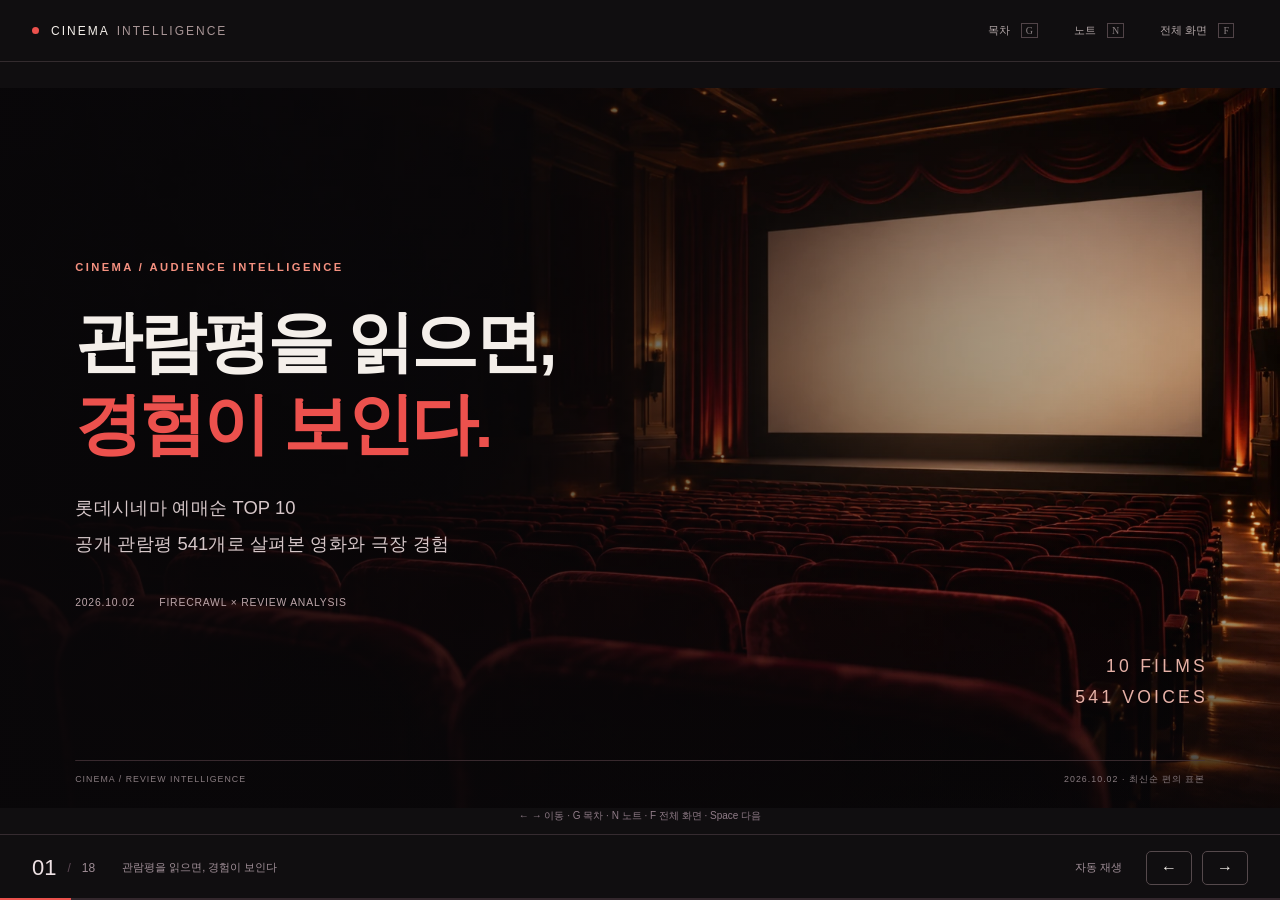
<file: index.html>
<!doctype html><html lang="ko"><head><meta charset="utf-8"><meta name="viewport" content="width=device-width,initial-scale=1"><meta name="theme-color" content="#100e10"><meta name="description" content="롯데시네마 예매순 상위 10편, 공개 관람평 541개 분석. 애니메이션과 인터랙티브 차트로 보는 영화와 극장 경험."><title>관람평을 읽으면, 경험이 보인다 | Cinema Intelligence</title><link rel="stylesheet" href="style.css"></head><body><a class="skip" href="#stage">본문으로 이동</a><header class="app-header"><a class="wordmark" href="#1"><span class="red-dot"></span>CINEMA <b>INTELLIGENCE</b></a><div class="header-actions"><button id="overviewBtn" aria-label="슬라이드 목차">목차 <kbd>G</kbd></button><button id="notesBtn" aria-label="발표자 노트">노트 <kbd>N</kbd></button><button id="fullBtn" aria-label="전체 화면">전체 화면 <kbd>F</kbd></button></div></header><main id="viewport"><div id="stage" tabindex="-1"><section class="slide cover" id="slide-1" aria-label="1. 관람평을 읽으면, 경험이 보인다" data-title="관람평을 읽으면, 경험이 보인다" data-notes="인기 기준은 현재 상영작 목록의 예매순입니다. 541개는 관객 수가 아니라 수집 리뷰 수입니다. 생성 이미지는 분석 결과를 보조하는 콘셉트 이미지입니다."><div class="slide-inner"><div class="cover-copy"><div class="eyebrow reveal">CINEMA / AUDIENCE INTELLIGENCE</div><h1 class="reveal">관람평을 읽으면,<br><em>경험이 보인다.</em></h1><p class="cover-sub reveal">롯데시네마 예매순 TOP 10<br>공개 관람평 541개로 살펴본 영화와 극장 경험</p><div class="cover-meta reveal"><span>2026.10.02</span><span>FIRECRAWL × REVIEW ANALYSIS</span></div></div><div class="cover-stamp reveal">10 FILMS<br>541 VOICES</div></div><footer class="slide-footer"><span>CINEMA / REVIEW INTELLIGENCE</span><span>2026.10.02 · 최신순 편의 표본</span></footer></section><section class="slide " id="slide-2" aria-label="2. 평가의 중심에는 서로 다른 기대가 있다" data-title="평가의 중심에는 서로 다른 기대가 있다" data-notes="전체 표시 리뷰 합계 15,345개 중 541개를 수집했습니다. 감성 결과는 단어 표현의 단서이며 만족도 조사 결과가 아닙니다."><div class="slide-inner"><div class="eyebrow reveal">01 / THE BIG PICTURE</div><h2 class="reveal">평가의 중심에는<br><em>서로 다른 기대</em>가 있다.</h2><p class="lead reveal">배우의 연기, 이야기의 완성도, 그리고 극장에서의 경험.</p><div class="metric-grid"><div class="metric reveal"><span>분석 대상 영화</span><strong data-count="10">0</strong><p>예매순 상위 10편</p></div><div class="metric reveal"><span>수집된 공개 관람평</span><strong data-count="541">0</strong><p>최신순 편의 표본</p></div><div class="metric reveal"><span>전체 관람평 표시 합계</span><strong data-count="15345">0</strong><p>각 상세 페이지의 표시 수 합계</p></div></div><div class="thesis reveal"><span>분석의 관점</span><p>영화의 강점과 관람 경험의 불만을<br>함께 읽어야 개선 지점이 보인다.</p></div></div><footer class="slide-footer"><span>CINEMA / REVIEW INTELLIGENCE</span><span>2026.10.02 · 최신순 편의 표본</span></footer></section><section class="slide " id="slide-3" aria-label="3. 인기는 예매순, 리뷰 규모는 또 다른 축" data-title="인기는 예매순, 리뷰 규모는 또 다른 축" data-notes="오디세이의 전체 리뷰 표시 수가 가장 많지만 예매순은 5위입니다. 예매순과 누적 리뷰 규모는 서로 다른 정보입니다."><div class="slide-inner"><div class="eyebrow reveal">02 / THE COHORT</div><h2 class="reveal">인기는 예매순.<br><em>리뷰 규모는 또 다른 축.</em></h2><p class="lead reveal">예매순 상위 10편 · 막대는 전체 관람평 표시 수</p><div id="cohort" class="chart reveal " aria-live="polite"></div><p class="chart-note">순서는 롯데시네마 목록의 예매순입니다. 막대 길이는 예매율이나 수집 리뷰 수가 아닙니다.</p></div><footer class="slide-footer"><span>CINEMA / REVIEW INTELLIGENCE</span><span>2026.10.02 · 최신순 편의 표본</span></footer></section><section class="slide " id="slide-4" aria-label="4. 동일한 60개도 대표하는 범위가 다르다" data-title="동일한 60개도 대표하는 범위가 다르다" data-notes="541개는 15,345개의 3.53%입니다. VR 콘서트는 표시된 16개를 모두 확보했지만 작은 표본입니다. 영화별 리뷰 작성 기간도 다릅니다."><div class="slide-inner"><div class="eyebrow reveal">03 / SAMPLE COVERAGE</div><h2 class="reveal">같은 60개라도,<br><em>관찰한 범위는 다르다.</em></h2><p class="lead reveal">수집 비중 = 수집 리뷰 / 해당 영화의 전체 관람평 표시 수</p><div id="coverage" class="chart reveal " aria-live="polite"></div><p class="chart-note">100% 수집된 VR 콘서트도 n=16입니다. 표본 비중이 크다고 관객 전체를 대표하는 것은 아닙니다.</p></div><footer class="slide-footer"><span>CINEMA / REVIEW INTELLIGENCE</span><span>2026.10.02 · 최신순 편의 표본</span></footer></section><section class="slide " id="slide-5" aria-label="5. 감성 표현의 분포" data-title="감성 표현의 분포" data-notes="긍정 단서 46.2%를 만족률이라고 말하면 안 됩니다. 반어, 문맥, 장르 기대를 완전히 포착하는 모델이 아닙니다. 혼합은 긍정과 부정 표현이 함께 등장하는 리뷰입니다."><div class="slide-inner"><div class="eyebrow reveal">04 / LANGUAGE SIGNALS</div><h2 class="reveal">칭찬과 불만을 세되,<br><em>만족도로 읽지는 않는다.</em></h2><p class="lead reveal">공개된 표현 사전으로 분류한 541개 리뷰의 언어 단서</p><div class="split"><div><div id="sentiment" class="chart reveal " aria-live="polite"></div></div><div class="signal-copy reveal"><div class="bigline"><b>250</b><span>긍정 단서만 매칭</span></div><div class="bigline"><b>226</b><span>사전 표현 미매칭</span></div><p>‘단서 없음’은 중립이라는 뜻이 아닙니다.<br>짧은 리뷰, 은유, 맞춤법 변형을 놓칠 수 있습니다.</p><div class="pill">규칙 기반 분류 · 정확도 검증 없음</div></div></div><p class="chart-note">긍정 250 · 부정 42 · 혼합 23 · 단서 없음 226. 일부 부정 표현과 굿즈의 오매칭을 보정했습니다.</p></div><footer class="slide-footer"><span>CINEMA / REVIEW INTELLIGENCE</span><span>2026.10.02 · 최신순 편의 표본</span></footer></section><section class="slide " id="slide-6" aria-label="6. 영화마다 표현의 조합이 다르다" data-title="영화마다 표현의 조합이 다르다" data-notes="특히 VR 콘서트는 16개, 암살자(들)는 45개, 나머지 8편은 60개입니다. 분모 차이와 작성 시점 차이를 고려해야 합니다."><div class="slide-inner"><div class="eyebrow reveal">05 / SIGNAL MIX</div><h2 class="reveal">영화마다<br><em>표현의 조합이 다르다.</em></h2><p class="lead reveal">100% 누적 막대 · 영화별 수집 표본 내 비중</p><div id="sentimentMovies" class="chart reveal " aria-live="polite"></div><p class="chart-note">긍정·부정 표현의 매칭 비중입니다. 평점·만족도·영화의 우열을 비교하는 그래프가 아닙니다.</p></div><footer class="slide-footer"><span>CINEMA / REVIEW INTELLIGENCE</span><span>2026.10.02 · 최신순 편의 표본</span></footer></section><section class="slide " id="slide-7" aria-label="7. 서사와 배우가 가장 자주 포착됐다" data-title="서사와 배우가 가장 자주 포착됐다" data-notes="정량 주제는 지정된 키워드의 매칭 수입니다. 굿즈와 포스터 품절 등 표현 사전에 없는 의견도 정성 읽기에서 발견했습니다."><div class="slide-inner"><div class="eyebrow reveal">06 / RECURRING TOPICS</div><h2 class="reveal">리뷰의 반복 주제는<br><em>서사와 배우.</em></h2><p class="lead reveal">주제별 키워드가 매칭된 리뷰 수 · 한 리뷰는 여러 주제에 포함 가능</p><div id="topics" class="chart reveal " aria-live="polite"></div><p class="chart-note">541개 표본 내 키워드 매칭입니다. 주제 합계는 중복을 포함하며 실제 모든 언급을 포착하지 못합니다.</p></div><footer class="slide-footer"><span>CINEMA / REVIEW INTELLIGENCE</span><span>2026.10.02 · 최신순 편의 표본</span></footer></section><section class="slide " id="slide-8" aria-label="8. 각 영화가 만드는 대화는 다르다" data-title="각 영화가 만드는 대화는 다르다" data-notes="비중 모드는 표본 규모 차이를 보정해 보기 위한 기술적 비율입니다. 만족도와는 무관합니다. 리뷰 수 모드도 함께 제공됩니다."><div class="slide-inner"><div class="eyebrow reveal">07 / TOPIC MAP</div><h2 class="reveal">각 영화가 만드는<br><em>대화는 다르다.</em></h2><p class="lead reveal">셀에 마우스를 올리면 주제별 리뷰 수와 표본 내 비중을 확인할 수 있습니다.</p><div class="chart-controls reveal"><button class="mode active" data-heat="rate">표본 내 비중</button><button class="mode" data-heat="count">리뷰 수</button><span>색이 진할수록 매칭 비중이 큽니다</span></div><div id="heatmap" class="chart reveal " aria-live="polite"></div><p class="chart-note">작품별 주제 키워드 빈도이며, 감정의 방향을 보여주는 표가 아닙니다. 복수 주제 매칭을 허용합니다.</p></div><footer class="slide-footer"><span>CINEMA / REVIEW INTELLIGENCE</span><span>2026.10.02 · 최신순 편의 표본</span></footer></section><section class="slide " id="slide-9" aria-label="9. 연기와 서사, 두 개의 평가 축" data-title="연기와 서사, 두 개의 평가 축" data-notes="표현 매칭을 두 축으로 나눈 탐색 그래프입니다. 가능한 사랑은 연기·배우 19개, 서사·연출 12개입니다. 부활남은 각각 17개와 11개입니다."><div class="slide-inner"><div class="eyebrow reveal">08 / TWO AXES</div><h2 class="reveal">연기와 서사.<br><em>두 축을 함께 읽는다.</em></h2><p class="lead reveal">X: 연기·배우 매칭 비중 / Y: 서사·연출 매칭 비중</p><div class="split wide"><div><div id="scatter" class="chart reveal " aria-live="polite"></div></div><div class="side-insight reveal"><span class="rule-number">01</span><h3>가능한 사랑</h3><p>배우의 연기와 난해함·여운이 함께 논의된다.</p><span class="rule-number">02</span><h3>부활남: 더 레드</h3><p>배우의 코믹 연기와 개연성·CG에 대한 의견이 공존한다.</p><span class="rule-number">03</span><h3>인턴</h3><p>배우의 호흡, 원작과 달라진 캐릭터가 주요 해석 지점.</p></div></div><p class="chart-note">좌표는 주제 매칭 비중입니다. 연기력 점수·서사 완성도 점수·인과관계를 의미하지 않습니다.</p></div><footer class="slide-footer"><span>CINEMA / REVIEW INTELLIGENCE</span><span>2026.10.02 · 최신순 편의 표본</span></footer></section><section class="slide " id="slide-10" aria-label="10. 무섭다는 말은 불만과 다르다" data-title="무섭다는 말은 불만과 다르다" data-notes="치이카와는 전체관람가라는 기대와 분위기의 간극이 중요합니다. 공식 등급을 바꾸어 해석하지 않습니다. 옵세션은 공포 장르 기대가 만족과 불편을 함께 만듭니다."><div class="slide-inner"><div class="eyebrow reveal">09 / EXPECTATIONS</div><h2 class="reveal">‘무섭다’는 말은<br><em>장르 기대에 따라 달라진다.</em></h2><p class="lead reveal">공포·강도 주제가 포착된 리뷰를 비교했습니다.</p><div class="dual-cards"><div class="story-card reveal"><span>01 / CUTE MEETS DARK</span><h3>극장판 치이카와</h3><div class="ratio"><b>15</b><small>/ 60개</small></div><p>귀여운 그림체와 어두운 이야기의 간극.<br>분위기에 대한 사전 기대가 반응을 가른다.</p><div class="mini-progress" style="--fill:25%"></div></div><div class="story-card reveal"><span>02 / HORROR AS A REWARD</span><h3>옵세션</h3><div class="ratio"><b>22</b><small>/ 60개</small></div><p>공포의 강도와 잔상이 장르적 재미로 언급.<br>자극·소음에 불편함을 느끼는 반응도 존재한다.</p><div class="mini-progress" style="--fill:36.667%"></div></div></div><p class="chart-note">공포·강도 키워드 매칭 수입니다. 무섭다는 표현을 부정 단어로 일괄 분류하지 않았습니다.</p></div><footer class="slide-footer"><span>CINEMA / REVIEW INTELLIGENCE</span><span>2026.10.02 · 최신순 편의 표본</span></footer></section><section class="slide " id="slide-11" aria-label="11. 작품의 강점과 불만은 공존한다" data-title="작품의 강점과 불만은 공존한다" data-notes="제시한 문장은 원문 직접 인용이 아니라 정성 해석을 압축한 문장입니다. 혼합 표현 7개가 있지만 혼합 표현 비율도 만족도는 아닙니다."><div class="slide-inner"><div class="eyebrow reveal">10 / MIXED EXPERIENCE</div><h2 class="reveal">작품의 강점과 불만은<br><em>같은 리뷰에 공존한다.</em></h2><p class="lead reveal">부활남: 더 레드 · n=60</p><div class="split"><div><div id="revival" class="chart reveal " aria-live="polite"></div></div><div class="quote-panel reveal"><div class="eyebrow">정성 해석 / 원문을 요약</div><h3>“배우와 속도감은 좋지만,<br>CG와 설정은 아쉽다.”</h3><p>코믹 연기와 빠른 흐름은 강점.<br>CG의 어색함과 개연성은 별도의 평가 축.</p><div class="pill">칭찬 한 줄로 불만을 덮지 않기</div></div></div><p class="chart-note">그래프는 주제별 매칭 수입니다. ‘영상·음향·기기’ 11개를 모두 CG 불만으로 해석할 수는 없습니다. 인용부는 여러 리뷰의 요약 문장입니다.</p></div><footer class="slide-footer"><span>CINEMA / REVIEW INTELLIGENCE</span><span>2026.10.02 · 최신순 편의 표본</span></footer></section><section class="slide " id="slide-12" aria-label="12. VR에서는 운영이 콘텐츠가 된다" data-title="VR에서는 운영이 콘텐츠가 된다" data-notes="영상·음향·기기 매칭 5개, 서비스·매너 3개입니다. 이는 각각 31.3%, 18.8%이며 복수 주제 포함 가능입니다. 특정 지점 전체를 부정적으로 규정하지 않습니다."><div class="slide-inner"><div class="eyebrow reveal">11 / EXPERIENCE DESIGN</div><h2 class="reveal">VR에서는<br><em>운영이 콘텐츠가 된다.</em></h2><p class="lead reveal">엔하이픈 브이알콘서트 : 데스티니 · 수집 n=16</p><div class="vr-layout"><div><div id="vr" class="chart reveal " aria-live="polite"></div><div class="vr-text reveal"><p><b>경험의 강점</b> 멤버를 가까이 보는 1인칭 경험</p><p><b>점검할 지점</b> 음량 · 초점 · 무게 · 착용 안내 · 응대</p></div></div><div class="asset-frame reveal"><img src="assets/vr.webp" alt="AI로 생성한 영화관 좌석 위 VR 기기 콘셉트 이미지"><span>AI CONCEPT VISUAL</span></div></div><p class="chart-note">지점 경험은 상반되며 별도 사실 확인이 필요합니다. 작은 표본으로 지점별 서비스의 우열을 판단할 수 없습니다.</p></div><footer class="slide-footer"><span>CINEMA / REVIEW INTELLIGENCE</span><span>2026.10.02 · 최신순 편의 표본</span></footer></section><section class="slide " id="slide-13" aria-label="13. 큰 화면과 음향은 극장의 가치다" data-title="큰 화면과 음향은 극장의 가치다" data-notes="오디세이는 두 주제가 각각 10개와 10개, 인피니티비전 어벤져스는 8개와 4개입니다. 포스터 품절 관련 의견도 정성 읽기에 반영합니다."><div class="slide-inner"><div class="eyebrow reveal">12 / THE BIG-SCREEN VALUE</div><h2 class="reveal">큰 화면과 음향.<br><em>다시 극장을 찾는 이유.</em></h2><p class="lead reveal">극장 경험과 재관람에 관련된 주제 매칭 · 두 영화 모두 n=60</p><div id="rewatch" class="chart reveal " aria-live="polite"></div><div class="takeaway reveal"><span>정성 해석</span><p>오디세이와 어벤져스 앙코르에서는<br>스케일·음향·향수·재관람 경험이 함께 언급됐다.</p></div><p class="chart-note">영상·음향·기기와 재관람·추천 의향의 매칭 수입니다. 실제 재관람률을 추정하지 않습니다.</p></div><footer class="slide-footer"><span>CINEMA / REVIEW INTELLIGENCE</span><span>2026.10.02 · 최신순 편의 표본</span></footer></section><section class="slide " id="slide-14" aria-label="14. 10편의 관람 포인트" data-title="10편의 관람 포인트" data-notes="모든 10편을 한 장에 요약했습니다. 이 표는 추천 순위가 아니며 예매순을 유지합니다. 각 내용은 표본의 정성 해석입니다."><div class="slide-inner"><div class="eyebrow reveal">13 / FILM-BY-FILM</div><h2 class="reveal">10편, <em>10개의 관람 포인트.</em></h2><p class="lead reveal">정량 주제와 리뷰 본문의 정성 해석을 함께 읽었습니다.</p><div class="film-grid"><div class="film-item reveal" style="--i:0"><span class="film-rank">01</span><div><h3>극장판 치이카와: 인어 섬의 비밀</h3><b>귀여움 × 분위기</b><p>캐릭터의 매력과 어두운 이야기의 간극</p></div></div><div class="film-item reveal" style="--i:1"><span class="film-rank">02</span><div><h3>암살자(들)</h3><b>몰입 × 해석 논쟁</b><p>긴장감·연기와 역사 해석에 대한 상반된 반응</p></div></div><div class="film-item reveal" style="--i:2"><span class="film-rank">03</span><div><h3>부활남: 더 레드</h3><b>배우 × CG</b><p>코믹 연기·속도감과 설정·CG의 아쉬움</p></div></div><div class="film-item reveal" style="--i:3"><span class="film-rank">04</span><div><h3>타짜: 벨제붑의 노래</h3><b>오락성 × 원작 기대</b><p>배우·재미와 첫 작품 비교·포커 이해</p></div></div><div class="film-item reveal" style="--i:4"><span class="film-rank">05</span><div><h3>오디세이</h3><b>스케일 × 재관람</b><p>큰 화면·음향과 긴 러닝타임</p></div></div><div class="film-item reveal" style="--i:5"><span class="film-rank">06</span><div><h3>인턴</h3><b>호흡 × 리메이크</b><p>배우들의 합과 캐릭터 변경에 대한 평가</p></div></div><div class="film-item reveal" style="--i:6"><span class="film-rank">07</span><div><h3>가능한 사랑</h3><b>연기 × 난해함</b><p>여운·몰입과 이해의 어려움</p></div></div><div class="film-item reveal" style="--i:7"><span class="film-rank">08</span><div><h3>엔하이픈 브이알콘서트 : 데스티니</h3><b>근접 경험 × 운영</b><p>VR의 몰입과 기기·음향·응대</p></div></div><div class="film-item reveal" style="--i:8"><span class="film-rank">09</span><div><h3>옵세션</h3><b>공포 × 자극</b><p>장르적 재미와 소음·불편</p></div></div><div class="film-item reveal" style="--i:9"><span class="film-rank">10</span><div><h3>(인피니티비전)어벤져스: 엔드게임 앙코르</h3><b>향수 × 특별관</b><p>재관람 감동과 좌석·특전 경험</p></div></div></div></div><footer class="slide-footer"><span>CINEMA / REVIEW INTELLIGENCE</span><span>2026.10.02 · 최신순 편의 표본</span></footer></section><section class="slide " id="slide-15" aria-label="15. 먼저 바꿀 것은 경험의 작은 마찰" data-title="먼저 바꿀 것은 경험의 작은 마찰" data-notes="운영의 우선순위는 정량 점수 순위가 아닌 리뷰에서 발견한 점검 과제입니다. 모든 서비스 관련 주장은 현장 확인 후 조치해야 합니다."><div class="slide-inner"><div class="eyebrow reveal">14 / ACTIONABLE INSIGHTS</div><h2 class="reveal">먼저 바꿀 것은,<br><em>경험의 작은 마찰.</em></h2><p class="lead reveal">리뷰에서 발견한 문제를 운영 점검과 관객 안내로 연결합니다.</p><div class="action-layout"><div class="action-stack"><div class="action reveal"><b>01</b><div><h3>특전 안내를 구체적으로</h3><p>지점별 수량·소진 상태를 안내하고 기대와 현실의 간극을 줄이기</p></div></div><div class="action reveal"><b>02</b><div><h3>VR의 기본 경험을 안정적으로</h3><p>음량·초점·착용 지원·직원 응대를 현장에서 확인하기</p></div></div><div class="action reveal"><b>03</b><div><h3>관람 전 기대를 정확하게</h3><p>공포의 강도·러닝타임·특별관·원작과의 차이를 설명하기</p></div></div></div><div class="asset-frame reveal"><img src="assets/tickets.webp" alt="AI로 생성한 빈 티켓과 수집 카드의 콘셉트 이미지"><span>AI CONCEPT VISUAL</span></div></div><p class="chart-note">제안은 표본에서 도출한 점검 방향입니다. 효과 크기나 매출 증가를 검증한 결과는 아닙니다.</p></div><footer class="slide-footer"><span>CINEMA / REVIEW INTELLIGENCE</span><span>2026.10.02 · 최신순 편의 표본</span></footer></section><section class="slide " id="slide-16" aria-label="16. 데이터가 말하는 범위를 지킨다" data-title="데이터가 말하는 범위를 지킨다" data-notes="의도한 모집단에 대한 무작위 표본이 아니므로 신뢰구간이나 유의성 검정을 제시하지 않습니다. 원문에 들어 있는 역사 주장과 일정은 사실 검증 자료가 아닙니다."><div class="slide-inner"><div class="eyebrow reveal">15 / METHODOLOGY</div><h2 class="reveal">데이터가 말하는<br><em>범위를 지킨다.</em></h2><p class="lead reveal">결과를 신뢰하려면 수집과 분석의 경계를 함께 보여줘야 합니다.</p><div class="method-grid"><div class="method reveal"><span>COLLECTION</span><h3>Firecrawl · 공개 페이지</h3><p>2026.10.02 KST 수집<br>예매순 TOP 10 · 최신순 리뷰<br>영화별 16~60개 확보</p></div><div class="method reveal"><span>CLASSIFICATION</span><h3>사전 매칭 · 복수 주제</h3><p>긍정 / 부정 / 혼합 / 단서 없음<br>원문과 매칭 표현으로 확인 가능<br>평점은 확보되지 않아 미제공</p></div><div class="method reveal"><span>LIMITATIONS</span><h3>편의 표본 · 시점 차이</h3><p>영화별 작성 기간이 다름<br>짧은 리뷰·다른 영화 중심 리뷰 포함<br>관람평은 전체 관객을 대표하지 않음</p></div><div class="method reveal"><span>NEXT STUDY</span><h3>기간과 표본을 맞추기</h3><p>동일 기간·최신순 + 공감순<br>실제 평점은 별도 수집<br>사전·분류 정확도 검증 필요</p></div></div><p class="chart-note">목록 최초 응답은 Firecrawl 캐시를 허용했습니다. 이미지 에셋은 생성형 AI 콘셉트이며 실제 영화 장면·시설 사진이 아닙니다.</p></div><footer class="slide-footer"><span>CINEMA / REVIEW INTELLIGENCE</span><span>2026.10.02 · 최신순 편의 표본</span></footer></section><section class="slide cover closing" id="slide-17" aria-label="17. 좋은 영화 경험은 화면 밖에서도 완성된다" data-title="좋은 영화 경험은 화면 밖에서도 완성된다" data-notes="덱의 결론은 표본의 정성 해석입니다. 작품의 강점을 전달하면서 운영에서 생기는 불편을 점검하자는 제안입니다."><div class="slide-inner"><div class="cover-copy"><div class="eyebrow reveal">THE TAKEAWAY</div><h1 class="reveal">좋은 영화 경험은<br><em>화면 밖에서도<br>완성된다.</em></h1><p class="cover-sub reveal">영화의 강점을 알리고,<br>관람 경험의 마찰을 줄이는 것.</p><div class="cover-meta reveal"><a href="data/movies.csv" download>영화 데이터 CSV ↗</a><a href="data/summary.json" download>분석 집계 JSON ↗</a></div></div></div><footer class="slide-footer"><span>CINEMA / REVIEW INTELLIGENCE</span><span>2026.10.02 · 최신순 편의 표본</span></footer></section><section class="slide " id="slide-18" aria-label="18. 출처와 분석 자료" data-title="출처와 분석 자료" data-notes="덱의 그래프는 집계 데이터를 사용합니다. 저장소에는 원본 수집·분석 자료도 보관했습니다. API 키와 .env는 포함하지 않습니다."><div class="slide-inner"><div class="eyebrow reveal">APPENDIX / SOURCES</div><h2 class="reveal">출처와 <em>분석 자료.</em></h2><p class="lead reveal">각 제목을 클릭하면 롯데시네마 상세 페이지로 이동합니다.</p><div class="source-grid"><a class="source-link reveal" href="https://www.lottecinema.co.kr/NLCHS/Movie/MovieDetailView?movie=24708" target="_blank" rel="noopener"><span>01</span><b>극장판 치이카와: 인어 섬의 비밀</b><small>n=60 · 전체 표시 386 ↗</small></a><a class="source-link reveal" href="https://www.lottecinema.co.kr/NLCHS/Movie/MovieDetailView?movie=24623" target="_blank" rel="noopener"><span>02</span><b>암살자(들)</b><small>n=45 · 전체 표시 2,964 ↗</small></a><a class="source-link reveal" href="https://www.lottecinema.co.kr/NLCHS/Movie/MovieDetailView?movie=24724" target="_blank" rel="noopener"><span>03</span><b>부활남: 더 레드</b><small>n=60 · 전체 표시 448 ↗</small></a><a class="source-link reveal" href="https://www.lottecinema.co.kr/NLCHS/Movie/MovieDetailView?movie=24654" target="_blank" rel="noopener"><span>04</span><b>타짜: 벨제붑의 노래</b><small>n=60 · 전체 표시 1,848 ↗</small></a><a class="source-link reveal" href="https://www.lottecinema.co.kr/NLCHS/Movie/MovieDetailView?movie=24128" target="_blank" rel="noopener"><span>05</span><b>오디세이</b><small>n=60 · 전체 표시 5,624 ↗</small></a><a class="source-link reveal" href="https://www.lottecinema.co.kr/NLCHS/Movie/MovieDetailView?movie=24751" target="_blank" rel="noopener"><span>06</span><b>인턴</b><small>n=60 · 전체 표시 2,201 ↗</small></a><a class="source-link reveal" href="https://www.lottecinema.co.kr/NLCHS/Movie/MovieDetailView?movie=24725" target="_blank" rel="noopener"><span>07</span><b>가능한 사랑</b><small>n=60 · 전체 표시 420 ↗</small></a><a class="source-link reveal" href="https://www.lottecinema.co.kr/NLCHS/Movie/MovieDetailView?movie=24971" target="_blank" rel="noopener"><span>08</span><b>엔하이픈 브이알콘서트 : 데스티니</b><small>n=16 · 전체 표시 16 ↗</small></a><a class="source-link reveal" href="https://www.lottecinema.co.kr/NLCHS/Movie/MovieDetailView?movie=24868" target="_blank" rel="noopener"><span>09</span><b>옵세션</b><small>n=60 · 전체 표시 1,211 ↗</small></a><a class="source-link reveal" href="https://www.lottecinema.co.kr/NLCHS/Movie/MovieDetailView?movie=24982" target="_blank" rel="noopener"><span>10</span><b>(인피니티비전)어벤져스: 엔드게임 앙코르</b><small>n=60 · 전체 표시 227 ↗</small></a></div><div class="source-footer reveal"><a href="https://www.lottecinema.co.kr/NLCHS/Movie/List?flag=1" target="_blank" rel="noopener">현재 상영작 · 예매순 ↗</a><a href="data/summary.json" download>집계와 표현 사전 JSON ↗</a><a href="assets/prompts.md">이미지 생성 프롬프트 ↗</a><p>Firecrawl 수집 · 2026.10.02 KST / 공개 리뷰의 규칙 기반 분석 및 정성 해석</p></div></div><footer class="slide-footer"><span>CINEMA / REVIEW INTELLIGENCE</span><span>2026.10.02 · 최신순 편의 표본</span></footer></section></div></main><nav class="deck-nav" aria-label="슬라이드 이동"><div class="slide-status"><span id="position">01</span><span class="divider">/</span><span>18</span><span id="currentTitle"></span></div><div class="nav-actions"><button id="autoBtn" aria-label="자동 재생">자동 재생</button><button id="prev" aria-label="이전 슬라이드">←</button><button id="next" aria-label="다음 슬라이드">→</button></div><div class="progress"><span id="progress"></span></div></nav><div id="overview" class="overlay" hidden><div class="overlay-top"><h2>슬라이드 목차</h2><button id="closeOverview">닫기 ×</button></div><div id="overviewGrid"></div></div><aside id="notes" hidden><h3>발표자 노트</h3><p id="noteText"></p><button id="closeNotes">닫기</button></aside><div id="tooltip" role="tooltip" hidden></div><div class="keyboard-help">← → 이동 · G 목차 · N 노트 · F 전체 화면 · Space 다음</div><script id="analysis" type="application/json">{"movies": [{"rank": 1, "movie_id": "24708", "movie": "극장판 치이카와: 인어 섬의 비밀", "release": "2026.09.30", "runtime": 99, "total_reviews": 386, "sample_reviews": 60, "coverage_pct": 15.54, "duplicates_removed": 0, "oldest_review": "2026-10-01 14:35", "latest_review": "2026-10-02 09:19", "source_url": "https://www.lottecinema.co.kr/NLCHS/Movie/MovieDetailView?movie=24708", "collected_at": "2026-10-02T11:14:37.706669+09:00", "raw_file": "24708_expanded.json", "sentiment_counts": {"긍정 단서": 30, "단서 없음": 22, "부정 단서": 3, "혼합 단서": 5}, "theme_counts": {"연기·배우": 0, "서사·연출": 17, "몰입·속도": 5, "영상·음향·기기": 0, "원작·시리즈 비교": 0, "역사·사회 해석": 0, "공포·강도": 15, "굿즈·특전": 5, "극장 서비스·매너": 0, "재관람·추천 의향": 3}}, {"rank": 2, "movie_id": "24623", "movie": "암살자(들)", "release": "2026.09.23", "runtime": 131, "total_reviews": 2964, "sample_reviews": 45, "coverage_pct": 1.52, "duplicates_removed": 0, "oldest_review": "2026-10-02 01:08", "latest_review": "2026-10-02 11:11", "source_url": "https://www.lottecinema.co.kr/NLCHS/Movie/MovieDetailView?movie=24623", "collected_at": "2026-10-02T11:14:37.975497+09:00", "raw_file": "24623_expanded.json", "sentiment_counts": {"혼합 단서": 1, "긍정 단서": 23, "단서 없음": 16, "부정 단서": 5}, "theme_counts": {"연기·배우": 10, "서사·연출": 5, "몰입·속도": 11, "영상·음향·기기": 0, "원작·시리즈 비교": 0, "역사·사회 해석": 18, "공포·강도": 0, "굿즈·특전": 0, "극장 서비스·매너": 0, "재관람·추천 의향": 4}}, {"rank": 3, "movie_id": "24724", "movie": "부활남: 더 레드", "release": "2026.09.30", "runtime": 101, "total_reviews": 448, "sample_reviews": 60, "coverage_pct": 13.39, "duplicates_removed": 0, "oldest_review": "2026-10-01 21:39", "latest_review": "2026-10-02 11:08", "source_url": "https://www.lottecinema.co.kr/NLCHS/Movie/MovieDetailView?movie=24724", "collected_at": "2026-10-02T11:14:57.520067+09:00", "raw_file": "24724_expanded.json", "sentiment_counts": {"긍정 단서": 29, "부정 단서": 8, "단서 없음": 16, "혼합 단서": 7}, "theme_counts": {"연기·배우": 17, "서사·연출": 11, "몰입·속도": 8, "영상·음향·기기": 11, "원작·시리즈 비교": 6, "역사·사회 해석": 1, "공포·강도": 0, "굿즈·특전": 0, "극장 서비스·매너": 1, "재관람·추천 의향": 5}}, {"rank": 4, "movie_id": "24654", "movie": "타짜: 벨제붑의 노래", "release": "2026.09.23", "runtime": 129, "total_reviews": 1848, "sample_reviews": 60, "coverage_pct": 3.25, "duplicates_removed": 0, "oldest_review": "2026-10-01 20:03", "latest_review": "2026-10-02 11:00", "source_url": "https://www.lottecinema.co.kr/NLCHS/Movie/MovieDetailView?movie=24654", "collected_at": "2026-10-02T11:14:59.089730+09:00", "raw_file": "24654_expanded.json", "sentiment_counts": {"혼합 단서": 2, "부정 단서": 3, "단서 없음": 23, "긍정 단서": 32}, "theme_counts": {"연기·배우": 10, "서사·연출": 4, "몰입·속도": 2, "영상·음향·기기": 0, "원작·시리즈 비교": 8, "역사·사회 해석": 0, "공포·강도": 2, "굿즈·특전": 0, "극장 서비스·매너": 1, "재관람·추천 의향": 4}}, {"rank": 5, "movie_id": "24128", "movie": "오디세이", "release": "2026.08.05", "runtime": 172, "total_reviews": 5624, "sample_reviews": 60, "coverage_pct": 1.07, "duplicates_removed": 0, "oldest_review": "2026-09-29 00:26", "latest_review": "2026-10-02 10:12", "source_url": "https://www.lottecinema.co.kr/NLCHS/Movie/MovieDetailView?movie=24128", "collected_at": "2026-10-02T11:15:18.466695+09:00", "raw_file": "24128_expanded.json", "sentiment_counts": {"긍정 단서": 31, "단서 없음": 28, "혼합 단서": 1}, "theme_counts": {"연기·배우": 4, "서사·연출": 10, "몰입·속도": 5, "영상·음향·기기": 10, "원작·시리즈 비교": 1, "역사·사회 해석": 2, "공포·강도": 0, "굿즈·특전": 0, "극장 서비스·매너": 1, "재관람·추천 의향": 10}}, {"rank": 6, "movie_id": "24751", "movie": "인턴", "release": "2026.09.16", "runtime": 132, "total_reviews": 2201, "sample_reviews": 60, "coverage_pct": 2.73, "duplicates_removed": 0, "oldest_review": "2026-09-30 22:45", "latest_review": "2026-10-02 10:35", "source_url": "https://www.lottecinema.co.kr/NLCHS/Movie/MovieDetailView?movie=24751", "collected_at": "2026-10-02T11:15:20.642996+09:00", "raw_file": "24751_expanded.json", "sentiment_counts": {"긍정 단서": 28, "단서 없음": 26, "부정 단서": 4, "혼합 단서": 2}, "theme_counts": {"연기·배우": 12, "서사·연출": 9, "몰입·속도": 0, "영상·음향·기기": 1, "원작·시리즈 비교": 11, "역사·사회 해석": 0, "공포·강도": 0, "굿즈·특전": 0, "극장 서비스·매너": 1, "재관람·추천 의향": 3}}, {"rank": 7, "movie_id": "24725", "movie": "가능한 사랑", "release": "2026.09.23", "runtime": 164, "total_reviews": 420, "sample_reviews": 60, "coverage_pct": 14.29, "duplicates_removed": 0, "oldest_review": "2026-09-30 12:17", "latest_review": "2026-10-02 10:31", "source_url": "https://www.lottecinema.co.kr/NLCHS/Movie/MovieDetailView?movie=24725", "collected_at": "2026-10-02T11:15:39.760047+09:00", "raw_file": "24725_expanded.json", "sentiment_counts": {"단서 없음": 35, "긍정 단서": 20, "부정 단서": 4, "혼합 단서": 1}, "theme_counts": {"연기·배우": 19, "서사·연출": 12, "몰입·속도": 6, "영상·음향·기기": 2, "원작·시리즈 비교": 0, "역사·사회 해석": 3, "공포·강도": 0, "굿즈·특전": 0, "극장 서비스·매너": 1, "재관람·추천 의향": 2}}, {"rank": 8, "movie_id": "24971", "movie": "엔하이픈 브이알콘서트 : 데스티니", "release": "2026.09.18", "runtime": 52, "total_reviews": 16, "sample_reviews": 16, "coverage_pct": 100.0, "duplicates_removed": 0, "oldest_review": "2026-09-18 15:05", "latest_review": "2026-10-01 17:45", "source_url": "https://www.lottecinema.co.kr/NLCHS/Movie/MovieDetailView?movie=24971", "collected_at": "2026-10-02T11:15:38.612135+09:00", "raw_file": "24971_expanded.json", "sentiment_counts": {"혼합 단서": 2, "단서 없음": 6, "부정 단서": 5, "긍정 단서": 3}, "theme_counts": {"연기·배우": 0, "서사·연출": 1, "몰입·속도": 0, "영상·음향·기기": 5, "원작·시리즈 비교": 3, "역사·사회 해석": 0, "공포·강도": 0, "굿즈·특전": 0, "극장 서비스·매너": 3, "재관람·추천 의향": 1}}, {"rank": 9, "movie_id": "24868", "movie": "옵세션", "release": "2026.09.02", "runtime": 109, "total_reviews": 1211, "sample_reviews": 60, "coverage_pct": 4.95, "duplicates_removed": 0, "oldest_review": "2026-09-29 09:25", "latest_review": "2026-10-02 09:35", "source_url": "https://www.lottecinema.co.kr/NLCHS/Movie/MovieDetailView?movie=24868", "collected_at": "2026-10-02T11:15:59.019382+09:00", "raw_file": "24868_expanded.json", "sentiment_counts": {"단서 없음": 29, "긍정 단서": 23, "혼합 단서": 2, "부정 단서": 6}, "theme_counts": {"연기·배우": 4, "서사·연출": 6, "몰입·속도": 2, "영상·음향·기기": 4, "원작·시리즈 비교": 0, "역사·사회 해석": 0, "공포·강도": 22, "굿즈·특전": 0, "극장 서비스·매너": 0, "재관람·추천 의향": 6}}, {"rank": 10, "movie_id": "24982", "movie": "(인피니티비전)어벤져스: 엔드게임 앙코르", "release": "2026.09.23", "runtime": 186, "total_reviews": 227, "sample_reviews": 60, "coverage_pct": 26.43, "duplicates_removed": 0, "oldest_review": "2026-09-27 19:58", "latest_review": "2026-10-02 05:07", "source_url": "https://www.lottecinema.co.kr/NLCHS/Movie/MovieDetailView?movie=24982", "collected_at": "2026-10-02T11:16:00.294388+09:00", "raw_file": "24982_expanded.json", "sentiment_counts": {"단서 없음": 25, "긍정 단서": 31, "부정 단서": 4}, "theme_counts": {"연기·배우": 0, "서사·연출": 1, "몰입·속도": 2, "영상·음향·기기": 8, "원작·시리즈 비교": 1, "역사·사회 해석": 3, "공포·강도": 0, "굿즈·특전": 0, "극장 서비스·매너": 1, "재관람·추천 의향": 4}}], "sentiment": {"긍정 단서": 250, "부정 단서": 42, "혼합 단서": 23, "단서 없음": 226}, "sample_total": 541, "display_total": 15345, "method": {"positive_terms": ["재밌", "재미있", "재미있었", "재미있게", "재밋", "재미씀", "재미지", "잼있", "잼나", "잼씀", "꿀잼", "즐겁", "즐거", "즐감", "잘 봤", "잘봤", "잘 보았", "잘보았", "좋았", "좋아", "좋다", "좋네", "좋은", "좋고", "좋음", "좋게", "좋아요", "최고", "명작", "추천", "감동", "귀엽", "귀여", "귀요", "기여", "웅장", "흥미", "볼만", "굿", "만족", "훌륭", "사랑스", "케미", "캐미", "통쾌", "짜릿", "명연기", "몰입감", "몰입도 높", "노련"], "negative_terms": ["지루", "노잼", "재미없", "재미가 없", "잼없", "별로", "아쉽", "아쉬", "최악", "아까", "불친절", "불쾌", "실패", "납득이 안", "이해가 안", "이해가 안된", "이해가 안되", "난해", "조잡", "구리", "구려", "구린", "엉성", "어색", "부족", "밍밍", "시끄럽", "졸려", "안맞", "안 맞", "후회", "왜곡", "날조", "선동물", "안볼", "실망", "더러", "심드렁", "안좋", "안 좋", "안맞", "힘들", "집중이 깨", "떨어져서", "한숨쉬", "뭘까", "모르겠다", "답답", "올드"], "theme_terms": {"연기·배우": ["연기", "배우", "구교환", "신승호", "강기영", "최민식", "한소희", "설경구", "전도연", "변요한", "노재원", "캐미", "케미"], "서사·연출": ["스토리", "서사", "연출", "개연성", "결말", "엔딩", "전개", "캐릭터", "캐릭", "감독", "여운", "내용"], "몰입·속도": ["몰입", "긴장", "박진감", "속도", "순삭", "지루", "졸려", "후딱"], "영상·음향·기기": ["cg", "그래픽", "음향", "음량", "소리", "시끄럽", "웅장", "스케일", "화질", "초점", "기기", "광음", "인피니티", "스크린"], "원작·시리즈 비교": ["원작", "웹툰", "리메이크", "1편", "1탄", "타짜1", "시리즈", "마녀", "첫 브이알", "작년 브이알", "처음했던"], "역사·사회 해석": ["역사", "왜곡", "언론", "진실", "고증", "시대", "논란", "자유", "평등", "계층"], "공포·강도": ["공포", "무섭", "무서", "기괴", "섬뜩", "소름", "충격", "다크", "심연", "전체관람가", "미드소마"], "굿즈·특전": ["굿즈", "경품", "특전"], "극장 서비스·매너": ["직원", "불친절", "관람매너", "잡담", "시끄러웠", "핸드폰", "리클라이너", "응대"], "재관람·추천 의향": ["다시 보", "다시보", "또 보", "또보", "한번더", "한 번 더", "n차", "3번째", "두번", "2번", "추천", "꼭 보", "꼭보", "보러가", "보세요"]}, "classification": "substring matching; mixed if both positive and negative cues; no cues is unclassified"}}</script><script src="deck.js"></script></body></html>
</file>
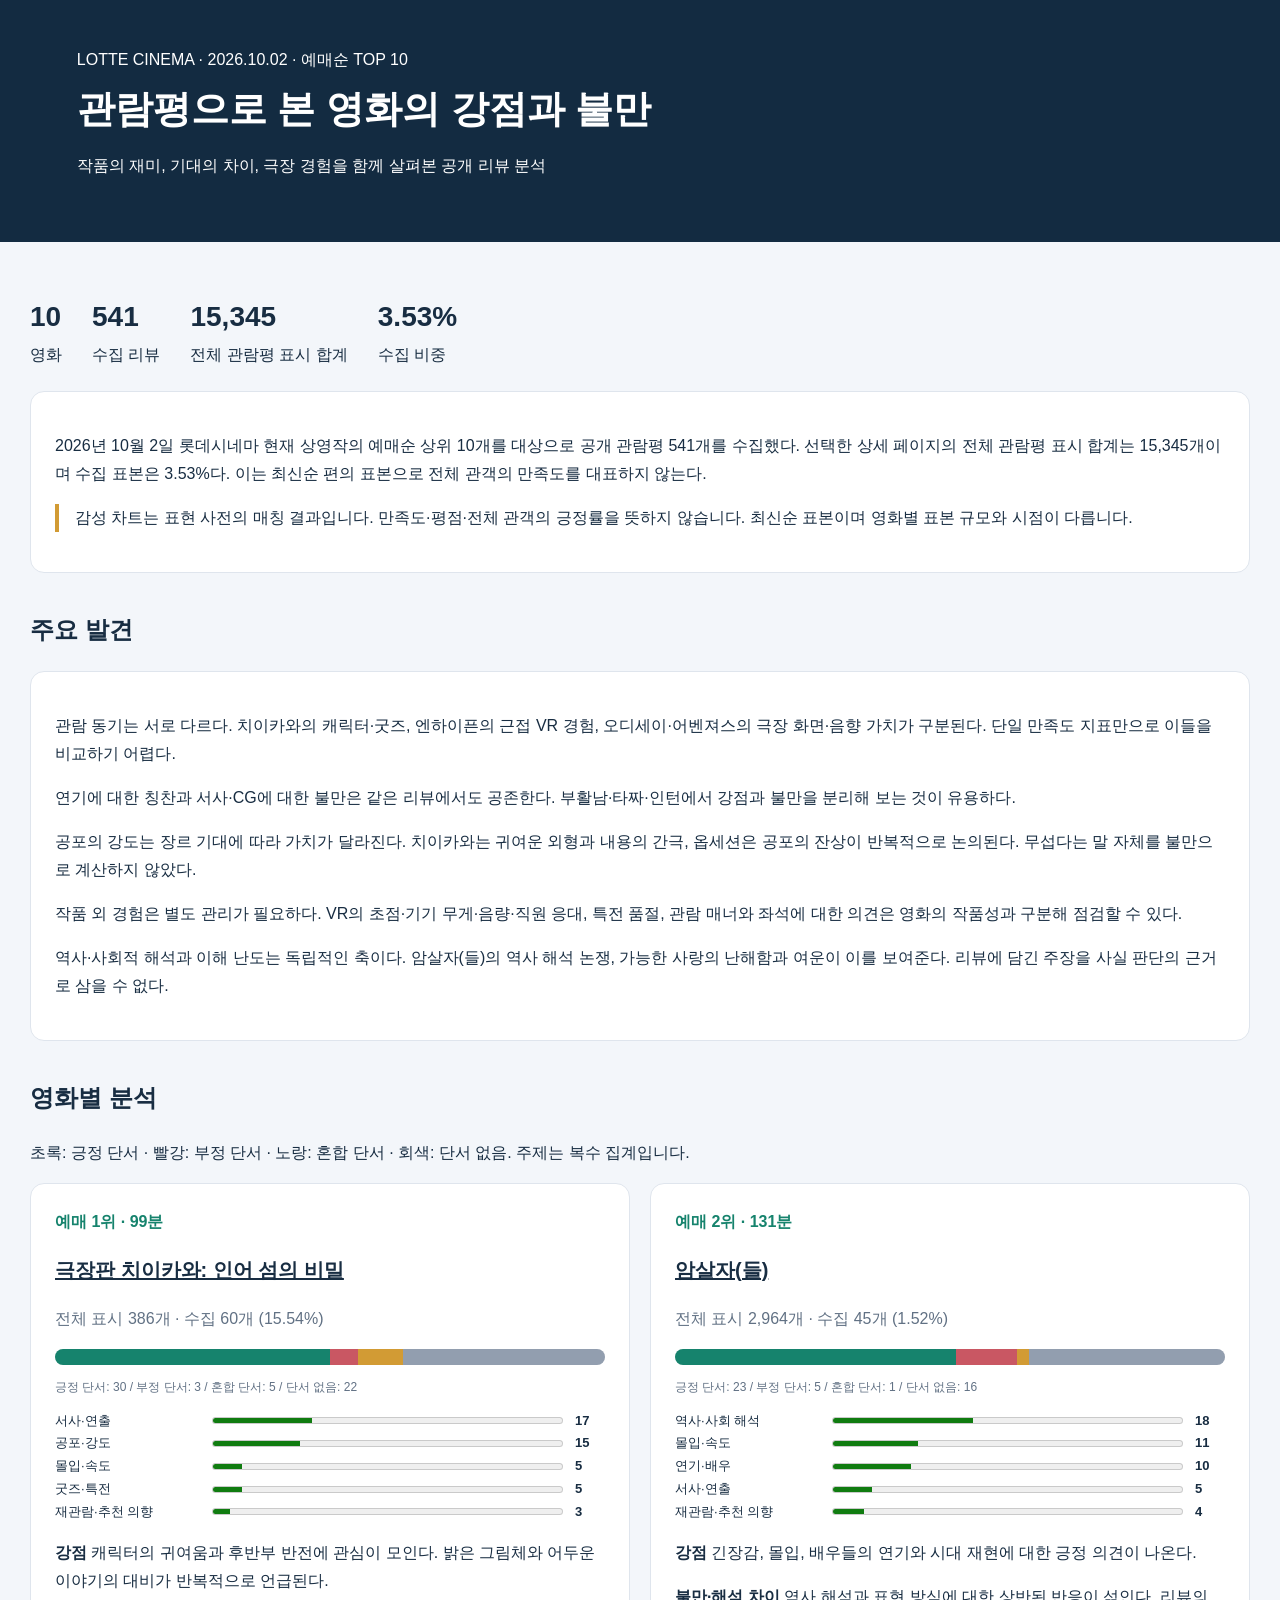
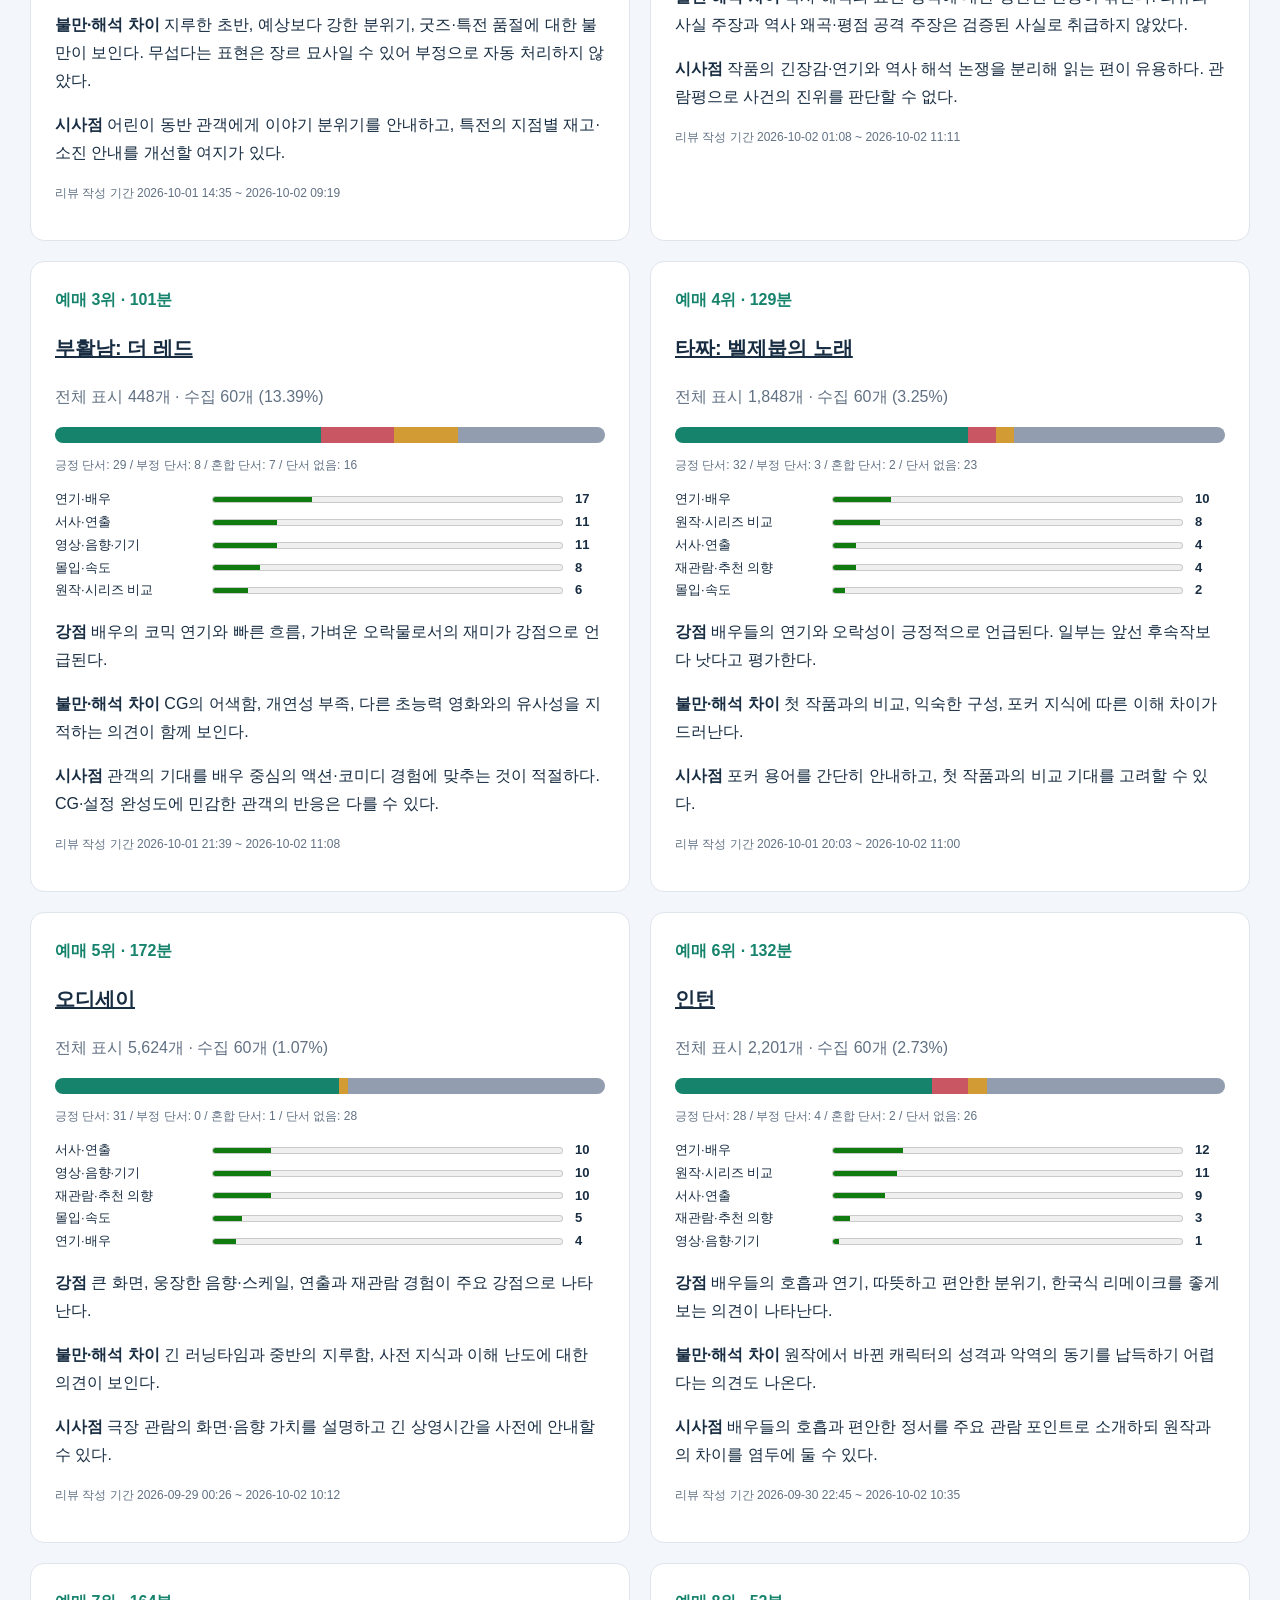
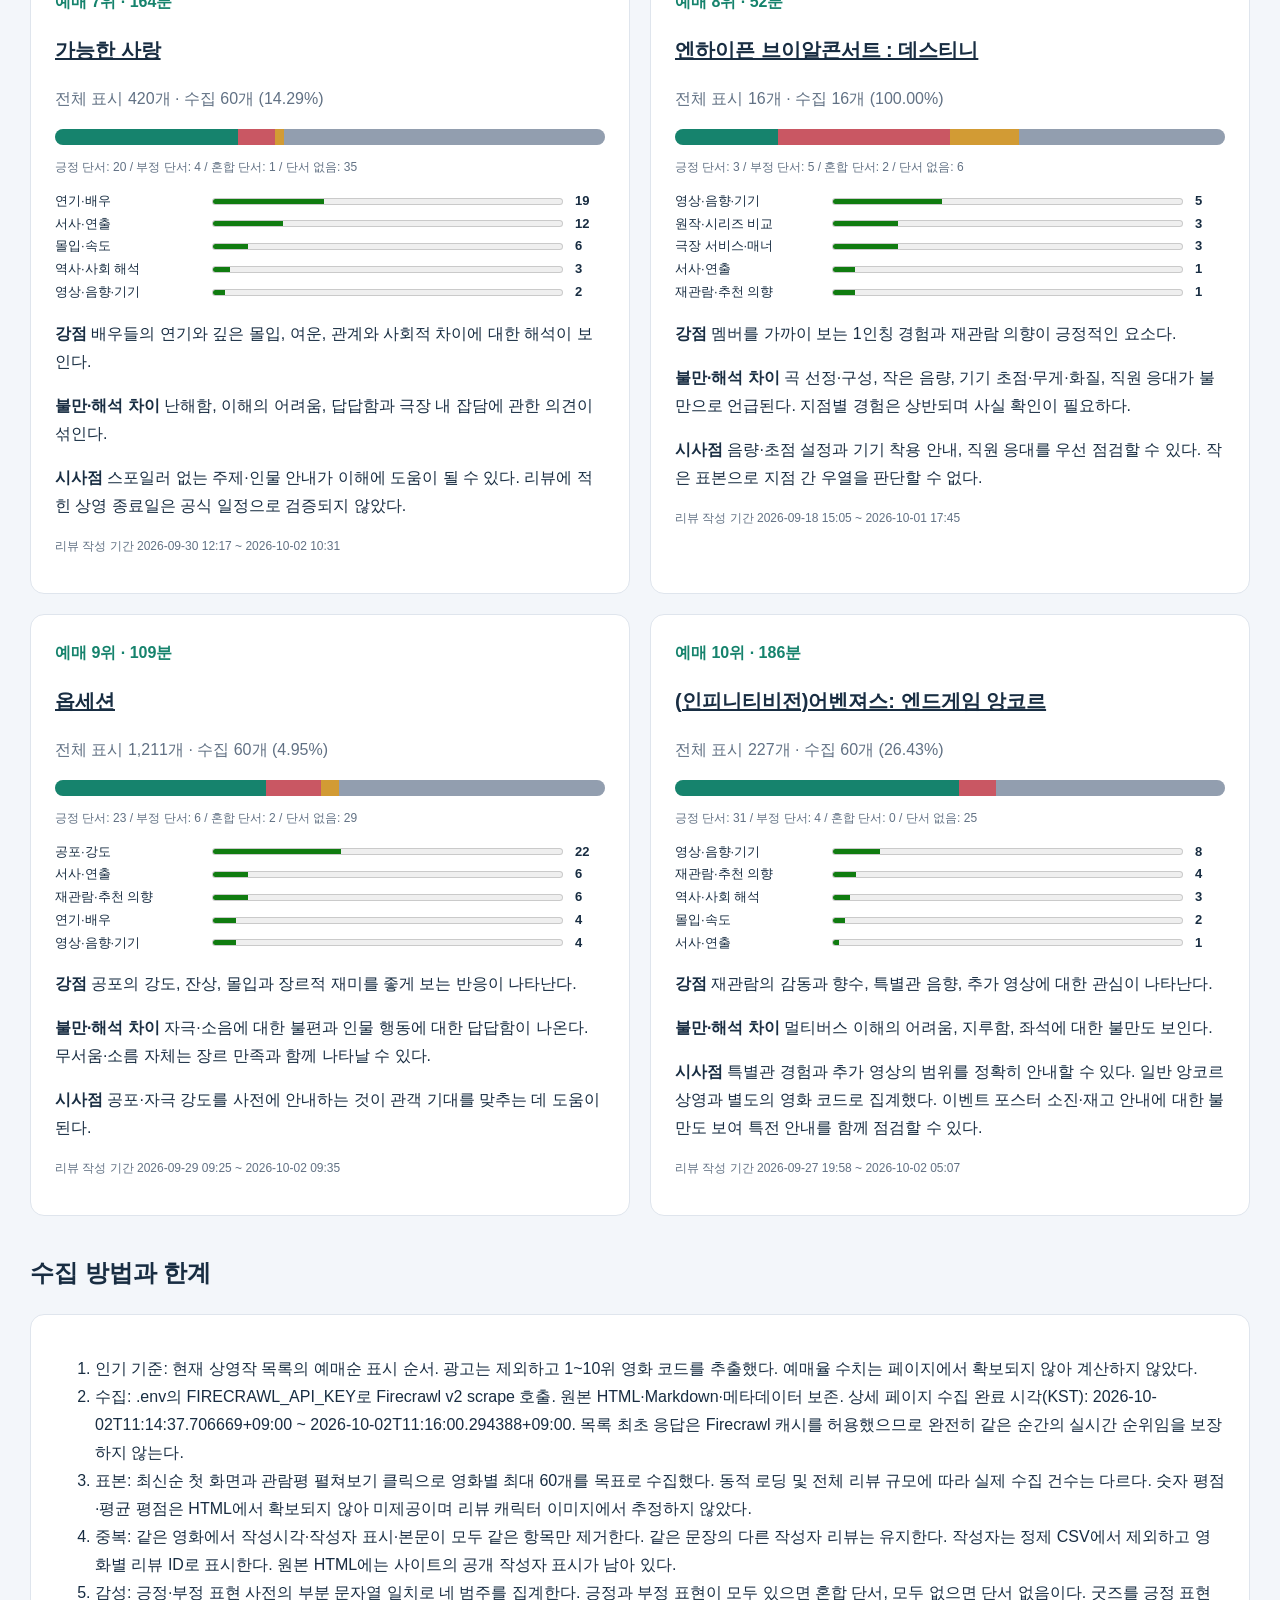
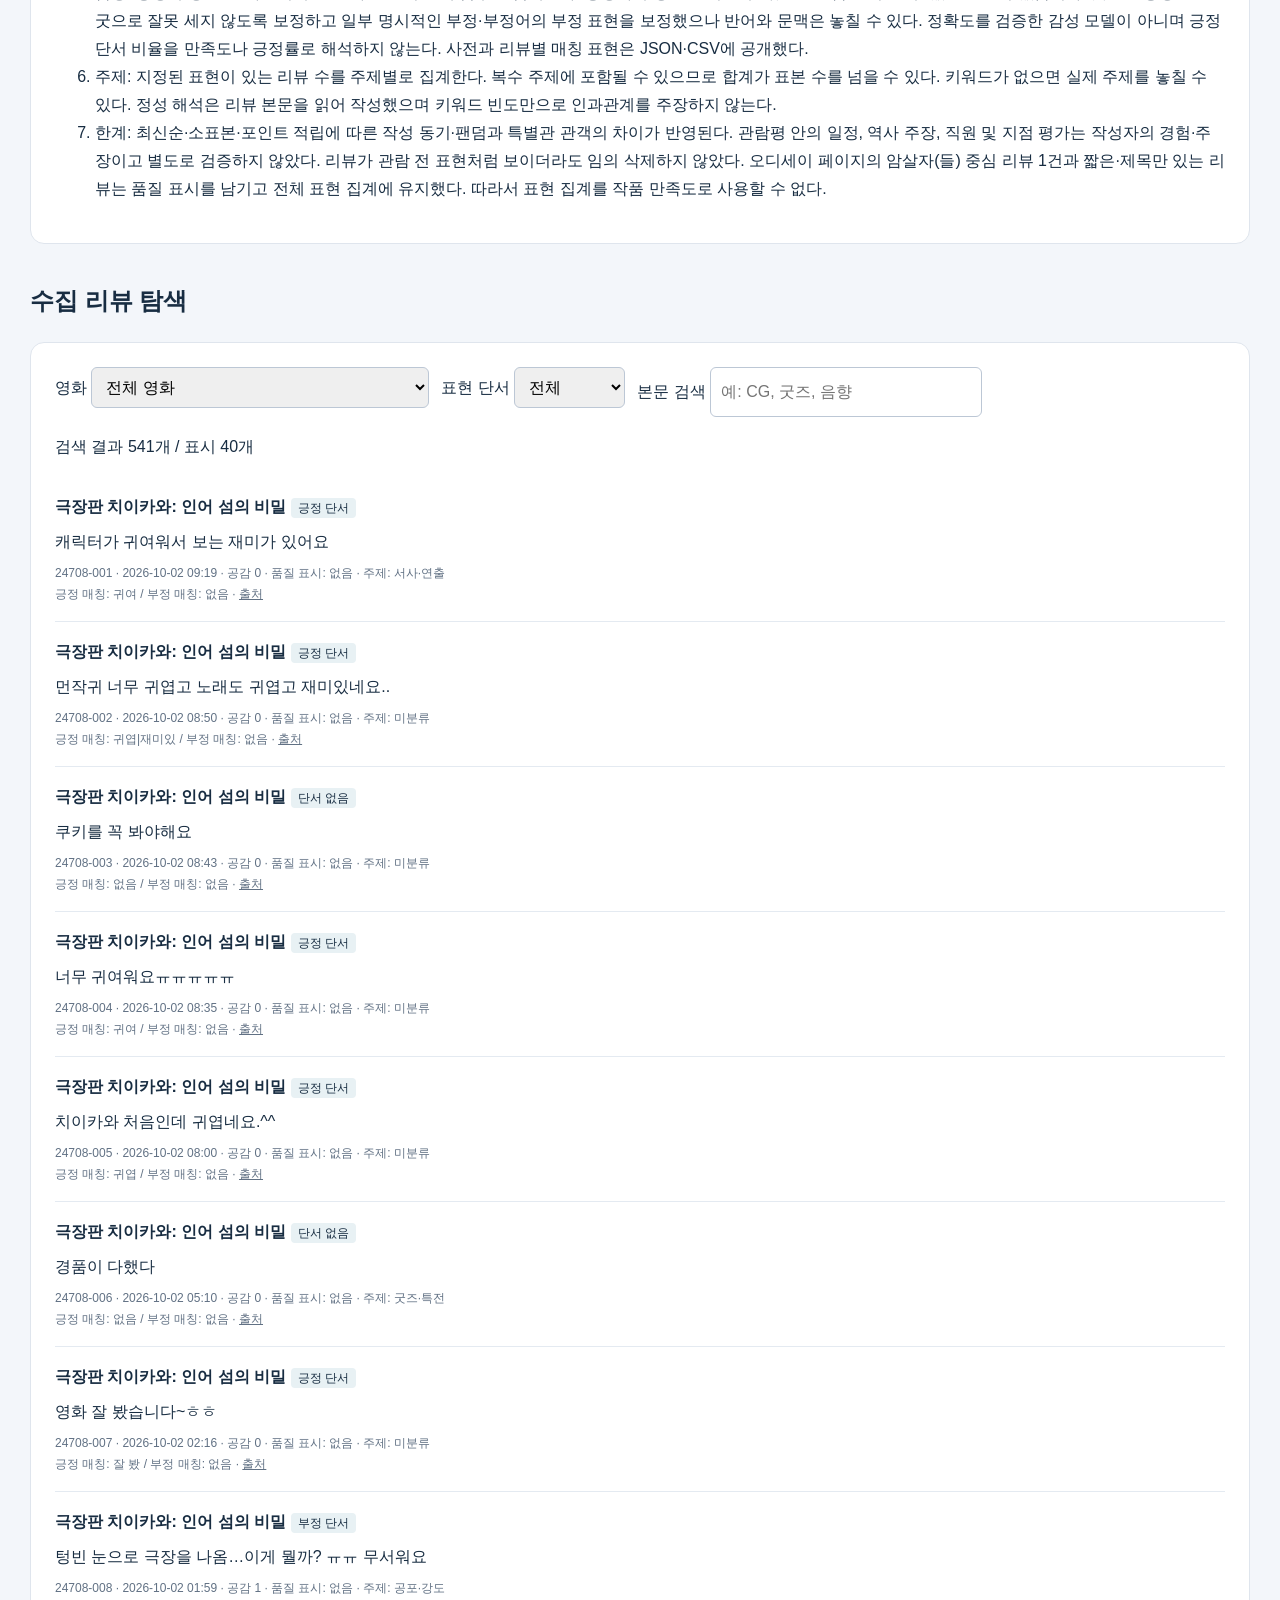
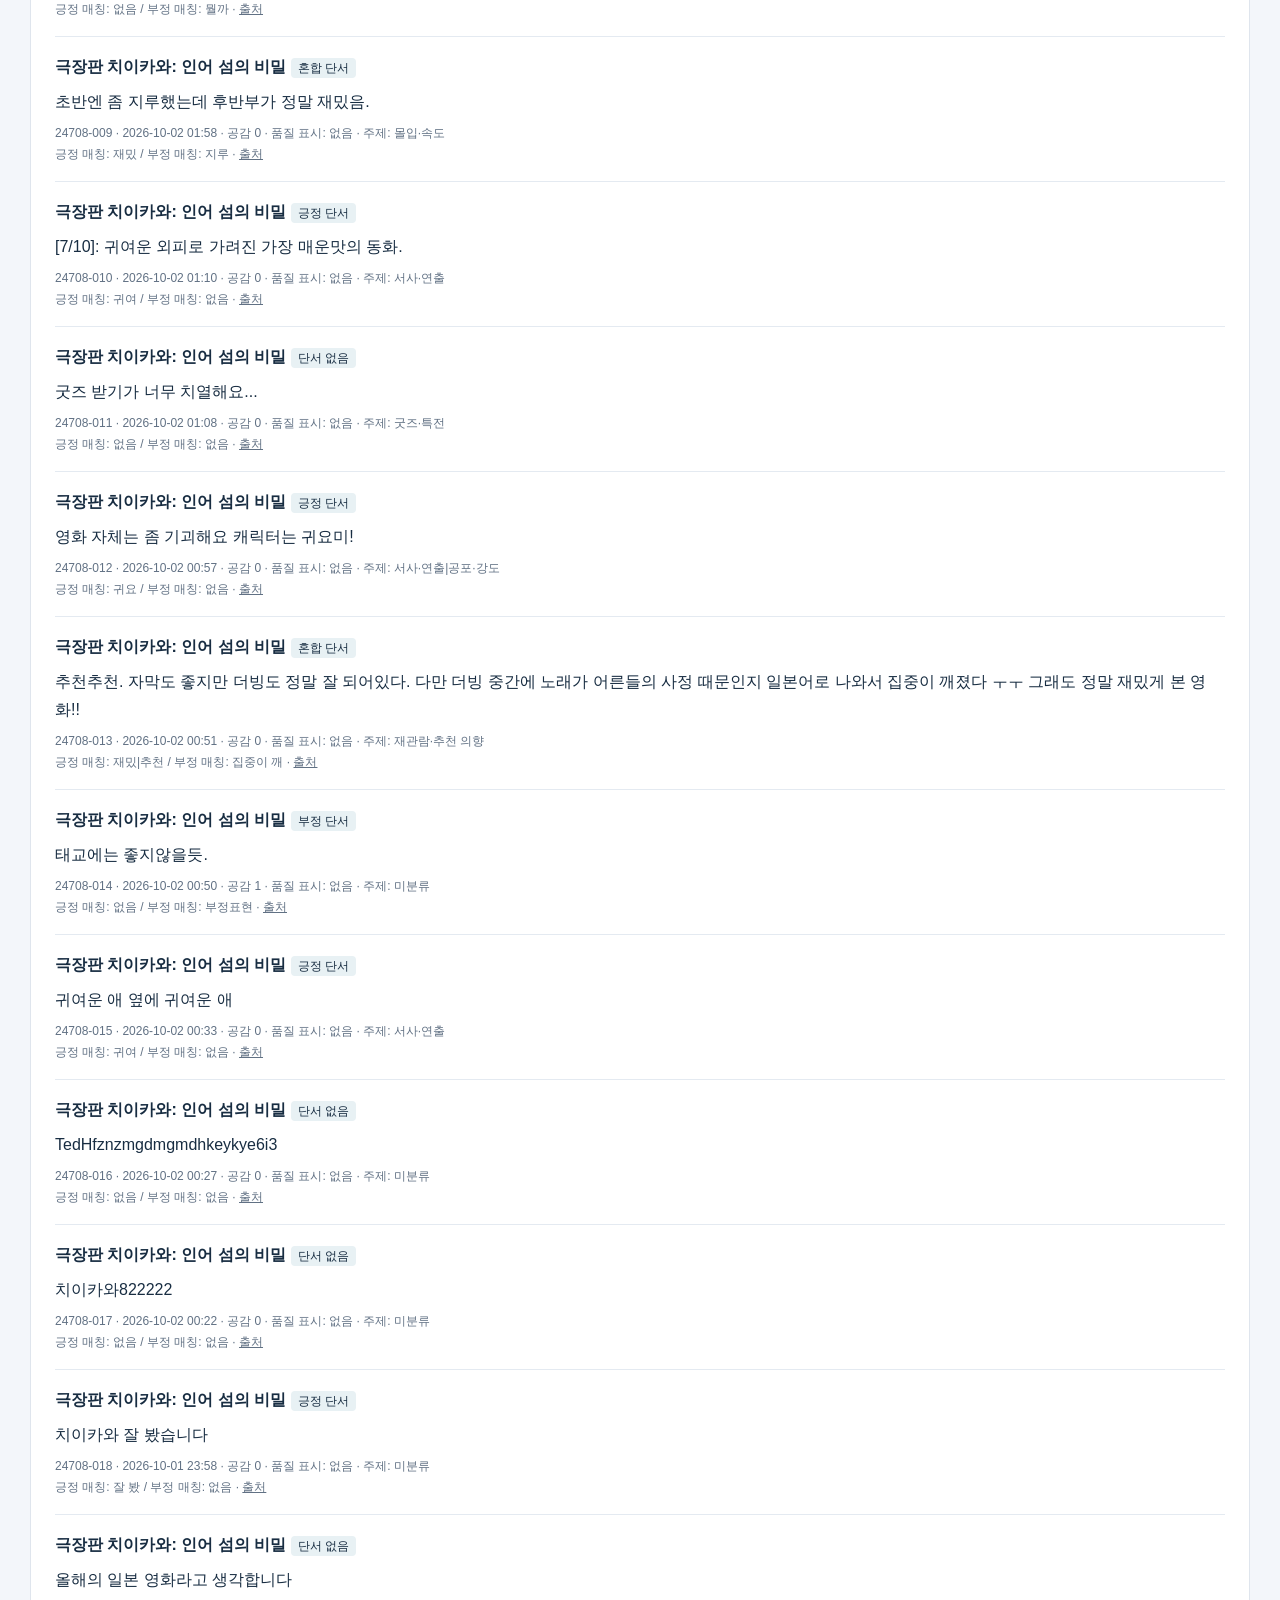
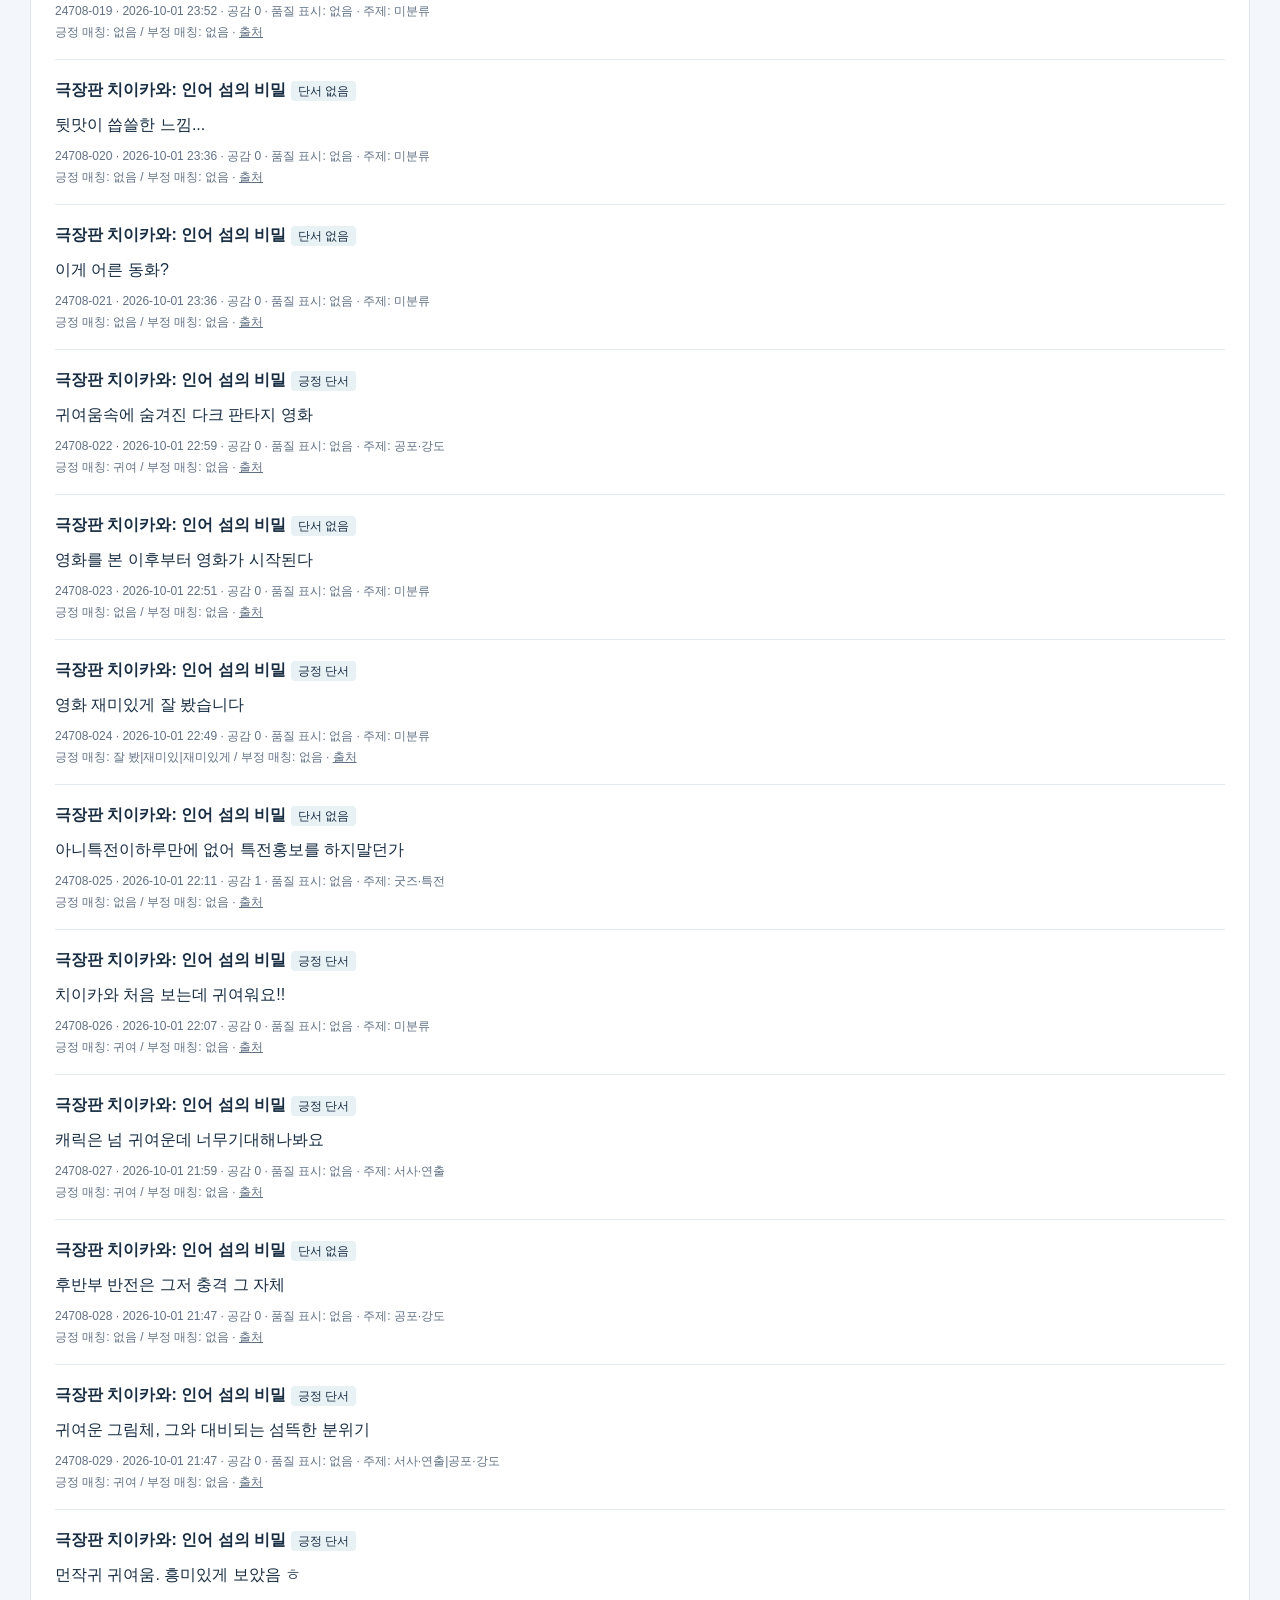
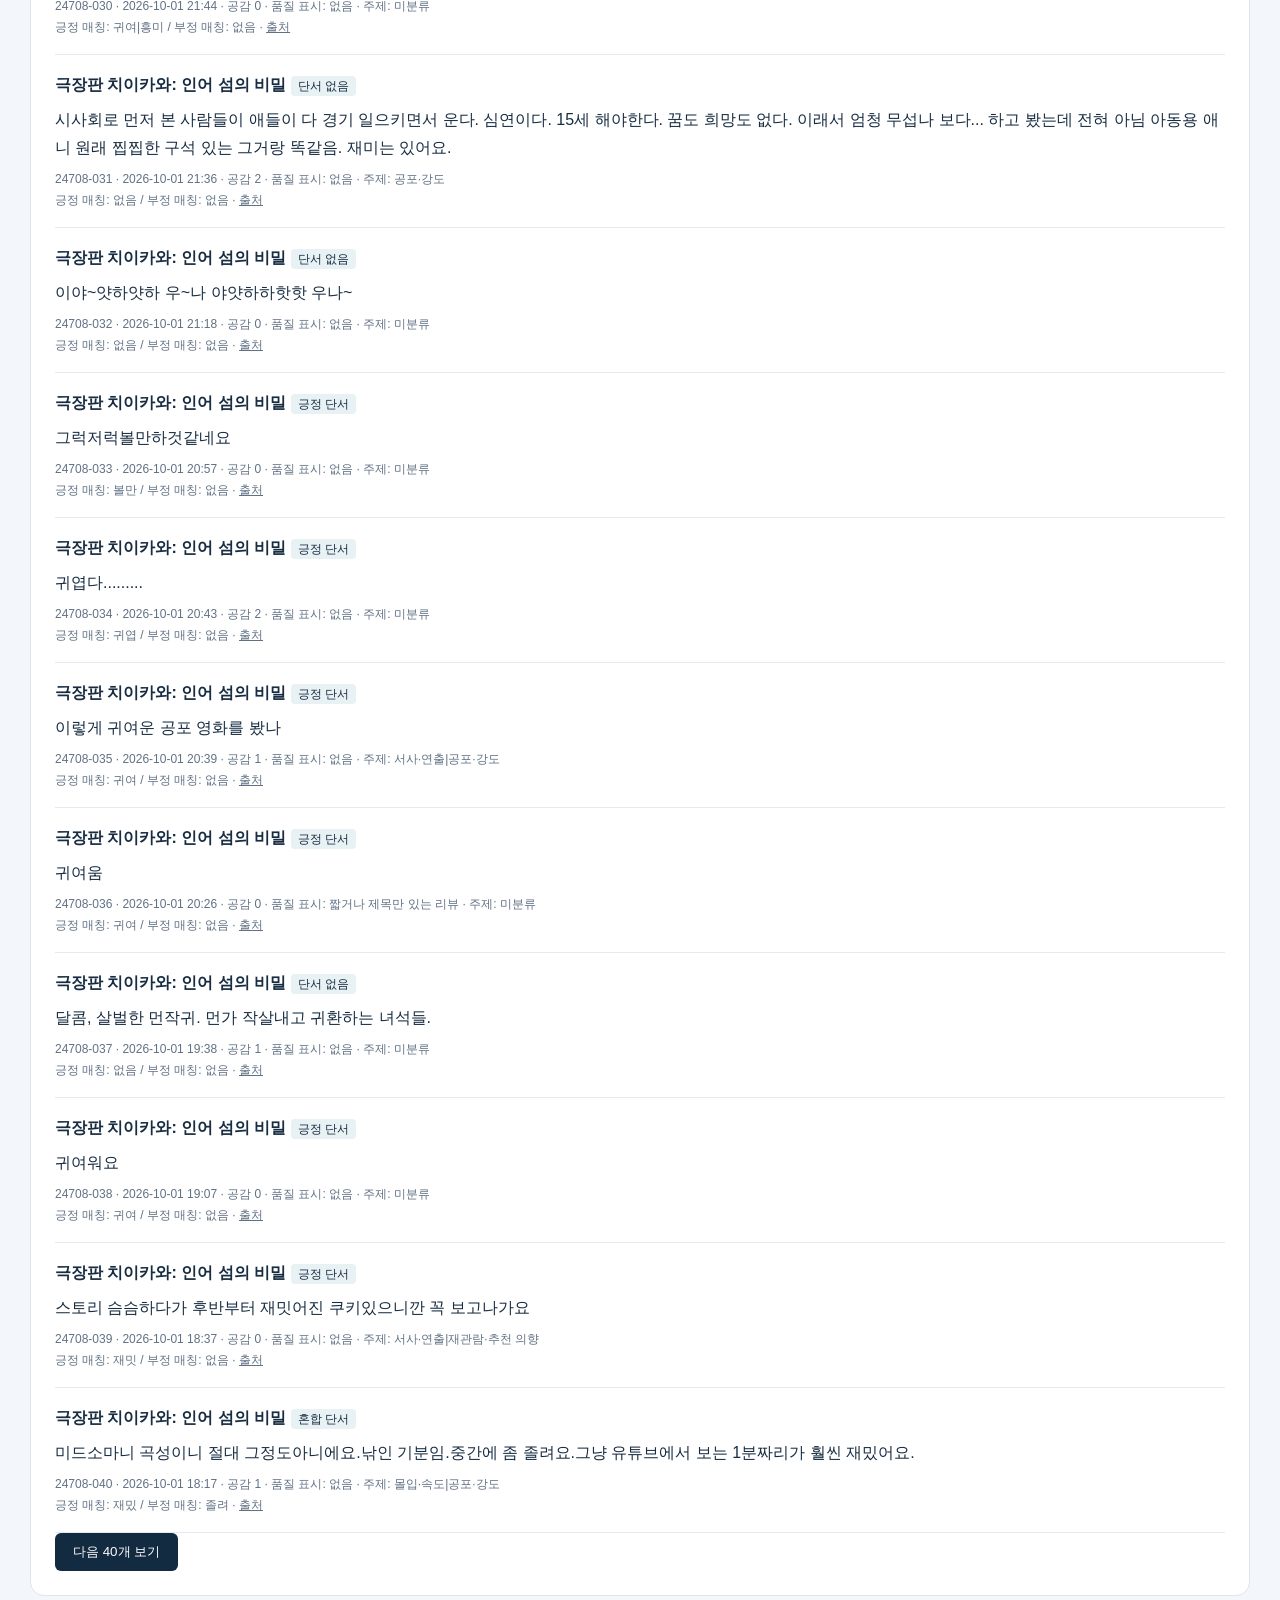
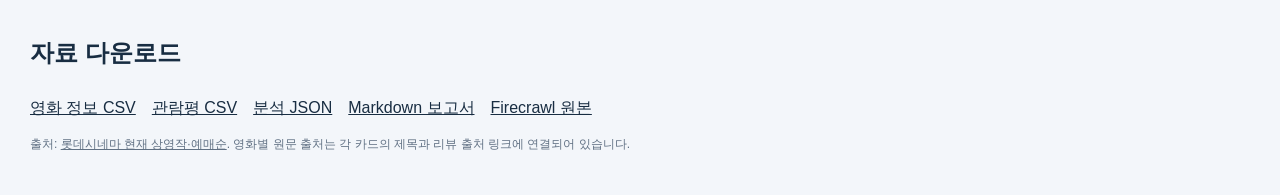
<file: lotte_report/report.html>
<!doctype html><html lang="ko"><meta charset="utf-8"><meta name="viewport" content="width=device-width,initial-scale=1"><title>롯데시네마 관람평 분석</title><style>
:root{font-family:Malgun Gothic,Arial,sans-serif;color:#182d42;background:#f3f6fa;line-height:1.75}body{margin:0}header{background:#132b41;color:white;padding:46px max(6vw,22px)}main{max-width:1220px;margin:auto;padding:28px 22px}h1{font-size:clamp(26px,3vw,40px);line-height:1.4;margin:8px 0}h2{margin-top:36px}h3{line-height:1.45;font-size:20px}a{color:inherit}article,.panel{background:white;border:1px solid #dfe5ed;border-radius:14px;padding:24px}.grid{display:grid;grid-template-columns:repeat(2,minmax(0,1fr));gap:20px}.rank{color:#16836d;font-weight:bold}.muted,.small{color:#617184}.small{font-size:12px}.bar{display:flex;height:16px;overflow:hidden;border-radius:8px;background:#eee}.theme{display:grid;grid-template-columns:145px 1fr 30px;gap:12px;align-items:center;font-size:13px}meter{width:100%;height:14px}select,input{padding:10px;border:1px solid #bcc7d5;border-radius:6px;max-width:100%;font:inherit}input{width:250px}.filters{display:flex;flex-wrap:wrap;gap:12px}.review{padding:16px 0;border-bottom:1px solid #e4eaf1}.review p{margin:7px 0;white-space:pre-wrap;overflow-wrap:anywhere}button{padding:10px 18px;background:#132b41;color:white;border:0;border-radius:6px;cursor:pointer}.tag{font-size:12px;background:#e8f1f4;padding:3px 7px;border-radius:4px}.stats{display:flex;gap:30px;flex-wrap:wrap;margin:22px 0}.stats b{font-size:28px;display:block}.notice{border-left:4px solid #d29b34;padding-left:16px}.files{display:flex;gap:16px;flex-wrap:wrap}@media(max-width:760px){.grid{grid-template-columns:1fr}.theme{grid-template-columns:130px 1fr 25px}}@media print{header{background:white;color:black}.filters,button,.reviewpanel{display:none}.grid{display:block}article{break-inside:avoid;margin-bottom:20px}main{padding:0}}
</style><header><div>LOTTE CINEMA · 2026.10.02 · 예매순 TOP 10</div><h1>관람평으로 본 영화의 강점과 불만</h1><p>작품의 재미, 기대의 차이, 극장 경험을 함께 살펴본 공개 리뷰 분석</p></header><main><div class="stats"><div><b>10</b>영화</div><div><b>541</b>수집 리뷰</div><div><b>15,345</b>전체 관람평 표시 합계</div><div><b>3.53%</b>수집 비중</div></div><div class="panel"><p>2026년 10월 2일 롯데시네마 현재 상영작의 예매순 상위 10개를 대상으로 공개 관람평 541개를 수집했다. 선택한 상세 페이지의 전체 관람평 표시 합계는 15,345개이며 수집 표본은 3.53%다. 이는 최신순 편의 표본으로 전체 관객의 만족도를 대표하지 않는다.</p><p class="notice">감성 차트는 표현 사전의 매칭 결과입니다. 만족도·평점·전체 관객의 긍정률을 뜻하지 않습니다. 최신순 표본이며 영화별 표본 규모와 시점이 다릅니다.</p></div><h2>주요 발견</h2><div class="panel"><p>관람 동기는 서로 다르다. 치이카와의 캐릭터·굿즈, 엔하이픈의 근접 VR 경험, 오디세이·어벤져스의 극장 화면·음향 가치가 구분된다. 단일 만족도 지표만으로 이들을 비교하기 어렵다.</p><p>연기에 대한 칭찬과 서사·CG에 대한 불만은 같은 리뷰에서도 공존한다. 부활남·타짜·인턴에서 강점과 불만을 분리해 보는 것이 유용하다.</p><p>공포의 강도는 장르 기대에 따라 가치가 달라진다. 치이카와는 귀여운 외형과 내용의 간극, 옵세션은 공포의 잔상이 반복적으로 논의된다. 무섭다는 말 자체를 불만으로 계산하지 않았다.</p><p>작품 외 경험은 별도 관리가 필요하다. VR의 초점·기기 무게·음량·직원 응대, 특전 품절, 관람 매너와 좌석에 대한 의견은 영화의 작품성과 구분해 점검할 수 있다.</p><p>역사·사회적 해석과 이해 난도는 독립적인 축이다. 암살자(들)의 역사 해석 논쟁, 가능한 사랑의 난해함과 여운이 이를 보여준다. 리뷰에 담긴 주장을 사실 판단의 근거로 삼을 수 없다.</p></div><h2>영화별 분석</h2><p>초록: 긍정 단서 · 빨강: 부정 단서 · 노랑: 혼합 단서 · 회색: 단서 없음. 주제는 복수 집계입니다.</p><div class="grid"><article><div class="rank">예매 1위 · 99분</div><h3><a href="https://www.lottecinema.co.kr/NLCHS/Movie/MovieDetailView?movie=24708" target="_blank" rel="noopener">극장판 치이카와: 인어 섬의 비밀</a></h3><p class="muted">전체 표시 386개 · 수집 60개 (15.54%)</p><div class="bar"><span style="background:#16836d;width:50.000%" title="긍정 단서: 30"></span><span style="background:#c95763;width:5.000%" title="부정 단서: 3"></span><span style="background:#d29b34;width:8.333%" title="혼합 단서: 5"></span><span style="background:#929eaf;width:36.667%" title="단서 없음: 22"></span></div><p class="small">긍정 단서: 30 / 부정 단서: 3 / 혼합 단서: 5 / 단서 없음: 22</p><div class="theme"><span>서사·연출</span><meter value="17" max="60"></meter><b>17</b></div><div class="theme"><span>공포·강도</span><meter value="15" max="60"></meter><b>15</b></div><div class="theme"><span>몰입·속도</span><meter value="5" max="60"></meter><b>5</b></div><div class="theme"><span>굿즈·특전</span><meter value="5" max="60"></meter><b>5</b></div><div class="theme"><span>재관람·추천 의향</span><meter value="3" max="60"></meter><b>3</b></div><p><strong>강점</strong> 캐릭터의 귀여움과 후반부 반전에 관심이 모인다. 밝은 그림체와 어두운 이야기의 대비가 반복적으로 언급된다.</p><p><strong>불만·해석 차이</strong> 지루한 초반, 예상보다 강한 분위기, 굿즈·특전 품절에 대한 불만이 보인다. 무섭다는 표현은 장르 묘사일 수 있어 부정으로 자동 처리하지 않았다.</p><p><strong>시사점</strong> 어린이 동반 관객에게 이야기 분위기를 안내하고, 특전의 지점별 재고·소진 안내를 개선할 여지가 있다.</p><p class="small">리뷰 작성 기간 2026-10-01 14:35 ~ 2026-10-02 09:19</p></article><article><div class="rank">예매 2위 · 131분</div><h3><a href="https://www.lottecinema.co.kr/NLCHS/Movie/MovieDetailView?movie=24623" target="_blank" rel="noopener">암살자(들)</a></h3><p class="muted">전체 표시 2,964개 · 수집 45개 (1.52%)</p><div class="bar"><span style="background:#16836d;width:51.111%" title="긍정 단서: 23"></span><span style="background:#c95763;width:11.111%" title="부정 단서: 5"></span><span style="background:#d29b34;width:2.222%" title="혼합 단서: 1"></span><span style="background:#929eaf;width:35.556%" title="단서 없음: 16"></span></div><p class="small">긍정 단서: 23 / 부정 단서: 5 / 혼합 단서: 1 / 단서 없음: 16</p><div class="theme"><span>역사·사회 해석</span><meter value="18" max="45"></meter><b>18</b></div><div class="theme"><span>몰입·속도</span><meter value="11" max="45"></meter><b>11</b></div><div class="theme"><span>연기·배우</span><meter value="10" max="45"></meter><b>10</b></div><div class="theme"><span>서사·연출</span><meter value="5" max="45"></meter><b>5</b></div><div class="theme"><span>재관람·추천 의향</span><meter value="4" max="45"></meter><b>4</b></div><p><strong>강점</strong> 긴장감, 몰입, 배우들의 연기와 시대 재현에 대한 긍정 의견이 나온다.</p><p><strong>불만·해석 차이</strong> 역사 해석과 표현 방식에 대한 상반된 반응이 섞인다. 리뷰의 사실 주장과 역사 왜곡·평점 공격 주장은 검증된 사실로 취급하지 않았다.</p><p><strong>시사점</strong> 작품의 긴장감·연기와 역사 해석 논쟁을 분리해 읽는 편이 유용하다. 관람평으로 사건의 진위를 판단할 수 없다.</p><p class="small">리뷰 작성 기간 2026-10-02 01:08 ~ 2026-10-02 11:11</p></article><article><div class="rank">예매 3위 · 101분</div><h3><a href="https://www.lottecinema.co.kr/NLCHS/Movie/MovieDetailView?movie=24724" target="_blank" rel="noopener">부활남: 더 레드</a></h3><p class="muted">전체 표시 448개 · 수집 60개 (13.39%)</p><div class="bar"><span style="background:#16836d;width:48.333%" title="긍정 단서: 29"></span><span style="background:#c95763;width:13.333%" title="부정 단서: 8"></span><span style="background:#d29b34;width:11.667%" title="혼합 단서: 7"></span><span style="background:#929eaf;width:26.667%" title="단서 없음: 16"></span></div><p class="small">긍정 단서: 29 / 부정 단서: 8 / 혼합 단서: 7 / 단서 없음: 16</p><div class="theme"><span>연기·배우</span><meter value="17" max="60"></meter><b>17</b></div><div class="theme"><span>서사·연출</span><meter value="11" max="60"></meter><b>11</b></div><div class="theme"><span>영상·음향·기기</span><meter value="11" max="60"></meter><b>11</b></div><div class="theme"><span>몰입·속도</span><meter value="8" max="60"></meter><b>8</b></div><div class="theme"><span>원작·시리즈 비교</span><meter value="6" max="60"></meter><b>6</b></div><p><strong>강점</strong> 배우의 코믹 연기와 빠른 흐름, 가벼운 오락물로서의 재미가 강점으로 언급된다.</p><p><strong>불만·해석 차이</strong> CG의 어색함, 개연성 부족, 다른 초능력 영화와의 유사성을 지적하는 의견이 함께 보인다.</p><p><strong>시사점</strong> 관객의 기대를 배우 중심의 액션·코미디 경험에 맞추는 것이 적절하다. CG·설정 완성도에 민감한 관객의 반응은 다를 수 있다.</p><p class="small">리뷰 작성 기간 2026-10-01 21:39 ~ 2026-10-02 11:08</p></article><article><div class="rank">예매 4위 · 129분</div><h3><a href="https://www.lottecinema.co.kr/NLCHS/Movie/MovieDetailView?movie=24654" target="_blank" rel="noopener">타짜: 벨제붑의 노래</a></h3><p class="muted">전체 표시 1,848개 · 수집 60개 (3.25%)</p><div class="bar"><span style="background:#16836d;width:53.333%" title="긍정 단서: 32"></span><span style="background:#c95763;width:5.000%" title="부정 단서: 3"></span><span style="background:#d29b34;width:3.333%" title="혼합 단서: 2"></span><span style="background:#929eaf;width:38.333%" title="단서 없음: 23"></span></div><p class="small">긍정 단서: 32 / 부정 단서: 3 / 혼합 단서: 2 / 단서 없음: 23</p><div class="theme"><span>연기·배우</span><meter value="10" max="60"></meter><b>10</b></div><div class="theme"><span>원작·시리즈 비교</span><meter value="8" max="60"></meter><b>8</b></div><div class="theme"><span>서사·연출</span><meter value="4" max="60"></meter><b>4</b></div><div class="theme"><span>재관람·추천 의향</span><meter value="4" max="60"></meter><b>4</b></div><div class="theme"><span>몰입·속도</span><meter value="2" max="60"></meter><b>2</b></div><p><strong>강점</strong> 배우들의 연기와 오락성이 긍정적으로 언급된다. 일부는 앞선 후속작보다 낫다고 평가한다.</p><p><strong>불만·해석 차이</strong> 첫 작품과의 비교, 익숙한 구성, 포커 지식에 따른 이해 차이가 드러난다.</p><p><strong>시사점</strong> 포커 용어를 간단히 안내하고, 첫 작품과의 비교 기대를 고려할 수 있다.</p><p class="small">리뷰 작성 기간 2026-10-01 20:03 ~ 2026-10-02 11:00</p></article><article><div class="rank">예매 5위 · 172분</div><h3><a href="https://www.lottecinema.co.kr/NLCHS/Movie/MovieDetailView?movie=24128" target="_blank" rel="noopener">오디세이</a></h3><p class="muted">전체 표시 5,624개 · 수집 60개 (1.07%)</p><div class="bar"><span style="background:#16836d;width:51.667%" title="긍정 단서: 31"></span><span style="background:#c95763;width:0.000%" title="부정 단서: 0"></span><span style="background:#d29b34;width:1.667%" title="혼합 단서: 1"></span><span style="background:#929eaf;width:46.667%" title="단서 없음: 28"></span></div><p class="small">긍정 단서: 31 / 부정 단서: 0 / 혼합 단서: 1 / 단서 없음: 28</p><div class="theme"><span>서사·연출</span><meter value="10" max="60"></meter><b>10</b></div><div class="theme"><span>영상·음향·기기</span><meter value="10" max="60"></meter><b>10</b></div><div class="theme"><span>재관람·추천 의향</span><meter value="10" max="60"></meter><b>10</b></div><div class="theme"><span>몰입·속도</span><meter value="5" max="60"></meter><b>5</b></div><div class="theme"><span>연기·배우</span><meter value="4" max="60"></meter><b>4</b></div><p><strong>강점</strong> 큰 화면, 웅장한 음향·스케일, 연출과 재관람 경험이 주요 강점으로 나타난다.</p><p><strong>불만·해석 차이</strong> 긴 러닝타임과 중반의 지루함, 사전 지식과 이해 난도에 대한 의견이 보인다.</p><p><strong>시사점</strong> 극장 관람의 화면·음향 가치를 설명하고 긴 상영시간을 사전에 안내할 수 있다.</p><p class="small">리뷰 작성 기간 2026-09-29 00:26 ~ 2026-10-02 10:12</p></article><article><div class="rank">예매 6위 · 132분</div><h3><a href="https://www.lottecinema.co.kr/NLCHS/Movie/MovieDetailView?movie=24751" target="_blank" rel="noopener">인턴</a></h3><p class="muted">전체 표시 2,201개 · 수집 60개 (2.73%)</p><div class="bar"><span style="background:#16836d;width:46.667%" title="긍정 단서: 28"></span><span style="background:#c95763;width:6.667%" title="부정 단서: 4"></span><span style="background:#d29b34;width:3.333%" title="혼합 단서: 2"></span><span style="background:#929eaf;width:43.333%" title="단서 없음: 26"></span></div><p class="small">긍정 단서: 28 / 부정 단서: 4 / 혼합 단서: 2 / 단서 없음: 26</p><div class="theme"><span>연기·배우</span><meter value="12" max="60"></meter><b>12</b></div><div class="theme"><span>원작·시리즈 비교</span><meter value="11" max="60"></meter><b>11</b></div><div class="theme"><span>서사·연출</span><meter value="9" max="60"></meter><b>9</b></div><div class="theme"><span>재관람·추천 의향</span><meter value="3" max="60"></meter><b>3</b></div><div class="theme"><span>영상·음향·기기</span><meter value="1" max="60"></meter><b>1</b></div><p><strong>강점</strong> 배우들의 호흡과 연기, 따뜻하고 편안한 분위기, 한국식 리메이크를 좋게 보는 의견이 나타난다.</p><p><strong>불만·해석 차이</strong> 원작에서 바뀐 캐릭터의 성격과 악역의 동기를 납득하기 어렵다는 의견도 나온다.</p><p><strong>시사점</strong> 배우들의 호흡과 편안한 정서를 주요 관람 포인트로 소개하되 원작과의 차이를 염두에 둘 수 있다.</p><p class="small">리뷰 작성 기간 2026-09-30 22:45 ~ 2026-10-02 10:35</p></article><article><div class="rank">예매 7위 · 164분</div><h3><a href="https://www.lottecinema.co.kr/NLCHS/Movie/MovieDetailView?movie=24725" target="_blank" rel="noopener">가능한 사랑</a></h3><p class="muted">전체 표시 420개 · 수집 60개 (14.29%)</p><div class="bar"><span style="background:#16836d;width:33.333%" title="긍정 단서: 20"></span><span style="background:#c95763;width:6.667%" title="부정 단서: 4"></span><span style="background:#d29b34;width:1.667%" title="혼합 단서: 1"></span><span style="background:#929eaf;width:58.333%" title="단서 없음: 35"></span></div><p class="small">긍정 단서: 20 / 부정 단서: 4 / 혼합 단서: 1 / 단서 없음: 35</p><div class="theme"><span>연기·배우</span><meter value="19" max="60"></meter><b>19</b></div><div class="theme"><span>서사·연출</span><meter value="12" max="60"></meter><b>12</b></div><div class="theme"><span>몰입·속도</span><meter value="6" max="60"></meter><b>6</b></div><div class="theme"><span>역사·사회 해석</span><meter value="3" max="60"></meter><b>3</b></div><div class="theme"><span>영상·음향·기기</span><meter value="2" max="60"></meter><b>2</b></div><p><strong>강점</strong> 배우들의 연기와 깊은 몰입, 여운, 관계와 사회적 차이에 대한 해석이 보인다.</p><p><strong>불만·해석 차이</strong> 난해함, 이해의 어려움, 답답함과 극장 내 잡담에 관한 의견이 섞인다.</p><p><strong>시사점</strong> 스포일러 없는 주제·인물 안내가 이해에 도움이 될 수 있다. 리뷰에 적힌 상영 종료일은 공식 일정으로 검증되지 않았다.</p><p class="small">리뷰 작성 기간 2026-09-30 12:17 ~ 2026-10-02 10:31</p></article><article><div class="rank">예매 8위 · 52분</div><h3><a href="https://www.lottecinema.co.kr/NLCHS/Movie/MovieDetailView?movie=24971" target="_blank" rel="noopener">엔하이픈 브이알콘서트 : 데스티니</a></h3><p class="muted">전체 표시 16개 · 수집 16개 (100.00%)</p><div class="bar"><span style="background:#16836d;width:18.750%" title="긍정 단서: 3"></span><span style="background:#c95763;width:31.250%" title="부정 단서: 5"></span><span style="background:#d29b34;width:12.500%" title="혼합 단서: 2"></span><span style="background:#929eaf;width:37.500%" title="단서 없음: 6"></span></div><p class="small">긍정 단서: 3 / 부정 단서: 5 / 혼합 단서: 2 / 단서 없음: 6</p><div class="theme"><span>영상·음향·기기</span><meter value="5" max="16"></meter><b>5</b></div><div class="theme"><span>원작·시리즈 비교</span><meter value="3" max="16"></meter><b>3</b></div><div class="theme"><span>극장 서비스·매너</span><meter value="3" max="16"></meter><b>3</b></div><div class="theme"><span>서사·연출</span><meter value="1" max="16"></meter><b>1</b></div><div class="theme"><span>재관람·추천 의향</span><meter value="1" max="16"></meter><b>1</b></div><p><strong>강점</strong> 멤버를 가까이 보는 1인칭 경험과 재관람 의향이 긍정적인 요소다.</p><p><strong>불만·해석 차이</strong> 곡 선정·구성, 작은 음량, 기기 초점·무게·화질, 직원 응대가 불만으로 언급된다. 지점별 경험은 상반되며 사실 확인이 필요하다.</p><p><strong>시사점</strong> 음량·초점 설정과 기기 착용 안내, 직원 응대를 우선 점검할 수 있다. 작은 표본으로 지점 간 우열을 판단할 수 없다.</p><p class="small">리뷰 작성 기간 2026-09-18 15:05 ~ 2026-10-01 17:45</p></article><article><div class="rank">예매 9위 · 109분</div><h3><a href="https://www.lottecinema.co.kr/NLCHS/Movie/MovieDetailView?movie=24868" target="_blank" rel="noopener">옵세션</a></h3><p class="muted">전체 표시 1,211개 · 수집 60개 (4.95%)</p><div class="bar"><span style="background:#16836d;width:38.333%" title="긍정 단서: 23"></span><span style="background:#c95763;width:10.000%" title="부정 단서: 6"></span><span style="background:#d29b34;width:3.333%" title="혼합 단서: 2"></span><span style="background:#929eaf;width:48.333%" title="단서 없음: 29"></span></div><p class="small">긍정 단서: 23 / 부정 단서: 6 / 혼합 단서: 2 / 단서 없음: 29</p><div class="theme"><span>공포·강도</span><meter value="22" max="60"></meter><b>22</b></div><div class="theme"><span>서사·연출</span><meter value="6" max="60"></meter><b>6</b></div><div class="theme"><span>재관람·추천 의향</span><meter value="6" max="60"></meter><b>6</b></div><div class="theme"><span>연기·배우</span><meter value="4" max="60"></meter><b>4</b></div><div class="theme"><span>영상·음향·기기</span><meter value="4" max="60"></meter><b>4</b></div><p><strong>강점</strong> 공포의 강도, 잔상, 몰입과 장르적 재미를 좋게 보는 반응이 나타난다.</p><p><strong>불만·해석 차이</strong> 자극·소음에 대한 불편과 인물 행동에 대한 답답함이 나온다. 무서움·소름 자체는 장르 만족과 함께 나타날 수 있다.</p><p><strong>시사점</strong> 공포·자극 강도를 사전에 안내하는 것이 관객 기대를 맞추는 데 도움이 된다.</p><p class="small">리뷰 작성 기간 2026-09-29 09:25 ~ 2026-10-02 09:35</p></article><article><div class="rank">예매 10위 · 186분</div><h3><a href="https://www.lottecinema.co.kr/NLCHS/Movie/MovieDetailView?movie=24982" target="_blank" rel="noopener">(인피니티비전)어벤져스: 엔드게임 앙코르</a></h3><p class="muted">전체 표시 227개 · 수집 60개 (26.43%)</p><div class="bar"><span style="background:#16836d;width:51.667%" title="긍정 단서: 31"></span><span style="background:#c95763;width:6.667%" title="부정 단서: 4"></span><span style="background:#d29b34;width:0.000%" title="혼합 단서: 0"></span><span style="background:#929eaf;width:41.667%" title="단서 없음: 25"></span></div><p class="small">긍정 단서: 31 / 부정 단서: 4 / 혼합 단서: 0 / 단서 없음: 25</p><div class="theme"><span>영상·음향·기기</span><meter value="8" max="60"></meter><b>8</b></div><div class="theme"><span>재관람·추천 의향</span><meter value="4" max="60"></meter><b>4</b></div><div class="theme"><span>역사·사회 해석</span><meter value="3" max="60"></meter><b>3</b></div><div class="theme"><span>몰입·속도</span><meter value="2" max="60"></meter><b>2</b></div><div class="theme"><span>서사·연출</span><meter value="1" max="60"></meter><b>1</b></div><p><strong>강점</strong> 재관람의 감동과 향수, 특별관 음향, 추가 영상에 대한 관심이 나타난다.</p><p><strong>불만·해석 차이</strong> 멀티버스 이해의 어려움, 지루함, 좌석에 대한 불만도 보인다.</p><p><strong>시사점</strong> 특별관 경험과 추가 영상의 범위를 정확히 안내할 수 있다. 일반 앙코르 상영과 별도의 영화 코드로 집계했다. 이벤트 포스터 소진·재고 안내에 대한 불만도 보여 특전 안내를 함께 점검할 수 있다.</p><p class="small">리뷰 작성 기간 2026-09-27 19:58 ~ 2026-10-02 05:07</p></article></div><h2>수집 방법과 한계</h2><div class="panel"><ol><li>인기 기준: 현재 상영작 목록의 예매순 표시 순서. 광고는 제외하고 1~10위 영화 코드를 추출했다. 예매율 수치는 페이지에서 확보되지 않아 계산하지 않았다.</li><li>수집: .env의 FIRECRAWL_API_KEY로 Firecrawl v2 scrape 호출. 원본 HTML·Markdown·메타데이터 보존. 상세 페이지 수집 완료 시각(KST): 2026-10-02T11:14:37.706669+09:00 ~ 2026-10-02T11:16:00.294388+09:00. 목록 최초 응답은 Firecrawl 캐시를 허용했으므로 완전히 같은 순간의 실시간 순위임을 보장하지 않는다.</li><li>표본: 최신순 첫 화면과 관람평 펼쳐보기 클릭으로 영화별 최대 60개를 목표로 수집했다. 동적 로딩 및 전체 리뷰 규모에 따라 실제 수집 건수는 다르다. 숫자 평점·평균 평점은 HTML에서 확보되지 않아 미제공이며 리뷰 캐릭터 이미지에서 추정하지 않았다.</li><li>중복: 같은 영화에서 작성시각·작성자 표시·본문이 모두 같은 항목만 제거한다. 같은 문장의 다른 작성자 리뷰는 유지한다. 작성자는 정제 CSV에서 제외하고 영화별 리뷰 ID로 표시한다. 원본 HTML에는 사이트의 공개 작성자 표시가 남아 있다.</li><li>감성: 긍정·부정 표현 사전의 부분 문자열 일치로 네 범주를 집계한다. 긍정과 부정 표현이 모두 있으면 혼합 단서, 모두 없으면 단서 없음이다. 굿즈를 긍정 표현 굿으로 잘못 세지 않도록 보정하고 일부 명시적인 부정·부정어의 부정 표현을 보정했으나 반어와 문맥은 놓칠 수 있다. 정확도를 검증한 감성 모델이 아니며 긍정 단서 비율을 만족도나 긍정률로 해석하지 않는다. 사전과 리뷰별 매칭 표현은 JSON·CSV에 공개했다.</li><li>주제: 지정된 표현이 있는 리뷰 수를 주제별로 집계한다. 복수 주제에 포함될 수 있으므로 합계가 표본 수를 넘을 수 있다. 키워드가 없으면 실제 주제를 놓칠 수 있다. 정성 해석은 리뷰 본문을 읽어 작성했으며 키워드 빈도만으로 인과관계를 주장하지 않는다.</li><li>한계: 최신순·소표본·포인트 적립에 따른 작성 동기·팬덤과 특별관 관객의 차이가 반영된다. 관람평 안의 일정, 역사 주장, 직원 및 지점 평가는 작성자의 경험·주장이고 별도로 검증하지 않았다. 리뷰가 관람 전 표현처럼 보이더라도 임의 삭제하지 않았다. 오디세이 페이지의 암살자(들) 중심 리뷰 1건과 짧은·제목만 있는 리뷰는 품질 표시를 남기고 전체 표현 집계에 유지했다. 따라서 표현 집계를 작품 만족도로 사용할 수 없다.</li></ol></div><h2>수집 리뷰 탐색</h2><div class="panel reviewpanel"><div class="filters"><label>영화 <select id="movie"><option value="">전체 영화</option><option value="24708">극장판 치이카와: 인어 섬의 비밀</option><option value="24623">암살자(들)</option><option value="24724">부활남: 더 레드</option><option value="24654">타짜: 벨제붑의 노래</option><option value="24128">오디세이</option><option value="24751">인턴</option><option value="24725">가능한 사랑</option><option value="24971">엔하이픈 브이알콘서트 : 데스티니</option><option value="24868">옵세션</option><option value="24982">(인피니티비전)어벤져스: 엔드게임 앙코르</option></select></label><label>표현 단서 <select id="sent"><option value="">전체</option><option>긍정 단서</option><option>부정 단서</option><option>혼합 단서</option><option>단서 없음</option></select></label><label>본문 검색 <input id="query" placeholder="예: CG, 굿즈, 음향"></label></div><p id="count"></p><div id="list"></div><button id="more">다음 40개 보기</button></div><h2>자료 다운로드</h2><div class="files"><a href="movies.csv">영화 정보 CSV</a><a href="reviews.csv">관람평 CSV</a><a href="analysis_data.json">분석 JSON</a><a href="report.md">Markdown 보고서</a><a href="../lotte_raw/">Firecrawl 원본</a></div><p class="small">출처: <a href="https://www.lottecinema.co.kr/NLCHS/Movie/List?flag=1">롯데시네마 현재 상영작·예매순</a>. 영화별 원문 출처는 각 카드의 제목과 리뷰 출처 링크에 연결되어 있습니다.</p></main><script id="data" type="application/json">[{"review_id": "24708-001", "rank": 1, "movie_id": "24708", "movie": "극장판 치이카와: 인어 섬의 비밀", "date": "2026-10-02 09:19", "text": "캐릭터가 귀여워서 보는 재미가 있어요", "quality_flag": "", "likes": 0, "sentiment": "긍정 단서", "positive_terms": "귀여", "negative_terms": "", "themes": "서사·연출", "source_url": "https://www.lottecinema.co.kr/NLCHS/Movie/MovieDetailView?movie=24708", "collected_at": "2026-10-02T11:14:37.706669+09:00", "raw_file": "24708_expanded.json"}, {"review_id": "24708-002", "rank": 1, "movie_id": "24708", "movie": "극장판 치이카와: 인어 섬의 비밀", "date": "2026-10-02 08:50", "text": "먼작귀 너무 귀엽고 노래도 귀엽고 재미있네요..", "quality_flag": "", "likes": 0, "sentiment": "긍정 단서", "positive_terms": "귀엽|재미있", "negative_terms": "", "themes": "", "source_url": "https://www.lottecinema.co.kr/NLCHS/Movie/MovieDetailView?movie=24708", "collected_at": "2026-10-02T11:14:37.706669+09:00", "raw_file": "24708_expanded.json"}, {"review_id": "24708-003", "rank": 1, "movie_id": "24708", "movie": "극장판 치이카와: 인어 섬의 비밀", "date": "2026-10-02 08:43", "text": "쿠키를 꼭 봐야해요", "quality_flag": "", "likes": 0, "sentiment": "단서 없음", "positive_terms": "", "negative_terms": "", "themes": "", "source_url": "https://www.lottecinema.co.kr/NLCHS/Movie/MovieDetailView?movie=24708", "collected_at": "2026-10-02T11:14:37.706669+09:00", "raw_file": "24708_expanded.json"}, {"review_id": "24708-004", "rank": 1, "movie_id": "24708", "movie": "극장판 치이카와: 인어 섬의 비밀", "date": "2026-10-02 08:35", "text": "너무 귀여워요ㅠㅠㅠㅠㅠ", "quality_flag": "", "likes": 0, "sentiment": "긍정 단서", "positive_terms": "귀여", "negative_terms": "", "themes": "", "source_url": "https://www.lottecinema.co.kr/NLCHS/Movie/MovieDetailView?movie=24708", "collected_at": "2026-10-02T11:14:37.706669+09:00", "raw_file": "24708_expanded.json"}, {"review_id": "24708-005", "rank": 1, "movie_id": "24708", "movie": "극장판 치이카와: 인어 섬의 비밀", "date": "2026-10-02 08:00", "text": "치이카와 처음인데 귀엽네요.^^", "quality_flag": "", "likes": 0, "sentiment": "긍정 단서", "positive_terms": "귀엽", "negative_terms": "", "themes": "", "source_url": "https://www.lottecinema.co.kr/NLCHS/Movie/MovieDetailView?movie=24708", "collected_at": "2026-10-02T11:14:37.706669+09:00", "raw_file": "24708_expanded.json"}, {"review_id": "24708-006", "rank": 1, "movie_id": "24708", "movie": "극장판 치이카와: 인어 섬의 비밀", "date": "2026-10-02 05:10", "text": "경품이 다했다", "quality_flag": "", "likes": 0, "sentiment": "단서 없음", "positive_terms": "", "negative_terms": "", "themes": "굿즈·특전", "source_url": "https://www.lottecinema.co.kr/NLCHS/Movie/MovieDetailView?movie=24708", "collected_at": "2026-10-02T11:14:37.706669+09:00", "raw_file": "24708_expanded.json"}, {"review_id": "24708-007", "rank": 1, "movie_id": "24708", "movie": "극장판 치이카와: 인어 섬의 비밀", "date": "2026-10-02 02:16", "text": "영화 잘 봤습니다~ㅎㅎ", "quality_flag": "", "likes": 0, "sentiment": "긍정 단서", "positive_terms": "잘 봤", "negative_terms": "", "themes": "", "source_url": "https://www.lottecinema.co.kr/NLCHS/Movie/MovieDetailView?movie=24708", "collected_at": "2026-10-02T11:14:37.706669+09:00", "raw_file": "24708_expanded.json"}, {"review_id": "24708-008", "rank": 1, "movie_id": "24708", "movie": "극장판 치이카와: 인어 섬의 비밀", "date": "2026-10-02 01:59", "text": "텅빈 눈으로 극장을 나옴…이게 뭘까? ㅠㅠ 무서워요", "quality_flag": "", "likes": 1, "sentiment": "부정 단서", "positive_terms": "", "negative_terms": "뭘까", "themes": "공포·강도", "source_url": "https://www.lottecinema.co.kr/NLCHS/Movie/MovieDetailView?movie=24708", "collected_at": "2026-10-02T11:14:37.706669+09:00", "raw_file": "24708_expanded.json"}, {"review_id": "24708-009", "rank": 1, "movie_id": "24708", "movie": "극장판 치이카와: 인어 섬의 비밀", "date": "2026-10-02 01:58", "text": "초반엔 좀 지루했는데 후반부가 정말 재밌음.", "quality_flag": "", "likes": 0, "sentiment": "혼합 단서", "positive_terms": "재밌", "negative_terms": "지루", "themes": "몰입·속도", "source_url": "https://www.lottecinema.co.kr/NLCHS/Movie/MovieDetailView?movie=24708", "collected_at": "2026-10-02T11:14:37.706669+09:00", "raw_file": "24708_expanded.json"}, {"review_id": "24708-010", "rank": 1, "movie_id": "24708", "movie": "극장판 치이카와: 인어 섬의 비밀", "date": "2026-10-02 01:10", "text": "[7/10]: 귀여운 외피로 가려진 가장 매운맛의 동화.", "quality_flag": "", "likes": 0, "sentiment": "긍정 단서", "positive_terms": "귀여", "negative_terms": "", "themes": "서사·연출", "source_url": "https://www.lottecinema.co.kr/NLCHS/Movie/MovieDetailView?movie=24708", "collected_at": "2026-10-02T11:14:37.706669+09:00", "raw_file": "24708_expanded.json"}, {"review_id": "24708-011", "rank": 1, "movie_id": "24708", "movie": "극장판 치이카와: 인어 섬의 비밀", "date": "2026-10-02 01:08", "text": "굿즈 받기가 너무 치열해요...", "quality_flag": "", "likes": 0, "sentiment": "단서 없음", "positive_terms": "", "negative_terms": "", "themes": "굿즈·특전", "source_url": "https://www.lottecinema.co.kr/NLCHS/Movie/MovieDetailView?movie=24708", "collected_at": "2026-10-02T11:14:37.706669+09:00", "raw_file": "24708_expanded.json"}, {"review_id": "24708-012", "rank": 1, "movie_id": "24708", "movie": "극장판 치이카와: 인어 섬의 비밀", "date": "2026-10-02 00:57", "text": "영화 자체는 좀 기괴해요 캐릭터는 귀요미!", "quality_flag": "", "likes": 0, "sentiment": "긍정 단서", "positive_terms": "귀요", "negative_terms": "", "themes": "서사·연출|공포·강도", "source_url": "https://www.lottecinema.co.kr/NLCHS/Movie/MovieDetailView?movie=24708", "collected_at": "2026-10-02T11:14:37.706669+09:00", "raw_file": "24708_expanded.json"}, {"review_id": "24708-013", "rank": 1, "movie_id": "24708", "movie": "극장판 치이카와: 인어 섬의 비밀", "date": "2026-10-02 00:51", "text": "추천추천. 자막도 좋지만 더빙도 정말 잘 되어있다. 다만 더빙 중간에 노래가 어른들의 사정 때문인지 일본어로 나와서 집중이 깨졌다 ㅜㅜ 그래도 정말 재밌게 본 영화!!", "quality_flag": "", "likes": 0, "sentiment": "혼합 단서", "positive_terms": "재밌|추천", "negative_terms": "집중이 깨", "themes": "재관람·추천 의향", "source_url": "https://www.lottecinema.co.kr/NLCHS/Movie/MovieDetailView?movie=24708", "collected_at": "2026-10-02T11:14:37.706669+09:00", "raw_file": "24708_expanded.json"}, {"review_id": "24708-014", "rank": 1, "movie_id": "24708", "movie": "극장판 치이카와: 인어 섬의 비밀", "date": "2026-10-02 00:50", "text": "태교에는 좋지않을듯.", "quality_flag": "", "likes": 1, "sentiment": "부정 단서", "positive_terms": "", "negative_terms": "부정표현", "themes": "", "source_url": "https://www.lottecinema.co.kr/NLCHS/Movie/MovieDetailView?movie=24708", "collected_at": "2026-10-02T11:14:37.706669+09:00", "raw_file": "24708_expanded.json"}, {"review_id": "24708-015", "rank": 1, "movie_id": "24708", "movie": "극장판 치이카와: 인어 섬의 비밀", "date": "2026-10-02 00:33", "text": "귀여운 애 옆에 귀여운 애", "quality_flag": "", "likes": 0, "sentiment": "긍정 단서", "positive_terms": "귀여", "negative_terms": "", "themes": "서사·연출", "source_url": "https://www.lottecinema.co.kr/NLCHS/Movie/MovieDetailView?movie=24708", "collected_at": "2026-10-02T11:14:37.706669+09:00", "raw_file": "24708_expanded.json"}, {"review_id": "24708-016", "rank": 1, "movie_id": "24708", "movie": "극장판 치이카와: 인어 섬의 비밀", "date": "2026-10-02 00:27", "text": "TedHfznzmgdmgmdhkeykye6i3", "quality_flag": "", "likes": 0, "sentiment": "단서 없음", "positive_terms": "", "negative_terms": "", "themes": "", "source_url": "https://www.lottecinema.co.kr/NLCHS/Movie/MovieDetailView?movie=24708", "collected_at": "2026-10-02T11:14:37.706669+09:00", "raw_file": "24708_expanded.json"}, {"review_id": "24708-017", "rank": 1, "movie_id": "24708", "movie": "극장판 치이카와: 인어 섬의 비밀", "date": "2026-10-02 00:22", "text": "치이카와822222", "quality_flag": "", "likes": 0, "sentiment": "단서 없음", "positive_terms": "", "negative_terms": "", "themes": "", "source_url": "https://www.lottecinema.co.kr/NLCHS/Movie/MovieDetailView?movie=24708", "collected_at": "2026-10-02T11:14:37.706669+09:00", "raw_file": "24708_expanded.json"}, {"review_id": "24708-018", "rank": 1, "movie_id": "24708", "movie": "극장판 치이카와: 인어 섬의 비밀", "date": "2026-10-01 23:58", "text": "치이카와 잘 봤습니다", "quality_flag": "", "likes": 0, "sentiment": "긍정 단서", "positive_terms": "잘 봤", "negative_terms": "", "themes": "", "source_url": "https://www.lottecinema.co.kr/NLCHS/Movie/MovieDetailView?movie=24708", "collected_at": "2026-10-02T11:14:37.706669+09:00", "raw_file": "24708_expanded.json"}, {"review_id": "24708-019", "rank": 1, "movie_id": "24708", "movie": "극장판 치이카와: 인어 섬의 비밀", "date": "2026-10-01 23:52", "text": "올해의 일본 영화라고 생각합니다", "quality_flag": "", "likes": 0, "sentiment": "단서 없음", "positive_terms": "", "negative_terms": "", "themes": "", "source_url": "https://www.lottecinema.co.kr/NLCHS/Movie/MovieDetailView?movie=24708", "collected_at": "2026-10-02T11:14:37.706669+09:00", "raw_file": "24708_expanded.json"}, {"review_id": "24708-020", "rank": 1, "movie_id": "24708", "movie": "극장판 치이카와: 인어 섬의 비밀", "date": "2026-10-01 23:36", "text": "뒷맛이 씁쓸한 느낌...", "quality_flag": "", "likes": 0, "sentiment": "단서 없음", "positive_terms": "", "negative_terms": "", "themes": "", "source_url": "https://www.lottecinema.co.kr/NLCHS/Movie/MovieDetailView?movie=24708", "collected_at": "2026-10-02T11:14:37.706669+09:00", "raw_file": "24708_expanded.json"}, {"review_id": "24708-021", "rank": 1, "movie_id": "24708", "movie": "극장판 치이카와: 인어 섬의 비밀", "date": "2026-10-01 23:36", "text": "이게 어른 동화?", "quality_flag": "", "likes": 0, "sentiment": "단서 없음", "positive_terms": "", "negative_terms": "", "themes": "", "source_url": "https://www.lottecinema.co.kr/NLCHS/Movie/MovieDetailView?movie=24708", "collected_at": "2026-10-02T11:14:37.706669+09:00", "raw_file": "24708_expanded.json"}, {"review_id": "24708-022", "rank": 1, "movie_id": "24708", "movie": "극장판 치이카와: 인어 섬의 비밀", "date": "2026-10-01 22:59", "text": "귀여움속에 숨겨진 다크 판타지 영화", "quality_flag": "", "likes": 0, "sentiment": "긍정 단서", "positive_terms": "귀여", "negative_terms": "", "themes": "공포·강도", "source_url": "https://www.lottecinema.co.kr/NLCHS/Movie/MovieDetailView?movie=24708", "collected_at": "2026-10-02T11:14:37.706669+09:00", "raw_file": "24708_expanded.json"}, {"review_id": "24708-023", "rank": 1, "movie_id": "24708", "movie": "극장판 치이카와: 인어 섬의 비밀", "date": "2026-10-01 22:51", "text": "영화를 본 이후부터 영화가 시작된다", "quality_flag": "", "likes": 0, "sentiment": "단서 없음", "positive_terms": "", "negative_terms": "", "themes": "", "source_url": "https://www.lottecinema.co.kr/NLCHS/Movie/MovieDetailView?movie=24708", "collected_at": "2026-10-02T11:14:37.706669+09:00", "raw_file": "24708_expanded.json"}, {"review_id": "24708-024", "rank": 1, "movie_id": "24708", "movie": "극장판 치이카와: 인어 섬의 비밀", "date": "2026-10-01 22:49", "text": "영화 재미있게 잘 봤습니다", "quality_flag": "", "likes": 0, "sentiment": "긍정 단서", "positive_terms": "잘 봤|재미있|재미있게", "negative_terms": "", "themes": "", "source_url": "https://www.lottecinema.co.kr/NLCHS/Movie/MovieDetailView?movie=24708", "collected_at": "2026-10-02T11:14:37.706669+09:00", "raw_file": "24708_expanded.json"}, {"review_id": "24708-025", "rank": 1, "movie_id": "24708", "movie": "극장판 치이카와: 인어 섬의 비밀", "date": "2026-10-01 22:11", "text": "아니특전이하루만에 없어 특전홍보를 하지말던가", "quality_flag": "", "likes": 1, "sentiment": "단서 없음", "positive_terms": "", "negative_terms": "", "themes": "굿즈·특전", "source_url": "https://www.lottecinema.co.kr/NLCHS/Movie/MovieDetailView?movie=24708", "collected_at": "2026-10-02T11:14:37.706669+09:00", "raw_file": "24708_expanded.json"}, {"review_id": "24708-026", "rank": 1, "movie_id": "24708", "movie": "극장판 치이카와: 인어 섬의 비밀", "date": "2026-10-01 22:07", "text": "치이카와 처음 보는데 귀여워요!!", "quality_flag": "", "likes": 0, "sentiment": "긍정 단서", "positive_terms": "귀여", "negative_terms": "", "themes": "", "source_url": "https://www.lottecinema.co.kr/NLCHS/Movie/MovieDetailView?movie=24708", "collected_at": "2026-10-02T11:14:37.706669+09:00", "raw_file": "24708_expanded.json"}, {"review_id": "24708-027", "rank": 1, "movie_id": "24708", "movie": "극장판 치이카와: 인어 섬의 비밀", "date": "2026-10-01 21:59", "text": "캐릭은 넘 귀여운데 너무기대해나봐요", "quality_flag": "", "likes": 0, "sentiment": "긍정 단서", "positive_terms": "귀여", "negative_terms": "", "themes": "서사·연출", "source_url": "https://www.lottecinema.co.kr/NLCHS/Movie/MovieDetailView?movie=24708", "collected_at": "2026-10-02T11:14:37.706669+09:00", "raw_file": "24708_expanded.json"}, {"review_id": "24708-028", "rank": 1, "movie_id": "24708", "movie": "극장판 치이카와: 인어 섬의 비밀", "date": "2026-10-01 21:47", "text": "후반부 반전은 그저 충격 그 자체", "quality_flag": "", "likes": 0, "sentiment": "단서 없음", "positive_terms": "", "negative_terms": "", "themes": "공포·강도", "source_url": "https://www.lottecinema.co.kr/NLCHS/Movie/MovieDetailView?movie=24708", "collected_at": "2026-10-02T11:14:37.706669+09:00", "raw_file": "24708_expanded.json"}, {"review_id": "24708-029", "rank": 1, "movie_id": "24708", "movie": "극장판 치이카와: 인어 섬의 비밀", "date": "2026-10-01 21:47", "text": "귀여운 그림체, 그와 대비되는 섬뜩한 분위기", "quality_flag": "", "likes": 0, "sentiment": "긍정 단서", "positive_terms": "귀여", "negative_terms": "", "themes": "서사·연출|공포·강도", "source_url": "https://www.lottecinema.co.kr/NLCHS/Movie/MovieDetailView?movie=24708", "collected_at": "2026-10-02T11:14:37.706669+09:00", "raw_file": "24708_expanded.json"}, {"review_id": "24708-030", "rank": 1, "movie_id": "24708", "movie": "극장판 치이카와: 인어 섬의 비밀", "date": "2026-10-01 21:44", "text": "먼작귀 귀여움. 흥미있게 보았음 ㅎ", "quality_flag": "", "likes": 0, "sentiment": "긍정 단서", "positive_terms": "귀여|흥미", "negative_terms": "", "themes": "", "source_url": "https://www.lottecinema.co.kr/NLCHS/Movie/MovieDetailView?movie=24708", "collected_at": "2026-10-02T11:14:37.706669+09:00", "raw_file": "24708_expanded.json"}, {"review_id": "24708-031", "rank": 1, "movie_id": "24708", "movie": "극장판 치이카와: 인어 섬의 비밀", "date": "2026-10-01 21:36", "text": "시사회로 먼저 본 사람들이 애들이 다 경기 일으키면서 운다. 심연이다. 15세 해야한다. 꿈도 희망도 없다. 이래서 엄청 무섭나 보다... 하고 봤는데 전혀 아님 아동용 애니 원래 찝찝한 구석 있는 그거랑 똑같음. 재미는 있어요.", "quality_flag": "", "likes": 2, "sentiment": "단서 없음", "positive_terms": "", "negative_terms": "", "themes": "공포·강도", "source_url": "https://www.lottecinema.co.kr/NLCHS/Movie/MovieDetailView?movie=24708", "collected_at": "2026-10-02T11:14:37.706669+09:00", "raw_file": "24708_expanded.json"}, {"review_id": "24708-032", "rank": 1, "movie_id": "24708", "movie": "극장판 치이카와: 인어 섬의 비밀", "date": "2026-10-01 21:18", "text": "이야~얏하얏하 우~나 야얏하하핫핫 우나~", "quality_flag": "", "likes": 0, "sentiment": "단서 없음", "positive_terms": "", "negative_terms": "", "themes": "", "source_url": "https://www.lottecinema.co.kr/NLCHS/Movie/MovieDetailView?movie=24708", "collected_at": "2026-10-02T11:14:37.706669+09:00", "raw_file": "24708_expanded.json"}, {"review_id": "24708-033", "rank": 1, "movie_id": "24708", "movie": "극장판 치이카와: 인어 섬의 비밀", "date": "2026-10-01 20:57", "text": "그럭저럭볼만하것같네요", "quality_flag": "", "likes": 0, "sentiment": "긍정 단서", "positive_terms": "볼만", "negative_terms": "", "themes": "", "source_url": "https://www.lottecinema.co.kr/NLCHS/Movie/MovieDetailView?movie=24708", "collected_at": "2026-10-02T11:14:37.706669+09:00", "raw_file": "24708_expanded.json"}, {"review_id": "24708-034", "rank": 1, "movie_id": "24708", "movie": "극장판 치이카와: 인어 섬의 비밀", "date": "2026-10-01 20:43", "text": "귀엽다.........", "quality_flag": "", "likes": 2, "sentiment": "긍정 단서", "positive_terms": "귀엽", "negative_terms": "", "themes": "", "source_url": "https://www.lottecinema.co.kr/NLCHS/Movie/MovieDetailView?movie=24708", "collected_at": "2026-10-02T11:14:37.706669+09:00", "raw_file": "24708_expanded.json"}, {"review_id": "24708-035", "rank": 1, "movie_id": "24708", "movie": "극장판 치이카와: 인어 섬의 비밀", "date": "2026-10-01 20:39", "text": "이렇게 귀여운 공포 영화를 봤나", "quality_flag": "", "likes": 1, "sentiment": "긍정 단서", "positive_terms": "귀여", "negative_terms": "", "themes": "서사·연출|공포·강도", "source_url": "https://www.lottecinema.co.kr/NLCHS/Movie/MovieDetailView?movie=24708", "collected_at": "2026-10-02T11:14:37.706669+09:00", "raw_file": "24708_expanded.json"}, {"review_id": "24708-036", "rank": 1, "movie_id": "24708", "movie": "극장판 치이카와: 인어 섬의 비밀", "date": "2026-10-01 20:26", "text": "귀여움", "quality_flag": "짧거나 제목만 있는 리뷰", "likes": 0, "sentiment": "긍정 단서", "positive_terms": "귀여", "negative_terms": "", "themes": "", "source_url": "https://www.lottecinema.co.kr/NLCHS/Movie/MovieDetailView?movie=24708", "collected_at": "2026-10-02T11:14:37.706669+09:00", "raw_file": "24708_expanded.json"}, {"review_id": "24708-037", "rank": 1, "movie_id": "24708", "movie": "극장판 치이카와: 인어 섬의 비밀", "date": "2026-10-01 19:38", "text": "달콤, 살벌한 먼작귀. 먼가 작살내고 귀환하는 녀석들.", "quality_flag": "", "likes": 1, "sentiment": "단서 없음", "positive_terms": "", "negative_terms": "", "themes": "", "source_url": "https://www.lottecinema.co.kr/NLCHS/Movie/MovieDetailView?movie=24708", "collected_at": "2026-10-02T11:14:37.706669+09:00", "raw_file": "24708_expanded.json"}, {"review_id": "24708-038", "rank": 1, "movie_id": "24708", "movie": "극장판 치이카와: 인어 섬의 비밀", "date": "2026-10-01 19:07", "text": "귀여워요", "quality_flag": "", "likes": 0, "sentiment": "긍정 단서", "positive_terms": "귀여", "negative_terms": "", "themes": "", "source_url": "https://www.lottecinema.co.kr/NLCHS/Movie/MovieDetailView?movie=24708", "collected_at": "2026-10-02T11:14:37.706669+09:00", "raw_file": "24708_expanded.json"}, {"review_id": "24708-039", "rank": 1, "movie_id": "24708", "movie": "극장판 치이카와: 인어 섬의 비밀", "date": "2026-10-01 18:37", "text": "스토리 슴슴하다가 후반부터 재밋어진 쿠키있으니깐 꼭 보고나가요", "quality_flag": "", "likes": 0, "sentiment": "긍정 단서", "positive_terms": "재밋", "negative_terms": "", "themes": "서사·연출|재관람·추천 의향", "source_url": "https://www.lottecinema.co.kr/NLCHS/Movie/MovieDetailView?movie=24708", "collected_at": "2026-10-02T11:14:37.706669+09:00", "raw_file": "24708_expanded.json"}, {"review_id": "24708-040", "rank": 1, "movie_id": "24708", "movie": "극장판 치이카와: 인어 섬의 비밀", "date": "2026-10-01 18:17", "text": "미드소마니 곡성이니 절대 그정도아니에요.낚인 기분임.중간에 좀 졸려요.그냥 유튜브에서 보는 1분짜리가 훨씬 재밌어요.", "quality_flag": "", "likes": 1, "sentiment": "혼합 단서", "positive_terms": "재밌", "negative_terms": "졸려", "themes": "몰입·속도|공포·강도", "source_url": "https://www.lottecinema.co.kr/NLCHS/Movie/MovieDetailView?movie=24708", "collected_at": "2026-10-02T11:14:37.706669+09:00", "raw_file": "24708_expanded.json"}, {"review_id": "24708-041", "rank": 1, "movie_id": "24708", "movie": "극장판 치이카와: 인어 섬의 비밀", "date": "2026-10-01 18:12", "text": "세이렌에 대한 이야기가 참 좋았습니다.", "quality_flag": "", "likes": 0, "sentiment": "긍정 단서", "positive_terms": "좋았", "negative_terms": "", "themes": "", "source_url": "https://www.lottecinema.co.kr/NLCHS/Movie/MovieDetailView?movie=24708", "collected_at": "2026-10-02T11:14:37.706669+09:00", "raw_file": "24708_expanded.json"}, {"review_id": "24708-042", "rank": 1, "movie_id": "24708", "movie": "극장판 치이카와: 인어 섬의 비밀", "date": "2026-10-01 18:10", "text": "귀여운 그림체와 가벼운 일상이야기가 나오면서도 어두운 이야기가 나오는게 참 신기했습니다.", "quality_flag": "", "likes": 0, "sentiment": "긍정 단서", "positive_terms": "귀여", "negative_terms": "", "themes": "서사·연출", "source_url": "https://www.lottecinema.co.kr/NLCHS/Movie/MovieDetailView?movie=24708", "collected_at": "2026-10-02T11:14:37.706669+09:00", "raw_file": "24708_expanded.json"}, {"review_id": "24708-043", "rank": 1, "movie_id": "24708", "movie": "극장판 치이카와: 인어 섬의 비밀", "date": "2026-10-01 17:59", "text": "재미있게 잘 봤습니다 ~^^", "quality_flag": "", "likes": 1, "sentiment": "긍정 단서", "positive_terms": "잘 봤|재미있|재미있게", "negative_terms": "", "themes": "", "source_url": "https://www.lottecinema.co.kr/NLCHS/Movie/MovieDetailView?movie=24708", "collected_at": "2026-10-02T11:14:37.706669+09:00", "raw_file": "24708_expanded.json"}, {"review_id": "24708-044", "rank": 1, "movie_id": "24708", "movie": "극장판 치이카와: 인어 섬의 비밀", "date": "2026-10-01 17:36", "text": "전혀 사전지식 없이 걍 보러 갔는데 충격먹음 걍 캐릭터만 귀엽지 내용은 공포 스릴러임 포장지만 귀여운 미드소마", "quality_flag": "", "likes": 0, "sentiment": "긍정 단서", "positive_terms": "귀여|귀엽", "negative_terms": "", "themes": "서사·연출|공포·강도", "source_url": "https://www.lottecinema.co.kr/NLCHS/Movie/MovieDetailView?movie=24708", "collected_at": "2026-10-02T11:14:37.706669+09:00", "raw_file": "24708_expanded.json"}, {"review_id": "24708-045", "rank": 1, "movie_id": "24708", "movie": "극장판 치이카와: 인어 섬의 비밀", "date": "2026-10-01 17:10", "text": "오디세이 + 곡성 + 기생충 + 미드소마 = 인어섬의 비밀 너무 재밋엇습니다~", "quality_flag": "", "likes": 0, "sentiment": "긍정 단서", "positive_terms": "재밋", "negative_terms": "", "themes": "공포·강도", "source_url": "https://www.lottecinema.co.kr/NLCHS/Movie/MovieDetailView?movie=24708", "collected_at": "2026-10-02T11:14:37.706669+09:00", "raw_file": "24708_expanded.json"}, {"review_id": "24708-046", "rank": 1, "movie_id": "24708", "movie": "극장판 치이카와: 인어 섬의 비밀", "date": "2026-10-01 17:03", "text": "치이카와 전혀 잘 모르는데 이거 전체관람가 맞나요? 보면서도 이게 맞나 싶은데..", "quality_flag": "", "likes": 0, "sentiment": "단서 없음", "positive_terms": "", "negative_terms": "", "themes": "공포·강도", "source_url": "https://www.lottecinema.co.kr/NLCHS/Movie/MovieDetailView?movie=24708", "collected_at": "2026-10-02T11:14:37.706669+09:00", "raw_file": "24708_expanded.json"}, {"review_id": "24708-047", "rank": 1, "movie_id": "24708", "movie": "극장판 치이카와: 인어 섬의 비밀", "date": "2026-10-01 16:58", "text": "기여운 먼작귀 친구들 굿즈 많이 뽑아주세여", "quality_flag": "", "likes": 0, "sentiment": "긍정 단서", "positive_terms": "기여", "negative_terms": "", "themes": "서사·연출|굿즈·특전", "source_url": "https://www.lottecinema.co.kr/NLCHS/Movie/MovieDetailView?movie=24708", "collected_at": "2026-10-02T11:14:37.706669+09:00", "raw_file": "24708_expanded.json"}, {"review_id": "24708-048", "rank": 1, "movie_id": "24708", "movie": "극장판 치이카와: 인어 섬의 비밀", "date": "2026-10-01 16:58", "text": "결말이 충격적.... 아동영화인척 하는 어른 영화", "quality_flag": "", "likes": 0, "sentiment": "단서 없음", "positive_terms": "", "negative_terms": "", "themes": "서사·연출|공포·강도", "source_url": "https://www.lottecinema.co.kr/NLCHS/Movie/MovieDetailView?movie=24708", "collected_at": "2026-10-02T11:14:37.706669+09:00", "raw_file": "24708_expanded.json"}, {"review_id": "24708-049", "rank": 1, "movie_id": "24708", "movie": "극장판 치이카와: 인어 섬의 비밀", "date": "2026-10-01 16:39", "text": "치이카와 가르마 토끼 하늘다람쥐 밤만쥬 해달 시사 헌책방 먼작귀 귀여운 캐릭터들, 내용이 심오한데 어른이 애니. 쿠키는 있고... 모든 관람객에게 굿즈를 주세요~ 이게 뭡니까 #&\\$?¿", "quality_flag": "", "likes": 1, "sentiment": "긍정 단서", "positive_terms": "귀여", "negative_terms": "", "themes": "서사·연출|굿즈·특전", "source_url": "https://www.lottecinema.co.kr/NLCHS/Movie/MovieDetailView?movie=24708", "collected_at": "2026-10-02T11:14:37.706669+09:00", "raw_file": "24708_expanded.json"}, {"review_id": "24708-050", "rank": 1, "movie_id": "24708", "movie": "극장판 치이카와: 인어 섬의 비밀", "date": "2026-10-01 16:18", "text": "진짜 너무귀엽고 벅차오르고 눈물날뻔 ㅠㅠ 내용도 심오하고 재밌습니다잉", "quality_flag": "", "likes": 0, "sentiment": "긍정 단서", "positive_terms": "귀엽|재밌", "negative_terms": "", "themes": "서사·연출", "source_url": "https://www.lottecinema.co.kr/NLCHS/Movie/MovieDetailView?movie=24708", "collected_at": "2026-10-02T11:14:37.706669+09:00", "raw_file": "24708_expanded.json"}, {"review_id": "24708-051", "rank": 1, "movie_id": "24708", "movie": "극장판 치이카와: 인어 섬의 비밀", "date": "2026-10-01 16:01", "text": "치이카와는 원래 이런 맛", "quality_flag": "", "likes": 0, "sentiment": "단서 없음", "positive_terms": "", "negative_terms": "", "themes": "", "source_url": "https://www.lottecinema.co.kr/NLCHS/Movie/MovieDetailView?movie=24708", "collected_at": "2026-10-02T11:14:37.706669+09:00", "raw_file": "24708_expanded.json"}, {"review_id": "24708-052", "rank": 1, "movie_id": "24708", "movie": "극장판 치이카와: 인어 섬의 비밀", "date": "2026-10-01 15:48", "text": "솔직히 진짜 잘만들었고 치이카와 세계관 모른채로보면 조금 충격적일순있는데 원래 치이카와 잘알면 그냥 괜찮음. 무섭다기보단 조금 슬펐음. 그리고 우사기가 랩하는 부분은 인도영환줄 와중에 잘함 ㅋㅋㅋ", "quality_flag": "", "likes": 0, "sentiment": "단서 없음", "positive_terms": "", "negative_terms": "", "themes": "공포·강도", "source_url": "https://www.lottecinema.co.kr/NLCHS/Movie/MovieDetailView?movie=24708", "collected_at": "2026-10-02T11:14:37.706669+09:00", "raw_file": "24708_expanded.json"}, {"review_id": "24708-053", "rank": 1, "movie_id": "24708", "movie": "극장판 치이카와: 인어 섬의 비밀", "date": "2026-10-01 15:39", "text": "치이카와 전혀 모르는 입장에서 봤을 때 결말 자체는 신선했습니다 근데 얼렁뚱땅(?) 개연성 없이 흘러가는 부분들이 많아서 개인적으로는 좀 지루했어요..", "quality_flag": "", "likes": 0, "sentiment": "부정 단서", "positive_terms": "", "negative_terms": "지루", "themes": "서사·연출|몰입·속도", "source_url": "https://www.lottecinema.co.kr/NLCHS/Movie/MovieDetailView?movie=24708", "collected_at": "2026-10-02T11:14:37.706669+09:00", "raw_file": "24708_expanded.json"}, {"review_id": "24708-054", "rank": 1, "movie_id": "24708", "movie": "극장판 치이카와: 인어 섬의 비밀", "date": "2026-10-01 15:29", "text": "처음엔 졸려요. 귀요미 보러갔는데...ㅜㅜ 마지막엔 졸수도없는 일이 벌어져요. 음.음. 전체관람가가 맞나?싶음.!", "quality_flag": "", "likes": 0, "sentiment": "혼합 단서", "positive_terms": "귀요", "negative_terms": "졸려", "themes": "몰입·속도|공포·강도", "source_url": "https://www.lottecinema.co.kr/NLCHS/Movie/MovieDetailView?movie=24708", "collected_at": "2026-10-02T11:14:37.706669+09:00", "raw_file": "24708_expanded.json"}, {"review_id": "24708-055", "rank": 1, "movie_id": "24708", "movie": "극장판 치이카와: 인어 섬의 비밀", "date": "2026-10-01 15:19", "text": "애기들용인 줄 알고 봤는데 다 보고 나니 내용이 심오함", "quality_flag": "", "likes": 0, "sentiment": "단서 없음", "positive_terms": "", "negative_terms": "", "themes": "서사·연출", "source_url": "https://www.lottecinema.co.kr/NLCHS/Movie/MovieDetailView?movie=24708", "collected_at": "2026-10-02T11:14:37.706669+09:00", "raw_file": "24708_expanded.json"}, {"review_id": "24708-056", "rank": 1, "movie_id": "24708", "movie": "극장판 치이카와: 인어 섬의 비밀", "date": "2026-10-01 15:16", "text": "그냥 뭐 그래요......", "quality_flag": "", "likes": 1, "sentiment": "단서 없음", "positive_terms": "", "negative_terms": "", "themes": "", "source_url": "https://www.lottecinema.co.kr/NLCHS/Movie/MovieDetailView?movie=24708", "collected_at": "2026-10-02T11:14:37.706669+09:00", "raw_file": "24708_expanded.json"}, {"review_id": "24708-057", "rank": 1, "movie_id": "24708", "movie": "극장판 치이카와: 인어 섬의 비밀", "date": "2026-10-01 15:03", "text": "꿀잼 영화임 시간 나면 보러가세요", "quality_flag": "", "likes": 0, "sentiment": "긍정 단서", "positive_terms": "꿀잼", "negative_terms": "", "themes": "재관람·추천 의향", "source_url": "https://www.lottecinema.co.kr/NLCHS/Movie/MovieDetailView?movie=24708", "collected_at": "2026-10-02T11:14:37.706669+09:00", "raw_file": "24708_expanded.json"}, {"review_id": "24708-058", "rank": 1, "movie_id": "24708", "movie": "극장판 치이카와: 인어 섬의 비밀", "date": "2026-10-01 14:58", "text": "둥실둥실 흘러가요.", "quality_flag": "", "likes": 0, "sentiment": "단서 없음", "positive_terms": "", "negative_terms": "", "themes": "", "source_url": "https://www.lottecinema.co.kr/NLCHS/Movie/MovieDetailView?movie=24708", "collected_at": "2026-10-02T11:14:37.706669+09:00", "raw_file": "24708_expanded.json"}, {"review_id": "24708-059", "rank": 1, "movie_id": "24708", "movie": "극장판 치이카와: 인어 섬의 비밀", "date": "2026-10-01 14:55", "text": "캐릭터가 귀여운거 빼면 지루해요.", "quality_flag": "", "likes": 0, "sentiment": "혼합 단서", "positive_terms": "귀여", "negative_terms": "지루", "themes": "서사·연출|몰입·속도", "source_url": "https://www.lottecinema.co.kr/NLCHS/Movie/MovieDetailView?movie=24708", "collected_at": "2026-10-02T11:14:37.706669+09:00", "raw_file": "24708_expanded.json"}, {"review_id": "24708-060", "rank": 1, "movie_id": "24708", "movie": "극장판 치이카와: 인어 섬의 비밀", "date": "2026-10-01 14:35", "text": "느므무서워요 ㄷㄷㄷ", "quality_flag": "", "likes": 0, "sentiment": "단서 없음", "positive_terms": "", "negative_terms": "", "themes": "공포·강도", "source_url": "https://www.lottecinema.co.kr/NLCHS/Movie/MovieDetailView?movie=24708", "collected_at": "2026-10-02T11:14:37.706669+09:00", "raw_file": "24708_expanded.json"}, {"review_id": "24623-001", "rank": 2, "movie_id": "24623", "movie": "암살자(들)", "date": "2026-10-02 11:11", "text": "너무 재밌네요. 스토리 전개랑, 배우들 연기가 너무 좋아 정말 몰입하고 봤어요. 그리고 일부 역사왜곡이라는 주장은 받아들이기 힘드네요. 1974.8.15에 일어난 비극적인 사건에 미스터리를 풀어나가는 스토리가 너무 흥미진진하네요.", "quality_flag": "", "likes": 0, "sentiment": "혼합 단서", "positive_terms": "재밌|좋아|흥미", "negative_terms": "왜곡", "themes": "연기·배우|서사·연출|몰입·속도|역사·사회 해석", "source_url": "https://www.lottecinema.co.kr/NLCHS/Movie/MovieDetailView?movie=24623", "collected_at": "2026-10-02T11:14:37.975497+09:00", "raw_file": "24623_expanded.json"}, {"review_id": "24623-002", "rank": 2, "movie_id": "24623", "movie": "암살자(들)", "date": "2026-10-02 11:04", "text": "재미있게 잘봤습니다 ~~", "quality_flag": "", "likes": 0, "sentiment": "긍정 단서", "positive_terms": "잘봤|재미있|재미있게", "negative_terms": "", "themes": "", "source_url": "https://www.lottecinema.co.kr/NLCHS/Movie/MovieDetailView?movie=24623", "collected_at": "2026-10-02T11:14:37.975497+09:00", "raw_file": "24623_expanded.json"}, {"review_id": "24623-003", "rank": 2, "movie_id": "24623", "movie": "암살자(들)", "date": "2026-10-02 11:02", "text": "몰입해서 봤습니다. 진실이 궁금해지네요", "quality_flag": "", "likes": 0, "sentiment": "단서 없음", "positive_terms": "", "negative_terms": "", "themes": "몰입·속도|역사·사회 해석", "source_url": "https://www.lottecinema.co.kr/NLCHS/Movie/MovieDetailView?movie=24623", "collected_at": "2026-10-02T11:14:37.975497+09:00", "raw_file": "24623_expanded.json"}, {"review_id": "24623-004", "rank": 2, "movie_id": "24623", "movie": "암살자(들)", "date": "2026-10-02 10:56", "text": "잘 보았어요, 진실을 알고 싶네요", "quality_flag": "", "likes": 0, "sentiment": "긍정 단서", "positive_terms": "잘 보았", "negative_terms": "", "themes": "역사·사회 해석", "source_url": "https://www.lottecinema.co.kr/NLCHS/Movie/MovieDetailView?movie=24623", "collected_at": "2026-10-02T11:14:37.975497+09:00", "raw_file": "24623_expanded.json"}, {"review_id": "24623-005", "rank": 2, "movie_id": "24623", "movie": "암살자(들)", "date": "2026-10-02 10:50", "text": "영화 재미있게 잘 봤어요.", "quality_flag": "", "likes": 1, "sentiment": "긍정 단서", "positive_terms": "잘 봤|재미있|재미있게", "negative_terms": "", "themes": "", "source_url": "https://www.lottecinema.co.kr/NLCHS/Movie/MovieDetailView?movie=24623", "collected_at": "2026-10-02T11:14:37.975497+09:00", "raw_file": "24623_expanded.json"}, {"review_id": "24623-006", "rank": 2, "movie_id": "24623", "movie": "암살자(들)", "date": "2026-10-02 10:40", "text": "보는내내 긴장되고 몰입이 잘되 좋았습니다. 역사관 없이 자기 신념으로 긁혀 1점 테러 하는 사람들 보면 영화 보긴 봤는지 의문이지만 그 시대를 살아온 분들은 알고계시겠죠 얼마나 야만의 시대였는지", "quality_flag": "", "likes": 5, "sentiment": "긍정 단서", "positive_terms": "좋았", "negative_terms": "", "themes": "몰입·속도|역사·사회 해석", "source_url": "https://www.lottecinema.co.kr/NLCHS/Movie/MovieDetailView?movie=24623", "collected_at": "2026-10-02T11:14:37.975497+09:00", "raw_file": "24623_expanded.json"}, {"review_id": "24623-007", "rank": 2, "movie_id": "24623", "movie": "암살자(들)", "date": "2026-10-02 10:29", "text": "영화가 70년대 시대상 반영을 잘 하고 있습니다. 가정집, 타자기학원 등의 고증도 잘 된 것 같아 높은 점수를 줍니다. 굴하지 않고 계속 나아가길 바랍니다.", "quality_flag": "", "likes": 4, "sentiment": "단서 없음", "positive_terms": "", "negative_terms": "", "themes": "역사·사회 해석", "source_url": "https://www.lottecinema.co.kr/NLCHS/Movie/MovieDetailView?movie=24623", "collected_at": "2026-10-02T11:14:37.975497+09:00", "raw_file": "24623_expanded.json"}, {"review_id": "24623-008", "rank": 2, "movie_id": "24623", "movie": "암살자(들)", "date": "2026-10-02 10:23", "text": "영화가 끝난뒤 지금의 언론을 생각하면 한숨이 나왔지만 잘 만든 영화였어요. 재밌게 잘 봤습니다.", "quality_flag": "", "likes": 6, "sentiment": "긍정 단서", "positive_terms": "잘 봤|재밌", "negative_terms": "", "themes": "역사·사회 해석", "source_url": "https://www.lottecinema.co.kr/NLCHS/Movie/MovieDetailView?movie=24623", "collected_at": "2026-10-02T11:14:37.975497+09:00", "raw_file": "24623_expanded.json"}, {"review_id": "24623-009", "rank": 2, "movie_id": "24623", "movie": "암살자(들)", "date": "2026-10-02 10:19", "text": "긴장감 있고 몰입도 높게 잘 봤습니다", "quality_flag": "", "likes": 5, "sentiment": "긍정 단서", "positive_terms": "몰입도 높|잘 봤", "negative_terms": "", "themes": "몰입·속도", "source_url": "https://www.lottecinema.co.kr/NLCHS/Movie/MovieDetailView?movie=24623", "collected_at": "2026-10-02T11:14:37.975497+09:00", "raw_file": "24623_expanded.json"}, {"review_id": "24623-010", "rank": 2, "movie_id": "24623", "movie": "암살자(들)", "date": "2026-10-02 10:13", "text": "그날의 진실은 무엇이었을까. 그리고 지금, 여전히 닿지 못한 진실은 또 무엇일까.", "quality_flag": "", "likes": 4, "sentiment": "단서 없음", "positive_terms": "", "negative_terms": "", "themes": "역사·사회 해석", "source_url": "https://www.lottecinema.co.kr/NLCHS/Movie/MovieDetailView?movie=24623", "collected_at": "2026-10-02T11:14:37.975497+09:00", "raw_file": "24623_expanded.json"}, {"review_id": "24623-011", "rank": 2, "movie_id": "24623", "movie": "암살자(들)", "date": "2026-10-02 10:12", "text": "1970년대로 돌아간한 느낌을 잘 살려서, 그 시대를 잘 재현해주었다. 시작부터 끝까지 긴장감 넘치는 전개로 2시간이 넘는 영화가 너무도 짧게 느껴졌다. 서울의 봄 못지 않은 대작이라 생각한다.", "quality_flag": "", "likes": 6, "sentiment": "단서 없음", "positive_terms": "", "negative_terms": "", "themes": "서사·연출|몰입·속도|역사·사회 해석", "source_url": "https://www.lottecinema.co.kr/NLCHS/Movie/MovieDetailView?movie=24623", "collected_at": "2026-10-02T11:14:37.975497+09:00", "raw_file": "24623_expanded.json"}, {"review_id": "24623-012", "rank": 2, "movie_id": "24623", "movie": "암살자(들)", "date": "2026-10-02 10:05", "text": "긴장감 있는 전개. 유명 배우들이 많이 등장해 보는 재미도 있다. 절대적인 악인을 내세우거나 배후를 구체적으로 지목하지 않는다. 사건을 따라가다 보면, 사건 자체보다 이를 쫓는 사람들과 그들이 살아가는 시대를 바라보게 된다", "quality_flag": "", "likes": 4, "sentiment": "단서 없음", "positive_terms": "", "negative_terms": "", "themes": "연기·배우|서사·연출|몰입·속도|역사·사회 해석", "source_url": "https://www.lottecinema.co.kr/NLCHS/Movie/MovieDetailView?movie=24623", "collected_at": "2026-10-02T11:14:37.975497+09:00", "raw_file": "24623_expanded.json"}, {"review_id": "24623-013", "rank": 2, "movie_id": "24623", "movie": "암살자(들)", "date": "2026-10-02 09:54", "text": "실화를 바탕으로 여러 배우들이 출연해 보는 재미", "quality_flag": "", "likes": 2, "sentiment": "단서 없음", "positive_terms": "", "negative_terms": "", "themes": "연기·배우", "source_url": "https://www.lottecinema.co.kr/NLCHS/Movie/MovieDetailView?movie=24623", "collected_at": "2026-10-02T11:14:37.975497+09:00", "raw_file": "24623_expanded.json"}, {"review_id": "24623-014", "rank": 2, "movie_id": "24623", "movie": "암살자(들)", "date": "2026-10-02 09:50", "text": "주연급들이 대단해서 연기 조아요", "quality_flag": "", "likes": 2, "sentiment": "단서 없음", "positive_terms": "", "negative_terms": "", "themes": "연기·배우", "source_url": "https://www.lottecinema.co.kr/NLCHS/Movie/MovieDetailView?movie=24623", "collected_at": "2026-10-02T11:14:37.975497+09:00", "raw_file": "24623_expanded.json"}, {"review_id": "24623-015", "rank": 2, "movie_id": "24623", "movie": "암살자(들)", "date": "2026-10-02 09:44", "text": "추석연휴때 연기자들만 보고 갔다가 중간에 나올뻔 했던 영화.", "quality_flag": "", "likes": 1, "sentiment": "단서 없음", "positive_terms": "", "negative_terms": "", "themes": "연기·배우", "source_url": "https://www.lottecinema.co.kr/NLCHS/Movie/MovieDetailView?movie=24623", "collected_at": "2026-10-02T11:14:37.975497+09:00", "raw_file": "24623_expanded.json"}, {"review_id": "24623-016", "rank": 2, "movie_id": "24623", "movie": "암살자(들)", "date": "2026-10-02 09:37", "text": "꼬꼬무 Pd수첩을 먼저 접한후 보러갔어요 방송에서는 제기된 의혹이 크게 문제가 되지 않았는데 영화.배우들의 영향력이 커 난리를 치는거 같습니다 영화는 지루하지 않고 생각하면서 볼수 있게 만들었어요 잠잠해지면 다시 평가되겠징", "quality_flag": "", "likes": 4, "sentiment": "단서 없음", "positive_terms": "", "negative_terms": "", "themes": "연기·배우|몰입·속도", "source_url": "https://www.lottecinema.co.kr/NLCHS/Movie/MovieDetailView?movie=24623", "collected_at": "2026-10-02T11:14:37.975497+09:00", "raw_file": "24623_expanded.json"}, {"review_id": "24623-017", "rank": 2, "movie_id": "24623", "movie": "암살자(들)", "date": "2026-10-02 09:31", "text": "흥미진진하네요 볼만해요", "quality_flag": "", "likes": 2, "sentiment": "긍정 단서", "positive_terms": "볼만|흥미", "negative_terms": "", "themes": "", "source_url": "https://www.lottecinema.co.kr/NLCHS/Movie/MovieDetailView?movie=24623", "collected_at": "2026-10-02T11:14:37.975497+09:00", "raw_file": "24623_expanded.json"}, {"review_id": "24623-018", "rank": 2, "movie_id": "24623", "movie": "암살자(들)", "date": "2026-10-02 09:20", "text": "재미가 없는건 아닌데 논란이 있을만한 위험한 영화", "quality_flag": "", "likes": 1, "sentiment": "단서 없음", "positive_terms": "", "negative_terms": "", "themes": "역사·사회 해석", "source_url": "https://www.lottecinema.co.kr/NLCHS/Movie/MovieDetailView?movie=24623", "collected_at": "2026-10-02T11:14:37.975497+09:00", "raw_file": "24623_expanded.json"}, {"review_id": "24623-019", "rank": 2, "movie_id": "24623", "movie": "암살자(들)", "date": "2026-10-02 09:13", "text": "이건. 영화같지 않고 선동물 같다 어느 예능에서 홍보 하길라 봣더니 뭐 이런게 다 있나 싶었다 내가 스므살때 일이라 기억이 생생한데 어떤놈이 쓴 신나락 깡석는 소린지 나뭔참", "quality_flag": "", "likes": 12, "sentiment": "부정 단서", "positive_terms": "", "negative_terms": "선동물", "themes": "", "source_url": "https://www.lottecinema.co.kr/NLCHS/Movie/MovieDetailView?movie=24623", "collected_at": "2026-10-02T11:14:37.975497+09:00", "raw_file": "24623_expanded.json"}, {"review_id": "24623-020", "rank": 2, "movie_id": "24623", "movie": "암살자(들)", "date": "2026-10-02 08:58", "text": "연기 좋고 재미있게 봤어용 이민호 연기 오", "quality_flag": "", "likes": 1, "sentiment": "긍정 단서", "positive_terms": "재미있|재미있게|좋고", "negative_terms": "", "themes": "연기·배우", "source_url": "https://www.lottecinema.co.kr/NLCHS/Movie/MovieDetailView?movie=24623", "collected_at": "2026-10-02T11:14:37.975497+09:00", "raw_file": "24623_expanded.json"}, {"review_id": "24623-021", "rank": 2, "movie_id": "24623", "movie": "암살자(들)", "date": "2026-10-02 08:56", "text": "개봉날봤는대 논란될꺼같더니 역시나..", "quality_flag": "", "likes": 10, "sentiment": "단서 없음", "positive_terms": "", "negative_terms": "", "themes": "역사·사회 해석", "source_url": "https://www.lottecinema.co.kr/NLCHS/Movie/MovieDetailView?movie=24623", "collected_at": "2026-10-02T11:14:37.975497+09:00", "raw_file": "24623_expanded.json"}, {"review_id": "24623-022", "rank": 2, "movie_id": "24623", "movie": "암살자(들)", "date": "2026-10-02 08:52", "text": "정말 재밌게 잘 봤습니다. 잘 만든 작품입니다.", "quality_flag": "", "likes": 3, "sentiment": "긍정 단서", "positive_terms": "잘 봤|재밌", "negative_terms": "", "themes": "", "source_url": "https://www.lottecinema.co.kr/NLCHS/Movie/MovieDetailView?movie=24623", "collected_at": "2026-10-02T11:14:37.975497+09:00", "raw_file": "24623_expanded.json"}, {"review_id": "24623-023", "rank": 2, "movie_id": "24623", "movie": "암살자(들)", "date": "2026-10-02 08:38", "text": "논란있다길래 망설이다 봤는데 망설일필요 없는 잘만든영화였다~배우들 연기도 흠잡을데없었고 늘어지는 부분없이 마지막까지 흥미로웠음.추천!!", "quality_flag": "", "likes": 6, "sentiment": "긍정 단서", "positive_terms": "추천|흥미", "negative_terms": "", "themes": "연기·배우|역사·사회 해석|재관람·추천 의향", "source_url": "https://www.lottecinema.co.kr/NLCHS/Movie/MovieDetailView?movie=24623", "collected_at": "2026-10-02T11:14:37.975497+09:00", "raw_file": "24623_expanded.json"}, {"review_id": "24623-024", "rank": 2, "movie_id": "24623", "movie": "암살자(들)", "date": "2026-10-02 08:35", "text": "소문만 이상 하지 우리나라 국민으로써 꼭 보셔야 할거 같아요 저는 최고 였습니다", "quality_flag": "", "likes": 5, "sentiment": "긍정 단서", "positive_terms": "최고", "negative_terms": "", "themes": "재관람·추천 의향", "source_url": "https://www.lottecinema.co.kr/NLCHS/Movie/MovieDetailView?movie=24623", "collected_at": "2026-10-02T11:14:37.975497+09:00", "raw_file": "24623_expanded.json"}, {"review_id": "24623-025", "rank": 2, "movie_id": "24623", "movie": "암살자(들)", "date": "2026-10-02 08:23", "text": "재미있게 잘 봤습니다.", "quality_flag": "", "likes": 6, "sentiment": "긍정 단서", "positive_terms": "잘 봤|재미있|재미있게", "negative_terms": "", "themes": "", "source_url": "https://www.lottecinema.co.kr/NLCHS/Movie/MovieDetailView?movie=24623", "collected_at": "2026-10-02T11:14:37.975497+09:00", "raw_file": "24623_expanded.json"}, {"review_id": "24623-026", "rank": 2, "movie_id": "24623", "movie": "암살자(들)", "date": "2026-10-02 08:09", "text": "중간 중간 유명한 사람들이 까메오 같은 단역으로 나와 몰입이 좀 깨지긴 했지만, 시종일관 긴장감과 박진감 있게 만든 완성도 높은 괜찮은 영화 입니다.", "quality_flag": "", "likes": 3, "sentiment": "단서 없음", "positive_terms": "", "negative_terms": "", "themes": "몰입·속도", "source_url": "https://www.lottecinema.co.kr/NLCHS/Movie/MovieDetailView?movie=24623", "collected_at": "2026-10-02T11:14:37.975497+09:00", "raw_file": "24623_expanded.json"}, {"review_id": "24623-027", "rank": 2, "movie_id": "24623", "movie": "암살자(들)", "date": "2026-10-02 08:01", "text": "생각보다 볼만했어요.", "quality_flag": "", "likes": 2, "sentiment": "긍정 단서", "positive_terms": "볼만", "negative_terms": "", "themes": "", "source_url": "https://www.lottecinema.co.kr/NLCHS/Movie/MovieDetailView?movie=24623", "collected_at": "2026-10-02T11:14:37.975497+09:00", "raw_file": "24623_expanded.json"}, {"review_id": "24623-028", "rank": 2, "movie_id": "24623", "movie": "암살자(들)", "date": "2026-10-02 07:51", "text": "대체 이게 왜 논란거리지?", "quality_flag": "", "likes": 12, "sentiment": "단서 없음", "positive_terms": "", "negative_terms": "", "themes": "역사·사회 해석", "source_url": "https://www.lottecinema.co.kr/NLCHS/Movie/MovieDetailView?movie=24623", "collected_at": "2026-10-02T11:14:37.975497+09:00", "raw_file": "24623_expanded.json"}, {"review_id": "24623-029", "rank": 2, "movie_id": "24623", "movie": "암살자(들)", "date": "2026-10-02 07:49", "text": "펙트 굿 의심 투정", "quality_flag": "", "likes": 2, "sentiment": "긍정 단서", "positive_terms": "굿", "negative_terms": "", "themes": "", "source_url": "https://www.lottecinema.co.kr/NLCHS/Movie/MovieDetailView?movie=24623", "collected_at": "2026-10-02T11:14:37.975497+09:00", "raw_file": "24623_expanded.json"}, {"review_id": "24623-030", "rank": 2, "movie_id": "24623", "movie": "암살자(들)", "date": "2026-10-02 07:38", "text": "역사 공부없이 상상만 하면 이런 영화가 나오지..상상과 마지막 문구 몇 줄로 역사를 날조하는 진실 왜곡된 소설.영화만든 투자자가 중국 기업이라고. 곧 한국도 중국 후손이라는 영화도 나오겠네", "quality_flag": "", "likes": 19, "sentiment": "부정 단서", "positive_terms": "", "negative_terms": "날조|왜곡", "themes": "역사·사회 해석", "source_url": "https://www.lottecinema.co.kr/NLCHS/Movie/MovieDetailView?movie=24623", "collected_at": "2026-10-02T11:14:37.975497+09:00", "raw_file": "24623_expanded.json"}, {"review_id": "24623-031", "rank": 2, "movie_id": "24623", "movie": "암살자(들)", "date": "2026-10-02 07:33", "text": "이슈되어서 봤는디 안볼껄", "quality_flag": "", "likes": 11, "sentiment": "부정 단서", "positive_terms": "", "negative_terms": "안볼", "themes": "", "source_url": "https://www.lottecinema.co.kr/NLCHS/Movie/MovieDetailView?movie=24623", "collected_at": "2026-10-02T11:14:37.975497+09:00", "raw_file": "24623_expanded.json"}, {"review_id": "24623-032", "rank": 2, "movie_id": "24623", "movie": "암살자(들)", "date": "2026-10-02 07:19", "text": "70년대.. 저랬구나.. 사실에 기반한 그 사건은 그렇다치고.. 언론의자유와 국민들의 자유 .. 지금은 살기좋은 시대인걸 새삼 감사하며.. 영화 잘 봤습니다.", "quality_flag": "", "likes": 6, "sentiment": "긍정 단서", "positive_terms": "잘 봤|좋은", "negative_terms": "", "themes": "역사·사회 해석", "source_url": "https://www.lottecinema.co.kr/NLCHS/Movie/MovieDetailView?movie=24623", "collected_at": "2026-10-02T11:14:37.975497+09:00", "raw_file": "24623_expanded.json"}, {"review_id": "24623-033", "rank": 2, "movie_id": "24623", "movie": "암살자(들)", "date": "2026-10-02 07:18", "text": "마음이 먹먹해지네요.", "quality_flag": "", "likes": 3, "sentiment": "단서 없음", "positive_terms": "", "negative_terms": "", "themes": "", "source_url": "https://www.lottecinema.co.kr/NLCHS/Movie/MovieDetailView?movie=24623", "collected_at": "2026-10-02T11:14:37.975497+09:00", "raw_file": "24623_expanded.json"}, {"review_id": "24623-034", "rank": 2, "movie_id": "24623", "movie": "암살자(들)", "date": "2026-10-02 06:38", "text": "난 최고점 줘야지!!!", "quality_flag": "", "likes": 7, "sentiment": "긍정 단서", "positive_terms": "최고", "negative_terms": "", "themes": "", "source_url": "https://www.lottecinema.co.kr/NLCHS/Movie/MovieDetailView?movie=24623", "collected_at": "2026-10-02T11:14:37.975497+09:00", "raw_file": "24623_expanded.json"}, {"review_id": "24623-035", "rank": 2, "movie_id": "24623", "movie": "암살자(들)", "date": "2026-10-02 05:08", "text": "한국판 JFK", "quality_flag": "", "likes": 4, "sentiment": "단서 없음", "positive_terms": "", "negative_terms": "", "themes": "", "source_url": "https://www.lottecinema.co.kr/NLCHS/Movie/MovieDetailView?movie=24623", "collected_at": "2026-10-02T11:14:37.975497+09:00", "raw_file": "24623_expanded.json"}, {"review_id": "24623-036", "rank": 2, "movie_id": "24623", "movie": "암살자(들)", "date": "2026-10-02 05:00", "text": "암살자들 볼만하네요.", "quality_flag": "", "likes": 3, "sentiment": "긍정 단서", "positive_terms": "볼만", "negative_terms": "", "themes": "", "source_url": "https://www.lottecinema.co.kr/NLCHS/Movie/MovieDetailView?movie=24623", "collected_at": "2026-10-02T11:14:37.975497+09:00", "raw_file": "24623_expanded.json"}, {"review_id": "24623-037", "rank": 2, "movie_id": "24623", "movie": "암살자(들)", "date": "2026-10-02 04:00", "text": "긴박하게 흘러가는 영화라 긴장감 있게 잘 봤어용~^^ 박해일 어릴때나 지금이나 멋있네요 최고최고~^^", "quality_flag": "", "likes": 6, "sentiment": "긍정 단서", "positive_terms": "잘 봤|최고", "negative_terms": "", "themes": "몰입·속도", "source_url": "https://www.lottecinema.co.kr/NLCHS/Movie/MovieDetailView?movie=24623", "collected_at": "2026-10-02T11:14:37.975497+09:00", "raw_file": "24623_expanded.json"}, {"review_id": "24623-038", "rank": 2, "movie_id": "24623", "movie": "암살자(들)", "date": "2026-10-02 03:35", "text": "볼만했어여~~~!!!!", "quality_flag": "", "likes": 2, "sentiment": "긍정 단서", "positive_terms": "볼만", "negative_terms": "", "themes": "", "source_url": "https://www.lottecinema.co.kr/NLCHS/Movie/MovieDetailView?movie=24623", "collected_at": "2026-10-02T11:14:37.975497+09:00", "raw_file": "24623_expanded.json"}, {"review_id": "24623-039", "rank": 2, "movie_id": "24623", "movie": "암살자(들)", "date": "2026-10-02 02:36", "text": "표현의 자유라는 이유로 역사를 왜곡한 아주 봐서는 안되는 불쾌한 최악의 영화였다. 보는내내 화가 치밀고 돈이 아까웠다.", "quality_flag": "", "likes": 27, "sentiment": "부정 단서", "positive_terms": "", "negative_terms": "불쾌|아까|왜곡|최악", "themes": "역사·사회 해석", "source_url": "https://www.lottecinema.co.kr/NLCHS/Movie/MovieDetailView?movie=24623", "collected_at": "2026-10-02T11:14:37.975497+09:00", "raw_file": "24623_expanded.json"}, {"review_id": "24623-040", "rank": 2, "movie_id": "24623", "movie": "암살자(들)", "date": "2026-10-02 02:14", "text": "몰입감 있는 스토리와 배우들의 명연기에 130분이 금방 지나가네요. 추천합니다.", "quality_flag": "", "likes": 8, "sentiment": "긍정 단서", "positive_terms": "명연기|몰입감|추천", "negative_terms": "", "themes": "연기·배우|서사·연출|몰입·속도|재관람·추천 의향", "source_url": "https://www.lottecinema.co.kr/NLCHS/Movie/MovieDetailView?movie=24623", "collected_at": "2026-10-02T11:14:37.975497+09:00", "raw_file": "24623_expanded.json"}, {"review_id": "24623-041", "rank": 2, "movie_id": "24623", "movie": "암살자(들)", "date": "2026-10-02 01:53", "text": "사실에 기반한 정말 잘만든 영화입니다. 연출력 연기력 스토리가 영화끝날때까지 몰입감있게 보았습니다. 여자에 성도착증으로 추측되는 자가 부인과 불화가 심하니 정국타계를 위해 1석2조로 제거한거로 보이네요.", "quality_flag": "", "likes": 4, "sentiment": "긍정 단서", "positive_terms": "몰입감", "negative_terms": "", "themes": "연기·배우|서사·연출|몰입·속도", "source_url": "https://www.lottecinema.co.kr/NLCHS/Movie/MovieDetailView?movie=24623", "collected_at": "2026-10-02T11:14:37.975497+09:00", "raw_file": "24623_expanded.json"}, {"review_id": "24623-042", "rank": 2, "movie_id": "24623", "movie": "암살자(들)", "date": "2026-10-02 01:34", "text": "언론자유수호 기자란 무엇인가", "quality_flag": "", "likes": 5, "sentiment": "단서 없음", "positive_terms": "", "negative_terms": "", "themes": "역사·사회 해석", "source_url": "https://www.lottecinema.co.kr/NLCHS/Movie/MovieDetailView?movie=24623", "collected_at": "2026-10-02T11:14:37.975497+09:00", "raw_file": "24623_expanded.json"}, {"review_id": "24623-043", "rank": 2, "movie_id": "24623", "movie": "암살자(들)", "date": "2026-10-02 01:28", "text": "영화는 영화로 봅시다. 아주 흥미롭게 잘 봤습니다.", "quality_flag": "", "likes": 8, "sentiment": "긍정 단서", "positive_terms": "잘 봤|흥미", "negative_terms": "", "themes": "", "source_url": "https://www.lottecinema.co.kr/NLCHS/Movie/MovieDetailView?movie=24623", "collected_at": "2026-10-02T11:14:37.975497+09:00", "raw_file": "24623_expanded.json"}, {"review_id": "24623-044", "rank": 2, "movie_id": "24623", "movie": "암살자(들)", "date": "2026-10-02 01:26", "text": "꼭 꼭 관람하길 추천합니다 ~ 보고 또 봐도 재미있어요 ~~", "quality_flag": "", "likes": 7, "sentiment": "긍정 단서", "positive_terms": "재미있|추천", "negative_terms": "", "themes": "재관람·추천 의향", "source_url": "https://www.lottecinema.co.kr/NLCHS/Movie/MovieDetailView?movie=24623", "collected_at": "2026-10-02T11:14:37.975497+09:00", "raw_file": "24623_expanded.json"}, {"review_id": "24623-045", "rank": 2, "movie_id": "24623", "movie": "암살자(들)", "date": "2026-10-02 01:08", "text": "관람평 개박살이 났군요. 명확한 역사 왜곡 영화인데 사실과 거짓을 오묘하게 섞은 최악의 영화인듯 합니다.", "quality_flag": "", "likes": 26, "sentiment": "부정 단서", "positive_terms": "", "negative_terms": "왜곡|최악", "themes": "역사·사회 해석", "source_url": "https://www.lottecinema.co.kr/NLCHS/Movie/MovieDetailView?movie=24623", "collected_at": "2026-10-02T11:14:37.975497+09:00", "raw_file": "24623_expanded.json"}, {"review_id": "24724-001", "rank": 3, "movie_id": "24724", "movie": "부활남: 더 레드", "date": "2026-10-02 11:08", "text": "즐겁게 잘 보고왔어요", "quality_flag": "", "likes": 0, "sentiment": "긍정 단서", "positive_terms": "즐겁", "negative_terms": "", "themes": "", "source_url": "https://www.lottecinema.co.kr/NLCHS/Movie/MovieDetailView?movie=24724", "collected_at": "2026-10-02T11:14:57.520067+09:00", "raw_file": "24724_expanded.json"}, {"review_id": "24724-002", "rank": 3, "movie_id": "24724", "movie": "부활남: 더 레드", "date": "2026-10-02 10:58", "text": "웹툰으로는 어떤지 모르겠는데 영화로는 딱히…영화 마녀의 아류작같은 느낌.우리나라 설정엔 안맞음. 말그대로 킬링타임용", "quality_flag": "", "likes": 0, "sentiment": "부정 단서", "positive_terms": "", "negative_terms": "안맞", "themes": "원작·시리즈 비교", "source_url": "https://www.lottecinema.co.kr/NLCHS/Movie/MovieDetailView?movie=24724", "collected_at": "2026-10-02T11:14:57.520067+09:00", "raw_file": "24724_expanded.json"}, {"review_id": "24724-003", "rank": 3, "movie_id": "24724", "movie": "부활남: 더 레드", "date": "2026-10-02 10:55", "text": "즐거운 관람이었습니다.", "quality_flag": "", "likes": 0, "sentiment": "긍정 단서", "positive_terms": "즐거", "negative_terms": "", "themes": "", "source_url": "https://www.lottecinema.co.kr/NLCHS/Movie/MovieDetailView?movie=24724", "collected_at": "2026-10-02T11:14:57.520067+09:00", "raw_file": "24724_expanded.json"}, {"review_id": "24724-004", "rank": 3, "movie_id": "24724", "movie": "부활남: 더 레드", "date": "2026-10-02 10:55", "text": "즐거운 관람이었습니다.", "quality_flag": "", "likes": 0, "sentiment": "긍정 단서", "positive_terms": "즐거", "negative_terms": "", "themes": "", "source_url": "https://www.lottecinema.co.kr/NLCHS/Movie/MovieDetailView?movie=24724", "collected_at": "2026-10-02T11:14:57.520067+09:00", "raw_file": "24724_expanded.json"}, {"review_id": "24724-005", "rank": 3, "movie_id": "24724", "movie": "부활남: 더 레드", "date": "2026-10-02 10:12", "text": "만화 같은 팝콘 무비", "quality_flag": "", "likes": 0, "sentiment": "단서 없음", "positive_terms": "", "negative_terms": "", "themes": "", "source_url": "https://www.lottecinema.co.kr/NLCHS/Movie/MovieDetailView?movie=24724", "collected_at": "2026-10-02T11:14:57.520067+09:00", "raw_file": "24724_expanded.json"}, {"review_id": "24724-006", "rank": 3, "movie_id": "24724", "movie": "부활남: 더 레드", "date": "2026-10-02 10:06", "text": "영화 재미있게 잘 봤어요", "quality_flag": "", "likes": 0, "sentiment": "긍정 단서", "positive_terms": "잘 봤|재미있|재미있게", "negative_terms": "", "themes": "", "source_url": "https://www.lottecinema.co.kr/NLCHS/Movie/MovieDetailView?movie=24724", "collected_at": "2026-10-02T11:14:57.520067+09:00", "raw_file": "24724_expanded.json"}, {"review_id": "24724-007", "rank": 3, "movie_id": "24724", "movie": "부활남: 더 레드", "date": "2026-10-02 09:51", "text": "그냥 킬링 타임용.", "quality_flag": "", "likes": 0, "sentiment": "단서 없음", "positive_terms": "", "negative_terms": "", "themes": "", "source_url": "https://www.lottecinema.co.kr/NLCHS/Movie/MovieDetailView?movie=24724", "collected_at": "2026-10-02T11:14:57.520067+09:00", "raw_file": "24724_expanded.json"}, {"review_id": "24724-008", "rank": 3, "movie_id": "24724", "movie": "부활남: 더 레드", "date": "2026-10-02 09:24", "text": "걍 시간때우기 딱 좋은 영화 이제는 흔해진 설정 조잡한 CG는 정말 최악....", "quality_flag": "", "likes": 0, "sentiment": "혼합 단서", "positive_terms": "좋은", "negative_terms": "조잡|최악", "themes": "영상·음향·기기", "source_url": "https://www.lottecinema.co.kr/NLCHS/Movie/MovieDetailView?movie=24724", "collected_at": "2026-10-02T11:14:57.520067+09:00", "raw_file": "24724_expanded.json"}, {"review_id": "24724-009", "rank": 3, "movie_id": "24724", "movie": "부활남: 더 레드", "date": "2026-10-02 09:14", "text": "스토리흐름도 빠르고 지루하지 않게끔 중간에 코믹이 들어가서 너무 좋았어요! 구교환 배우의 코믹연기도 좋았고, 신승호 배우의 중압감이 느껴지는 연기도 너무 좋았습니다. 나중에 또 보고싶은 영화여서 연휴에 또 볼겁니다 :)", "quality_flag": "", "likes": 0, "sentiment": "긍정 단서", "positive_terms": "좋았", "negative_terms": "", "themes": "연기·배우|서사·연출|몰입·속도|재관람·추천 의향", "source_url": "https://www.lottecinema.co.kr/NLCHS/Movie/MovieDetailView?movie=24724", "collected_at": "2026-10-02T11:14:57.520067+09:00", "raw_file": "24724_expanded.json"}, {"review_id": "24724-010", "rank": 3, "movie_id": "24724", "movie": "부활남: 더 레드", "date": "2026-10-02 08:54", "text": "시간순삭 ! 속도감 장난아님. 남편과 한번 딸래미와 또한번 .. 두번 봐도 볼만했다. 중저음의 블랙캐릭터 신승호 멋있었고 블루 김유정이 나오는 시즌2도 살짝 기대 ??", "quality_flag": "", "likes": 2, "sentiment": "긍정 단서", "positive_terms": "볼만", "negative_terms": "", "themes": "연기·배우|서사·연출|몰입·속도|재관람·추천 의향", "source_url": "https://www.lottecinema.co.kr/NLCHS/Movie/MovieDetailView?movie=24724", "collected_at": "2026-10-02T11:14:57.520067+09:00", "raw_file": "24724_expanded.json"}, {"review_id": "24724-011", "rank": 3, "movie_id": "24724", "movie": "부활남: 더 레드", "date": "2026-10-02 08:45", "text": "부활남 :더레드 구교환 주변에 초능력 생긴다면좋겠다 조금만 기다려 영화입장한다", "quality_flag": "", "likes": 1, "sentiment": "단서 없음", "positive_terms": "", "negative_terms": "", "themes": "연기·배우", "source_url": "https://www.lottecinema.co.kr/NLCHS/Movie/MovieDetailView?movie=24724", "collected_at": "2026-10-02T11:14:57.520067+09:00", "raw_file": "24724_expanded.json"}, {"review_id": "24724-012", "rank": 3, "movie_id": "24724", "movie": "부활남: 더 레드", "date": "2026-10-02 08:05", "text": "CG랑 배우가 겹쳐 몇개 영화가 섞인 느낌이다만 그래도 신선하고 나름 재밌어요", "quality_flag": "", "likes": 0, "sentiment": "긍정 단서", "positive_terms": "재밌", "negative_terms": "", "themes": "연기·배우|영상·음향·기기", "source_url": "https://www.lottecinema.co.kr/NLCHS/Movie/MovieDetailView?movie=24724", "collected_at": "2026-10-02T11:14:57.520067+09:00", "raw_file": "24724_expanded.json"}, {"review_id": "24724-013", "rank": 3, "movie_id": "24724", "movie": "부활남: 더 레드", "date": "2026-10-02 07:56", "text": "개연성이 부족함 근데 복잡한거보다 킬링타임용으로 재미씀!!", "quality_flag": "", "likes": 0, "sentiment": "혼합 단서", "positive_terms": "재미씀", "negative_terms": "부족", "themes": "서사·연출", "source_url": "https://www.lottecinema.co.kr/NLCHS/Movie/MovieDetailView?movie=24724", "collected_at": "2026-10-02T11:14:57.520067+09:00", "raw_file": "24724_expanded.json"}, {"review_id": "24724-014", "rank": 3, "movie_id": "24724", "movie": "부활남: 더 레드", "date": "2026-10-02 07:43", "text": "영화 잘봤습니다...", "quality_flag": "", "likes": 0, "sentiment": "긍정 단서", "positive_terms": "잘봤", "negative_terms": "", "themes": "", "source_url": "https://www.lottecinema.co.kr/NLCHS/Movie/MovieDetailView?movie=24724", "collected_at": "2026-10-02T11:14:57.520067+09:00", "raw_file": "24724_expanded.json"}, {"review_id": "24724-015", "rank": 3, "movie_id": "24724", "movie": "부활남: 더 레드", "date": "2026-10-02 07:28", "text": "별로. 시간 아까웟다. 돈도 아까웟다. ㅠㅠ", "quality_flag": "", "likes": 0, "sentiment": "부정 단서", "positive_terms": "", "negative_terms": "별로|아까", "themes": "", "source_url": "https://www.lottecinema.co.kr/NLCHS/Movie/MovieDetailView?movie=24724", "collected_at": "2026-10-02T11:14:57.520067+09:00", "raw_file": "24724_expanded.json"}, {"review_id": "24724-016", "rank": 3, "movie_id": "24724", "movie": "부활남: 더 레드", "date": "2026-10-02 07:20", "text": "원작과 차이가 많네요 가볍게 볼 정도", "quality_flag": "", "likes": 0, "sentiment": "단서 없음", "positive_terms": "", "negative_terms": "", "themes": "원작·시리즈 비교", "source_url": "https://www.lottecinema.co.kr/NLCHS/Movie/MovieDetailView?movie=24724", "collected_at": "2026-10-02T11:14:57.520067+09:00", "raw_file": "24724_expanded.json"}, {"review_id": "24724-017", "rank": 3, "movie_id": "24724", "movie": "부활남: 더 레드", "date": "2026-10-02 05:09", "text": "유쾌 통쾌하지만 너무 진하게 뭍어나는 \u003c마녀>의 설정과 CG의 어색함", "quality_flag": "", "likes": 1, "sentiment": "혼합 단서", "positive_terms": "통쾌", "negative_terms": "어색", "themes": "영상·음향·기기|원작·시리즈 비교", "source_url": "https://www.lottecinema.co.kr/NLCHS/Movie/MovieDetailView?movie=24724", "collected_at": "2026-10-02T11:14:57.520067+09:00", "raw_file": "24724_expanded.json"}, {"review_id": "24724-018", "rank": 3, "movie_id": "24724", "movie": "부활남: 더 레드", "date": "2026-10-02 05:00", "text": "부활남 재미있어요.시간 후딱 지나가네요", "quality_flag": "", "likes": 0, "sentiment": "긍정 단서", "positive_terms": "재미있", "negative_terms": "", "themes": "몰입·속도", "source_url": "https://www.lottecinema.co.kr/NLCHS/Movie/MovieDetailView?movie=24724", "collected_at": "2026-10-02T11:14:57.520067+09:00", "raw_file": "24724_expanded.json"}, {"review_id": "24724-019", "rank": 3, "movie_id": "24724", "movie": "부활남: 더 레드", "date": "2026-10-02 04:29", "text": "주인공 캐릭터가 좋았다. 주위 캐릭터도 좋았다. 액션도 나쁘지 않았다.", "quality_flag": "", "likes": 0, "sentiment": "긍정 단서", "positive_terms": "좋았", "negative_terms": "", "themes": "서사·연출", "source_url": "https://www.lottecinema.co.kr/NLCHS/Movie/MovieDetailView?movie=24724", "collected_at": "2026-10-02T11:14:57.520067+09:00", "raw_file": "24724_expanded.json"}, {"review_id": "24724-020", "rank": 3, "movie_id": "24724", "movie": "부활남: 더 레드", "date": "2026-10-02 04:00", "text": "재미있게 잘 봤습니다", "quality_flag": "", "likes": 1, "sentiment": "긍정 단서", "positive_terms": "잘 봤|재미있|재미있게", "negative_terms": "", "themes": "", "source_url": "https://www.lottecinema.co.kr/NLCHS/Movie/MovieDetailView?movie=24724", "collected_at": "2026-10-02T11:14:57.520067+09:00", "raw_file": "24724_expanded.json"}, {"review_id": "24724-021", "rank": 3, "movie_id": "24724", "movie": "부활남: 더 레드", "date": "2026-10-02 03:02", "text": "배우들의 연기와 개인기, 만화 같은 액션이 재밌네요.", "quality_flag": "", "likes": 0, "sentiment": "긍정 단서", "positive_terms": "재밌", "negative_terms": "", "themes": "연기·배우", "source_url": "https://www.lottecinema.co.kr/NLCHS/Movie/MovieDetailView?movie=24724", "collected_at": "2026-10-02T11:14:57.520067+09:00", "raw_file": "24724_expanded.json"}, {"review_id": "24724-022", "rank": 3, "movie_id": "24724", "movie": "부활남: 더 레드", "date": "2026-10-02 02:45", "text": "초능력물은 전에 High Five 에서 본 적이 있어서 새롭지는 않은데다 시냅스를 활용하는 건 또 마치 좀비물 처럼도 느껴지고 무엇보다 신승호가 자신을 만든 보스를 죽일때 AI에 대한 경고를 하는 시대에 앞날을 보는듯 섬짓하다.", "quality_flag": "", "likes": 0, "sentiment": "단서 없음", "positive_terms": "", "negative_terms": "", "themes": "연기·배우|역사·사회 해석", "source_url": "https://www.lottecinema.co.kr/NLCHS/Movie/MovieDetailView?movie=24724", "collected_at": "2026-10-02T11:14:57.520067+09:00", "raw_file": "24724_expanded.json"}, {"review_id": "24724-023", "rank": 3, "movie_id": "24724", "movie": "부활남: 더 레드", "date": "2026-10-02 02:36", "text": "영화 \"마녀\"가 생각나는 연출..구교환의 캐릭터가 너무 잘맞아 떨어져서 재미있게 봤습니다. 신림 \"광음관\"에서 처음 봤는데 너무 잘 어울렸네요 ㅎㅎ CG부분이 좀 구린부분들만 빼면 속도감도 좋고 좋았어요", "quality_flag": "", "likes": 0, "sentiment": "혼합 단서", "positive_terms": "재미있|재미있게|좋고|좋았", "negative_terms": "구린|떨어져서", "themes": "연기·배우|서사·연출|몰입·속도|영상·음향·기기|원작·시리즈 비교", "source_url": "https://www.lottecinema.co.kr/NLCHS/Movie/MovieDetailView?movie=24724", "collected_at": "2026-10-02T11:14:57.520067+09:00", "raw_file": "24724_expanded.json"}, {"review_id": "24724-024", "rank": 3, "movie_id": "24724", "movie": "부활남: 더 레드", "date": "2026-10-02 02:16", "text": "영화 잘 봤습니다~ㅎㅎ", "quality_flag": "", "likes": 0, "sentiment": "긍정 단서", "positive_terms": "잘 봤", "negative_terms": "", "themes": "", "source_url": "https://www.lottecinema.co.kr/NLCHS/Movie/MovieDetailView?movie=24724", "collected_at": "2026-10-02T11:14:57.520067+09:00", "raw_file": "24724_expanded.json"}, {"review_id": "24724-025", "rank": 3, "movie_id": "24724", "movie": "부활남: 더 레드", "date": "2026-10-02 02:05", "text": "창고영화라 별 기대 안했는데 재미있네요", "quality_flag": "", "likes": 0, "sentiment": "긍정 단서", "positive_terms": "재미있", "negative_terms": "", "themes": "", "source_url": "https://www.lottecinema.co.kr/NLCHS/Movie/MovieDetailView?movie=24724", "collected_at": "2026-10-02T11:14:57.520067+09:00", "raw_file": "24724_expanded.json"}, {"review_id": "24724-026", "rank": 3, "movie_id": "24724", "movie": "부활남: 더 레드", "date": "2026-10-02 01:57", "text": "액션 굿, 구교환 굿", "quality_flag": "", "likes": 1, "sentiment": "긍정 단서", "positive_terms": "굿", "negative_terms": "", "themes": "연기·배우", "source_url": "https://www.lottecinema.co.kr/NLCHS/Movie/MovieDetailView?movie=24724", "collected_at": "2026-10-02T11:14:57.520067+09:00", "raw_file": "24724_expanded.json"}, {"review_id": "24724-027", "rank": 3, "movie_id": "24724", "movie": "부활남: 더 레드", "date": "2026-10-02 01:27", "text": "광음시네마 스릴있어요 ~ 강 추 ~", "quality_flag": "", "likes": 0, "sentiment": "단서 없음", "positive_terms": "", "negative_terms": "", "themes": "영상·음향·기기", "source_url": "https://www.lottecinema.co.kr/NLCHS/Movie/MovieDetailView?movie=24724", "collected_at": "2026-10-02T11:14:57.520067+09:00", "raw_file": "24724_expanded.json"}, {"review_id": "24724-028", "rank": 3, "movie_id": "24724", "movie": "부활남: 더 레드", "date": "2026-10-02 01:22", "text": "구교환 배우님 성격이랑 캐릭터랑 잘 맞아서 재밌게 봤습니다ㅎㅎ", "quality_flag": "", "likes": 1, "sentiment": "긍정 단서", "positive_terms": "재밌", "negative_terms": "", "themes": "연기·배우|서사·연출", "source_url": "https://www.lottecinema.co.kr/NLCHS/Movie/MovieDetailView?movie=24724", "collected_at": "2026-10-02T11:14:57.520067+09:00", "raw_file": "24724_expanded.json"}, {"review_id": "24724-029", "rank": 3, "movie_id": "24724", "movie": "부활남: 더 레드", "date": "2026-10-02 01:11", "text": "영화 재미있게 잘 봤어요", "quality_flag": "", "likes": 0, "sentiment": "긍정 단서", "positive_terms": "잘 봤|재미있|재미있게", "negative_terms": "", "themes": "", "source_url": "https://www.lottecinema.co.kr/NLCHS/Movie/MovieDetailView?movie=24724", "collected_at": "2026-10-02T11:14:57.520067+09:00", "raw_file": "24724_expanded.json"}, {"review_id": "24724-030", "rank": 3, "movie_id": "24724", "movie": "부활남: 더 레드", "date": "2026-10-02 01:10", "text": "[4/10]: 72시간마다 부활하는 건 석환의 몸뚱이뿐, 이 영화의 당위성엔 부활 기회조차 없다.", "quality_flag": "", "likes": 0, "sentiment": "단서 없음", "positive_terms": "", "negative_terms": "", "themes": "", "source_url": "https://www.lottecinema.co.kr/NLCHS/Movie/MovieDetailView?movie=24724", "collected_at": "2026-10-02T11:14:57.520067+09:00", "raw_file": "24724_expanded.json"}, {"review_id": "24724-031", "rank": 3, "movie_id": "24724", "movie": "부활남: 더 레드", "date": "2026-10-02 00:34", "text": "Cg가 아쉽긴했는데 전 재밌게 봤어요", "quality_flag": "", "likes": 0, "sentiment": "혼합 단서", "positive_terms": "재밌", "negative_terms": "아쉽", "themes": "영상·음향·기기", "source_url": "https://www.lottecinema.co.kr/NLCHS/Movie/MovieDetailView?movie=24724", "collected_at": "2026-10-02T11:14:57.520067+09:00", "raw_file": "24724_expanded.json"}, {"review_id": "24724-032", "rank": 3, "movie_id": "24724", "movie": "부활남: 더 레드", "date": "2026-10-02 00:26", "text": "구교환 이거 왜 했지", "quality_flag": "", "likes": 1, "sentiment": "단서 없음", "positive_terms": "", "negative_terms": "", "themes": "연기·배우", "source_url": "https://www.lottecinema.co.kr/NLCHS/Movie/MovieDetailView?movie=24724", "collected_at": "2026-10-02T11:14:57.520067+09:00", "raw_file": "24724_expanded.json"}, {"review_id": "24724-033", "rank": 3, "movie_id": "24724", "movie": "부활남: 더 레드", "date": "2026-10-02 00:13", "text": "부활남: 더 레드", "quality_flag": "짧거나 제목만 있는 리뷰", "likes": 0, "sentiment": "단서 없음", "positive_terms": "", "negative_terms": "", "themes": "", "source_url": "https://www.lottecinema.co.kr/NLCHS/Movie/MovieDetailView?movie=24724", "collected_at": "2026-10-02T11:14:57.520067+09:00", "raw_file": "24724_expanded.json"}, {"review_id": "24724-034", "rank": 3, "movie_id": "24724", "movie": "부활남: 더 레드", "date": "2026-10-02 00:08", "text": "역시 구교환~~~~^^^", "quality_flag": "", "likes": 0, "sentiment": "단서 없음", "positive_terms": "", "negative_terms": "", "themes": "연기·배우", "source_url": "https://www.lottecinema.co.kr/NLCHS/Movie/MovieDetailView?movie=24724", "collected_at": "2026-10-02T11:14:57.520067+09:00", "raw_file": "24724_expanded.json"}, {"review_id": "24724-035", "rank": 3, "movie_id": "24724", "movie": "부활남: 더 레드", "date": "2026-10-02 00:08", "text": "전체적인 연출과 스토리가 좋았고 추천하고 싶은 영화였습니다♡", "quality_flag": "", "likes": 0, "sentiment": "긍정 단서", "positive_terms": "좋았|추천", "negative_terms": "", "themes": "서사·연출|재관람·추천 의향", "source_url": "https://www.lottecinema.co.kr/NLCHS/Movie/MovieDetailView?movie=24724", "collected_at": "2026-10-02T11:14:57.520067+09:00", "raw_file": "24724_expanded.json"}, {"review_id": "24724-036", "rank": 3, "movie_id": "24724", "movie": "부활남: 더 레드", "date": "2026-10-02 00:04", "text": "CG도 스토리도 엉성한 편이지만 B급 감성으로 기세로 밀고 나가는 영화", "quality_flag": "", "likes": 0, "sentiment": "부정 단서", "positive_terms": "", "negative_terms": "엉성", "themes": "서사·연출|영상·음향·기기", "source_url": "https://www.lottecinema.co.kr/NLCHS/Movie/MovieDetailView?movie=24724", "collected_at": "2026-10-02T11:14:57.520067+09:00", "raw_file": "24724_expanded.json"}, {"review_id": "24724-037", "rank": 3, "movie_id": "24724", "movie": "부활남: 더 레드", "date": "2026-10-01 23:59", "text": "미안… 너무 재미가 없다 하지만 별점은 5점 줄께", "quality_flag": "", "likes": 1, "sentiment": "부정 단서", "positive_terms": "", "negative_terms": "재미가 없", "themes": "", "source_url": "https://www.lottecinema.co.kr/NLCHS/Movie/MovieDetailView?movie=24724", "collected_at": "2026-10-02T11:14:57.520067+09:00", "raw_file": "24724_expanded.json"}, {"review_id": "24724-038", "rank": 3, "movie_id": "24724", "movie": "부활남: 더 레드", "date": "2026-10-01 23:53", "text": "굿", "quality_flag": "짧거나 제목만 있는 리뷰", "likes": 0, "sentiment": "긍정 단서", "positive_terms": "굿", "negative_terms": "", "themes": "", "source_url": "https://www.lottecinema.co.kr/NLCHS/Movie/MovieDetailView?movie=24724", "collected_at": "2026-10-02T11:14:57.520067+09:00", "raw_file": "24724_expanded.json"}, {"review_id": "24724-039", "rank": 3, "movie_id": "24724", "movie": "부활남: 더 레드", "date": "2026-10-01 23:46", "text": "은근 재밌어서 무난하게 봤네요~", "quality_flag": "", "likes": 0, "sentiment": "긍정 단서", "positive_terms": "재밌", "negative_terms": "", "themes": "", "source_url": "https://www.lottecinema.co.kr/NLCHS/Movie/MovieDetailView?movie=24724", "collected_at": "2026-10-02T11:14:57.520067+09:00", "raw_file": "24724_expanded.json"}, {"review_id": "24724-040", "rank": 3, "movie_id": "24724", "movie": "부활남: 더 레드", "date": "2026-10-01 23:44", "text": "강기영이 다 살리고 구교환이 두번째로 살린 영화 기대를 많이 하지도 않았는데 내용이 탄탄하지가 않다ㅠ90%가 AI라 더 와장창,,휴,옆에서 계속 핸드폰 보는 여자애가 있었는데 그만큼 몰입하고 싶지도 않아서 걍 냅둠,,배우들은최고임", "quality_flag": "", "likes": 0, "sentiment": "긍정 단서", "positive_terms": "최고", "negative_terms": "", "themes": "연기·배우|서사·연출|몰입·속도|극장 서비스·매너|재관람·추천 의향", "source_url": "https://www.lottecinema.co.kr/NLCHS/Movie/MovieDetailView?movie=24724", "collected_at": "2026-10-02T11:14:57.520067+09:00", "raw_file": "24724_expanded.json"}, {"review_id": "24724-041", "rank": 3, "movie_id": "24724", "movie": "부활남: 더 레드", "date": "2026-10-01 23:35", "text": "그냥 시간 잘보냈습니다", "quality_flag": "", "likes": 0, "sentiment": "단서 없음", "positive_terms": "", "negative_terms": "", "themes": "", "source_url": "https://www.lottecinema.co.kr/NLCHS/Movie/MovieDetailView?movie=24724", "collected_at": "2026-10-02T11:14:57.520067+09:00", "raw_file": "24724_expanded.json"}, {"review_id": "24724-042", "rank": 3, "movie_id": "24724", "movie": "부활남: 더 레드", "date": "2026-10-01 23:34", "text": "아. 마녀보다 더 재미가 없다니..", "quality_flag": "", "likes": 2, "sentiment": "부정 단서", "positive_terms": "", "negative_terms": "재미가 없", "themes": "원작·시리즈 비교", "source_url": "https://www.lottecinema.co.kr/NLCHS/Movie/MovieDetailView?movie=24724", "collected_at": "2026-10-02T11:14:57.520067+09:00", "raw_file": "24724_expanded.json"}, {"review_id": "24724-043", "rank": 3, "movie_id": "24724", "movie": "부활남: 더 레드", "date": "2026-10-01 22:55", "text": "최악임 개연성은 하지만 액션은 개인 적 호프보다 좋아서 4,2", "quality_flag": "", "likes": 1, "sentiment": "혼합 단서", "positive_terms": "좋아", "negative_terms": "최악", "themes": "서사·연출", "source_url": "https://www.lottecinema.co.kr/NLCHS/Movie/MovieDetailView?movie=24724", "collected_at": "2026-10-02T11:14:57.520067+09:00", "raw_file": "24724_expanded.json"}, {"review_id": "24724-044", "rank": 3, "movie_id": "24724", "movie": "부활남: 더 레드", "date": "2026-10-01 22:45", "text": "다시 보고 싶은 영화네여~", "quality_flag": "", "likes": 0, "sentiment": "단서 없음", "positive_terms": "", "negative_terms": "", "themes": "재관람·추천 의향", "source_url": "https://www.lottecinema.co.kr/NLCHS/Movie/MovieDetailView?movie=24724", "collected_at": "2026-10-02T11:14:57.520067+09:00", "raw_file": "24724_expanded.json"}, {"review_id": "24724-045", "rank": 3, "movie_id": "24724", "movie": "부활남: 더 레드", "date": "2026-10-01 22:42", "text": "구교환 원맨쇼", "quality_flag": "", "likes": 0, "sentiment": "단서 없음", "positive_terms": "", "negative_terms": "", "themes": "연기·배우", "source_url": "https://www.lottecinema.co.kr/NLCHS/Movie/MovieDetailView?movie=24724", "collected_at": "2026-10-02T11:14:57.520067+09:00", "raw_file": "24724_expanded.json"}, {"review_id": "24724-046", "rank": 3, "movie_id": "24724", "movie": "부활남: 더 레드", "date": "2026-10-01 22:42", "text": "액션물 짜릿한 속도감과 애니메이션을 합쳐논 영화. 시간이 순삭으로 재미지다", "quality_flag": "", "likes": 0, "sentiment": "긍정 단서", "positive_terms": "재미지|짜릿", "negative_terms": "", "themes": "몰입·속도", "source_url": "https://www.lottecinema.co.kr/NLCHS/Movie/MovieDetailView?movie=24724", "collected_at": "2026-10-02T11:14:57.520067+09:00", "raw_file": "24724_expanded.json"}, {"review_id": "24724-047", "rank": 3, "movie_id": "24724", "movie": "부활남: 더 레드", "date": "2026-10-01 22:39", "text": "Ai 같은 후반부 타격감 없는 액션 퍼레이드가 오히려 심드렁하게 만든다", "quality_flag": "", "likes": 2, "sentiment": "부정 단서", "positive_terms": "", "negative_terms": "심드렁", "themes": "", "source_url": "https://www.lottecinema.co.kr/NLCHS/Movie/MovieDetailView?movie=24724", "collected_at": "2026-10-02T11:14:57.520067+09:00", "raw_file": "24724_expanded.json"}, {"review_id": "24724-048", "rank": 3, "movie_id": "24724", "movie": "부활남: 더 레드", "date": "2026-10-01 22:37", "text": "꿀잼이요~~!!구교환 연기 좋네요", "quality_flag": "", "likes": 0, "sentiment": "긍정 단서", "positive_terms": "꿀잼|좋네", "negative_terms": "", "themes": "연기·배우", "source_url": "https://www.lottecinema.co.kr/NLCHS/Movie/MovieDetailView?movie=24724", "collected_at": "2026-10-02T11:14:57.520067+09:00", "raw_file": "24724_expanded.json"}, {"review_id": "24724-049", "rank": 3, "movie_id": "24724", "movie": "부활남: 더 레드", "date": "2026-10-01 22:32", "text": "완전 잼있게 봤어요~~", "quality_flag": "", "likes": 1, "sentiment": "긍정 단서", "positive_terms": "잼있", "negative_terms": "", "themes": "", "source_url": "https://www.lottecinema.co.kr/NLCHS/Movie/MovieDetailView?movie=24724", "collected_at": "2026-10-02T11:14:57.520067+09:00", "raw_file": "24724_expanded.json"}, {"review_id": "24724-050", "rank": 3, "movie_id": "24724", "movie": "부활남: 더 레드", "date": "2026-10-01 22:25", "text": "부활남: 더 레드", "quality_flag": "짧거나 제목만 있는 리뷰", "likes": 0, "sentiment": "단서 없음", "positive_terms": "", "negative_terms": "", "themes": "", "source_url": "https://www.lottecinema.co.kr/NLCHS/Movie/MovieDetailView?movie=24724", "collected_at": "2026-10-02T11:14:57.520067+09:00", "raw_file": "24724_expanded.json"}, {"review_id": "24724-051", "rank": 3, "movie_id": "24724", "movie": "부활남: 더 레드", "date": "2026-10-01 22:21", "text": "스토리가 별로면 눈이라도 즐거워야 되는데 10년전 영환줄", "quality_flag": "", "likes": 1, "sentiment": "혼합 단서", "positive_terms": "즐거", "negative_terms": "별로", "themes": "서사·연출", "source_url": "https://www.lottecinema.co.kr/NLCHS/Movie/MovieDetailView?movie=24724", "collected_at": "2026-10-02T11:14:57.520067+09:00", "raw_file": "24724_expanded.json"}, {"review_id": "24724-052", "rank": 3, "movie_id": "24724", "movie": "부활남: 더 레드", "date": "2026-10-01 22:19", "text": "광음시네마에서 소리로 스트레스 해소를~ 오락영화로.. 굿!! 신승호 배우님 헐리우드에서 악역해도 좋을듯~~", "quality_flag": "", "likes": 0, "sentiment": "긍정 단서", "positive_terms": "굿", "negative_terms": "", "themes": "연기·배우|영상·음향·기기", "source_url": "https://www.lottecinema.co.kr/NLCHS/Movie/MovieDetailView?movie=24724", "collected_at": "2026-10-02T11:14:57.520067+09:00", "raw_file": "24724_expanded.json"}, {"review_id": "24724-053", "rank": 3, "movie_id": "24724", "movie": "부활남: 더 레드", "date": "2026-10-01 22:18", "text": "완전 짜릿 액션 최고", "quality_flag": "", "likes": 1, "sentiment": "긍정 단서", "positive_terms": "짜릿|최고", "negative_terms": "", "themes": "", "source_url": "https://www.lottecinema.co.kr/NLCHS/Movie/MovieDetailView?movie=24724", "collected_at": "2026-10-02T11:14:57.520067+09:00", "raw_file": "24724_expanded.json"}, {"review_id": "24724-054", "rank": 3, "movie_id": "24724", "movie": "부활남: 더 레드", "date": "2026-10-01 22:06", "text": "CG가 너무 아쉽다", "quality_flag": "", "likes": 0, "sentiment": "부정 단서", "positive_terms": "", "negative_terms": "아쉽", "themes": "영상·음향·기기", "source_url": "https://www.lottecinema.co.kr/NLCHS/Movie/MovieDetailView?movie=24724", "collected_at": "2026-10-02T11:14:57.520067+09:00", "raw_file": "24724_expanded.json"}, {"review_id": "24724-055", "rank": 3, "movie_id": "24724", "movie": "부활남: 더 레드", "date": "2026-10-01 22:04", "text": "CG가 너무 심함 몰입도도 그다지", "quality_flag": "", "likes": 0, "sentiment": "단서 없음", "positive_terms": "", "negative_terms": "", "themes": "몰입·속도|영상·음향·기기", "source_url": "https://www.lottecinema.co.kr/NLCHS/Movie/MovieDetailView?movie=24724", "collected_at": "2026-10-02T11:14:57.520067+09:00", "raw_file": "24724_expanded.json"}, {"review_id": "24724-056", "rank": 3, "movie_id": "24724", "movie": "부활남: 더 레드", "date": "2026-10-01 21:58", "text": "뭐...그냥 저냥 나쁘지도 그렇다고 좋지도 않아요", "quality_flag": "", "likes": 0, "sentiment": "단서 없음", "positive_terms": "", "negative_terms": "", "themes": "", "source_url": "https://www.lottecinema.co.kr/NLCHS/Movie/MovieDetailView?movie=24724", "collected_at": "2026-10-02T11:14:57.520067+09:00", "raw_file": "24724_expanded.json"}, {"review_id": "24724-057", "rank": 3, "movie_id": "24724", "movie": "부활남: 더 레드", "date": "2026-10-01 21:53", "text": "큰 기대없이 봐서인가, 이정도면 괜춘~ 원작은 웹툰을 안봐서 모르겠고, 더러 흐름이 갖다붙인것마냥 어색한 부분이 있기도 했지만, 전체적으로 웃고 즐기기 딱!!", "quality_flag": "", "likes": 0, "sentiment": "부정 단서", "positive_terms": "", "negative_terms": "더러|어색", "themes": "영상·음향·기기|원작·시리즈 비교", "source_url": "https://www.lottecinema.co.kr/NLCHS/Movie/MovieDetailView?movie=24724", "collected_at": "2026-10-02T11:14:57.520067+09:00", "raw_file": "24724_expanded.json"}, {"review_id": "24724-058", "rank": 3, "movie_id": "24724", "movie": "부활남: 더 레드", "date": "2026-10-01 21:49", "text": "아주 아주 아주 재미있어요", "quality_flag": "", "likes": 1, "sentiment": "긍정 단서", "positive_terms": "재미있", "negative_terms": "", "themes": "", "source_url": "https://www.lottecinema.co.kr/NLCHS/Movie/MovieDetailView?movie=24724", "collected_at": "2026-10-02T11:14:57.520067+09:00", "raw_file": "24724_expanded.json"}, {"review_id": "24724-059", "rank": 3, "movie_id": "24724", "movie": "부활남: 더 레드", "date": "2026-10-01 21:46", "text": "구교환식 유모코드 넘 잼나요~^^ 시간순삭이네요~", "quality_flag": "", "likes": 0, "sentiment": "긍정 단서", "positive_terms": "잼나", "negative_terms": "", "themes": "연기·배우|몰입·속도", "source_url": "https://www.lottecinema.co.kr/NLCHS/Movie/MovieDetailView?movie=24724", "collected_at": "2026-10-02T11:14:57.520067+09:00", "raw_file": "24724_expanded.json"}, {"review_id": "24724-060", "rank": 3, "movie_id": "24724", "movie": "부활남: 더 레드", "date": "2026-10-01 21:39", "text": "구교환의 짜릿한 액션 판타지", "quality_flag": "", "likes": 1, "sentiment": "긍정 단서", "positive_terms": "짜릿", "negative_terms": "", "themes": "연기·배우", "source_url": "https://www.lottecinema.co.kr/NLCHS/Movie/MovieDetailView?movie=24724", "collected_at": "2026-10-02T11:14:57.520067+09:00", "raw_file": "24724_expanded.json"}, {"review_id": "24654-001", "rank": 4, "movie_id": "24654", "movie": "타짜: 벨제붑의 노래", "date": "2026-10-02 11:00", "text": "배우들의 연기는 좋았구 재미있게봤지만 포카에 대한 상식이 없어서 다소 그부분이 지루하게 느껴질수도 있는..", "quality_flag": "", "likes": 0, "sentiment": "혼합 단서", "positive_terms": "재미있|재미있게|좋았", "negative_terms": "지루", "themes": "연기·배우|몰입·속도", "source_url": "https://www.lottecinema.co.kr/NLCHS/Movie/MovieDetailView?movie=24654", "collected_at": "2026-10-02T11:14:59.089730+09:00", "raw_file": "24654_expanded.json"}, {"review_id": "24654-002", "rank": 4, "movie_id": "24654", "movie": "타짜: 벨제붑의 노래", "date": "2026-10-02 10:52", "text": "노잼.. 연기 구멍은 없으나 올드한 감성", "quality_flag": "", "likes": 0, "sentiment": "부정 단서", "positive_terms": "", "negative_terms": "노잼|올드", "themes": "연기·배우", "source_url": "https://www.lottecinema.co.kr/NLCHS/Movie/MovieDetailView?movie=24654", "collected_at": "2026-10-02T11:14:59.089730+09:00", "raw_file": "24654_expanded.json"}, {"review_id": "24654-003", "rank": 4, "movie_id": "24654", "movie": "타짜: 벨제붑의 노래", "date": "2026-10-02 09:54", "text": "타짜 1편과 비슷한 느낌이었어요", "quality_flag": "", "likes": 0, "sentiment": "단서 없음", "positive_terms": "", "negative_terms": "", "themes": "원작·시리즈 비교", "source_url": "https://www.lottecinema.co.kr/NLCHS/Movie/MovieDetailView?movie=24654", "collected_at": "2026-10-02T11:14:59.089730+09:00", "raw_file": "24654_expanded.json"}, {"review_id": "24654-004", "rank": 4, "movie_id": "24654", "movie": "타짜: 벨제붑의 노래", "date": "2026-10-02 09:48", "text": "포커 알고가면 더 잼나겟네여", "quality_flag": "", "likes": 0, "sentiment": "긍정 단서", "positive_terms": "잼나", "negative_terms": "", "themes": "", "source_url": "https://www.lottecinema.co.kr/NLCHS/Movie/MovieDetailView?movie=24654", "collected_at": "2026-10-02T11:14:59.089730+09:00", "raw_file": "24654_expanded.json"}, {"review_id": "24654-005", "rank": 4, "movie_id": "24654", "movie": "타짜: 벨제붑의 노래", "date": "2026-10-02 09:31", "text": "재미있게 봤어요~", "quality_flag": "", "likes": 0, "sentiment": "긍정 단서", "positive_terms": "재미있|재미있게", "negative_terms": "", "themes": "", "source_url": "https://www.lottecinema.co.kr/NLCHS/Movie/MovieDetailView?movie=24654", "collected_at": "2026-10-02T11:14:59.089730+09:00", "raw_file": "24654_expanded.json"}, {"review_id": "24654-006", "rank": 4, "movie_id": "24654", "movie": "타짜: 벨제붑의 노래", "date": "2026-10-02 09:26", "text": "시리즈중에 젤 양호하네여", "quality_flag": "", "likes": 0, "sentiment": "단서 없음", "positive_terms": "", "negative_terms": "", "themes": "원작·시리즈 비교", "source_url": "https://www.lottecinema.co.kr/NLCHS/Movie/MovieDetailView?movie=24654", "collected_at": "2026-10-02T11:14:59.089730+09:00", "raw_file": "24654_expanded.json"}, {"review_id": "24654-007", "rank": 4, "movie_id": "24654", "movie": "타짜: 벨제붑의 노래", "date": "2026-10-02 09:25", "text": "정말 재미없다.. 근데 그걸 떠나서 요즘 관람매너가 정말 더러울 정도로 심하다. 현 국가방향처럼 중국이 되어가는듯... 인간이 아닌 것들은 집에서 나오지마라.", "quality_flag": "", "likes": 2, "sentiment": "부정 단서", "positive_terms": "", "negative_terms": "더러|재미없", "themes": "극장 서비스·매너", "source_url": "https://www.lottecinema.co.kr/NLCHS/Movie/MovieDetailView?movie=24654", "collected_at": "2026-10-02T11:14:59.089730+09:00", "raw_file": "24654_expanded.json"}, {"review_id": "24654-008", "rank": 4, "movie_id": "24654", "movie": "타짜: 벨제붑의 노래", "date": "2026-10-02 09:25", "text": "킬링타임용으로 재밌게 봄", "quality_flag": "", "likes": 0, "sentiment": "긍정 단서", "positive_terms": "재밌", "negative_terms": "", "themes": "", "source_url": "https://www.lottecinema.co.kr/NLCHS/Movie/MovieDetailView?movie=24654", "collected_at": "2026-10-02T11:14:59.089730+09:00", "raw_file": "24654_expanded.json"}, {"review_id": "24654-009", "rank": 4, "movie_id": "24654", "movie": "타짜: 벨제붑의 노래", "date": "2026-10-02 09:19", "text": "딱 기대했던 타짜느낌이예요", "quality_flag": "", "likes": 0, "sentiment": "단서 없음", "positive_terms": "", "negative_terms": "", "themes": "", "source_url": "https://www.lottecinema.co.kr/NLCHS/Movie/MovieDetailView?movie=24654", "collected_at": "2026-10-02T11:14:59.089730+09:00", "raw_file": "24654_expanded.json"}, {"review_id": "24654-010", "rank": 4, "movie_id": "24654", "movie": "타짜: 벨제붑의 노래", "date": "2026-10-02 08:59", "text": "기대보다 훨씬 재미있어요! 가네코 너무 예쁨!!!!", "quality_flag": "", "likes": 0, "sentiment": "긍정 단서", "positive_terms": "재미있", "negative_terms": "", "themes": "", "source_url": "https://www.lottecinema.co.kr/NLCHS/Movie/MovieDetailView?movie=24654", "collected_at": "2026-10-02T11:14:59.089730+09:00", "raw_file": "24654_expanded.json"}, {"review_id": "24654-011", "rank": 4, "movie_id": "24654", "movie": "타짜: 벨제붑의 노래", "date": "2026-10-02 08:40", "text": "타짜1도 넣고 싶고 오션스 느낌도 내고 싶고 밍밍한 영화.", "quality_flag": "", "likes": 1, "sentiment": "부정 단서", "positive_terms": "", "negative_terms": "밍밍", "themes": "원작·시리즈 비교", "source_url": "https://www.lottecinema.co.kr/NLCHS/Movie/MovieDetailView?movie=24654", "collected_at": "2026-10-02T11:14:59.089730+09:00", "raw_file": "24654_expanded.json"}, {"review_id": "24654-012", "rank": 4, "movie_id": "24654", "movie": "타짜: 벨제붑의 노래", "date": "2026-10-02 07:33", "text": "재미있음 연기 다 잘함", "quality_flag": "", "likes": 0, "sentiment": "긍정 단서", "positive_terms": "재미있", "negative_terms": "", "themes": "연기·배우", "source_url": "https://www.lottecinema.co.kr/NLCHS/Movie/MovieDetailView?movie=24654", "collected_at": "2026-10-02T11:14:59.089730+09:00", "raw_file": "24654_expanded.json"}, {"review_id": "24654-013", "rank": 4, "movie_id": "24654", "movie": "타짜: 벨제붑의 노래", "date": "2026-10-02 05:12", "text": "나름 볼만했음. 평타이상", "quality_flag": "", "likes": 0, "sentiment": "긍정 단서", "positive_terms": "볼만", "negative_terms": "", "themes": "", "source_url": "https://www.lottecinema.co.kr/NLCHS/Movie/MovieDetailView?movie=24654", "collected_at": "2026-10-02T11:14:59.089730+09:00", "raw_file": "24654_expanded.json"}, {"review_id": "24654-014", "rank": 4, "movie_id": "24654", "movie": "타짜: 벨제붑의 노래", "date": "2026-10-02 03:35", "text": "볼만했어여~~~!!!!", "quality_flag": "", "likes": 0, "sentiment": "긍정 단서", "positive_terms": "볼만", "negative_terms": "", "themes": "", "source_url": "https://www.lottecinema.co.kr/NLCHS/Movie/MovieDetailView?movie=24654", "collected_at": "2026-10-02T11:14:59.089730+09:00", "raw_file": "24654_expanded.json"}, {"review_id": "24654-015", "rank": 4, "movie_id": "24654", "movie": "타짜: 벨제붑의 노래", "date": "2026-10-02 02:36", "text": "영화 자체만 본다면 그렇게 나쁘진않지만 \"타짜\"란 타이틀, 어쩔수없이 1탄과 비교하게되선 기준치가 넘 높아져버린", "quality_flag": "", "likes": 1, "sentiment": "단서 없음", "positive_terms": "", "negative_terms": "", "themes": "원작·시리즈 비교", "source_url": "https://www.lottecinema.co.kr/NLCHS/Movie/MovieDetailView?movie=24654", "collected_at": "2026-10-02T11:14:59.089730+09:00", "raw_file": "24654_expanded.json"}, {"review_id": "24654-016", "rank": 4, "movie_id": "24654", "movie": "타짜: 벨제붑의 노래", "date": "2026-10-02 02:05", "text": "액션 통쾌하고 재미있어요", "quality_flag": "", "likes": 1, "sentiment": "긍정 단서", "positive_terms": "재미있|통쾌", "negative_terms": "", "themes": "", "source_url": "https://www.lottecinema.co.kr/NLCHS/Movie/MovieDetailView?movie=24654", "collected_at": "2026-10-02T11:14:59.089730+09:00", "raw_file": "24654_expanded.json"}, {"review_id": "24654-017", "rank": 4, "movie_id": "24654", "movie": "타짜: 벨제붑의 노래", "date": "2026-10-02 01:18", "text": "이걸 왜만든건지 그냥 타짜1이나 다시 보길...", "quality_flag": "", "likes": 0, "sentiment": "단서 없음", "positive_terms": "", "negative_terms": "", "themes": "원작·시리즈 비교|재관람·추천 의향", "source_url": "https://www.lottecinema.co.kr/NLCHS/Movie/MovieDetailView?movie=24654", "collected_at": "2026-10-02T11:14:59.089730+09:00", "raw_file": "24654_expanded.json"}, {"review_id": "24654-018", "rank": 4, "movie_id": "24654", "movie": "타짜: 벨제붑의 노래", "date": "2026-10-02 01:07", "text": "좀 애매한데 연기는 잘해요", "quality_flag": "", "likes": 0, "sentiment": "단서 없음", "positive_terms": "", "negative_terms": "", "themes": "연기·배우", "source_url": "https://www.lottecinema.co.kr/NLCHS/Movie/MovieDetailView?movie=24654", "collected_at": "2026-10-02T11:14:59.089730+09:00", "raw_file": "24654_expanded.json"}, {"review_id": "24654-019", "rank": 4, "movie_id": "24654", "movie": "타짜: 벨제붑의 노래", "date": "2026-10-02 01:03", "text": "연기를 너무 잘해요", "quality_flag": "", "likes": 0, "sentiment": "단서 없음", "positive_terms": "", "negative_terms": "", "themes": "연기·배우", "source_url": "https://www.lottecinema.co.kr/NLCHS/Movie/MovieDetailView?movie=24654", "collected_at": "2026-10-02T11:14:59.089730+09:00", "raw_file": "24654_expanded.json"}, {"review_id": "24654-020", "rank": 4, "movie_id": "24654", "movie": "타짜: 벨제붑의 노래", "date": "2026-10-02 01:03", "text": "루시퍼와 벨제붑이 빚어낸 무딘 절정을 넘어서는, 가네코와 아브라함의 존재감.", "quality_flag": "", "likes": 0, "sentiment": "단서 없음", "positive_terms": "", "negative_terms": "", "themes": "", "source_url": "https://www.lottecinema.co.kr/NLCHS/Movie/MovieDetailView?movie=24654", "collected_at": "2026-10-02T11:14:59.089730+09:00", "raw_file": "24654_expanded.json"}, {"review_id": "24654-021", "rank": 4, "movie_id": "24654", "movie": "타짜: 벨제붑의 노래", "date": "2026-10-02 01:01", "text": "포커를 알고보면 더 재미있을 듯 해요", "quality_flag": "", "likes": 0, "sentiment": "긍정 단서", "positive_terms": "재미있", "negative_terms": "", "themes": "", "source_url": "https://www.lottecinema.co.kr/NLCHS/Movie/MovieDetailView?movie=24654", "collected_at": "2026-10-02T11:14:59.089730+09:00", "raw_file": "24654_expanded.json"}, {"review_id": "24654-022", "rank": 4, "movie_id": "24654", "movie": "타짜: 벨제붑의 노래", "date": "2026-10-02 00:59", "text": "역시 1편이 좋아요", "quality_flag": "", "likes": 0, "sentiment": "긍정 단서", "positive_terms": "좋아|좋아요", "negative_terms": "", "themes": "원작·시리즈 비교", "source_url": "https://www.lottecinema.co.kr/NLCHS/Movie/MovieDetailView?movie=24654", "collected_at": "2026-10-02T11:14:59.089730+09:00", "raw_file": "24654_expanded.json"}, {"review_id": "24654-023", "rank": 4, "movie_id": "24654", "movie": "타짜: 벨제붑의 노래", "date": "2026-10-02 00:55", "text": "너무나 잼있게 잘봤어요", "quality_flag": "", "likes": 1, "sentiment": "긍정 단서", "positive_terms": "잘봤|잼있", "negative_terms": "", "themes": "", "source_url": "https://www.lottecinema.co.kr/NLCHS/Movie/MovieDetailView?movie=24654", "collected_at": "2026-10-02T11:14:59.089730+09:00", "raw_file": "24654_expanded.json"}, {"review_id": "24654-024", "rank": 4, "movie_id": "24654", "movie": "타짜: 벨제붑의 노래", "date": "2026-10-02 00:50", "text": "카드모르고 봐도 재미있음 연기구멍 없고 굿입니다", "quality_flag": "", "likes": 1, "sentiment": "긍정 단서", "positive_terms": "굿|재미있", "negative_terms": "", "themes": "연기·배우", "source_url": "https://www.lottecinema.co.kr/NLCHS/Movie/MovieDetailView?movie=24654", "collected_at": "2026-10-02T11:14:59.089730+09:00", "raw_file": "24654_expanded.json"}, {"review_id": "24654-025", "rank": 4, "movie_id": "24654", "movie": "타짜: 벨제붑의 노래", "date": "2026-10-02 00:44", "text": "스윙스도 의외의연기력무엇?", "quality_flag": "", "likes": 1, "sentiment": "단서 없음", "positive_terms": "", "negative_terms": "", "themes": "연기·배우", "source_url": "https://www.lottecinema.co.kr/NLCHS/Movie/MovieDetailView?movie=24654", "collected_at": "2026-10-02T11:14:59.089730+09:00", "raw_file": "24654_expanded.json"}, {"review_id": "24654-026", "rank": 4, "movie_id": "24654", "movie": "타짜: 벨제붑의 노래", "date": "2026-10-02 00:39", "text": "너무 재미씀 이번영화 다재밋냉", "quality_flag": "", "likes": 0, "sentiment": "긍정 단서", "positive_terms": "재미씀|재밋", "negative_terms": "", "themes": "", "source_url": "https://www.lottecinema.co.kr/NLCHS/Movie/MovieDetailView?movie=24654", "collected_at": "2026-10-02T11:14:59.089730+09:00", "raw_file": "24654_expanded.json"}, {"review_id": "24654-027", "rank": 4, "movie_id": "24654", "movie": "타짜: 벨제붑의 노래", "date": "2026-10-02 00:34", "text": "1편만 옛날에 보고 2,3편은 안봤는데 독립된 내용이라 보기 좋았어요", "quality_flag": "", "likes": 1, "sentiment": "긍정 단서", "positive_terms": "좋았", "negative_terms": "", "themes": "서사·연출|원작·시리즈 비교", "source_url": "https://www.lottecinema.co.kr/NLCHS/Movie/MovieDetailView?movie=24654", "collected_at": "2026-10-02T11:14:59.089730+09:00", "raw_file": "24654_expanded.json"}, {"review_id": "24654-028", "rank": 4, "movie_id": "24654", "movie": "타짜: 벨제붑의 노래", "date": "2026-10-02 00:30", "text": "와우.... 꼭 보셈 암살자보다잼씀", "quality_flag": "", "likes": 1, "sentiment": "긍정 단서", "positive_terms": "잼씀", "negative_terms": "", "themes": "재관람·추천 의향", "source_url": "https://www.lottecinema.co.kr/NLCHS/Movie/MovieDetailView?movie=24654", "collected_at": "2026-10-02T11:14:59.089730+09:00", "raw_file": "24654_expanded.json"}, {"review_id": "24654-029", "rank": 4, "movie_id": "24654", "movie": "타짜: 벨제붑의 노래", "date": "2026-10-02 00:11", "text": "타짜: 벨제붑의 노래", "quality_flag": "짧거나 제목만 있는 리뷰", "likes": 0, "sentiment": "단서 없음", "positive_terms": "", "negative_terms": "", "themes": "", "source_url": "https://www.lottecinema.co.kr/NLCHS/Movie/MovieDetailView?movie=24654", "collected_at": "2026-10-02T11:14:59.089730+09:00", "raw_file": "24654_expanded.json"}, {"review_id": "24654-030", "rank": 4, "movie_id": "24654", "movie": "타짜: 벨제붑의 노래", "date": "2026-10-02 00:08", "text": "전체적인 연출과 스토리가 좋았고 추천하고 싶은 영화였습니다♡", "quality_flag": "", "likes": 0, "sentiment": "긍정 단서", "positive_terms": "좋았|추천", "negative_terms": "", "themes": "서사·연출|재관람·추천 의향", "source_url": "https://www.lottecinema.co.kr/NLCHS/Movie/MovieDetailView?movie=24654", "collected_at": "2026-10-02T11:14:59.089730+09:00", "raw_file": "24654_expanded.json"}, {"review_id": "24654-031", "rank": 4, "movie_id": "24654", "movie": "타짜: 벨제붑의 노래", "date": "2026-10-02 00:04", "text": "팝콘 무비로 가볍게 보기 괜찮아요", "quality_flag": "", "likes": 0, "sentiment": "단서 없음", "positive_terms": "", "negative_terms": "", "themes": "", "source_url": "https://www.lottecinema.co.kr/NLCHS/Movie/MovieDetailView?movie=24654", "collected_at": "2026-10-02T11:14:59.089730+09:00", "raw_file": "24654_expanded.json"}, {"review_id": "24654-032", "rank": 4, "movie_id": "24654", "movie": "타짜: 벨제붑의 노래", "date": "2026-10-02 00:03", "text": "열등감이 무섭네...", "quality_flag": "", "likes": 1, "sentiment": "단서 없음", "positive_terms": "", "negative_terms": "", "themes": "공포·강도", "source_url": "https://www.lottecinema.co.kr/NLCHS/Movie/MovieDetailView?movie=24654", "collected_at": "2026-10-02T11:14:59.089730+09:00", "raw_file": "24654_expanded.json"}, {"review_id": "24654-033", "rank": 4, "movie_id": "24654", "movie": "타짜: 벨제붑의 노래", "date": "2026-10-01 23:56", "text": "타짜 잘봤습니다", "quality_flag": "", "likes": 0, "sentiment": "긍정 단서", "positive_terms": "잘봤", "negative_terms": "", "themes": "", "source_url": "https://www.lottecinema.co.kr/NLCHS/Movie/MovieDetailView?movie=24654", "collected_at": "2026-10-02T11:14:59.089730+09:00", "raw_file": "24654_expanded.json"}, {"review_id": "24654-034", "rank": 4, "movie_id": "24654", "movie": "타짜: 벨제붑의 노래", "date": "2026-10-01 23:21", "text": "고맙습니다~ 다음에 또 기회있으면 좋겠네요~", "quality_flag": "", "likes": 0, "sentiment": "단서 없음", "positive_terms": "", "negative_terms": "", "themes": "", "source_url": "https://www.lottecinema.co.kr/NLCHS/Movie/MovieDetailView?movie=24654", "collected_at": "2026-10-02T11:14:59.089730+09:00", "raw_file": "24654_expanded.json"}, {"review_id": "24654-035", "rank": 4, "movie_id": "24654", "movie": "타짜: 벨제붑의 노래", "date": "2026-10-01 23:09", "text": "인기있는 영화가 되길 기대합니다", "quality_flag": "", "likes": 0, "sentiment": "단서 없음", "positive_terms": "", "negative_terms": "", "themes": "", "source_url": "https://www.lottecinema.co.kr/NLCHS/Movie/MovieDetailView?movie=24654", "collected_at": "2026-10-02T11:14:59.089730+09:00", "raw_file": "24654_expanded.json"}, {"review_id": "24654-036", "rank": 4, "movie_id": "24654", "movie": "타짜: 벨제붑의 노래", "date": "2026-10-01 23:07", "text": "1과 비교하지 않고 본다면 2,3보다 월등.", "quality_flag": "", "likes": 0, "sentiment": "단서 없음", "positive_terms": "", "negative_terms": "", "themes": "", "source_url": "https://www.lottecinema.co.kr/NLCHS/Movie/MovieDetailView?movie=24654", "collected_at": "2026-10-02T11:14:59.089730+09:00", "raw_file": "24654_expanded.json"}, {"review_id": "24654-037", "rank": 4, "movie_id": "24654", "movie": "타짜: 벨제붑의 노래", "date": "2026-10-01 22:57", "text": "1을 제외한 타짜 시리즈중에서는 제일 좋았다. 배우들 모두 연기가 좋았고 스윙스 연기도 꽤 괜찮아서 놀람 미요시 아야카 마스크는 참 매력적이었는데 분량 문제로 카네코의 행동이 설득력이 떨어져서 아쉬움", "quality_flag": "", "likes": 1, "sentiment": "혼합 단서", "positive_terms": "좋았", "negative_terms": "떨어져서|아쉬", "themes": "연기·배우|원작·시리즈 비교", "source_url": "https://www.lottecinema.co.kr/NLCHS/Movie/MovieDetailView?movie=24654", "collected_at": "2026-10-02T11:14:59.089730+09:00", "raw_file": "24654_expanded.json"}, {"review_id": "24654-038", "rank": 4, "movie_id": "24654", "movie": "타짜: 벨제붑의 노래", "date": "2026-10-01 22:50", "text": "익숙하지만 재밌다", "quality_flag": "", "likes": 1, "sentiment": "긍정 단서", "positive_terms": "재밌", "negative_terms": "", "themes": "", "source_url": "https://www.lottecinema.co.kr/NLCHS/Movie/MovieDetailView?movie=24654", "collected_at": "2026-10-02T11:14:59.089730+09:00", "raw_file": "24654_expanded.json"}, {"review_id": "24654-039", "rank": 4, "movie_id": "24654", "movie": "타짜: 벨제붑의 노래", "date": "2026-10-01 22:45", "text": "다시 보고 싶은 영화네여~", "quality_flag": "", "likes": 0, "sentiment": "단서 없음", "positive_terms": "", "negative_terms": "", "themes": "재관람·추천 의향", "source_url": "https://www.lottecinema.co.kr/NLCHS/Movie/MovieDetailView?movie=24654", "collected_at": "2026-10-02T11:14:59.089730+09:00", "raw_file": "24654_expanded.json"}, {"review_id": "24654-040", "rank": 4, "movie_id": "24654", "movie": "타짜: 벨제붑의 노래", "date": "2026-10-01 22:24", "text": "타짜: 벨제붑의 노래", "quality_flag": "짧거나 제목만 있는 리뷰", "likes": 0, "sentiment": "단서 없음", "positive_terms": "", "negative_terms": "", "themes": "", "source_url": "https://www.lottecinema.co.kr/NLCHS/Movie/MovieDetailView?movie=24654", "collected_at": "2026-10-02T11:14:59.089730+09:00", "raw_file": "24654_expanded.json"}, {"review_id": "24654-041", "rank": 4, "movie_id": "24654", "movie": "타짜: 벨제붑의 노래", "date": "2026-10-01 22:07", "text": "영화 재미있게 잘 봤습니다", "quality_flag": "", "likes": 0, "sentiment": "긍정 단서", "positive_terms": "잘 봤|재미있|재미있게", "negative_terms": "", "themes": "", "source_url": "https://www.lottecinema.co.kr/NLCHS/Movie/MovieDetailView?movie=24654", "collected_at": "2026-10-02T11:14:59.089730+09:00", "raw_file": "24654_expanded.json"}, {"review_id": "24654-042", "rank": 4, "movie_id": "24654", "movie": "타짜: 벨제붑의 노래", "date": "2026-10-01 22:00", "text": "무난하게 몰입하며 보기 좋았습니다", "quality_flag": "", "likes": 0, "sentiment": "긍정 단서", "positive_terms": "좋았", "negative_terms": "", "themes": "몰입·속도", "source_url": "https://www.lottecinema.co.kr/NLCHS/Movie/MovieDetailView?movie=24654", "collected_at": "2026-10-02T11:14:59.089730+09:00", "raw_file": "24654_expanded.json"}, {"review_id": "24654-043", "rank": 4, "movie_id": "24654", "movie": "타짜: 벨제붑의 노래", "date": "2026-10-01 21:49", "text": "아주 아주 아주 재미있어요", "quality_flag": "", "likes": 0, "sentiment": "긍정 단서", "positive_terms": "재미있", "negative_terms": "", "themes": "", "source_url": "https://www.lottecinema.co.kr/NLCHS/Movie/MovieDetailView?movie=24654", "collected_at": "2026-10-02T11:14:59.089730+09:00", "raw_file": "24654_expanded.json"}, {"review_id": "24654-044", "rank": 4, "movie_id": "24654", "movie": "타짜: 벨제붑의 노래", "date": "2026-10-01 21:48", "text": "타짜 후편들 중에서는 제일 나은듯", "quality_flag": "", "likes": 0, "sentiment": "단서 없음", "positive_terms": "", "negative_terms": "", "themes": "", "source_url": "https://www.lottecinema.co.kr/NLCHS/Movie/MovieDetailView?movie=24654", "collected_at": "2026-10-02T11:14:59.089730+09:00", "raw_file": "24654_expanded.json"}, {"review_id": "24654-045", "rank": 4, "movie_id": "24654", "movie": "타짜: 벨제붑의 노래", "date": "2026-10-01 21:40", "text": "열등감이 이렇게 무섭다", "quality_flag": "", "likes": 0, "sentiment": "단서 없음", "positive_terms": "", "negative_terms": "", "themes": "공포·강도", "source_url": "https://www.lottecinema.co.kr/NLCHS/Movie/MovieDetailView?movie=24654", "collected_at": "2026-10-02T11:14:59.089730+09:00", "raw_file": "24654_expanded.json"}, {"review_id": "24654-046", "rank": 4, "movie_id": "24654", "movie": "타짜: 벨제붑의 노래", "date": "2026-10-01 21:40", "text": "그럭저럭 재밌게 볼만한 범죄 오락 타짜 영화. 스토리가 그렇게 매끄럽진 않음.", "quality_flag": "", "likes": 0, "sentiment": "긍정 단서", "positive_terms": "볼만|재밌", "negative_terms": "", "themes": "서사·연출", "source_url": "https://www.lottecinema.co.kr/NLCHS/Movie/MovieDetailView?movie=24654", "collected_at": "2026-10-02T11:14:59.089730+09:00", "raw_file": "24654_expanded.json"}, {"review_id": "24654-047", "rank": 4, "movie_id": "24654", "movie": "타짜: 벨제붑의 노래", "date": "2026-10-01 21:34", "text": "타짜 벨제붑의 노래", "quality_flag": "", "likes": 0, "sentiment": "단서 없음", "positive_terms": "", "negative_terms": "", "themes": "", "source_url": "https://www.lottecinema.co.kr/NLCHS/Movie/MovieDetailView?movie=24654", "collected_at": "2026-10-02T11:14:59.089730+09:00", "raw_file": "24654_expanded.json"}, {"review_id": "24654-048", "rank": 4, "movie_id": "24654", "movie": "타짜: 벨제붑의 노래", "date": "2026-10-01 21:34", "text": "대밋어용 연휴에 재밋게븀", "quality_flag": "", "likes": 0, "sentiment": "긍정 단서", "positive_terms": "재밋", "negative_terms": "", "themes": "", "source_url": "https://www.lottecinema.co.kr/NLCHS/Movie/MovieDetailView?movie=24654", "collected_at": "2026-10-02T11:14:59.089730+09:00", "raw_file": "24654_expanded.json"}, {"review_id": "24654-049", "rank": 4, "movie_id": "24654", "movie": "타짜: 벨제붑의 노래", "date": "2026-10-01 21:30", "text": "재미있게 잘 봤습니다", "quality_flag": "", "likes": 0, "sentiment": "긍정 단서", "positive_terms": "잘 봤|재미있|재미있게", "negative_terms": "", "themes": "", "source_url": "https://www.lottecinema.co.kr/NLCHS/Movie/MovieDetailView?movie=24654", "collected_at": "2026-10-02T11:14:59.089730+09:00", "raw_file": "24654_expanded.json"}, {"review_id": "24654-050", "rank": 4, "movie_id": "24654", "movie": "타짜: 벨제붑의 노래", "date": "2026-10-01 21:29", "text": "배우들 연기 너무 좋고 재밋어요", "quality_flag": "", "likes": 0, "sentiment": "긍정 단서", "positive_terms": "재밋|좋고", "negative_terms": "", "themes": "연기·배우", "source_url": "https://www.lottecinema.co.kr/NLCHS/Movie/MovieDetailView?movie=24654", "collected_at": "2026-10-02T11:14:59.089730+09:00", "raw_file": "24654_expanded.json"}, {"review_id": "24654-051", "rank": 4, "movie_id": "24654", "movie": "타짜: 벨제붑의 노래", "date": "2026-10-01 21:19", "text": "타짜는 일편에서 멈춰야했다..", "quality_flag": "", "likes": 0, "sentiment": "단서 없음", "positive_terms": "", "negative_terms": "", "themes": "", "source_url": "https://www.lottecinema.co.kr/NLCHS/Movie/MovieDetailView?movie=24654", "collected_at": "2026-10-02T11:14:59.089730+09:00", "raw_file": "24654_expanded.json"}, {"review_id": "24654-052", "rank": 4, "movie_id": "24654", "movie": "타짜: 벨제붑의 노래", "date": "2026-10-01 21:13", "text": "영화 너무 재밌어요 너무 조아요 그리구 짜릿해요 ㅎㅎ", "quality_flag": "", "likes": 0, "sentiment": "긍정 단서", "positive_terms": "재밌|짜릿", "negative_terms": "", "themes": "", "source_url": "https://www.lottecinema.co.kr/NLCHS/Movie/MovieDetailView?movie=24654", "collected_at": "2026-10-02T11:14:59.089730+09:00", "raw_file": "24654_expanded.json"}, {"review_id": "24654-053", "rank": 4, "movie_id": "24654", "movie": "타짜: 벨제붑의 노래", "date": "2026-10-01 21:12", "text": "너무 재미있었어요 특히 미요시 아야카 배우랑 변요한 배우가 기억에 많이 남지만요", "quality_flag": "", "likes": 0, "sentiment": "긍정 단서", "positive_terms": "재미있|재미있었", "negative_terms": "", "themes": "연기·배우", "source_url": "https://www.lottecinema.co.kr/NLCHS/Movie/MovieDetailView?movie=24654", "collected_at": "2026-10-02T11:14:59.089730+09:00", "raw_file": "24654_expanded.json"}, {"review_id": "24654-054", "rank": 4, "movie_id": "24654", "movie": "타짜: 벨제붑의 노래", "date": "2026-10-01 21:07", "text": "나름 잼나게 보았습니다. 전혀, 예전 타짜와 스토리 다름.", "quality_flag": "", "likes": 0, "sentiment": "긍정 단서", "positive_terms": "잼나", "negative_terms": "", "themes": "서사·연출", "source_url": "https://www.lottecinema.co.kr/NLCHS/Movie/MovieDetailView?movie=24654", "collected_at": "2026-10-02T11:14:59.089730+09:00", "raw_file": "24654_expanded.json"}, {"review_id": "24654-055", "rank": 4, "movie_id": "24654", "movie": "타짜: 벨제붑의 노래", "date": "2026-10-01 21:03", "text": "조연분들도 좋네요 신선해요", "quality_flag": "", "likes": 1, "sentiment": "긍정 단서", "positive_terms": "좋네", "negative_terms": "", "themes": "", "source_url": "https://www.lottecinema.co.kr/NLCHS/Movie/MovieDetailView?movie=24654", "collected_at": "2026-10-02T11:14:59.089730+09:00", "raw_file": "24654_expanded.json"}, {"review_id": "24654-056", "rank": 4, "movie_id": "24654", "movie": "타짜: 벨제붑의 노래", "date": "2026-10-01 20:53", "text": "스윙스 찰떡이네요", "quality_flag": "", "likes": 0, "sentiment": "단서 없음", "positive_terms": "", "negative_terms": "", "themes": "", "source_url": "https://www.lottecinema.co.kr/NLCHS/Movie/MovieDetailView?movie=24654", "collected_at": "2026-10-02T11:14:59.089730+09:00", "raw_file": "24654_expanded.json"}, {"review_id": "24654-057", "rank": 4, "movie_id": "24654", "movie": "타짜: 벨제붑의 노래", "date": "2026-10-01 20:46", "text": "그럭저럭 재밌게 봤습니다.", "quality_flag": "", "likes": 0, "sentiment": "긍정 단서", "positive_terms": "재밌", "negative_terms": "", "themes": "", "source_url": "https://www.lottecinema.co.kr/NLCHS/Movie/MovieDetailView?movie=24654", "collected_at": "2026-10-02T11:14:59.089730+09:00", "raw_file": "24654_expanded.json"}, {"review_id": "24654-058", "rank": 4, "movie_id": "24654", "movie": "타짜: 벨제붑의 노래", "date": "2026-10-01 20:32", "text": "흥미로운 영화였습니다.", "quality_flag": "", "likes": 0, "sentiment": "긍정 단서", "positive_terms": "흥미", "negative_terms": "", "themes": "", "source_url": "https://www.lottecinema.co.kr/NLCHS/Movie/MovieDetailView?movie=24654", "collected_at": "2026-10-02T11:14:59.089730+09:00", "raw_file": "24654_expanded.json"}, {"review_id": "24654-059", "rank": 4, "movie_id": "24654", "movie": "타짜: 벨제붑의 노래", "date": "2026-10-01 20:27", "text": "흡입력 있는 영화입니다.", "quality_flag": "", "likes": 0, "sentiment": "단서 없음", "positive_terms": "", "negative_terms": "", "themes": "", "source_url": "https://www.lottecinema.co.kr/NLCHS/Movie/MovieDetailView?movie=24654", "collected_at": "2026-10-02T11:14:59.089730+09:00", "raw_file": "24654_expanded.json"}, {"review_id": "24654-060", "rank": 4, "movie_id": "24654", "movie": "타짜: 벨제붑의 노래", "date": "2026-10-01 20:03", "text": "재미있게 관람했어요.", "quality_flag": "", "likes": 0, "sentiment": "긍정 단서", "positive_terms": "재미있|재미있게", "negative_terms": "", "themes": "", "source_url": "https://www.lottecinema.co.kr/NLCHS/Movie/MovieDetailView?movie=24654", "collected_at": "2026-10-02T11:14:59.089730+09:00", "raw_file": "24654_expanded.json"}, {"review_id": "24128-001", "rank": 5, "movie_id": "24128", "movie": "오디세이", "date": "2026-10-02 10:12", "text": "극장에서 봤을때 후회가 없었던 명작이라고 느낌.", "quality_flag": "", "likes": 0, "sentiment": "긍정 단서", "positive_terms": "명작", "negative_terms": "", "themes": "", "source_url": "https://www.lottecinema.co.kr/NLCHS/Movie/MovieDetailView?movie=24128", "collected_at": "2026-10-02T11:15:18.466695+09:00", "raw_file": "24128_expanded.json"}, {"review_id": "24128-002", "rank": 5, "movie_id": "24128", "movie": "오디세이", "date": "2026-10-02 03:17", "text": "재미있게 잘보았습니다 젛은영화 많이 상영해주세요", "quality_flag": "", "likes": 0, "sentiment": "긍정 단서", "positive_terms": "잘보았|재미있|재미있게", "negative_terms": "", "themes": "", "source_url": "https://www.lottecinema.co.kr/NLCHS/Movie/MovieDetailView?movie=24128", "collected_at": "2026-10-02T11:15:18.466695+09:00", "raw_file": "24128_expanded.json"}, {"review_id": "24128-003", "rank": 5, "movie_id": "24128", "movie": "오디세이", "date": "2026-10-02 01:34", "text": "바다에서 온 이방인", "quality_flag": "", "likes": 0, "sentiment": "단서 없음", "positive_terms": "", "negative_terms": "", "themes": "", "source_url": "https://www.lottecinema.co.kr/NLCHS/Movie/MovieDetailView?movie=24128", "collected_at": "2026-10-02T11:15:18.466695+09:00", "raw_file": "24128_expanded.json"}, {"review_id": "24128-004", "rank": 5, "movie_id": "24128", "movie": "오디세이", "date": "2026-10-02 00:49", "text": "미리 공부 한 후 영화를 봐서 스토리를 어느정도는 알고 관람했는데도 감동의 폭이 크다. 이카타 왕국으로 귀향한 후부터 서쪽으로 떠나는 엔딩 장면까지의 대사들이 주옥 같다", "quality_flag": "", "likes": 0, "sentiment": "긍정 단서", "positive_terms": "감동", "negative_terms": "", "themes": "서사·연출", "source_url": "https://www.lottecinema.co.kr/NLCHS/Movie/MovieDetailView?movie=24128", "collected_at": "2026-10-02T11:15:18.466695+09:00", "raw_file": "24128_expanded.json"}, {"review_id": "24128-005", "rank": 5, "movie_id": "24128", "movie": "오디세이", "date": "2026-10-01 23:11", "text": "웅장한 소리 노련한 감독", "quality_flag": "", "likes": 0, "sentiment": "긍정 단서", "positive_terms": "노련|웅장", "negative_terms": "", "themes": "서사·연출|영상·음향·기기", "source_url": "https://www.lottecinema.co.kr/NLCHS/Movie/MovieDetailView?movie=24128", "collected_at": "2026-10-02T11:15:18.466695+09:00", "raw_file": "24128_expanded.json"}, {"review_id": "24128-006", "rank": 5, "movie_id": "24128", "movie": "오디세이", "date": "2026-10-01 22:07", "text": "야만의 시대는 언제 끝날까", "quality_flag": "", "likes": 0, "sentiment": "단서 없음", "positive_terms": "", "negative_terms": "", "themes": "역사·사회 해석", "source_url": "https://www.lottecinema.co.kr/NLCHS/Movie/MovieDetailView?movie=24128", "collected_at": "2026-10-02T11:15:18.466695+09:00", "raw_file": "24128_expanded.json"}, {"review_id": "24128-007", "rank": 5, "movie_id": "24128", "movie": "오디세이", "date": "2026-10-01 21:51", "text": "잼있었는데 오디세이아 내용 다 알고 있으면 좀 재미가 덜한듯... 놀란 작품치고는 걸 어려웠다 ㅋㅋ", "quality_flag": "", "likes": 0, "sentiment": "긍정 단서", "positive_terms": "잼있", "negative_terms": "", "themes": "서사·연출", "source_url": "https://www.lottecinema.co.kr/NLCHS/Movie/MovieDetailView?movie=24128", "collected_at": "2026-10-02T11:15:18.466695+09:00", "raw_file": "24128_expanded.json"}, {"review_id": "24128-008", "rank": 5, "movie_id": "24128", "movie": "오디세이", "date": "2026-10-01 21:40", "text": "중반 지루하지만 재미지다", "quality_flag": "", "likes": 0, "sentiment": "긍정 단서", "positive_terms": "재미지", "negative_terms": "", "themes": "몰입·속도", "source_url": "https://www.lottecinema.co.kr/NLCHS/Movie/MovieDetailView?movie=24128", "collected_at": "2026-10-02T11:15:18.466695+09:00", "raw_file": "24128_expanded.json"}, {"review_id": "24128-009", "rank": 5, "movie_id": "24128", "movie": "오디세이", "date": "2026-10-01 21:15", "text": "새로쓰는 오디쎄우스", "quality_flag": "", "likes": 0, "sentiment": "단서 없음", "positive_terms": "", "negative_terms": "", "themes": "", "source_url": "https://www.lottecinema.co.kr/NLCHS/Movie/MovieDetailView?movie=24128", "collected_at": "2026-10-02T11:15:18.466695+09:00", "raw_file": "24128_expanded.json"}, {"review_id": "24128-010", "rank": 5, "movie_id": "24128", "movie": "오디세이", "date": "2026-10-01 20:48", "text": "재밌어서 N차 관람했습니다!! 3시간이 이토록 알차다니 !!!", "quality_flag": "", "likes": 0, "sentiment": "긍정 단서", "positive_terms": "재밌", "negative_terms": "", "themes": "재관람·추천 의향", "source_url": "https://www.lottecinema.co.kr/NLCHS/Movie/MovieDetailView?movie=24128", "collected_at": "2026-10-02T11:15:18.466695+09:00", "raw_file": "24128_expanded.json"}, {"review_id": "24128-011", "rank": 5, "movie_id": "24128", "movie": "오디세이", "date": "2026-10-01 14:46", "text": "3번째관람이였는데... 이제 진짜 더이상 스크린에서 볼 수 없다는게 믿어지지가 않는다요 ㅠㅠ??", "quality_flag": "", "likes": 0, "sentiment": "단서 없음", "positive_terms": "", "negative_terms": "", "themes": "영상·음향·기기|재관람·추천 의향", "source_url": "https://www.lottecinema.co.kr/NLCHS/Movie/MovieDetailView?movie=24128", "collected_at": "2026-10-02T11:15:18.466695+09:00", "raw_file": "24128_expanded.json"}, {"review_id": "24128-012", "rank": 5, "movie_id": "24128", "movie": "오디세이", "date": "2026-10-01 12:44", "text": "좋아유.....?....", "quality_flag": "", "likes": 0, "sentiment": "긍정 단서", "positive_terms": "좋아", "negative_terms": "", "themes": "", "source_url": "https://www.lottecinema.co.kr/NLCHS/Movie/MovieDetailView?movie=24128", "collected_at": "2026-10-02T11:15:18.466695+09:00", "raw_file": "24128_expanded.json"}, {"review_id": "24128-013", "rank": 5, "movie_id": "24128", "movie": "오디세이", "date": "2026-10-01 12:33", "text": "영화는 웅장하고 박진감으로 넘친다.... 이건 절대 작은 티비로 보지마라..ㅋ", "quality_flag": "", "likes": 0, "sentiment": "긍정 단서", "positive_terms": "웅장", "negative_terms": "", "themes": "몰입·속도|영상·음향·기기", "source_url": "https://www.lottecinema.co.kr/NLCHS/Movie/MovieDetailView?movie=24128", "collected_at": "2026-10-02T11:15:18.466695+09:00", "raw_file": "24128_expanded.json"}, {"review_id": "24128-014", "rank": 5, "movie_id": "24128", "movie": "오디세이", "date": "2026-10-01 11:20", "text": "웅장한스케일과 서사를 화면으로보게되어 좋았음 마지막 청혼자들 정리할때 멋짐", "quality_flag": "", "likes": 0, "sentiment": "긍정 단서", "positive_terms": "웅장|좋았", "negative_terms": "", "themes": "서사·연출|영상·음향·기기", "source_url": "https://www.lottecinema.co.kr/NLCHS/Movie/MovieDetailView?movie=24128", "collected_at": "2026-10-02T11:15:18.466695+09:00", "raw_file": "24128_expanded.json"}, {"review_id": "24128-015", "rank": 5, "movie_id": "24128", "movie": "오디세이", "date": "2026-10-01 10:18", "text": "정말 꼭 봐야됩니다 3시간 금방가버리네요 명품 배우들의 연기와 놀란감독의 연출이 돋보이는 영화였어요 한번더 보고싶네요", "quality_flag": "", "likes": 0, "sentiment": "단서 없음", "positive_terms": "", "negative_terms": "", "themes": "연기·배우|서사·연출|재관람·추천 의향", "source_url": "https://www.lottecinema.co.kr/NLCHS/Movie/MovieDetailView?movie=24128", "collected_at": "2026-10-02T11:15:18.466695+09:00", "raw_file": "24128_expanded.json"}, {"review_id": "24128-016", "rank": 5, "movie_id": "24128", "movie": "오디세이", "date": "2026-10-01 09:56", "text": "내 인생영화 하나 추가요", "quality_flag": "", "likes": 0, "sentiment": "단서 없음", "positive_terms": "", "negative_terms": "", "themes": "", "source_url": "https://www.lottecinema.co.kr/NLCHS/Movie/MovieDetailView?movie=24128", "collected_at": "2026-10-02T11:15:18.466695+09:00", "raw_file": "24128_expanded.json"}, {"review_id": "24128-017", "rank": 5, "movie_id": "24128", "movie": "오디세이", "date": "2026-10-01 07:41", "text": "두번 관람했는데 볼 때마다 느낌이 다르네요", "quality_flag": "", "likes": 0, "sentiment": "단서 없음", "positive_terms": "", "negative_terms": "", "themes": "재관람·추천 의향", "source_url": "https://www.lottecinema.co.kr/NLCHS/Movie/MovieDetailView?movie=24128", "collected_at": "2026-10-02T11:15:18.466695+09:00", "raw_file": "24128_expanded.json"}, {"review_id": "24128-018", "rank": 5, "movie_id": "24128", "movie": "오디세이", "date": "2026-10-01 00:49", "text": "이건 ㄹㅇ 표값 절대 안 아까움. 베놈1, 어벤져스 엔드게임이 영화관에서 본 영화중 1 2위였는데 오디세이가 원탑으로 올라왔습니다!! 무조건 광음시네마관에서 보세요!!!", "quality_flag": "", "likes": 2, "sentiment": "단서 없음", "positive_terms": "", "negative_terms": "", "themes": "영상·음향·기기|재관람·추천 의향", "source_url": "https://www.lottecinema.co.kr/NLCHS/Movie/MovieDetailView?movie=24128", "collected_at": "2026-10-02T11:15:18.466695+09:00", "raw_file": "24128_expanded.json"}, {"review_id": "24128-019", "rank": 5, "movie_id": "24128", "movie": "오디세이", "date": "2026-10-01 00:46", "text": "멋진 영화이에요 또 보고 싶어요", "quality_flag": "", "likes": 0, "sentiment": "단서 없음", "positive_terms": "", "negative_terms": "", "themes": "재관람·추천 의향", "source_url": "https://www.lottecinema.co.kr/NLCHS/Movie/MovieDetailView?movie=24128", "collected_at": "2026-10-02T11:15:18.466695+09:00", "raw_file": "24128_expanded.json"}, {"review_id": "24128-020", "rank": 5, "movie_id": "24128", "movie": "오디세이", "date": "2026-10-01 00:07", "text": "영화 재미있게 잘 봤어요", "quality_flag": "", "likes": 0, "sentiment": "긍정 단서", "positive_terms": "잘 봤|재미있|재미있게", "negative_terms": "", "themes": "", "source_url": "https://www.lottecinema.co.kr/NLCHS/Movie/MovieDetailView?movie=24128", "collected_at": "2026-10-02T11:15:18.466695+09:00", "raw_file": "24128_expanded.json"}, {"review_id": "24128-021", "rank": 5, "movie_id": "24128", "movie": "오디세이", "date": "2026-09-30 23:31", "text": "이 영화 9점 드릴 수 있을거 같아요", "quality_flag": "", "likes": 0, "sentiment": "단서 없음", "positive_terms": "", "negative_terms": "", "themes": "", "source_url": "https://www.lottecinema.co.kr/NLCHS/Movie/MovieDetailView?movie=24128", "collected_at": "2026-10-02T11:15:18.466695+09:00", "raw_file": "24128_expanded.json"}, {"review_id": "24128-022", "rank": 5, "movie_id": "24128", "movie": "오디세이", "date": "2026-09-30 23:17", "text": "저는 이 영화에 9점 드리겠습니다", "quality_flag": "", "likes": 0, "sentiment": "단서 없음", "positive_terms": "", "negative_terms": "", "themes": "", "source_url": "https://www.lottecinema.co.kr/NLCHS/Movie/MovieDetailView?movie=24128", "collected_at": "2026-10-02T11:15:18.466695+09:00", "raw_file": "24128_expanded.json"}, {"review_id": "24128-023", "rank": 5, "movie_id": "24128", "movie": "오디세이", "date": "2026-09-30 22:59", "text": "정말 재미있게 봤습니다", "quality_flag": "", "likes": 0, "sentiment": "긍정 단서", "positive_terms": "재미있|재미있게", "negative_terms": "", "themes": "", "source_url": "https://www.lottecinema.co.kr/NLCHS/Movie/MovieDetailView?movie=24128", "collected_at": "2026-10-02T11:15:18.466695+09:00", "raw_file": "24128_expanded.json"}, {"review_id": "24128-024", "rank": 5, "movie_id": "24128", "movie": "오디세이", "date": "2026-09-30 22:57", "text": "3시간이 전혀 길지 않았던 영화", "quality_flag": "", "likes": 0, "sentiment": "단서 없음", "positive_terms": "", "negative_terms": "", "themes": "", "source_url": "https://www.lottecinema.co.kr/NLCHS/Movie/MovieDetailView?movie=24128", "collected_at": "2026-10-02T11:15:18.466695+09:00", "raw_file": "24128_expanded.json"}, {"review_id": "24128-025", "rank": 5, "movie_id": "24128", "movie": "오디세이", "date": "2026-09-30 21:15", "text": "암살자들을 친구가 끊어서 롯데시네마에서 봤는데 예매기록이 없어서 관람평을 쓸 수없다니 멍하네요. 암살자들 영화를 멋도 모르고 갑자기 보게 되었는데 그 시대를 살아온 사람으로서 말도 안되는정말 무책임한 영화라고 생각된다", "quality_flag": "다른 영화 중심 리뷰", "likes": 2, "sentiment": "단서 없음", "positive_terms": "", "negative_terms": "", "themes": "역사·사회 해석", "source_url": "https://www.lottecinema.co.kr/NLCHS/Movie/MovieDetailView?movie=24128", "collected_at": "2026-10-02T11:15:18.466695+09:00", "raw_file": "24128_expanded.json"}, {"review_id": "24128-026", "rank": 5, "movie_id": "24128", "movie": "오디세이", "date": "2026-09-30 20:50", "text": "놀란감독의 영상미가 좋았고 트로이전쟁에 대한 재해석에 마음 뭉클했습니다 인류애를 생각하게 했습니다", "quality_flag": "", "likes": 0, "sentiment": "긍정 단서", "positive_terms": "좋았", "negative_terms": "", "themes": "서사·연출", "source_url": "https://www.lottecinema.co.kr/NLCHS/Movie/MovieDetailView?movie=24128", "collected_at": "2026-10-02T11:15:18.466695+09:00", "raw_file": "24128_expanded.json"}, {"review_id": "24128-027", "rank": 5, "movie_id": "24128", "movie": "오디세이", "date": "2026-09-30 20:25", "text": "아주 재미있게 잘 봤네요", "quality_flag": "", "likes": 0, "sentiment": "긍정 단서", "positive_terms": "잘 봤|재미있|재미있게", "negative_terms": "", "themes": "", "source_url": "https://www.lottecinema.co.kr/NLCHS/Movie/MovieDetailView?movie=24128", "collected_at": "2026-10-02T11:15:18.466695+09:00", "raw_file": "24128_expanded.json"}, {"review_id": "24128-028", "rank": 5, "movie_id": "24128", "movie": "오디세이", "date": "2026-09-30 19:52", "text": "최고", "quality_flag": "짧거나 제목만 있는 리뷰", "likes": 0, "sentiment": "긍정 단서", "positive_terms": "최고", "negative_terms": "", "themes": "", "source_url": "https://www.lottecinema.co.kr/NLCHS/Movie/MovieDetailView?movie=24128", "collected_at": "2026-10-02T11:15:18.466695+09:00", "raw_file": "24128_expanded.json"}, {"review_id": "24128-029", "rank": 5, "movie_id": "24128", "movie": "오디세이", "date": "2026-09-30 19:28", "text": "영상미 굿", "quality_flag": "", "likes": 0, "sentiment": "긍정 단서", "positive_terms": "굿", "negative_terms": "", "themes": "", "source_url": "https://www.lottecinema.co.kr/NLCHS/Movie/MovieDetailView?movie=24128", "collected_at": "2026-10-02T11:15:18.466695+09:00", "raw_file": "24128_expanded.json"}, {"review_id": "24128-030", "rank": 5, "movie_id": "24128", "movie": "오디세이", "date": "2026-09-30 19:21", "text": "어릴때 읽었던 그리스신화를 기억할수있는 대작으로 보는 느낌이 좋았고 다시보고싶음", "quality_flag": "", "likes": 0, "sentiment": "긍정 단서", "positive_terms": "좋았", "negative_terms": "", "themes": "재관람·추천 의향", "source_url": "https://www.lottecinema.co.kr/NLCHS/Movie/MovieDetailView?movie=24128", "collected_at": "2026-10-02T11:15:18.466695+09:00", "raw_file": "24128_expanded.json"}, {"review_id": "24128-031", "rank": 5, "movie_id": "24128", "movie": "오디세이", "date": "2026-09-30 16:58", "text": "어릴때 즐겨봤던 신화이야기를 영화로 보니 매우 흥미로웠고. 그냥 신화 속에 빠져드는 느낌이었다. 조마조마 두근두근 울려퍼지는 북소리에 내 심장까지 쿵쾅거림. 오호. 잘 만들었네. 혼자 조용히 또 봤는데 또 재밌었음. (집중이 잘됨", "quality_flag": "", "likes": 1, "sentiment": "긍정 단서", "positive_terms": "재밌|흥미", "negative_terms": "", "themes": "영상·음향·기기", "source_url": "https://www.lottecinema.co.kr/NLCHS/Movie/MovieDetailView?movie=24128", "collected_at": "2026-10-02T11:15:18.466695+09:00", "raw_file": "24128_expanded.json"}, {"review_id": "24128-032", "rank": 5, "movie_id": "24128", "movie": "오디세이", "date": "2026-09-30 15:05", "text": "어 맨 어 룰", "quality_flag": "", "likes": 0, "sentiment": "단서 없음", "positive_terms": "", "negative_terms": "", "themes": "", "source_url": "https://www.lottecinema.co.kr/NLCHS/Movie/MovieDetailView?movie=24128", "collected_at": "2026-10-02T11:15:18.466695+09:00", "raw_file": "24128_expanded.json"}, {"review_id": "24128-033", "rank": 5, "movie_id": "24128", "movie": "오디세이", "date": "2026-09-30 14:04", "text": "광음은 너무시끄러웠엉", "quality_flag": "", "likes": 0, "sentiment": "단서 없음", "positive_terms": "", "negative_terms": "", "themes": "영상·음향·기기|극장 서비스·매너", "source_url": "https://www.lottecinema.co.kr/NLCHS/Movie/MovieDetailView?movie=24128", "collected_at": "2026-10-02T11:15:18.466695+09:00", "raw_file": "24128_expanded.json"}, {"review_id": "24128-034", "rank": 5, "movie_id": "24128", "movie": "오디세이", "date": "2026-09-30 13:50", "text": "아이맥스관에서 또한번 보고싶네요.", "quality_flag": "", "likes": 0, "sentiment": "단서 없음", "positive_terms": "", "negative_terms": "", "themes": "", "source_url": "https://www.lottecinema.co.kr/NLCHS/Movie/MovieDetailView?movie=24128", "collected_at": "2026-10-02T11:15:18.466695+09:00", "raw_file": "24128_expanded.json"}, {"review_id": "24128-035", "rank": 5, "movie_id": "24128", "movie": "오디세이", "date": "2026-09-30 13:45", "text": "어렵다... 그러나 잼나게 웅장한 맛에 잘봤어요", "quality_flag": "", "likes": 0, "sentiment": "긍정 단서", "positive_terms": "웅장|잘봤|잼나", "negative_terms": "", "themes": "영상·음향·기기", "source_url": "https://www.lottecinema.co.kr/NLCHS/Movie/MovieDetailView?movie=24128", "collected_at": "2026-10-02T11:15:18.466695+09:00", "raw_file": "24128_expanded.json"}, {"review_id": "24128-036", "rank": 5, "movie_id": "24128", "movie": "오디세이", "date": "2026-09-30 13:00", "text": "미친 영화", "quality_flag": "", "likes": 0, "sentiment": "단서 없음", "positive_terms": "", "negative_terms": "", "themes": "", "source_url": "https://www.lottecinema.co.kr/NLCHS/Movie/MovieDetailView?movie=24128", "collected_at": "2026-10-02T11:15:18.466695+09:00", "raw_file": "24128_expanded.json"}, {"review_id": "24128-037", "rank": 5, "movie_id": "24128", "movie": "오디세이", "date": "2026-09-30 07:56", "text": "어릴때부터 그리스로마신화를 좋아해서 기대하며 봤는데 진짜 개재밌었음 ㄹㅇ", "quality_flag": "", "likes": 0, "sentiment": "긍정 단서", "positive_terms": "재밌|좋아", "negative_terms": "", "themes": "", "source_url": "https://www.lottecinema.co.kr/NLCHS/Movie/MovieDetailView?movie=24128", "collected_at": "2026-10-02T11:15:18.466695+09:00", "raw_file": "24128_expanded.json"}, {"review_id": "24128-038", "rank": 5, "movie_id": "24128", "movie": "오디세이", "date": "2026-09-30 07:37", "text": "둘째 아이가 보자 해서 망설이다 세식구 같이 관람했는데 놀란 감독 영화답게 3시간이 순삭~ 지루할 틈 없이 집중하며, 흥분하며 빠져들어 봤네요~ 배우들 연기도 모두 굿굿~^^b 끝나고도 여운이 쉽게 가라앉질 않아요~", "quality_flag": "", "likes": 0, "sentiment": "긍정 단서", "positive_terms": "굿", "negative_terms": "", "themes": "연기·배우|서사·연출|몰입·속도", "source_url": "https://www.lottecinema.co.kr/NLCHS/Movie/MovieDetailView?movie=24128", "collected_at": "2026-10-02T11:15:18.466695+09:00", "raw_file": "24128_expanded.json"}, {"review_id": "24128-039", "rank": 5, "movie_id": "24128", "movie": "오디세이", "date": "2026-09-30 06:14", "text": "3시간이 어떻게 지나가는 줄 모르는 영화", "quality_flag": "", "likes": 0, "sentiment": "단서 없음", "positive_terms": "", "negative_terms": "", "themes": "", "source_url": "https://www.lottecinema.co.kr/NLCHS/Movie/MovieDetailView?movie=24128", "collected_at": "2026-10-02T11:15:18.466695+09:00", "raw_file": "24128_expanded.json"}, {"review_id": "24128-040", "rank": 5, "movie_id": "24128", "movie": "오디세이", "date": "2026-09-30 02:50", "text": "인생 영화입니다. 꼭보세요", "quality_flag": "", "likes": 0, "sentiment": "단서 없음", "positive_terms": "", "negative_terms": "", "themes": "재관람·추천 의향", "source_url": "https://www.lottecinema.co.kr/NLCHS/Movie/MovieDetailView?movie=24128", "collected_at": "2026-10-02T11:15:18.466695+09:00", "raw_file": "24128_expanded.json"}, {"review_id": "24128-041", "rank": 5, "movie_id": "24128", "movie": "오디세이", "date": "2026-09-30 00:19", "text": "좋음", "quality_flag": "짧거나 제목만 있는 리뷰", "likes": 0, "sentiment": "긍정 단서", "positive_terms": "좋음", "negative_terms": "", "themes": "", "source_url": "https://www.lottecinema.co.kr/NLCHS/Movie/MovieDetailView?movie=24128", "collected_at": "2026-10-02T11:15:18.466695+09:00", "raw_file": "24128_expanded.json"}, {"review_id": "24128-042", "rank": 5, "movie_id": "24128", "movie": "오디세이", "date": "2026-09-29 23:32", "text": "굿 굿 굿. 배우. 스토리 다 굿", "quality_flag": "", "likes": 0, "sentiment": "긍정 단서", "positive_terms": "굿", "negative_terms": "", "themes": "연기·배우|서사·연출", "source_url": "https://www.lottecinema.co.kr/NLCHS/Movie/MovieDetailView?movie=24128", "collected_at": "2026-10-02T11:15:18.466695+09:00", "raw_file": "24128_expanded.json"}, {"review_id": "24128-043", "rank": 5, "movie_id": "24128", "movie": "오디세이", "date": "2026-09-29 23:09", "text": "의미있는 영화", "quality_flag": "", "likes": 0, "sentiment": "단서 없음", "positive_terms": "", "negative_terms": "", "themes": "", "source_url": "https://www.lottecinema.co.kr/NLCHS/Movie/MovieDetailView?movie=24128", "collected_at": "2026-10-02T11:15:18.466695+09:00", "raw_file": "24128_expanded.json"}, {"review_id": "24128-044", "rank": 5, "movie_id": "24128", "movie": "오디세이", "date": "2026-09-29 22:56", "text": "재밌어여ㅐ", "quality_flag": "", "likes": 0, "sentiment": "긍정 단서", "positive_terms": "재밌", "negative_terms": "", "themes": "", "source_url": "https://www.lottecinema.co.kr/NLCHS/Movie/MovieDetailView?movie=24128", "collected_at": "2026-10-02T11:15:18.466695+09:00", "raw_file": "24128_expanded.json"}, {"review_id": "24128-045", "rank": 5, "movie_id": "24128", "movie": "오디세이", "date": "2026-09-29 22:42", "text": "매순간 모든 장면이 너무 인상깊어서 한순간도 빠짐없이 몰입해서 봤습니다. 전쟁의 참혹과 사라져가는 인류애를 경고하는 인생영화였습니다.", "quality_flag": "", "likes": 0, "sentiment": "단서 없음", "positive_terms": "", "negative_terms": "", "themes": "몰입·속도", "source_url": "https://www.lottecinema.co.kr/NLCHS/Movie/MovieDetailView?movie=24128", "collected_at": "2026-10-02T11:15:18.466695+09:00", "raw_file": "24128_expanded.json"}, {"review_id": "24128-046", "rank": 5, "movie_id": "24128", "movie": "오디세이", "date": "2026-09-29 22:29", "text": "재밌게 보았습니다 최고", "quality_flag": "", "likes": 0, "sentiment": "긍정 단서", "positive_terms": "재밌|최고", "negative_terms": "", "themes": "", "source_url": "https://www.lottecinema.co.kr/NLCHS/Movie/MovieDetailView?movie=24128", "collected_at": "2026-10-02T11:15:18.466695+09:00", "raw_file": "24128_expanded.json"}, {"review_id": "24128-047", "rank": 5, "movie_id": "24128", "movie": "오디세이", "date": "2026-09-29 21:40", "text": "신화가 아니라 실화", "quality_flag": "", "likes": 0, "sentiment": "단서 없음", "positive_terms": "", "negative_terms": "", "themes": "", "source_url": "https://www.lottecinema.co.kr/NLCHS/Movie/MovieDetailView?movie=24128", "collected_at": "2026-10-02T11:15:18.466695+09:00", "raw_file": "24128_expanded.json"}, {"review_id": "24128-048", "rank": 5, "movie_id": "24128", "movie": "오디세이", "date": "2026-09-29 21:27", "text": "기대이상이네요. 사운드 굿!!", "quality_flag": "", "likes": 0, "sentiment": "긍정 단서", "positive_terms": "굿", "negative_terms": "", "themes": "", "source_url": "https://www.lottecinema.co.kr/NLCHS/Movie/MovieDetailView?movie=24128", "collected_at": "2026-10-02T11:15:18.466695+09:00", "raw_file": "24128_expanded.json"}, {"review_id": "24128-049", "rank": 5, "movie_id": "24128", "movie": "오디세이", "date": "2026-09-29 21:15", "text": "미리 공부를 하고 보면 더 집중할 수 있는 영화... 덕분에 관람 후에 학식이 올라간듯요", "quality_flag": "", "likes": 0, "sentiment": "단서 없음", "positive_terms": "", "negative_terms": "", "themes": "", "source_url": "https://www.lottecinema.co.kr/NLCHS/Movie/MovieDetailView?movie=24128", "collected_at": "2026-10-02T11:15:18.466695+09:00", "raw_file": "24128_expanded.json"}, {"review_id": "24128-050", "rank": 5, "movie_id": "24128", "movie": "오디세이", "date": "2026-09-29 19:58", "text": "왜 놀란 놀란 거리는 지 알겠다.", "quality_flag": "", "likes": 0, "sentiment": "단서 없음", "positive_terms": "", "negative_terms": "", "themes": "", "source_url": "https://www.lottecinema.co.kr/NLCHS/Movie/MovieDetailView?movie=24128", "collected_at": "2026-10-02T11:15:18.466695+09:00", "raw_file": "24128_expanded.json"}, {"review_id": "24128-051", "rank": 5, "movie_id": "24128", "movie": "오디세이", "date": "2026-09-29 17:47", "text": "오래 앉아있느라 힘들었지만 재밌네요!", "quality_flag": "", "likes": 0, "sentiment": "혼합 단서", "positive_terms": "재밌", "negative_terms": "힘들", "themes": "", "source_url": "https://www.lottecinema.co.kr/NLCHS/Movie/MovieDetailView?movie=24128", "collected_at": "2026-10-02T11:15:18.466695+09:00", "raw_file": "24128_expanded.json"}, {"review_id": "24128-052", "rank": 5, "movie_id": "24128", "movie": "오디세이", "date": "2026-09-29 17:15", "text": "시간이 길었는데 지루하지 않았어요. 오히려 더 길게 해서 원작 에피소드들을 더 담았더라면", "quality_flag": "", "likes": 0, "sentiment": "단서 없음", "positive_terms": "", "negative_terms": "", "themes": "몰입·속도|원작·시리즈 비교", "source_url": "https://www.lottecinema.co.kr/NLCHS/Movie/MovieDetailView?movie=24128", "collected_at": "2026-10-02T11:15:18.466695+09:00", "raw_file": "24128_expanded.json"}, {"review_id": "24128-053", "rank": 5, "movie_id": "24128", "movie": "오디세이", "date": "2026-09-29 17:12", "text": "마블과 디씨의 히어로들의 연기 앙상블이 매우 흡입력이 있습니다.", "quality_flag": "", "likes": 0, "sentiment": "단서 없음", "positive_terms": "", "negative_terms": "", "themes": "연기·배우", "source_url": "https://www.lottecinema.co.kr/NLCHS/Movie/MovieDetailView?movie=24128", "collected_at": "2026-10-02T11:15:18.466695+09:00", "raw_file": "24128_expanded.json"}, {"review_id": "24128-054", "rank": 5, "movie_id": "24128", "movie": "오디세이", "date": "2026-09-29 15:33", "text": "너무 재밋어서 2번째 봤네요. 역시 놀란 감독입니다.", "quality_flag": "", "likes": 0, "sentiment": "긍정 단서", "positive_terms": "재밋", "negative_terms": "", "themes": "서사·연출|재관람·추천 의향", "source_url": "https://www.lottecinema.co.kr/NLCHS/Movie/MovieDetailView?movie=24128", "collected_at": "2026-10-02T11:15:18.466695+09:00", "raw_file": "24128_expanded.json"}, {"review_id": "24128-055", "rank": 5, "movie_id": "24128", "movie": "오디세이", "date": "2026-09-29 14:17", "text": "재밌게 잘봤습니다.. 명작", "quality_flag": "", "likes": 0, "sentiment": "긍정 단서", "positive_terms": "명작|잘봤|재밌", "negative_terms": "", "themes": "", "source_url": "https://www.lottecinema.co.kr/NLCHS/Movie/MovieDetailView?movie=24128", "collected_at": "2026-10-02T11:15:18.466695+09:00", "raw_file": "24128_expanded.json"}, {"review_id": "24128-056", "rank": 5, "movie_id": "24128", "movie": "오디세이", "date": "2026-09-29 14:11", "text": "광음시네마 효과 좋았고 세시간이 순식간에 흘러갔어요 재밌게봤습니다", "quality_flag": "", "likes": 0, "sentiment": "긍정 단서", "positive_terms": "재밌|좋았", "negative_terms": "", "themes": "영상·음향·기기", "source_url": "https://www.lottecinema.co.kr/NLCHS/Movie/MovieDetailView?movie=24128", "collected_at": "2026-10-02T11:15:18.466695+09:00", "raw_file": "24128_expanded.json"}, {"review_id": "24128-057", "rank": 5, "movie_id": "24128", "movie": "오디세이", "date": "2026-09-29 12:34", "text": "오디세우스는 집에 안가려고 노력하는가. 영화가 끝나고 활소리만 기억나네.", "quality_flag": "", "likes": 0, "sentiment": "단서 없음", "positive_terms": "", "negative_terms": "", "themes": "영상·음향·기기", "source_url": "https://www.lottecinema.co.kr/NLCHS/Movie/MovieDetailView?movie=24128", "collected_at": "2026-10-02T11:15:18.466695+09:00", "raw_file": "24128_expanded.json"}, {"review_id": "24128-058", "rank": 5, "movie_id": "24128", "movie": "오디세이", "date": "2026-09-29 09:22", "text": "다시 봐도 재밌었어요!", "quality_flag": "", "likes": 0, "sentiment": "긍정 단서", "positive_terms": "재밌", "negative_terms": "", "themes": "", "source_url": "https://www.lottecinema.co.kr/NLCHS/Movie/MovieDetailView?movie=24128", "collected_at": "2026-10-02T11:15:18.466695+09:00", "raw_file": "24128_expanded.json"}, {"review_id": "24128-059", "rank": 5, "movie_id": "24128", "movie": "오디세이", "date": "2026-09-29 08:06", "text": "영화관에서 봐야 더 재미있어요 강추", "quality_flag": "", "likes": 0, "sentiment": "긍정 단서", "positive_terms": "재미있", "negative_terms": "", "themes": "", "source_url": "https://www.lottecinema.co.kr/NLCHS/Movie/MovieDetailView?movie=24128", "collected_at": "2026-10-02T11:15:18.466695+09:00", "raw_file": "24128_expanded.json"}, {"review_id": "24128-060", "rank": 5, "movie_id": "24128", "movie": "오디세이", "date": "2026-09-29 00:26", "text": "화려한 영웅담보다 전쟁에서 살아남은 한 인간의 이야기처럼 느껴졌습니다. 망자들과 아테네를 통해 전쟁의 트라우마를 보여주는 방식도 인상적이었고요. 판타지인데도 다큐 같은 여운이 남았습니다. 아이맥스로 한 번 더 보고 싶네요.", "quality_flag": "", "likes": 0, "sentiment": "단서 없음", "positive_terms": "", "negative_terms": "", "themes": "서사·연출|재관람·추천 의향", "source_url": "https://www.lottecinema.co.kr/NLCHS/Movie/MovieDetailView?movie=24128", "collected_at": "2026-10-02T11:15:18.466695+09:00", "raw_file": "24128_expanded.json"}, {"review_id": "24751-001", "rank": 6, "movie_id": "24751", "movie": "인턴", "date": "2026-10-02 10:35", "text": "따뜻하고 사랑스러운 영화. 상처받고 스스로를 탓한 적이 있다면 꼭 보세요.", "quality_flag": "", "likes": 0, "sentiment": "긍정 단서", "positive_terms": "사랑스", "negative_terms": "", "themes": "재관람·추천 의향", "source_url": "https://www.lottecinema.co.kr/NLCHS/Movie/MovieDetailView?movie=24751", "collected_at": "2026-10-02T11:15:20.642996+09:00", "raw_file": "24751_expanded.json"}, {"review_id": "24751-002", "rank": 6, "movie_id": "24751", "movie": "인턴", "date": "2026-10-02 09:54", "text": "가볍게 보기 좋은 영화였어요", "quality_flag": "", "likes": 0, "sentiment": "긍정 단서", "positive_terms": "좋은", "negative_terms": "", "themes": "", "source_url": "https://www.lottecinema.co.kr/NLCHS/Movie/MovieDetailView?movie=24751", "collected_at": "2026-10-02T11:15:20.642996+09:00", "raw_file": "24751_expanded.json"}, {"review_id": "24751-003", "rank": 6, "movie_id": "24751", "movie": "인턴", "date": "2026-10-02 09:48", "text": "아는 내용이지만 한국식으로 잘 풀었내요", "quality_flag": "", "likes": 0, "sentiment": "단서 없음", "positive_terms": "", "negative_terms": "", "themes": "서사·연출", "source_url": "https://www.lottecinema.co.kr/NLCHS/Movie/MovieDetailView?movie=24751", "collected_at": "2026-10-02T11:15:20.642996+09:00", "raw_file": "24751_expanded.json"}, {"review_id": "24751-004", "rank": 6, "movie_id": "24751", "movie": "인턴", "date": "2026-10-02 09:33", "text": "두 배우의 합이 나름 좋았어요~", "quality_flag": "", "likes": 0, "sentiment": "긍정 단서", "positive_terms": "좋았", "negative_terms": "", "themes": "연기·배우", "source_url": "https://www.lottecinema.co.kr/NLCHS/Movie/MovieDetailView?movie=24751", "collected_at": "2026-10-02T11:15:20.642996+09:00", "raw_file": "24751_expanded.json"}, {"review_id": "24751-005", "rank": 6, "movie_id": "24751", "movie": "인턴", "date": "2026-10-02 09:28", "text": "리메이크 잘됨 최민식 한소희 케미도 좋고 캐릭 착붙", "quality_flag": "", "likes": 0, "sentiment": "긍정 단서", "positive_terms": "좋고|케미", "negative_terms": "", "themes": "연기·배우|서사·연출|원작·시리즈 비교", "source_url": "https://www.lottecinema.co.kr/NLCHS/Movie/MovieDetailView?movie=24751", "collected_at": "2026-10-02T11:15:20.642996+09:00", "raw_file": "24751_expanded.json"}, {"review_id": "24751-006", "rank": 6, "movie_id": "24751", "movie": "인턴", "date": "2026-10-02 08:13", "text": "악역이 왜 악역인지 납득이 안간다", "quality_flag": "", "likes": 0, "sentiment": "부정 단서", "positive_terms": "", "negative_terms": "납득이 안", "themes": "", "source_url": "https://www.lottecinema.co.kr/NLCHS/Movie/MovieDetailView?movie=24751", "collected_at": "2026-10-02T11:15:20.642996+09:00", "raw_file": "24751_expanded.json"}, {"review_id": "24751-007", "rank": 6, "movie_id": "24751", "movie": "인턴", "date": "2026-10-02 07:25", "text": "오랜만에 편안한 영화 잘봤습니다", "quality_flag": "", "likes": 0, "sentiment": "긍정 단서", "positive_terms": "잘봤", "negative_terms": "", "themes": "", "source_url": "https://www.lottecinema.co.kr/NLCHS/Movie/MovieDetailView?movie=24751", "collected_at": "2026-10-02T11:15:20.642996+09:00", "raw_file": "24751_expanded.json"}, {"review_id": "24751-008", "rank": 6, "movie_id": "24751", "movie": "인턴", "date": "2026-10-02 05:06", "text": "원작에서 변경된 캐릭터들의 성격 변화의 실패", "quality_flag": "", "likes": 0, "sentiment": "부정 단서", "positive_terms": "", "negative_terms": "실패", "themes": "서사·연출|원작·시리즈 비교", "source_url": "https://www.lottecinema.co.kr/NLCHS/Movie/MovieDetailView?movie=24751", "collected_at": "2026-10-02T11:15:20.642996+09:00", "raw_file": "24751_expanded.json"}, {"review_id": "24751-009", "rank": 6, "movie_id": "24751", "movie": "인턴", "date": "2026-10-02 03:39", "text": "잼있네요 두배우의 캐미가 돋보였던작품", "quality_flag": "", "likes": 0, "sentiment": "긍정 단서", "positive_terms": "잼있|캐미", "negative_terms": "", "themes": "연기·배우", "source_url": "https://www.lottecinema.co.kr/NLCHS/Movie/MovieDetailView?movie=24751", "collected_at": "2026-10-02T11:15:20.642996+09:00", "raw_file": "24751_expanded.json"}, {"review_id": "24751-010", "rank": 6, "movie_id": "24751", "movie": "인턴", "date": "2026-10-02 01:07", "text": "한국식으로 잘 만들었어요", "quality_flag": "", "likes": 0, "sentiment": "단서 없음", "positive_terms": "", "negative_terms": "", "themes": "", "source_url": "https://www.lottecinema.co.kr/NLCHS/Movie/MovieDetailView?movie=24751", "collected_at": "2026-10-02T11:15:20.642996+09:00", "raw_file": "24751_expanded.json"}, {"review_id": "24751-011", "rank": 6, "movie_id": "24751", "movie": "인턴", "date": "2026-10-02 01:03", "text": "두 배우의 합이 좋아요", "quality_flag": "", "likes": 0, "sentiment": "긍정 단서", "positive_terms": "좋아|좋아요", "negative_terms": "", "themes": "연기·배우", "source_url": "https://www.lottecinema.co.kr/NLCHS/Movie/MovieDetailView?movie=24751", "collected_at": "2026-10-02T11:15:20.642996+09:00", "raw_file": "24751_expanded.json"}, {"review_id": "24751-012", "rank": 6, "movie_id": "24751", "movie": "인턴", "date": "2026-10-02 01:01", "text": "배우들의 연기가 좋아서 재미있게 잘 봤습니다.", "quality_flag": "", "likes": 0, "sentiment": "긍정 단서", "positive_terms": "잘 봤|재미있|재미있게|좋아", "negative_terms": "", "themes": "연기·배우", "source_url": "https://www.lottecinema.co.kr/NLCHS/Movie/MovieDetailView?movie=24751", "collected_at": "2026-10-02T11:15:20.642996+09:00", "raw_file": "24751_expanded.json"}, {"review_id": "24751-013", "rank": 6, "movie_id": "24751", "movie": "인턴", "date": "2026-10-02 01:00", "text": "원작의 느낌은 나지 않지만 한국식으로 잘 풀어갔어요", "quality_flag": "", "likes": 0, "sentiment": "단서 없음", "positive_terms": "", "negative_terms": "", "themes": "원작·시리즈 비교", "source_url": "https://www.lottecinema.co.kr/NLCHS/Movie/MovieDetailView?movie=24751", "collected_at": "2026-10-02T11:15:20.642996+09:00", "raw_file": "24751_expanded.json"}, {"review_id": "24751-014", "rank": 6, "movie_id": "24751", "movie": "인턴", "date": "2026-10-02 00:58", "text": "배우 연기가 좋았어요", "quality_flag": "", "likes": 0, "sentiment": "긍정 단서", "positive_terms": "좋았", "negative_terms": "", "themes": "연기·배우", "source_url": "https://www.lottecinema.co.kr/NLCHS/Movie/MovieDetailView?movie=24751", "collected_at": "2026-10-02T11:15:20.642996+09:00", "raw_file": "24751_expanded.json"}, {"review_id": "24751-015", "rank": 6, "movie_id": "24751", "movie": "인턴", "date": "2026-10-02 00:47", "text": "그냥저냥 재미잇게봤습니다", "quality_flag": "", "likes": 0, "sentiment": "단서 없음", "positive_terms": "", "negative_terms": "", "themes": "", "source_url": "https://www.lottecinema.co.kr/NLCHS/Movie/MovieDetailView?movie=24751", "collected_at": "2026-10-02T11:15:20.642996+09:00", "raw_file": "24751_expanded.json"}, {"review_id": "24751-016", "rank": 6, "movie_id": "24751", "movie": "인턴", "date": "2026-10-02 00:10", "text": "인턴", "quality_flag": "짧거나 제목만 있는 리뷰", "likes": 0, "sentiment": "단서 없음", "positive_terms": "", "negative_terms": "", "themes": "", "source_url": "https://www.lottecinema.co.kr/NLCHS/Movie/MovieDetailView?movie=24751", "collected_at": "2026-10-02T11:15:20.642996+09:00", "raw_file": "24751_expanded.json"}, {"review_id": "24751-017", "rank": 6, "movie_id": "24751", "movie": "인턴", "date": "2026-10-01 23:36", "text": "마 내가 이 사장하고 ! 다 햇어!", "quality_flag": "", "likes": 0, "sentiment": "단서 없음", "positive_terms": "", "negative_terms": "", "themes": "", "source_url": "https://www.lottecinema.co.kr/NLCHS/Movie/MovieDetailView?movie=24751", "collected_at": "2026-10-02T11:15:20.642996+09:00", "raw_file": "24751_expanded.json"}, {"review_id": "24751-018", "rank": 6, "movie_id": "24751", "movie": "인턴", "date": "2026-10-01 23:03", "text": "배우들의 연기가 좋았습니다.", "quality_flag": "", "likes": 0, "sentiment": "긍정 단서", "positive_terms": "좋았", "negative_terms": "", "themes": "연기·배우", "source_url": "https://www.lottecinema.co.kr/NLCHS/Movie/MovieDetailView?movie=24751", "collected_at": "2026-10-02T11:15:20.642996+09:00", "raw_file": "24751_expanded.json"}, {"review_id": "24751-019", "rank": 6, "movie_id": "24751", "movie": "인턴", "date": "2026-10-01 23:02", "text": "괜찮게 봤습니다", "quality_flag": "", "likes": 0, "sentiment": "단서 없음", "positive_terms": "", "negative_terms": "", "themes": "", "source_url": "https://www.lottecinema.co.kr/NLCHS/Movie/MovieDetailView?movie=24751", "collected_at": "2026-10-02T11:15:20.642996+09:00", "raw_file": "24751_expanded.json"}, {"review_id": "24751-020", "rank": 6, "movie_id": "24751", "movie": "인턴", "date": "2026-10-01 22:49", "text": "정신차려! 따수웠어요", "quality_flag": "", "likes": 0, "sentiment": "단서 없음", "positive_terms": "", "negative_terms": "", "themes": "", "source_url": "https://www.lottecinema.co.kr/NLCHS/Movie/MovieDetailView?movie=24751", "collected_at": "2026-10-02T11:15:20.642996+09:00", "raw_file": "24751_expanded.json"}, {"review_id": "24751-021", "rank": 6, "movie_id": "24751", "movie": "인턴", "date": "2026-10-01 22:40", "text": "조아요조아요저아여오", "quality_flag": "", "likes": 0, "sentiment": "단서 없음", "positive_terms": "", "negative_terms": "", "themes": "", "source_url": "https://www.lottecinema.co.kr/NLCHS/Movie/MovieDetailView?movie=24751", "collected_at": "2026-10-02T11:15:20.642996+09:00", "raw_file": "24751_expanded.json"}, {"review_id": "24751-022", "rank": 6, "movie_id": "24751", "movie": "인턴", "date": "2026-10-01 22:35", "text": "올해 가장 따뜻한 영화", "quality_flag": "", "likes": 0, "sentiment": "단서 없음", "positive_terms": "", "negative_terms": "", "themes": "", "source_url": "https://www.lottecinema.co.kr/NLCHS/Movie/MovieDetailView?movie=24751", "collected_at": "2026-10-02T11:15:20.642996+09:00", "raw_file": "24751_expanded.json"}, {"review_id": "24751-023", "rank": 6, "movie_id": "24751", "movie": "인턴", "date": "2026-10-01 22:22", "text": "인턴", "quality_flag": "짧거나 제목만 있는 리뷰", "likes": 0, "sentiment": "단서 없음", "positive_terms": "", "negative_terms": "", "themes": "", "source_url": "https://www.lottecinema.co.kr/NLCHS/Movie/MovieDetailView?movie=24751", "collected_at": "2026-10-02T11:15:20.642996+09:00", "raw_file": "24751_expanded.json"}, {"review_id": "24751-024", "rank": 6, "movie_id": "24751", "movie": "인턴", "date": "2026-10-01 21:02", "text": "리메이크 잘했네요", "quality_flag": "", "likes": 0, "sentiment": "단서 없음", "positive_terms": "", "negative_terms": "", "themes": "원작·시리즈 비교", "source_url": "https://www.lottecinema.co.kr/NLCHS/Movie/MovieDetailView?movie=24751", "collected_at": "2026-10-02T11:15:20.642996+09:00", "raw_file": "24751_expanded.json"}, {"review_id": "24751-025", "rank": 6, "movie_id": "24751", "movie": "인턴", "date": "2026-10-01 20:50", "text": "즐겁게 볼 수 있는 영화", "quality_flag": "", "likes": 0, "sentiment": "긍정 단서", "positive_terms": "즐겁", "negative_terms": "", "themes": "", "source_url": "https://www.lottecinema.co.kr/NLCHS/Movie/MovieDetailView?movie=24751", "collected_at": "2026-10-02T11:15:20.642996+09:00", "raw_file": "24751_expanded.json"}, {"review_id": "24751-026", "rank": 6, "movie_id": "24751", "movie": "인턴", "date": "2026-10-01 20:00", "text": "재미있게 관람했어요", "quality_flag": "", "likes": 0, "sentiment": "긍정 단서", "positive_terms": "재미있|재미있게", "negative_terms": "", "themes": "", "source_url": "https://www.lottecinema.co.kr/NLCHS/Movie/MovieDetailView?movie=24751", "collected_at": "2026-10-02T11:15:20.642996+09:00", "raw_file": "24751_expanded.json"}, {"review_id": "24751-027", "rank": 6, "movie_id": "24751", "movie": "인턴", "date": "2026-10-01 19:19", "text": "역시 최민식 연기가 녹아들어요. 한소희 이뻐요. 아쉬움이 분명히 있는 리메이크 작품이지만 한국화한 영화로 보기 좋아요. 마음 따뜻해지는 영화", "quality_flag": "", "likes": 0, "sentiment": "혼합 단서", "positive_terms": "좋아|좋아요", "negative_terms": "아쉬", "themes": "연기·배우|원작·시리즈 비교", "source_url": "https://www.lottecinema.co.kr/NLCHS/Movie/MovieDetailView?movie=24751", "collected_at": "2026-10-02T11:15:20.642996+09:00", "raw_file": "24751_expanded.json"}, {"review_id": "24751-028", "rank": 6, "movie_id": "24751", "movie": "인턴", "date": "2026-10-01 19:00", "text": "재미있게 잘 관람했습니다!!", "quality_flag": "", "likes": 0, "sentiment": "긍정 단서", "positive_terms": "재미있|재미있게", "negative_terms": "", "themes": "", "source_url": "https://www.lottecinema.co.kr/NLCHS/Movie/MovieDetailView?movie=24751", "collected_at": "2026-10-02T11:15:20.642996+09:00", "raw_file": "24751_expanded.json"}, {"review_id": "24751-029", "rank": 6, "movie_id": "24751", "movie": "인턴", "date": "2026-10-01 17:35", "text": "영화 재미있게 봤어요", "quality_flag": "", "likes": 0, "sentiment": "긍정 단서", "positive_terms": "재미있|재미있게", "negative_terms": "", "themes": "", "source_url": "https://www.lottecinema.co.kr/NLCHS/Movie/MovieDetailView?movie=24751", "collected_at": "2026-10-02T11:15:20.642996+09:00", "raw_file": "24751_expanded.json"}, {"review_id": "24751-030", "rank": 6, "movie_id": "24751", "movie": "인턴", "date": "2026-10-01 17:31", "text": ".", "quality_flag": "짧거나 제목만 있는 리뷰", "likes": 0, "sentiment": "단서 없음", "positive_terms": "", "negative_terms": "", "themes": "", "source_url": "https://www.lottecinema.co.kr/NLCHS/Movie/MovieDetailView?movie=24751", "collected_at": "2026-10-02T11:15:20.642996+09:00", "raw_file": "24751_expanded.json"}, {"review_id": "24751-031", "rank": 6, "movie_id": "24751", "movie": "인턴", "date": "2026-10-01 15:41", "text": "한소희가 던지고 최민식이 받쳐주는 영화", "quality_flag": "", "likes": 0, "sentiment": "단서 없음", "positive_terms": "", "negative_terms": "", "themes": "연기·배우", "source_url": "https://www.lottecinema.co.kr/NLCHS/Movie/MovieDetailView?movie=24751", "collected_at": "2026-10-02T11:15:20.642996+09:00", "raw_file": "24751_expanded.json"}, {"review_id": "24751-032", "rank": 6, "movie_id": "24751", "movie": "인턴", "date": "2026-10-01 15:33", "text": "과하다...상영시간은 왤케 긴거야...이선우 캐릭터는 뭐지... 원작이랑 똑같을순 없지만...그냥 첨부터 끝까지 까칠하기만함...원래 부드러운 성격도 공존해야한다고 생각하는데...너무 그대로 미국영화 따라할려고하니 너무 보기 불편..", "quality_flag": "", "likes": 0, "sentiment": "단서 없음", "positive_terms": "", "negative_terms": "", "themes": "서사·연출|원작·시리즈 비교", "source_url": "https://www.lottecinema.co.kr/NLCHS/Movie/MovieDetailView?movie=24751", "collected_at": "2026-10-02T11:15:20.642996+09:00", "raw_file": "24751_expanded.json"}, {"review_id": "24751-033", "rank": 6, "movie_id": "24751", "movie": "인턴", "date": "2026-10-01 15:09", "text": "멘토 인턴. 느긋하다. TV용 드라마 같다.", "quality_flag": "", "likes": 0, "sentiment": "단서 없음", "positive_terms": "", "negative_terms": "", "themes": "", "source_url": "https://www.lottecinema.co.kr/NLCHS/Movie/MovieDetailView?movie=24751", "collected_at": "2026-10-02T11:15:20.642996+09:00", "raw_file": "24751_expanded.json"}, {"review_id": "24751-034", "rank": 6, "movie_id": "24751", "movie": "인턴", "date": "2026-10-01 14:53", "text": "내용이 심심한데 상영시간이 길어서 힘들었어요.", "quality_flag": "", "likes": 0, "sentiment": "부정 단서", "positive_terms": "", "negative_terms": "힘들", "themes": "서사·연출", "source_url": "https://www.lottecinema.co.kr/NLCHS/Movie/MovieDetailView?movie=24751", "collected_at": "2026-10-02T11:15:20.642996+09:00", "raw_file": "24751_expanded.json"}, {"review_id": "24751-035", "rank": 6, "movie_id": "24751", "movie": "인턴", "date": "2026-10-01 13:21", "text": "원작이 깔끔한 연출이었다면 이작품은 동양 정서상 군더더기가 있었으나 두배우의 조합은 좋았다", "quality_flag": "", "likes": 0, "sentiment": "긍정 단서", "positive_terms": "좋았", "negative_terms": "", "themes": "연기·배우|서사·연출|원작·시리즈 비교", "source_url": "https://www.lottecinema.co.kr/NLCHS/Movie/MovieDetailView?movie=24751", "collected_at": "2026-10-02T11:15:20.642996+09:00", "raw_file": "24751_expanded.json"}, {"review_id": "24751-036", "rank": 6, "movie_id": "24751", "movie": "인턴", "date": "2026-10-01 12:53", "text": "한국식 실버 인턴으로 더 연출했었다면 좋았을듯", "quality_flag": "", "likes": 0, "sentiment": "긍정 단서", "positive_terms": "좋았", "negative_terms": "", "themes": "서사·연출", "source_url": "https://www.lottecinema.co.kr/NLCHS/Movie/MovieDetailView?movie=24751", "collected_at": "2026-10-02T11:15:20.642996+09:00", "raw_file": "24751_expanded.json"}, {"review_id": "24751-037", "rank": 6, "movie_id": "24751", "movie": "인턴", "date": "2026-10-01 12:53", "text": "인턴과 대표가 저렇게 술마시며 출장을 같이 가고 가까워 질 수 있다고 현실에선 있을 수 없는 일이자나자나~~~", "quality_flag": "", "likes": 0, "sentiment": "단서 없음", "positive_terms": "", "negative_terms": "", "themes": "", "source_url": "https://www.lottecinema.co.kr/NLCHS/Movie/MovieDetailView?movie=24751", "collected_at": "2026-10-02T11:15:20.642996+09:00", "raw_file": "24751_expanded.json"}, {"review_id": "24751-038", "rank": 6, "movie_id": "24751", "movie": "인턴", "date": "2026-10-01 12:21", "text": "나도 인턴 하고 싶은 동화", "quality_flag": "", "likes": 0, "sentiment": "단서 없음", "positive_terms": "", "negative_terms": "", "themes": "", "source_url": "https://www.lottecinema.co.kr/NLCHS/Movie/MovieDetailView?movie=24751", "collected_at": "2026-10-02T11:15:20.642996+09:00", "raw_file": "24751_expanded.json"}, {"review_id": "24751-039", "rank": 6, "movie_id": "24751", "movie": "인턴", "date": "2026-10-01 09:55", "text": "ㄱ", "quality_flag": "짧거나 제목만 있는 리뷰", "likes": 0, "sentiment": "단서 없음", "positive_terms": "", "negative_terms": "", "themes": "", "source_url": "https://www.lottecinema.co.kr/NLCHS/Movie/MovieDetailView?movie=24751", "collected_at": "2026-10-02T11:15:20.642996+09:00", "raw_file": "24751_expanded.json"}, {"review_id": "24751-040", "rank": 6, "movie_id": "24751", "movie": "인턴", "date": "2026-10-01 09:38", "text": "두배우의 연기가 좋았음. 근데 민식오빠의 띵작 난 악마를 봤다 장면이 자꾸 오버랩 돼 어질어질...@_@", "quality_flag": "", "likes": 1, "sentiment": "긍정 단서", "positive_terms": "좋았", "negative_terms": "", "themes": "연기·배우", "source_url": "https://www.lottecinema.co.kr/NLCHS/Movie/MovieDetailView?movie=24751", "collected_at": "2026-10-02T11:15:20.642996+09:00", "raw_file": "24751_expanded.json"}, {"review_id": "24751-041", "rank": 6, "movie_id": "24751", "movie": "인턴", "date": "2026-10-01 08:53", "text": "최근 본 멍화중에 꽤 괜찬았다 나도 비슷한 처지여서 그랬을까? 그회사 대표로 마무리 되었다면... 나의 희망사항~", "quality_flag": "", "likes": 0, "sentiment": "단서 없음", "positive_terms": "", "negative_terms": "", "themes": "", "source_url": "https://www.lottecinema.co.kr/NLCHS/Movie/MovieDetailView?movie=24751", "collected_at": "2026-10-02T11:15:20.642996+09:00", "raw_file": "24751_expanded.json"}, {"review_id": "24751-042", "rank": 6, "movie_id": "24751", "movie": "인턴", "date": "2026-10-01 08:29", "text": "오랜만에 잔잔하고 감동적인 영화를 봄", "quality_flag": "", "likes": 0, "sentiment": "긍정 단서", "positive_terms": "감동", "negative_terms": "", "themes": "", "source_url": "https://www.lottecinema.co.kr/NLCHS/Movie/MovieDetailView?movie=24751", "collected_at": "2026-10-02T11:15:20.642996+09:00", "raw_file": "24751_expanded.json"}, {"review_id": "24751-043", "rank": 6, "movie_id": "24751", "movie": "인턴", "date": "2026-10-01 08:06", "text": "영화 인턴 감동있게 봤어요.좋아요.", "quality_flag": "", "likes": 0, "sentiment": "긍정 단서", "positive_terms": "감동|좋아|좋아요", "negative_terms": "", "themes": "", "source_url": "https://www.lottecinema.co.kr/NLCHS/Movie/MovieDetailView?movie=24751", "collected_at": "2026-10-02T11:15:20.642996+09:00", "raw_file": "24751_expanded.json"}, {"review_id": "24751-044", "rank": 6, "movie_id": "24751", "movie": "인턴", "date": "2026-10-01 07:54", "text": "가볍게 즐기기좋은", "quality_flag": "", "likes": 0, "sentiment": "긍정 단서", "positive_terms": "좋은", "negative_terms": "", "themes": "영상·음향·기기", "source_url": "https://www.lottecinema.co.kr/NLCHS/Movie/MovieDetailView?movie=24751", "collected_at": "2026-10-02T11:15:20.642996+09:00", "raw_file": "24751_expanded.json"}, {"review_id": "24751-045", "rank": 6, "movie_id": "24751", "movie": "인턴", "date": "2026-10-01 07:40", "text": "원작을 각색하기는 커녕 기본적인 현지화를 위한 노력조차 거의 안보이네요. 심지어 대사조차 원작의 더빙판으로 봐도 될 정도로 비슷해요. 그나마 각색된 부분은 감독의 저열한 사상이 드러납니다. 남자 엄청 싫어하시네요.", "quality_flag": "", "likes": 0, "sentiment": "단서 없음", "positive_terms": "", "negative_terms": "", "themes": "서사·연출|원작·시리즈 비교", "source_url": "https://www.lottecinema.co.kr/NLCHS/Movie/MovieDetailView?movie=24751", "collected_at": "2026-10-02T11:15:20.642996+09:00", "raw_file": "24751_expanded.json"}, {"review_id": "24751-046", "rank": 6, "movie_id": "24751", "movie": "인턴", "date": "2026-10-01 04:09", "text": "케케", "quality_flag": "짧거나 제목만 있는 리뷰", "likes": 0, "sentiment": "단서 없음", "positive_terms": "", "negative_terms": "", "themes": "", "source_url": "https://www.lottecinema.co.kr/NLCHS/Movie/MovieDetailView?movie=24751", "collected_at": "2026-10-02T11:15:20.642996+09:00", "raw_file": "24751_expanded.json"}, {"review_id": "24751-047", "rank": 6, "movie_id": "24751", "movie": "인턴", "date": "2026-10-01 02:48", "text": "그냥 원작만 좋은 기억으로 잘남기고 있을걸하고 보고나서 스스로에게 후회했다.", "quality_flag": "", "likes": 0, "sentiment": "혼합 단서", "positive_terms": "좋은", "negative_terms": "후회", "themes": "원작·시리즈 비교", "source_url": "https://www.lottecinema.co.kr/NLCHS/Movie/MovieDetailView?movie=24751", "collected_at": "2026-10-02T11:15:20.642996+09:00", "raw_file": "24751_expanded.json"}, {"review_id": "24751-048", "rank": 6, "movie_id": "24751", "movie": "인턴", "date": "2026-10-01 02:17", "text": "인턴 무대인사", "quality_flag": "", "likes": 0, "sentiment": "단서 없음", "positive_terms": "", "negative_terms": "", "themes": "", "source_url": "https://www.lottecinema.co.kr/NLCHS/Movie/MovieDetailView?movie=24751", "collected_at": "2026-10-02T11:15:20.642996+09:00", "raw_file": "24751_expanded.json"}, {"review_id": "24751-049", "rank": 6, "movie_id": "24751", "movie": "인턴", "date": "2026-10-01 02:02", "text": "살짝 아쉬움이 남는다. 서로 사이가 돈독해지는 에피소드가 조금 약했던거 같다.", "quality_flag": "", "likes": 0, "sentiment": "부정 단서", "positive_terms": "", "negative_terms": "아쉬", "themes": "", "source_url": "https://www.lottecinema.co.kr/NLCHS/Movie/MovieDetailView?movie=24751", "collected_at": "2026-10-02T11:15:20.642996+09:00", "raw_file": "24751_expanded.json"}, {"review_id": "24751-050", "rank": 6, "movie_id": "24751", "movie": "인턴", "date": "2026-10-01 01:34", "text": "원작과 비슷한 스토리로 재밌게 잘 보았어요!", "quality_flag": "", "likes": 0, "sentiment": "긍정 단서", "positive_terms": "잘 보았|재밌", "negative_terms": "", "themes": "서사·연출|원작·시리즈 비교", "source_url": "https://www.lottecinema.co.kr/NLCHS/Movie/MovieDetailView?movie=24751", "collected_at": "2026-10-02T11:15:20.642996+09:00", "raw_file": "24751_expanded.json"}, {"review_id": "24751-051", "rank": 6, "movie_id": "24751", "movie": "인턴", "date": "2026-10-01 00:53", "text": "재미있어요 추천", "quality_flag": "", "likes": 0, "sentiment": "긍정 단서", "positive_terms": "재미있|추천", "negative_terms": "", "themes": "재관람·추천 의향", "source_url": "https://www.lottecinema.co.kr/NLCHS/Movie/MovieDetailView?movie=24751", "collected_at": "2026-10-02T11:15:20.642996+09:00", "raw_file": "24751_expanded.json"}, {"review_id": "24751-052", "rank": 6, "movie_id": "24751", "movie": "인턴", "date": "2026-10-01 00:00", "text": "굳이 할 필요도 없었네", "quality_flag": "", "likes": 0, "sentiment": "단서 없음", "positive_terms": "", "negative_terms": "", "themes": "", "source_url": "https://www.lottecinema.co.kr/NLCHS/Movie/MovieDetailView?movie=24751", "collected_at": "2026-10-02T11:15:20.642996+09:00", "raw_file": "24751_expanded.json"}, {"review_id": "24751-053", "rank": 6, "movie_id": "24751", "movie": "인턴", "date": "2026-09-30 23:52", "text": "원작과 비슷한 부분이 많네요 우리 실정에 맞게 잘 바꿨네요~ 연기들 잘함^^ 인턴이 활약했는데 왜 정직원 왜 안되나요?ㅋ", "quality_flag": "", "likes": 0, "sentiment": "단서 없음", "positive_terms": "", "negative_terms": "", "themes": "연기·배우|원작·시리즈 비교|극장 서비스·매너", "source_url": "https://www.lottecinema.co.kr/NLCHS/Movie/MovieDetailView?movie=24751", "collected_at": "2026-10-02T11:15:20.642996+09:00", "raw_file": "24751_expanded.json"}, {"review_id": "24751-054", "rank": 6, "movie_id": "24751", "movie": "인턴", "date": "2026-09-30 23:36", "text": "따땃한 영화 추천", "quality_flag": "", "likes": 0, "sentiment": "긍정 단서", "positive_terms": "추천", "negative_terms": "", "themes": "재관람·추천 의향", "source_url": "https://www.lottecinema.co.kr/NLCHS/Movie/MovieDetailView?movie=24751", "collected_at": "2026-10-02T11:15:20.642996+09:00", "raw_file": "24751_expanded.json"}, {"review_id": "24751-055", "rank": 6, "movie_id": "24751", "movie": "인턴", "date": "2026-09-30 23:30", "text": "이 영화 7점 드릴 수 있을거 같아요", "quality_flag": "", "likes": 0, "sentiment": "단서 없음", "positive_terms": "", "negative_terms": "", "themes": "", "source_url": "https://www.lottecinema.co.kr/NLCHS/Movie/MovieDetailView?movie=24751", "collected_at": "2026-10-02T11:15:20.642996+09:00", "raw_file": "24751_expanded.json"}, {"review_id": "24751-056", "rank": 6, "movie_id": "24751", "movie": "인턴", "date": "2026-09-30 23:19", "text": "잘봤어요", "quality_flag": "", "likes": 0, "sentiment": "긍정 단서", "positive_terms": "잘봤", "negative_terms": "", "themes": "", "source_url": "https://www.lottecinema.co.kr/NLCHS/Movie/MovieDetailView?movie=24751", "collected_at": "2026-10-02T11:15:20.642996+09:00", "raw_file": "24751_expanded.json"}, {"review_id": "24751-057", "rank": 6, "movie_id": "24751", "movie": "인턴", "date": "2026-09-30 23:19", "text": "잘봤습니다", "quality_flag": "", "likes": 0, "sentiment": "긍정 단서", "positive_terms": "잘봤", "negative_terms": "", "themes": "", "source_url": "https://www.lottecinema.co.kr/NLCHS/Movie/MovieDetailView?movie=24751", "collected_at": "2026-10-02T11:15:20.642996+09:00", "raw_file": "24751_expanded.json"}, {"review_id": "24751-058", "rank": 6, "movie_id": "24751", "movie": "인턴", "date": "2026-09-30 23:19", "text": "잘봤습니다", "quality_flag": "", "likes": 0, "sentiment": "긍정 단서", "positive_terms": "잘봤", "negative_terms": "", "themes": "", "source_url": "https://www.lottecinema.co.kr/NLCHS/Movie/MovieDetailView?movie=24751", "collected_at": "2026-10-02T11:15:20.642996+09:00", "raw_file": "24751_expanded.json"}, {"review_id": "24751-059", "rank": 6, "movie_id": "24751", "movie": "인턴", "date": "2026-09-30 22:48", "text": "인턴 재미있습니다", "quality_flag": "", "likes": 0, "sentiment": "긍정 단서", "positive_terms": "재미있", "negative_terms": "", "themes": "", "source_url": "https://www.lottecinema.co.kr/NLCHS/Movie/MovieDetailView?movie=24751", "collected_at": "2026-10-02T11:15:20.642996+09:00", "raw_file": "24751_expanded.json"}, {"review_id": "24751-060", "rank": 6, "movie_id": "24751", "movie": "인턴", "date": "2026-09-30 22:45", "text": "인턴 재미있습니다", "quality_flag": "", "likes": 0, "sentiment": "긍정 단서", "positive_terms": "재미있", "negative_terms": "", "themes": "", "source_url": "https://www.lottecinema.co.kr/NLCHS/Movie/MovieDetailView?movie=24751", "collected_at": "2026-10-02T11:15:20.642996+09:00", "raw_file": "24751_expanded.json"}, {"review_id": "24725-001", "rank": 7, "movie_id": "24725", "movie": "가능한 사랑", "date": "2026-10-02 10:31", "text": "나보다 가진 사람들이 부럽고, 질투도 나고, 그앞에서 못나보이고 싶지 않은 인간의 마음. 아무리 세상이 우리를 흔들어도 달만 보며 중심을 잡고 싶다. 사랑이 있다면 힘든 세상 이겨낼 수 있지 않을까, 하는 희망을 느꼈다.", "quality_flag": "", "likes": 0, "sentiment": "단서 없음", "positive_terms": "", "negative_terms": "", "themes": "", "source_url": "https://www.lottecinema.co.kr/NLCHS/Movie/MovieDetailView?movie=24725", "collected_at": "2026-10-02T11:15:39.760047+09:00", "raw_file": "24725_expanded.json"}, {"review_id": "24725-002", "rank": 7, "movie_id": "24725", "movie": "가능한 사랑", "date": "2026-10-02 07:27", "text": "3시간 되는 영화를 몰입할 수 있어요 연기 최고", "quality_flag": "", "likes": 0, "sentiment": "긍정 단서", "positive_terms": "최고", "negative_terms": "", "themes": "연기·배우|몰입·속도", "source_url": "https://www.lottecinema.co.kr/NLCHS/Movie/MovieDetailView?movie=24725", "collected_at": "2026-10-02T11:15:39.760047+09:00", "raw_file": "24725_expanded.json"}, {"review_id": "24725-003", "rank": 7, "movie_id": "24725", "movie": "가능한 사랑", "date": "2026-10-02 02:22", "text": "매우 즐감함. 10월 4일까지만 극장에서 볼 수 있으니 빨리 보시기 바람.", "quality_flag": "", "likes": 0, "sentiment": "긍정 단서", "positive_terms": "즐감", "negative_terms": "", "themes": "", "source_url": "https://www.lottecinema.co.kr/NLCHS/Movie/MovieDetailView?movie=24725", "collected_at": "2026-10-02T11:15:39.760047+09:00", "raw_file": "24725_expanded.json"}, {"review_id": "24725-004", "rank": 7, "movie_id": "24725", "movie": "가능한 사랑", "date": "2026-10-02 01:33", "text": "서로다른 위치에 있는 사람들은 진실로 공감할 수 있는가", "quality_flag": "", "likes": 0, "sentiment": "단서 없음", "positive_terms": "", "negative_terms": "", "themes": "역사·사회 해석", "source_url": "https://www.lottecinema.co.kr/NLCHS/Movie/MovieDetailView?movie=24725", "collected_at": "2026-10-02T11:15:39.760047+09:00", "raw_file": "24725_expanded.json"}, {"review_id": "24725-005", "rank": 7, "movie_id": "24725", "movie": "가능한 사랑", "date": "2026-10-02 00:44", "text": "가능하나요?이사랑", "quality_flag": "", "likes": 1, "sentiment": "단서 없음", "positive_terms": "", "negative_terms": "", "themes": "", "source_url": "https://www.lottecinema.co.kr/NLCHS/Movie/MovieDetailView?movie=24725", "collected_at": "2026-10-02T11:15:39.760047+09:00", "raw_file": "24725_expanded.json"}, {"review_id": "24725-006", "rank": 7, "movie_id": "24725", "movie": "가능한 사랑", "date": "2026-10-01 21:59", "text": "재미있게 잘 봤어요 ~~", "quality_flag": "", "likes": 0, "sentiment": "긍정 단서", "positive_terms": "잘 봤|재미있|재미있게", "negative_terms": "", "themes": "", "source_url": "https://www.lottecinema.co.kr/NLCHS/Movie/MovieDetailView?movie=24725", "collected_at": "2026-10-02T11:15:39.760047+09:00", "raw_file": "24725_expanded.json"}, {"review_id": "24725-007", "rank": 7, "movie_id": "24725", "movie": "가능한 사랑", "date": "2026-10-01 21:33", "text": "아 뭐가 뭔지 잘 모르겠다", "quality_flag": "", "likes": 1, "sentiment": "부정 단서", "positive_terms": "", "negative_terms": "모르겠다", "themes": "", "source_url": "https://www.lottecinema.co.kr/NLCHS/Movie/MovieDetailView?movie=24725", "collected_at": "2026-10-02T11:15:39.760047+09:00", "raw_file": "24725_expanded.json"}, {"review_id": "24725-008", "rank": 7, "movie_id": "24725", "movie": "가능한 사랑", "date": "2026-10-01 21:14", "text": "아 전 아직 영알못인가봅니다 갑자기 현타오네,,, 설경구님 연기는 좋았습니다. 도연전은 말할것도없고,,,!", "quality_flag": "", "likes": 0, "sentiment": "긍정 단서", "positive_terms": "좋았", "negative_terms": "", "themes": "연기·배우", "source_url": "https://www.lottecinema.co.kr/NLCHS/Movie/MovieDetailView?movie=24725", "collected_at": "2026-10-02T11:15:39.760047+09:00", "raw_file": "24725_expanded.json"}, {"review_id": "24725-009", "rank": 7, "movie_id": "24725", "movie": "가능한 사랑", "date": "2026-10-01 20:10", "text": "불가능한 사랑..답답", "quality_flag": "", "likes": 0, "sentiment": "부정 단서", "positive_terms": "", "negative_terms": "답답", "themes": "", "source_url": "https://www.lottecinema.co.kr/NLCHS/Movie/MovieDetailView?movie=24725", "collected_at": "2026-10-02T11:15:39.760047+09:00", "raw_file": "24725_expanded.json"}, {"review_id": "24725-010", "rank": 7, "movie_id": "24725", "movie": "가능한 사랑", "date": "2026-10-01 20:06", "text": "재밌게 봤습니다~~", "quality_flag": "", "likes": 0, "sentiment": "긍정 단서", "positive_terms": "재밌", "negative_terms": "", "themes": "", "source_url": "https://www.lottecinema.co.kr/NLCHS/Movie/MovieDetailView?movie=24725", "collected_at": "2026-10-02T11:15:39.760047+09:00", "raw_file": "24725_expanded.json"}, {"review_id": "24725-011", "rank": 7, "movie_id": "24725", "movie": "가능한 사랑", "date": "2026-10-01 20:03", "text": "난해하고 이해가 안된네요.", "quality_flag": "", "likes": 1, "sentiment": "부정 단서", "positive_terms": "", "negative_terms": "난해|이해가 안|이해가 안된", "themes": "", "source_url": "https://www.lottecinema.co.kr/NLCHS/Movie/MovieDetailView?movie=24725", "collected_at": "2026-10-02T11:15:39.760047+09:00", "raw_file": "24725_expanded.json"}, {"review_id": "24725-012", "rank": 7, "movie_id": "24725", "movie": "가능한 사랑", "date": "2026-10-01 19:56", "text": "스토리의 배경과 배우들의 연기가 어우러지면서 몰입감이 깊습니다. 마지막 여운이 극 중 인물이 된 것 마냥 흐려지는 스크린에 머물렀습니다.", "quality_flag": "", "likes": 0, "sentiment": "긍정 단서", "positive_terms": "몰입감", "negative_terms": "", "themes": "연기·배우|서사·연출|몰입·속도|영상·음향·기기", "source_url": "https://www.lottecinema.co.kr/NLCHS/Movie/MovieDetailView?movie=24725", "collected_at": "2026-10-02T11:15:39.760047+09:00", "raw_file": "24725_expanded.json"}, {"review_id": "24725-013", "rank": 7, "movie_id": "24725", "movie": "가능한 사랑", "date": "2026-10-01 19:36", "text": "가능한 사랑, 불가능한 평등", "quality_flag": "", "likes": 0, "sentiment": "단서 없음", "positive_terms": "", "negative_terms": "", "themes": "역사·사회 해석", "source_url": "https://www.lottecinema.co.kr/NLCHS/Movie/MovieDetailView?movie=24725", "collected_at": "2026-10-02T11:15:39.760047+09:00", "raw_file": "24725_expanded.json"}, {"review_id": "24725-014", "rank": 7, "movie_id": "24725", "movie": "가능한 사랑", "date": "2026-10-01 17:30", "text": "상당히 잘 만든 작품. 배우 연기력도 좋았다. 뒤에 할머니들 잡담하는데 많이 시끄러웠다. 이런 할머니들 통제 좀 했으면 좋겠다.", "quality_flag": "", "likes": 2, "sentiment": "긍정 단서", "positive_terms": "좋았", "negative_terms": "", "themes": "연기·배우|극장 서비스·매너", "source_url": "https://www.lottecinema.co.kr/NLCHS/Movie/MovieDetailView?movie=24725", "collected_at": "2026-10-02T11:15:39.760047+09:00", "raw_file": "24725_expanded.json"}, {"review_id": "24725-015", "rank": 7, "movie_id": "24725", "movie": "가능한 사랑", "date": "2026-10-01 17:07", "text": "왜인지 가슴이 답답하고 아팠다. 그리고 후반부는 아는만큼 보일것 같은 영화였다. 일반인인 내가 보기에 그저 드라마 같았는데, 그냥 만든것 같진 않고 무슨 뜻이 있을것 같았다. 집에와서 이창동감독 인터뷰 보니 좀 이해가 갔다.", "quality_flag": "", "likes": 0, "sentiment": "부정 단서", "positive_terms": "", "negative_terms": "답답", "themes": "서사·연출", "source_url": "https://www.lottecinema.co.kr/NLCHS/Movie/MovieDetailView?movie=24725", "collected_at": "2026-10-02T11:15:39.760047+09:00", "raw_file": "24725_expanded.json"}, {"review_id": "24725-016", "rank": 7, "movie_id": "24725", "movie": "가능한 사랑", "date": "2026-10-01 16:58", "text": "완전 명작 진짜 재미있어요 꼭 꼭 보세요 전도연 설경구 너무 연기 잘해요 이게 영화지", "quality_flag": "", "likes": 0, "sentiment": "긍정 단서", "positive_terms": "명작|재미있", "negative_terms": "", "themes": "연기·배우|재관람·추천 의향", "source_url": "https://www.lottecinema.co.kr/NLCHS/Movie/MovieDetailView?movie=24725", "collected_at": "2026-10-02T11:15:39.760047+09:00", "raw_file": "24725_expanded.json"}, {"review_id": "24725-017", "rank": 7, "movie_id": "24725", "movie": "가능한 사랑", "date": "2026-10-01 16:14", "text": "그 사랑이 가능하다는 이야기인지. 어렵다. 이창동 감독님. 버닝과 막 섞이네 ㅉ.", "quality_flag": "", "likes": 0, "sentiment": "단서 없음", "positive_terms": "", "negative_terms": "", "themes": "서사·연출", "source_url": "https://www.lottecinema.co.kr/NLCHS/Movie/MovieDetailView?movie=24725", "collected_at": "2026-10-02T11:15:39.760047+09:00", "raw_file": "24725_expanded.json"}, {"review_id": "24725-018", "rank": 7, "movie_id": "24725", "movie": "가능한 사랑", "date": "2026-10-01 15:00", "text": "재미있게 잘 봤어요 내용이 너무 길어서 지루합니다.", "quality_flag": "", "likes": 0, "sentiment": "혼합 단서", "positive_terms": "잘 봤|재미있|재미있게", "negative_terms": "지루", "themes": "서사·연출|몰입·속도", "source_url": "https://www.lottecinema.co.kr/NLCHS/Movie/MovieDetailView?movie=24725", "collected_at": "2026-10-02T11:15:39.760047+09:00", "raw_file": "24725_expanded.json"}, {"review_id": "24725-019", "rank": 7, "movie_id": "24725", "movie": "가능한 사랑", "date": "2026-10-01 14:15", "text": "무엇이 가능한지 무엇이 불가능한지 이미 알고 있다. 다큐식 영화라 초반부터 머리가 아파왔다. 하지만 집중력있게 끝까지 잘보았다. 전도연과 아들, 이끄는 중심축", "quality_flag": "", "likes": 0, "sentiment": "긍정 단서", "positive_terms": "잘보았", "negative_terms": "", "themes": "연기·배우", "source_url": "https://www.lottecinema.co.kr/NLCHS/Movie/MovieDetailView?movie=24725", "collected_at": "2026-10-02T11:15:39.760047+09:00", "raw_file": "24725_expanded.json"}, {"review_id": "24725-020", "rank": 7, "movie_id": "24725", "movie": "가능한 사랑", "date": "2026-10-01 13:43", "text": "3시간을 앉아 있을 가치가 있다~", "quality_flag": "", "likes": 0, "sentiment": "단서 없음", "positive_terms": "", "negative_terms": "", "themes": "", "source_url": "https://www.lottecinema.co.kr/NLCHS/Movie/MovieDetailView?movie=24725", "collected_at": "2026-10-02T11:15:39.760047+09:00", "raw_file": "24725_expanded.json"}, {"review_id": "24725-021", "rank": 7, "movie_id": "24725", "movie": "가능한 사랑", "date": "2026-10-01 12:48", "text": "감독님 경구형님 도연누님 그리고 다른 배우님들 모두 감사드립니다 보는 내내 눈물이 앞을 가리고 계급에 대한 짜증에 너무 좋은 의미로 참 보기 힘든 영화였습니다 좋은 영화 감사합니다~", "quality_flag": "", "likes": 0, "sentiment": "긍정 단서", "positive_terms": "좋은", "negative_terms": "", "themes": "연기·배우|서사·연출", "source_url": "https://www.lottecinema.co.kr/NLCHS/Movie/MovieDetailView?movie=24725", "collected_at": "2026-10-02T11:15:39.760047+09:00", "raw_file": "24725_expanded.json"}, {"review_id": "24725-022", "rank": 7, "movie_id": "24725", "movie": "가능한 사랑", "date": "2026-10-01 12:44", "text": "예지의 사랑, 호석과 미옥의 사랑, 상우의 사랑을 생각해보며 제목을 다시 돌아볼 수 있다.", "quality_flag": "", "likes": 0, "sentiment": "단서 없음", "positive_terms": "", "negative_terms": "", "themes": "", "source_url": "https://www.lottecinema.co.kr/NLCHS/Movie/MovieDetailView?movie=24725", "collected_at": "2026-10-02T11:15:39.760047+09:00", "raw_file": "24725_expanded.json"}, {"review_id": "24725-023", "rank": 7, "movie_id": "24725", "movie": "가능한 사랑", "date": "2026-10-01 12:01", "text": "3시간이 금방 갔네요", "quality_flag": "", "likes": 0, "sentiment": "단서 없음", "positive_terms": "", "negative_terms": "", "themes": "", "source_url": "https://www.lottecinema.co.kr/NLCHS/Movie/MovieDetailView?movie=24725", "collected_at": "2026-10-02T11:15:39.760047+09:00", "raw_file": "24725_expanded.json"}, {"review_id": "24725-024", "rank": 7, "movie_id": "24725", "movie": "가능한 사랑", "date": "2026-10-01 10:05", "text": "과연 가능한 사랑인건지 !!!", "quality_flag": "", "likes": 0, "sentiment": "단서 없음", "positive_terms": "", "negative_terms": "", "themes": "", "source_url": "https://www.lottecinema.co.kr/NLCHS/Movie/MovieDetailView?movie=24725", "collected_at": "2026-10-02T11:15:39.760047+09:00", "raw_file": "24725_expanded.json"}, {"review_id": "24725-025", "rank": 7, "movie_id": "24725", "movie": "가능한 사랑", "date": "2026-10-01 09:55", "text": "ㄱ", "quality_flag": "짧거나 제목만 있는 리뷰", "likes": 0, "sentiment": "단서 없음", "positive_terms": "", "negative_terms": "", "themes": "", "source_url": "https://www.lottecinema.co.kr/NLCHS/Movie/MovieDetailView?movie=24725", "collected_at": "2026-10-02T11:15:39.760047+09:00", "raw_file": "24725_expanded.json"}, {"review_id": "24725-026", "rank": 7, "movie_id": "24725", "movie": "가능한 사랑", "date": "2026-10-01 09:11", "text": "이게 영화다....", "quality_flag": "", "likes": 0, "sentiment": "단서 없음", "positive_terms": "", "negative_terms": "", "themes": "", "source_url": "https://www.lottecinema.co.kr/NLCHS/Movie/MovieDetailView?movie=24725", "collected_at": "2026-10-02T11:15:39.760047+09:00", "raw_file": "24725_expanded.json"}, {"review_id": "24725-027", "rank": 7, "movie_id": "24725", "movie": "가능한 사랑", "date": "2026-10-01 02:16", "text": "가능한 사랑", "quality_flag": "짧거나 제목만 있는 리뷰", "likes": 0, "sentiment": "단서 없음", "positive_terms": "", "negative_terms": "", "themes": "", "source_url": "https://www.lottecinema.co.kr/NLCHS/Movie/MovieDetailView?movie=24725", "collected_at": "2026-10-02T11:15:39.760047+09:00", "raw_file": "24725_expanded.json"}, {"review_id": "24725-028", "rank": 7, "movie_id": "24725", "movie": "가능한 사랑", "date": "2026-10-01 00:13", "text": "연기 대사 음향 영상 놀랍다.. 노동 사회계급 여자 남자 세대 등의 갈등과 심리가 직설적인듯 은유적인듯 묘하다", "quality_flag": "", "likes": 0, "sentiment": "단서 없음", "positive_terms": "", "negative_terms": "", "themes": "연기·배우|영상·음향·기기", "source_url": "https://www.lottecinema.co.kr/NLCHS/Movie/MovieDetailView?movie=24725", "collected_at": "2026-10-02T11:15:39.760047+09:00", "raw_file": "24725_expanded.json"}, {"review_id": "24725-029", "rank": 7, "movie_id": "24725", "movie": "가능한 사랑", "date": "2026-10-01 00:09", "text": "영화 가능한 사랑 4.5", "quality_flag": "", "likes": 0, "sentiment": "단서 없음", "positive_terms": "", "negative_terms": "", "themes": "", "source_url": "https://www.lottecinema.co.kr/NLCHS/Movie/MovieDetailView?movie=24725", "collected_at": "2026-10-02T11:15:39.760047+09:00", "raw_file": "24725_expanded.json"}, {"review_id": "24725-030", "rank": 7, "movie_id": "24725", "movie": "가능한 사랑", "date": "2026-09-30 23:32", "text": "AI시대에도 노동은 필요하고 계급격차는 더 아찔하게 멀어진다. 그럼에도 추석 보름달을 보며 시름을 잊어본다.", "quality_flag": "", "likes": 0, "sentiment": "단서 없음", "positive_terms": "", "negative_terms": "", "themes": "역사·사회 해석", "source_url": "https://www.lottecinema.co.kr/NLCHS/Movie/MovieDetailView?movie=24725", "collected_at": "2026-10-02T11:15:39.760047+09:00", "raw_file": "24725_expanded.json"}, {"review_id": "24725-031", "rank": 7, "movie_id": "24725", "movie": "가능한 사랑", "date": "2026-09-30 22:14", "text": "리얼리즘 연기의 극한", "quality_flag": "", "likes": 1, "sentiment": "단서 없음", "positive_terms": "", "negative_terms": "", "themes": "연기·배우", "source_url": "https://www.lottecinema.co.kr/NLCHS/Movie/MovieDetailView?movie=24725", "collected_at": "2026-10-02T11:15:39.760047+09:00", "raw_file": "24725_expanded.json"}, {"review_id": "24725-032", "rank": 7, "movie_id": "24725", "movie": "가능한 사랑", "date": "2026-09-30 20:48", "text": "전도연배우의 꾸미지않은 모습과 연기가 좋다", "quality_flag": "", "likes": 0, "sentiment": "긍정 단서", "positive_terms": "좋다", "negative_terms": "", "themes": "연기·배우", "source_url": "https://www.lottecinema.co.kr/NLCHS/Movie/MovieDetailView?movie=24725", "collected_at": "2026-10-02T11:15:39.760047+09:00", "raw_file": "24725_expanded.json"}, {"review_id": "24725-033", "rank": 7, "movie_id": "24725", "movie": "가능한 사랑", "date": "2026-09-30 20:25", "text": "사랑과 노동에 대하여", "quality_flag": "", "likes": 0, "sentiment": "단서 없음", "positive_terms": "", "negative_terms": "", "themes": "", "source_url": "https://www.lottecinema.co.kr/NLCHS/Movie/MovieDetailView?movie=24725", "collected_at": "2026-10-02T11:15:39.760047+09:00", "raw_file": "24725_expanded.json"}, {"review_id": "24725-034", "rank": 7, "movie_id": "24725", "movie": "가능한 사랑", "date": "2026-09-30 20:00", "text": "이창동 감독님의 이전 다른 영화를 즐겨 봤던 마음에 이번에도 호기심 듬뿍 담고 찾아 본 영화. .. 어쨌든 줄거리는 알긴 알겠으나 생각보다 내용이 어렵게 느껴졌다. ~~~ 그래도 끝까지 보긴 봤다. ㅋ", "quality_flag": "", "likes": 0, "sentiment": "단서 없음", "positive_terms": "", "negative_terms": "", "themes": "서사·연출", "source_url": "https://www.lottecinema.co.kr/NLCHS/Movie/MovieDetailView?movie=24725", "collected_at": "2026-10-02T11:15:39.760047+09:00", "raw_file": "24725_expanded.json"}, {"review_id": "24725-035", "rank": 7, "movie_id": "24725", "movie": "가능한 사랑", "date": "2026-09-30 19:57", "text": "좋은 영화는 길어도 지루하지않다", "quality_flag": "", "likes": 0, "sentiment": "긍정 단서", "positive_terms": "좋은", "negative_terms": "", "themes": "몰입·속도", "source_url": "https://www.lottecinema.co.kr/NLCHS/Movie/MovieDetailView?movie=24725", "collected_at": "2026-10-02T11:15:39.760047+09:00", "raw_file": "24725_expanded.json"}, {"review_id": "24725-036", "rank": 7, "movie_id": "24725", "movie": "가능한 사랑", "date": "2026-09-30 19:52", "text": "특히 전도연배우의 연기가 좋았습니다.", "quality_flag": "", "likes": 0, "sentiment": "긍정 단서", "positive_terms": "좋았", "negative_terms": "", "themes": "연기·배우", "source_url": "https://www.lottecinema.co.kr/NLCHS/Movie/MovieDetailView?movie=24725", "collected_at": "2026-10-02T11:15:39.760047+09:00", "raw_file": "24725_expanded.json"}, {"review_id": "24725-037", "rank": 7, "movie_id": "24725", "movie": "가능한 사랑", "date": "2026-09-30 19:44", "text": "이 영화의 재미 절반은 전도연의 연기", "quality_flag": "", "likes": 0, "sentiment": "단서 없음", "positive_terms": "", "negative_terms": "", "themes": "연기·배우", "source_url": "https://www.lottecinema.co.kr/NLCHS/Movie/MovieDetailView?movie=24725", "collected_at": "2026-10-02T11:15:39.760047+09:00", "raw_file": "24725_expanded.json"}, {"review_id": "24725-038", "rank": 7, "movie_id": "24725", "movie": "가능한 사랑", "date": "2026-09-30 19:30", "text": "올해의 영화, 배우들의 연기는 놀랍고 이창동의 연출은 황홀하다", "quality_flag": "", "likes": 1, "sentiment": "단서 없음", "positive_terms": "", "negative_terms": "", "themes": "연기·배우|서사·연출", "source_url": "https://www.lottecinema.co.kr/NLCHS/Movie/MovieDetailView?movie=24725", "collected_at": "2026-10-02T11:15:39.760047+09:00", "raw_file": "24725_expanded.json"}, {"review_id": "24725-039", "rank": 7, "movie_id": "24725", "movie": "가능한 사랑", "date": "2026-09-30 19:27", "text": "영상미 좋아요", "quality_flag": "", "likes": 0, "sentiment": "긍정 단서", "positive_terms": "좋아|좋아요", "negative_terms": "", "themes": "", "source_url": "https://www.lottecinema.co.kr/NLCHS/Movie/MovieDetailView?movie=24725", "collected_at": "2026-10-02T11:15:39.760047+09:00", "raw_file": "24725_expanded.json"}, {"review_id": "24725-040", "rank": 7, "movie_id": "24725", "movie": "가능한 사랑", "date": "2026-09-30 19:23", "text": "추천이요", "quality_flag": "", "likes": 1, "sentiment": "긍정 단서", "positive_terms": "추천", "negative_terms": "", "themes": "재관람·추천 의향", "source_url": "https://www.lottecinema.co.kr/NLCHS/Movie/MovieDetailView?movie=24725", "collected_at": "2026-10-02T11:15:39.760047+09:00", "raw_file": "24725_expanded.json"}, {"review_id": "24725-041", "rank": 7, "movie_id": "24725", "movie": "가능한 사랑", "date": "2026-09-30 18:55", "text": "가능한사랑 잘 봤습니다", "quality_flag": "", "likes": 0, "sentiment": "긍정 단서", "positive_terms": "잘 봤", "negative_terms": "", "themes": "", "source_url": "https://www.lottecinema.co.kr/NLCHS/Movie/MovieDetailView?movie=24725", "collected_at": "2026-10-02T11:15:39.760047+09:00", "raw_file": "24725_expanded.json"}, {"review_id": "24725-042", "rank": 7, "movie_id": "24725", "movie": "가능한 사랑", "date": "2026-09-30 18:53", "text": "가능한사랑 잘 봤습니다", "quality_flag": "", "likes": 0, "sentiment": "긍정 단서", "positive_terms": "잘 봤", "negative_terms": "", "themes": "", "source_url": "https://www.lottecinema.co.kr/NLCHS/Movie/MovieDetailView?movie=24725", "collected_at": "2026-10-02T11:15:39.760047+09:00", "raw_file": "24725_expanded.json"}, {"review_id": "24725-043", "rank": 7, "movie_id": "24725", "movie": "가능한 사랑", "date": "2026-09-30 18:34", "text": "문학의 영상화 삶을 생각하게한다", "quality_flag": "", "likes": 0, "sentiment": "단서 없음", "positive_terms": "", "negative_terms": "", "themes": "", "source_url": "https://www.lottecinema.co.kr/NLCHS/Movie/MovieDetailView?movie=24725", "collected_at": "2026-10-02T11:15:39.760047+09:00", "raw_file": "24725_expanded.json"}, {"review_id": "24725-044", "rank": 7, "movie_id": "24725", "movie": "가능한 사랑", "date": "2026-09-30 18:31", "text": "달이 떠오르듯, 삶은 계속된다.", "quality_flag": "", "likes": 0, "sentiment": "단서 없음", "positive_terms": "", "negative_terms": "", "themes": "", "source_url": "https://www.lottecinema.co.kr/NLCHS/Movie/MovieDetailView?movie=24725", "collected_at": "2026-10-02T11:15:39.760047+09:00", "raw_file": "24725_expanded.json"}, {"review_id": "24725-045", "rank": 7, "movie_id": "24725", "movie": "가능한 사랑", "date": "2026-09-30 18:05", "text": "전도연 압도적 연기와 이를 받쳐주는 설경구 연기를 보니,조인성,조여정은 학예회 수준이네. 영화내용 심오함이 왜 국내투자를 못받았는지 알것같다. 그리고.. (아티스트 병에 빠진 원빈이 조인성역을 탐냈을것만 같다.)", "quality_flag": "", "likes": 1, "sentiment": "단서 없음", "positive_terms": "", "negative_terms": "", "themes": "연기·배우|서사·연출", "source_url": "https://www.lottecinema.co.kr/NLCHS/Movie/MovieDetailView?movie=24725", "collected_at": "2026-10-02T11:15:39.760047+09:00", "raw_file": "24725_expanded.json"}, {"review_id": "24725-046", "rank": 7, "movie_id": "24725", "movie": "가능한 사랑", "date": "2026-09-30 18:04", "text": "감독이 카메라를 통해 피사체를 보며 하는 고민을, 사회 계급간의 갈등을, 관객마저도 같은 고민에 빠트린 영화.", "quality_flag": "", "likes": 0, "sentiment": "단서 없음", "positive_terms": "", "negative_terms": "", "themes": "서사·연출", "source_url": "https://www.lottecinema.co.kr/NLCHS/Movie/MovieDetailView?movie=24725", "collected_at": "2026-10-02T11:15:39.760047+09:00", "raw_file": "24725_expanded.json"}, {"review_id": "24725-047", "rank": 7, "movie_id": "24725", "movie": "가능한 사랑", "date": "2026-09-30 17:55", "text": "노동이 지워지는 세상. 2026년 이 사랑은 정말 희박하게 가능하다.", "quality_flag": "", "likes": 0, "sentiment": "단서 없음", "positive_terms": "", "negative_terms": "", "themes": "", "source_url": "https://www.lottecinema.co.kr/NLCHS/Movie/MovieDetailView?movie=24725", "collected_at": "2026-10-02T11:15:39.760047+09:00", "raw_file": "24725_expanded.json"}, {"review_id": "24725-048", "rank": 7, "movie_id": "24725", "movie": "가능한 사랑", "date": "2026-09-30 17:00", "text": "영화관에서 볼 수 있어서 너무나 행복했습니다", "quality_flag": "", "likes": 1, "sentiment": "단서 없음", "positive_terms": "", "negative_terms": "", "themes": "", "source_url": "https://www.lottecinema.co.kr/NLCHS/Movie/MovieDetailView?movie=24725", "collected_at": "2026-10-02T11:15:39.760047+09:00", "raw_file": "24725_expanded.json"}, {"review_id": "24725-049", "rank": 7, "movie_id": "24725", "movie": "가능한 사랑", "date": "2026-09-30 16:29", "text": "잔잔하지만 몰입감과 여운이 굉장히 많이 남는 이야기", "quality_flag": "", "likes": 0, "sentiment": "긍정 단서", "positive_terms": "몰입감", "negative_terms": "", "themes": "서사·연출|몰입·속도", "source_url": "https://www.lottecinema.co.kr/NLCHS/Movie/MovieDetailView?movie=24725", "collected_at": "2026-10-02T11:15:39.760047+09:00", "raw_file": "24725_expanded.json"}, {"review_id": "24725-050", "rank": 7, "movie_id": "24725", "movie": "가능한 사랑", "date": "2026-09-30 16:17", "text": "예술영화는 꼭 청불 받을 장면을 넣어야 하는 걸까..", "quality_flag": "", "likes": 0, "sentiment": "단서 없음", "positive_terms": "", "negative_terms": "", "themes": "", "source_url": "https://www.lottecinema.co.kr/NLCHS/Movie/MovieDetailView?movie=24725", "collected_at": "2026-10-02T11:15:39.760047+09:00", "raw_file": "24725_expanded.json"}, {"review_id": "24725-051", "rank": 7, "movie_id": "24725", "movie": "가능한 사랑", "date": "2026-09-30 15:39", "text": "멋진 영화 멋진 배우", "quality_flag": "", "likes": 0, "sentiment": "단서 없음", "positive_terms": "", "negative_terms": "", "themes": "연기·배우", "source_url": "https://www.lottecinema.co.kr/NLCHS/Movie/MovieDetailView?movie=24725", "collected_at": "2026-10-02T11:15:39.760047+09:00", "raw_file": "24725_expanded.json"}, {"review_id": "24725-052", "rank": 7, "movie_id": "24725", "movie": "가능한 사랑", "date": "2026-09-30 15:38", "text": "이창동감독이다 역시", "quality_flag": "", "likes": 0, "sentiment": "단서 없음", "positive_terms": "", "negative_terms": "", "themes": "서사·연출", "source_url": "https://www.lottecinema.co.kr/NLCHS/Movie/MovieDetailView?movie=24725", "collected_at": "2026-10-02T11:15:39.760047+09:00", "raw_file": "24725_expanded.json"}, {"review_id": "24725-053", "rank": 7, "movie_id": "24725", "movie": "가능한 사랑", "date": "2026-09-30 15:23", "text": "이창동의 '기생충', 한국 사회의 극단적 양극화를 통찰한다. 전도연 연기는 미쳤다", "quality_flag": "", "likes": 0, "sentiment": "단서 없음", "positive_terms": "", "negative_terms": "", "themes": "연기·배우", "source_url": "https://www.lottecinema.co.kr/NLCHS/Movie/MovieDetailView?movie=24725", "collected_at": "2026-10-02T11:15:39.760047+09:00", "raw_file": "24725_expanded.json"}, {"review_id": "24725-054", "rank": 7, "movie_id": "24725", "movie": "가능한 사랑", "date": "2026-09-30 15:19", "text": "전도연은 진짜 미묘한 감정 표현이 예술입니다. 인터뷰에서 와락하게 만드는 설경구 역시 대단하고 거장의 뚝심있는 연출도 압권 느린 호흡에도 상영시간이 전혀 지루하지 않아 놀람", "quality_flag": "", "likes": 2, "sentiment": "단서 없음", "positive_terms": "", "negative_terms": "", "themes": "연기·배우|서사·연출|몰입·속도", "source_url": "https://www.lottecinema.co.kr/NLCHS/Movie/MovieDetailView?movie=24725", "collected_at": "2026-10-02T11:15:39.760047+09:00", "raw_file": "24725_expanded.json"}, {"review_id": "24725-055", "rank": 7, "movie_id": "24725", "movie": "가능한 사랑", "date": "2026-09-30 14:16", "text": "재밌어요 잘 봤습니다 ㅎㅎ", "quality_flag": "", "likes": 0, "sentiment": "긍정 단서", "positive_terms": "잘 봤|재밌", "negative_terms": "", "themes": "", "source_url": "https://www.lottecinema.co.kr/NLCHS/Movie/MovieDetailView?movie=24725", "collected_at": "2026-10-02T11:15:39.760047+09:00", "raw_file": "24725_expanded.json"}, {"review_id": "24725-056", "rank": 7, "movie_id": "24725", "movie": "가능한 사랑", "date": "2026-09-30 13:54", "text": "왜 설경구가 그렇게 울었는지 알겠다 울분이 가득 전해져서 눈만봐도 슬픔", "quality_flag": "", "likes": 0, "sentiment": "단서 없음", "positive_terms": "", "negative_terms": "", "themes": "연기·배우", "source_url": "https://www.lottecinema.co.kr/NLCHS/Movie/MovieDetailView?movie=24725", "collected_at": "2026-10-02T11:15:39.760047+09:00", "raw_file": "24725_expanded.json"}, {"review_id": "24725-057", "rank": 7, "movie_id": "24725", "movie": "가능한 사랑", "date": "2026-09-30 13:51", "text": "재미나게 잘 봤어요~~!!", "quality_flag": "", "likes": 0, "sentiment": "긍정 단서", "positive_terms": "잘 봤", "negative_terms": "", "themes": "", "source_url": "https://www.lottecinema.co.kr/NLCHS/Movie/MovieDetailView?movie=24725", "collected_at": "2026-10-02T11:15:39.760047+09:00", "raw_file": "24725_expanded.json"}, {"review_id": "24725-058", "rank": 7, "movie_id": "24725", "movie": "가능한 사랑", "date": "2026-09-30 12:51", "text": "부르주아가 촬영하는 뷰파인더 너머의 노동 현실을 담는 작업도 노동이라고 부를 수 있나.", "quality_flag": "", "likes": 0, "sentiment": "단서 없음", "positive_terms": "", "negative_terms": "", "themes": "", "source_url": "https://www.lottecinema.co.kr/NLCHS/Movie/MovieDetailView?movie=24725", "collected_at": "2026-10-02T11:15:39.760047+09:00", "raw_file": "24725_expanded.json"}, {"review_id": "24725-059", "rank": 7, "movie_id": "24725", "movie": "가능한 사랑", "date": "2026-09-30 12:29", "text": "모순 그 자체 영화는 영화다 라는", "quality_flag": "", "likes": 0, "sentiment": "단서 없음", "positive_terms": "", "negative_terms": "", "themes": "", "source_url": "https://www.lottecinema.co.kr/NLCHS/Movie/MovieDetailView?movie=24725", "collected_at": "2026-10-02T11:15:39.760047+09:00", "raw_file": "24725_expanded.json"}, {"review_id": "24725-060", "rank": 7, "movie_id": "24725", "movie": "가능한 사랑", "date": "2026-09-30 12:17", "text": "전도연이 나체로 꼭 그랬어야했나? 그씬은 불편했으나..나름 생각하게 하는 영화!!", "quality_flag": "", "likes": 1, "sentiment": "단서 없음", "positive_terms": "", "negative_terms": "", "themes": "연기·배우", "source_url": "https://www.lottecinema.co.kr/NLCHS/Movie/MovieDetailView?movie=24725", "collected_at": "2026-10-02T11:15:39.760047+09:00", "raw_file": "24725_expanded.json"}, {"review_id": "24971-001", "rank": 8, "movie_id": "24971", "movie": "엔하이픈 브이알콘서트 : 데스티니", "date": "2026-10-01 17:45", "text": "셋리스트가 개연성이 부족하게 느껴져요 첫 브이알이 오히려 더 개연성 있고 퀄이 풍부한 느낌은 굿 멘트가 줄어들고 곡이 추가된 것, 1인칭 시점으로 독대할 수 있어 좋아요 그리고 월드타워랑 홍대 롯데시네마 직원들 불친절해서 별로", "quality_flag": "", "likes": 0, "sentiment": "혼합 단서", "positive_terms": "굿|좋아|좋아요", "negative_terms": "별로|부족|불친절", "themes": "서사·연출|원작·시리즈 비교|극장 서비스·매너", "source_url": "https://www.lottecinema.co.kr/NLCHS/Movie/MovieDetailView?movie=24971", "collected_at": "2026-10-02T11:15:38.612135+09:00", "raw_file": "24971_expanded.json"}, {"review_id": "24971-002", "rank": 8, "movie_id": "24971", "movie": "엔하이픈 브이알콘서트 : 데스티니", "date": "2026-10-01 12:14", "text": "와정말 #여자라면엔하이픈 #여자라면vr콘서트 어느정도냐면 우리엄마우리할머니까지 다 데려다서 같이 보고싶어요… 후회안하실겁니다제발한번만봐주세요", "quality_flag": "", "likes": 0, "sentiment": "단서 없음", "positive_terms": "", "negative_terms": "", "themes": "", "source_url": "https://www.lottecinema.co.kr/NLCHS/Movie/MovieDetailView?movie=24971", "collected_at": "2026-10-02T11:15:38.612135+09:00", "raw_file": "24971_expanded.json"}, {"review_id": "24971-003", "rank": 8, "movie_id": "24971", "movie": "엔하이픈 브이알콘서트 : 데스티니", "date": "2026-09-29 17:07", "text": "멤버별로 2번씩보고싶어요 제발이라는감정", "quality_flag": "", "likes": 0, "sentiment": "부정 단서", "positive_terms": "", "negative_terms": "별로", "themes": "재관람·추천 의향", "source_url": "https://www.lottecinema.co.kr/NLCHS/Movie/MovieDetailView?movie=24971", "collected_at": "2026-10-02T11:15:38.612135+09:00", "raw_file": "24971_expanded.json"}, {"review_id": "24971-004", "rank": 8, "movie_id": "24971", "movie": "엔하이픈 브이알콘서트 : 데스티니", "date": "2026-09-28 21:08", "text": "엔하이픈 브이알콘서트 월드타워점", "quality_flag": "", "likes": 0, "sentiment": "단서 없음", "positive_terms": "", "negative_terms": "", "themes": "", "source_url": "https://www.lottecinema.co.kr/NLCHS/Movie/MovieDetailView?movie=24971", "collected_at": "2026-10-02T11:15:38.612135+09:00", "raw_file": "24971_expanded.json"}, {"review_id": "24971-005", "rank": 8, "movie_id": "24971", "movie": "엔하이픈 브이알콘서트 : 데스티니", "date": "2026-09-27 03:28", "text": "엔하이픈 브이알콘서트 : 데스티니", "quality_flag": "짧거나 제목만 있는 리뷰", "likes": 0, "sentiment": "단서 없음", "positive_terms": "", "negative_terms": "", "themes": "", "source_url": "https://www.lottecinema.co.kr/NLCHS/Movie/MovieDetailView?movie=24971", "collected_at": "2026-10-02T11:15:38.612135+09:00", "raw_file": "24971_expanded.json"}, {"review_id": "24971-006", "rank": 8, "movie_id": "24971", "movie": "엔하이픈 브이알콘서트 : 데스티니", "date": "2026-09-26 18:52", "text": "안보면후회한다고100번째말했다", "quality_flag": "", "likes": 0, "sentiment": "부정 단서", "positive_terms": "", "negative_terms": "후회", "themes": "", "source_url": "https://www.lottecinema.co.kr/NLCHS/Movie/MovieDetailView?movie=24971", "collected_at": "2026-10-02T11:15:38.612135+09:00", "raw_file": "24971_expanded.json"}, {"review_id": "24971-007", "rank": 8, "movie_id": "24971", "movie": "엔하이픈 브이알콘서트 : 데스티니", "date": "2026-09-26 00:20", "text": "작년 브이알보다 더 가까이 다가와서 죽는줄 알았어요", "quality_flag": "", "likes": 0, "sentiment": "단서 없음", "positive_terms": "", "negative_terms": "", "themes": "원작·시리즈 비교", "source_url": "https://www.lottecinema.co.kr/NLCHS/Movie/MovieDetailView?movie=24971", "collected_at": "2026-10-02T11:15:38.612135+09:00", "raw_file": "24971_expanded.json"}, {"review_id": "24971-008", "rank": 8, "movie_id": "24971", "movie": "엔하이픈 브이알콘서트 : 데스티니", "date": "2026-09-25 19:56", "text": "잘봤어요!", "quality_flag": "", "likes": 0, "sentiment": "긍정 단서", "positive_terms": "잘봤", "negative_terms": "", "themes": "", "source_url": "https://www.lottecinema.co.kr/NLCHS/Movie/MovieDetailView?movie=24971", "collected_at": "2026-10-02T11:15:38.612135+09:00", "raw_file": "24971_expanded.json"}, {"review_id": "24971-009", "rank": 8, "movie_id": "24971", "movie": "엔하이픈 브이알콘서트 : 데스티니", "date": "2026-09-25 11:29", "text": "최애가 너무 눈앞에 가까이 있어서 좋았어요 ㅎㅎㅎ 근데 월드타워관 뭔가 초점이 잘 안맞는거 같아서 초점 찾아 이리저리 무거운 VR기기를 한시간 내내 들고 있었더니 힘들었네요 ㅠㅠ", "quality_flag": "", "likes": 1, "sentiment": "혼합 단서", "positive_terms": "좋았", "negative_terms": "안맞|힘들", "themes": "영상·음향·기기", "source_url": "https://www.lottecinema.co.kr/NLCHS/Movie/MovieDetailView?movie=24971", "collected_at": "2026-10-02T11:15:38.612135+09:00", "raw_file": "24971_expanded.json"}, {"review_id": "24971-010", "rank": 8, "movie_id": "24971", "movie": "엔하이픈 브이알콘서트 : 데스티니", "date": "2026-09-24 18:17", "text": "저는 홍대입구에서 봤는데 다들 막 돌고래비명 지르시는 정도는 아니긴 했어요.그래도 광음이라 그런지 큰 소리에도 노래 잘 들리고 직원분들도 친절하시고 너무 좋았습니다", "quality_flag": "", "likes": 0, "sentiment": "긍정 단서", "positive_terms": "좋았", "negative_terms": "", "themes": "영상·음향·기기|극장 서비스·매너", "source_url": "https://www.lottecinema.co.kr/NLCHS/Movie/MovieDetailView?movie=24971", "collected_at": "2026-10-02T11:15:38.612135+09:00", "raw_file": "24971_expanded.json"}, {"review_id": "24971-011", "rank": 8, "movie_id": "24971", "movie": "엔하이픈 브이알콘서트 : 데스티니", "date": "2026-09-23 23:36", "text": "처음으로 브이알 콘서트 보고왔는데 직원이 불친절해요. 10대 학생인데 오늘 시험끝난 기념으로 엔하이픈 브이알 보고왔는데 직원이 저랑 친구를 아래 위 훑더니 한숨쉬면서 입장 시켰어요;;;;", "quality_flag": "", "likes": 4, "sentiment": "부정 단서", "positive_terms": "", "negative_terms": "불친절|한숨쉬", "themes": "극장 서비스·매너", "source_url": "https://www.lottecinema.co.kr/NLCHS/Movie/MovieDetailView?movie=24971", "collected_at": "2026-10-02T11:15:38.612135+09:00", "raw_file": "24971_expanded.json"}, {"review_id": "24971-012", "rank": 8, "movie_id": "24971", "movie": "엔하이픈 브이알콘서트 : 데스티니", "date": "2026-09-23 16:56", "text": "근데브이알콘특성상잔잔한노래잇는건별로인듯", "quality_flag": "", "likes": 2, "sentiment": "부정 단서", "positive_terms": "", "negative_terms": "별로", "themes": "", "source_url": "https://www.lottecinema.co.kr/NLCHS/Movie/MovieDetailView?movie=24971", "collected_at": "2026-10-02T11:15:38.612135+09:00", "raw_file": "24971_expanded.json"}, {"review_id": "24971-013", "rank": 8, "movie_id": "24971", "movie": "엔하이픈 브이알콘서트 : 데스티니", "date": "2026-09-20 18:24", "text": "처음했던 vr콘서트보단 노잼이었어요.... 일단 곡 선정이 미스였던 것 같아요 ㅠㅠ 좀 다양성이 줄어든 느낌...? 그리고 공연이 너무 짧았어요. 또, 음량도 작고 vr기기 화질이 구려서 기대했던 것보단 별로였어요.", "quality_flag": "", "likes": 3, "sentiment": "부정 단서", "positive_terms": "", "negative_terms": "구려|노잼|별로", "themes": "영상·음향·기기|원작·시리즈 비교", "source_url": "https://www.lottecinema.co.kr/NLCHS/Movie/MovieDetailView?movie=24971", "collected_at": "2026-10-02T11:15:38.612135+09:00", "raw_file": "24971_expanded.json"}, {"review_id": "24971-014", "rank": 8, "movie_id": "24971", "movie": "엔하이픈 브이알콘서트 : 데스티니", "date": "2026-09-20 00:34", "text": "진짜잠실음향더크게제발요", "quality_flag": "", "likes": 7, "sentiment": "단서 없음", "positive_terms": "", "negative_terms": "", "themes": "영상·음향·기기", "source_url": "https://www.lottecinema.co.kr/NLCHS/Movie/MovieDetailView?movie=24971", "collected_at": "2026-10-02T11:15:38.612135+09:00", "raw_file": "24971_expanded.json"}, {"review_id": "24971-015", "rank": 8, "movie_id": "24971", "movie": "엔하이픈 브이알콘서트 : 데스티니", "date": "2026-09-19 00:09", "text": "잠실 월타점 음향이 너무 작습니다. 콘서트 영화인데 음향에 신경써주세요ㅠㅠㅠ", "quality_flag": "", "likes": 10, "sentiment": "단서 없음", "positive_terms": "", "negative_terms": "", "themes": "영상·음향·기기", "source_url": "https://www.lottecinema.co.kr/NLCHS/Movie/MovieDetailView?movie=24971", "collected_at": "2026-10-02T11:15:38.612135+09:00", "raw_file": "24971_expanded.json"}, {"review_id": "24971-016", "rank": 8, "movie_id": "24971", "movie": "엔하이픈 브이알콘서트 : 데스티니", "date": "2026-09-18 15:05", "text": "재밌게 잘 봤습니다", "quality_flag": "", "likes": 2, "sentiment": "긍정 단서", "positive_terms": "잘 봤|재밌", "negative_terms": "", "themes": "", "source_url": "https://www.lottecinema.co.kr/NLCHS/Movie/MovieDetailView?movie=24971", "collected_at": "2026-10-02T11:15:38.612135+09:00", "raw_file": "24971_expanded.json"}, {"review_id": "24868-001", "rank": 9, "movie_id": "24868", "movie": "옵세션", "date": "2026-10-02 09:35", "text": "재미나게 봤지만 기괴하다는 생각도 듭니다", "quality_flag": "", "likes": 0, "sentiment": "단서 없음", "positive_terms": "", "negative_terms": "", "themes": "공포·강도", "source_url": "https://www.lottecinema.co.kr/NLCHS/Movie/MovieDetailView?movie=24868", "collected_at": "2026-10-02T11:15:59.019382+09:00", "raw_file": "24868_expanded.json"}, {"review_id": "24868-002", "rank": 9, "movie_id": "24868", "movie": "옵세션", "date": "2026-10-02 09:20", "text": "내가 기대하던 공포영화의 맛", "quality_flag": "", "likes": 0, "sentiment": "단서 없음", "positive_terms": "", "negative_terms": "", "themes": "공포·강도", "source_url": "https://www.lottecinema.co.kr/NLCHS/Movie/MovieDetailView?movie=24868", "collected_at": "2026-10-02T11:15:59.019382+09:00", "raw_file": "24868_expanded.json"}, {"review_id": "24868-003", "rank": 9, "movie_id": "24868", "movie": "옵세션", "date": "2026-10-02 01:05", "text": "간만에 보는 꿀잼 공포", "quality_flag": "", "likes": 0, "sentiment": "긍정 단서", "positive_terms": "꿀잼", "negative_terms": "", "themes": "공포·강도", "source_url": "https://www.lottecinema.co.kr/NLCHS/Movie/MovieDetailView?movie=24868", "collected_at": "2026-10-02T11:15:59.019382+09:00", "raw_file": "24868_expanded.json"}, {"review_id": "24868-004", "rank": 9, "movie_id": "24868", "movie": "옵세션", "date": "2026-10-01 22:57", "text": "공포 영화 잘 안좋아하는데도 이 영화는 좋았다", "quality_flag": "", "likes": 0, "sentiment": "혼합 단서", "positive_terms": "좋았", "negative_terms": "부정표현", "themes": "공포·강도", "source_url": "https://www.lottecinema.co.kr/NLCHS/Movie/MovieDetailView?movie=24868", "collected_at": "2026-10-02T11:15:59.019382+09:00", "raw_file": "24868_expanded.json"}, {"review_id": "24868-005", "rank": 9, "movie_id": "24868", "movie": "옵세션", "date": "2026-10-01 21:49", "text": "공포영화 별로 안 좋라하는데 재밌게 봤어요", "quality_flag": "", "likes": 0, "sentiment": "혼합 단서", "positive_terms": "재밌", "negative_terms": "별로|부정표현", "themes": "공포·강도", "source_url": "https://www.lottecinema.co.kr/NLCHS/Movie/MovieDetailView?movie=24868", "collected_at": "2026-10-02T11:15:59.019382+09:00", "raw_file": "24868_expanded.json"}, {"review_id": "24868-006", "rank": 9, "movie_id": "24868", "movie": "옵세션", "date": "2026-10-01 20:57", "text": "공포 좋아한다면 추천 몰입도 괜찮고 소름...영화 끝나고도 소름이 지속됐고 딸은 비위 상하고 속이 이상하다고ㅋㅋ", "quality_flag": "", "likes": 0, "sentiment": "긍정 단서", "positive_terms": "좋아|추천", "negative_terms": "", "themes": "몰입·속도|공포·강도|재관람·추천 의향", "source_url": "https://www.lottecinema.co.kr/NLCHS/Movie/MovieDetailView?movie=24868", "collected_at": "2026-10-02T11:15:59.019382+09:00", "raw_file": "24868_expanded.json"}, {"review_id": "24868-007", "rank": 9, "movie_id": "24868", "movie": "옵세션", "date": "2026-10-01 18:21", "text": "새로운 느낌의 공포영화. 놀라게 만드는 방법이 예상한것보다 단순하지 않음. 오랜만에 좋게 볼만한 공포영화", "quality_flag": "", "likes": 0, "sentiment": "긍정 단서", "positive_terms": "볼만|좋게", "negative_terms": "", "themes": "공포·강도", "source_url": "https://www.lottecinema.co.kr/NLCHS/Movie/MovieDetailView?movie=24868", "collected_at": "2026-10-02T11:15:59.019382+09:00", "raw_file": "24868_expanded.json"}, {"review_id": "24868-008", "rank": 9, "movie_id": "24868", "movie": "옵세션", "date": "2026-10-01 15:36", "text": "우왕…여주 진짜 너무 불쌍하구 남주가 너무 답답함..", "quality_flag": "", "likes": 0, "sentiment": "부정 단서", "positive_terms": "", "negative_terms": "답답", "themes": "", "source_url": "https://www.lottecinema.co.kr/NLCHS/Movie/MovieDetailView?movie=24868", "collected_at": "2026-10-02T11:15:59.019382+09:00", "raw_file": "24868_expanded.json"}, {"review_id": "24868-009", "rank": 9, "movie_id": "24868", "movie": "옵세션", "date": "2026-10-01 14:38", "text": "장르적으로 되게 잘 달린듯", "quality_flag": "", "likes": 0, "sentiment": "단서 없음", "positive_terms": "", "negative_terms": "", "themes": "", "source_url": "https://www.lottecinema.co.kr/NLCHS/Movie/MovieDetailView?movie=24868", "collected_at": "2026-10-02T11:15:59.019382+09:00", "raw_file": "24868_expanded.json"}, {"review_id": "24868-010", "rank": 9, "movie_id": "24868", "movie": "옵세션", "date": "2026-10-01 14:33", "text": "센세이션한 영화네요 마지막에 엔딩이 많은걸 생각하게했습니다", "quality_flag": "", "likes": 0, "sentiment": "단서 없음", "positive_terms": "", "negative_terms": "", "themes": "서사·연출", "source_url": "https://www.lottecinema.co.kr/NLCHS/Movie/MovieDetailView?movie=24868", "collected_at": "2026-10-02T11:15:59.019382+09:00", "raw_file": "24868_expanded.json"}, {"review_id": "24868-011", "rank": 9, "movie_id": "24868", "movie": "옵세션", "date": "2026-10-01 13:10", "text": "기대하고 봤는데 생각보다 아쉬웠어요 시끄럽기만함", "quality_flag": "", "likes": 0, "sentiment": "부정 단서", "positive_terms": "", "negative_terms": "시끄럽|아쉬", "themes": "영상·음향·기기", "source_url": "https://www.lottecinema.co.kr/NLCHS/Movie/MovieDetailView?movie=24868", "collected_at": "2026-10-02T11:15:59.019382+09:00", "raw_file": "24868_expanded.json"}, {"review_id": "24868-012", "rank": 9, "movie_id": "24868", "movie": "옵세션", "date": "2026-10-01 13:09", "text": "그리움은 점점 모여서 기억들은 너를 만들고", "quality_flag": "", "likes": 0, "sentiment": "단서 없음", "positive_terms": "", "negative_terms": "", "themes": "", "source_url": "https://www.lottecinema.co.kr/NLCHS/Movie/MovieDetailView?movie=24868", "collected_at": "2026-10-02T11:15:59.019382+09:00", "raw_file": "24868_expanded.json"}, {"review_id": "24868-013", "rank": 9, "movie_id": "24868", "movie": "옵세션", "date": "2026-10-01 12:42", "text": "너무 재밌다… 니키의 날카로운 why don’t you love me 울부짖음이 계속 생각난다", "quality_flag": "", "likes": 0, "sentiment": "긍정 단서", "positive_terms": "재밌", "negative_terms": "", "themes": "", "source_url": "https://www.lottecinema.co.kr/NLCHS/Movie/MovieDetailView?movie=24868", "collected_at": "2026-10-02T11:15:59.019382+09:00", "raw_file": "24868_expanded.json"}, {"review_id": "24868-014", "rank": 9, "movie_id": "24868", "movie": "옵세션", "date": "2026-10-01 12:39", "text": "저절로 추워지네요.. 잔상 엄청납니다.. ㅠㅠ", "quality_flag": "", "likes": 0, "sentiment": "단서 없음", "positive_terms": "", "negative_terms": "", "themes": "", "source_url": "https://www.lottecinema.co.kr/NLCHS/Movie/MovieDetailView?movie=24868", "collected_at": "2026-10-02T11:15:59.019382+09:00", "raw_file": "24868_expanded.json"}, {"review_id": "24868-015", "rank": 9, "movie_id": "24868", "movie": "옵세션", "date": "2026-10-01 12:13", "text": "남주가 이기적이네", "quality_flag": "", "likes": 0, "sentiment": "단서 없음", "positive_terms": "", "negative_terms": "", "themes": "", "source_url": "https://www.lottecinema.co.kr/NLCHS/Movie/MovieDetailView?movie=24868", "collected_at": "2026-10-02T11:15:59.019382+09:00", "raw_file": "24868_expanded.json"}, {"review_id": "24868-016", "rank": 9, "movie_id": "24868", "movie": "옵세션", "date": "2026-10-01 09:55", "text": "ㄱ", "quality_flag": "짧거나 제목만 있는 리뷰", "likes": 0, "sentiment": "단서 없음", "positive_terms": "", "negative_terms": "", "themes": "", "source_url": "https://www.lottecinema.co.kr/NLCHS/Movie/MovieDetailView?movie=24868", "collected_at": "2026-10-02T11:15:59.019382+09:00", "raw_file": "24868_expanded.json"}, {"review_id": "24868-017", "rank": 9, "movie_id": "24868", "movie": "옵세션", "date": "2026-10-01 09:39", "text": "저예산영화지만 연출력 좋았구 두 배우들의 연기가 압권!!!", "quality_flag": "", "likes": 1, "sentiment": "긍정 단서", "positive_terms": "좋았", "negative_terms": "", "themes": "연기·배우|서사·연출", "source_url": "https://www.lottecinema.co.kr/NLCHS/Movie/MovieDetailView?movie=24868", "collected_at": "2026-10-02T11:15:59.019382+09:00", "raw_file": "24868_expanded.json"}, {"review_id": "24868-018", "rank": 9, "movie_id": "24868", "movie": "옵세션", "date": "2026-10-01 07:52", "text": ".", "quality_flag": "짧거나 제목만 있는 리뷰", "likes": 0, "sentiment": "단서 없음", "positive_terms": "", "negative_terms": "", "themes": "", "source_url": "https://www.lottecinema.co.kr/NLCHS/Movie/MovieDetailView?movie=24868", "collected_at": "2026-10-02T11:15:59.019382+09:00", "raw_file": "24868_expanded.json"}, {"review_id": "24868-019", "rank": 9, "movie_id": "24868", "movie": "옵세션", "date": "2026-10-01 01:51", "text": "올해 퇴고의 스릴러 영화", "quality_flag": "", "likes": 0, "sentiment": "단서 없음", "positive_terms": "", "negative_terms": "", "themes": "", "source_url": "https://www.lottecinema.co.kr/NLCHS/Movie/MovieDetailView?movie=24868", "collected_at": "2026-10-02T11:15:59.019382+09:00", "raw_file": "24868_expanded.json"}, {"review_id": "24868-020", "rank": 9, "movie_id": "24868", "movie": "옵세션", "date": "2026-09-30 23:31", "text": "이 영화 8점 드릴 수 있을거 같아요", "quality_flag": "", "likes": 0, "sentiment": "단서 없음", "positive_terms": "", "negative_terms": "", "themes": "", "source_url": "https://www.lottecinema.co.kr/NLCHS/Movie/MovieDetailView?movie=24868", "collected_at": "2026-10-02T11:15:59.019382+09:00", "raw_file": "24868_expanded.json"}, {"review_id": "24868-021", "rank": 9, "movie_id": "24868", "movie": "옵세션", "date": "2026-09-30 23:03", "text": "ㅎㄷㄷ 하노 ... 너무 무서워서 그냥 자버림", "quality_flag": "", "likes": 0, "sentiment": "단서 없음", "positive_terms": "", "negative_terms": "", "themes": "공포·강도", "source_url": "https://www.lottecinema.co.kr/NLCHS/Movie/MovieDetailView?movie=24868", "collected_at": "2026-10-02T11:15:59.019382+09:00", "raw_file": "24868_expanded.json"}, {"review_id": "24868-022", "rank": 9, "movie_id": "24868", "movie": "옵세션", "date": "2026-09-30 22:49", "text": "옵세션 재미있습니다", "quality_flag": "", "likes": 0, "sentiment": "긍정 단서", "positive_terms": "재미있", "negative_terms": "", "themes": "", "source_url": "https://www.lottecinema.co.kr/NLCHS/Movie/MovieDetailView?movie=24868", "collected_at": "2026-10-02T11:15:59.019382+09:00", "raw_file": "24868_expanded.json"}, {"review_id": "24868-023", "rank": 9, "movie_id": "24868", "movie": "옵세션", "date": "2026-09-30 22:47", "text": "개봉한지 한달이다됐어요 고민하는분들 내리기전에 그냥 무조건 보셔요 개인적으로 공포영화 잘 만드는거 어렵다고 생각하거든요? 겁나 잘만듦 신박하고 재밌고 시사하는바도있도 연출도 신선하고 음악도 잘써요 배우들 연기도 좋아요", "quality_flag": "", "likes": 0, "sentiment": "긍정 단서", "positive_terms": "재밌|좋아|좋아요", "negative_terms": "", "themes": "연기·배우|서사·연출|공포·강도", "source_url": "https://www.lottecinema.co.kr/NLCHS/Movie/MovieDetailView?movie=24868", "collected_at": "2026-10-02T11:15:59.019382+09:00", "raw_file": "24868_expanded.json"}, {"review_id": "24868-024", "rank": 9, "movie_id": "24868", "movie": "옵세션", "date": "2026-09-30 22:18", "text": "사랑이라는 이름의 끔찍한 고문과 폭력 여주가 불쌍하다", "quality_flag": "", "likes": 0, "sentiment": "단서 없음", "positive_terms": "", "negative_terms": "", "themes": "", "source_url": "https://www.lottecinema.co.kr/NLCHS/Movie/MovieDetailView?movie=24868", "collected_at": "2026-10-02T11:15:59.019382+09:00", "raw_file": "24868_expanded.json"}, {"review_id": "24868-025", "rank": 9, "movie_id": "24868", "movie": "옵세션", "date": "2026-09-30 22:17", "text": "으시시하게 무섭습니다", "quality_flag": "", "likes": 0, "sentiment": "단서 없음", "positive_terms": "", "negative_terms": "", "themes": "공포·강도", "source_url": "https://www.lottecinema.co.kr/NLCHS/Movie/MovieDetailView?movie=24868", "collected_at": "2026-10-02T11:15:59.019382+09:00", "raw_file": "24868_expanded.json"}, {"review_id": "24868-026", "rank": 9, "movie_id": "24868", "movie": "옵세션", "date": "2026-09-30 19:33", "text": "기대감이 없었는데 의외로 긴장감있는 스릴러..내용보다 배경음이 더 소름끼치는게 신의 한수..", "quality_flag": "", "likes": 0, "sentiment": "단서 없음", "positive_terms": "", "negative_terms": "", "themes": "서사·연출|몰입·속도|공포·강도", "source_url": "https://www.lottecinema.co.kr/NLCHS/Movie/MovieDetailView?movie=24868", "collected_at": "2026-10-02T11:15:59.019382+09:00", "raw_file": "24868_expanded.json"}, {"review_id": "24868-027", "rank": 9, "movie_id": "24868", "movie": "옵세션", "date": "2026-09-30 19:28", "text": "추천합니다", "quality_flag": "", "likes": 0, "sentiment": "긍정 단서", "positive_terms": "추천", "negative_terms": "", "themes": "재관람·추천 의향", "source_url": "https://www.lottecinema.co.kr/NLCHS/Movie/MovieDetailView?movie=24868", "collected_at": "2026-10-02T11:15:59.019382+09:00", "raw_file": "24868_expanded.json"}, {"review_id": "24868-028", "rank": 9, "movie_id": "24868", "movie": "옵세션", "date": "2026-09-30 19:19", "text": "재밋어요 추천", "quality_flag": "", "likes": 0, "sentiment": "긍정 단서", "positive_terms": "재밋|추천", "negative_terms": "", "themes": "재관람·추천 의향", "source_url": "https://www.lottecinema.co.kr/NLCHS/Movie/MovieDetailView?movie=24868", "collected_at": "2026-10-02T11:15:59.019382+09:00", "raw_file": "24868_expanded.json"}, {"review_id": "24868-029", "rank": 9, "movie_id": "24868", "movie": "옵세션", "date": "2026-09-30 18:53", "text": "배경지식 아예 없이 연인과 보러갔었는데, 정말 올해 본 영화 중 가장 무서웠던 영화입니다… 스토리 라인과 배우의 연기가 너무 시원했고 매우 만족도가 높은 영화였어요!!", "quality_flag": "", "likes": 0, "sentiment": "긍정 단서", "positive_terms": "만족", "negative_terms": "", "themes": "연기·배우|서사·연출|공포·강도", "source_url": "https://www.lottecinema.co.kr/NLCHS/Movie/MovieDetailView?movie=24868", "collected_at": "2026-10-02T11:15:59.019382+09:00", "raw_file": "24868_expanded.json"}, {"review_id": "24868-030", "rank": 9, "movie_id": "24868", "movie": "옵세션", "date": "2026-09-30 18:50", "text": "연기가 좋고 이야기도 괜찮다", "quality_flag": "", "likes": 0, "sentiment": "긍정 단서", "positive_terms": "좋고", "negative_terms": "", "themes": "연기·배우", "source_url": "https://www.lottecinema.co.kr/NLCHS/Movie/MovieDetailView?movie=24868", "collected_at": "2026-10-02T11:15:59.019382+09:00", "raw_file": "24868_expanded.json"}, {"review_id": "24868-031", "rank": 9, "movie_id": "24868", "movie": "옵세션", "date": "2026-09-30 18:13", "text": "개..무서움 진짜 와진짜", "quality_flag": "", "likes": 0, "sentiment": "단서 없음", "positive_terms": "", "negative_terms": "", "themes": "공포·강도", "source_url": "https://www.lottecinema.co.kr/NLCHS/Movie/MovieDetailView?movie=24868", "collected_at": "2026-10-02T11:15:59.019382+09:00", "raw_file": "24868_expanded.json"}, {"review_id": "24868-032", "rank": 9, "movie_id": "24868", "movie": "옵세션", "date": "2026-09-30 15:26", "text": "사랑이란 뭘까요...", "quality_flag": "", "likes": 0, "sentiment": "부정 단서", "positive_terms": "", "negative_terms": "뭘까", "themes": "", "source_url": "https://www.lottecinema.co.kr/NLCHS/Movie/MovieDetailView?movie=24868", "collected_at": "2026-10-02T11:15:59.019382+09:00", "raw_file": "24868_expanded.json"}, {"review_id": "24868-033", "rank": 9, "movie_id": "24868", "movie": "옵세션", "date": "2026-09-30 14:03", "text": "사랑의 감정이 누구를 위한 것인가 적나라하게 보여주는 영화", "quality_flag": "", "likes": 0, "sentiment": "단서 없음", "positive_terms": "", "negative_terms": "", "themes": "", "source_url": "https://www.lottecinema.co.kr/NLCHS/Movie/MovieDetailView?movie=24868", "collected_at": "2026-10-02T11:15:59.019382+09:00", "raw_file": "24868_expanded.json"}, {"review_id": "24868-034", "rank": 9, "movie_id": "24868", "movie": "옵세션", "date": "2026-09-30 07:11", "text": "새로운 장르의 공포 즐거운 관람 했습니디ㅡ", "quality_flag": "", "likes": 0, "sentiment": "긍정 단서", "positive_terms": "즐거", "negative_terms": "", "themes": "공포·강도", "source_url": "https://www.lottecinema.co.kr/NLCHS/Movie/MovieDetailView?movie=24868", "collected_at": "2026-10-02T11:15:59.019382+09:00", "raw_file": "24868_expanded.json"}, {"review_id": "24868-035", "rank": 9, "movie_id": "24868", "movie": "옵세션", "date": "2026-09-30 05:44", "text": "점프스케어 있어요.. 깜짝깜짝", "quality_flag": "", "likes": 0, "sentiment": "단서 없음", "positive_terms": "", "negative_terms": "", "themes": "", "source_url": "https://www.lottecinema.co.kr/NLCHS/Movie/MovieDetailView?movie=24868", "collected_at": "2026-10-02T11:15:59.019382+09:00", "raw_file": "24868_expanded.json"}, {"review_id": "24868-036", "rank": 9, "movie_id": "24868", "movie": "옵세션", "date": "2026-09-30 03:50", "text": "로튼 지수는 꽤 높지만 개인 취향에서는 쏘쏘~!", "quality_flag": "", "likes": 0, "sentiment": "단서 없음", "positive_terms": "", "negative_terms": "", "themes": "", "source_url": "https://www.lottecinema.co.kr/NLCHS/Movie/MovieDetailView?movie=24868", "collected_at": "2026-10-02T11:15:59.019382+09:00", "raw_file": "24868_expanded.json"}, {"review_id": "24868-037", "rank": 9, "movie_id": "24868", "movie": "옵세션", "date": "2026-09-30 03:35", "text": "참신한 공포 수행력", "quality_flag": "", "likes": 0, "sentiment": "단서 없음", "positive_terms": "", "negative_terms": "", "themes": "공포·강도", "source_url": "https://www.lottecinema.co.kr/NLCHS/Movie/MovieDetailView?movie=24868", "collected_at": "2026-10-02T11:15:59.019382+09:00", "raw_file": "24868_expanded.json"}, {"review_id": "24868-038", "rank": 9, "movie_id": "24868", "movie": "옵세션", "date": "2026-09-30 02:35", "text": "재밌어요", "quality_flag": "", "likes": 0, "sentiment": "긍정 단서", "positive_terms": "재밌", "negative_terms": "", "themes": "", "source_url": "https://www.lottecinema.co.kr/NLCHS/Movie/MovieDetailView?movie=24868", "collected_at": "2026-10-02T11:15:59.019382+09:00", "raw_file": "24868_expanded.json"}, {"review_id": "24868-039", "rank": 9, "movie_id": "24868", "movie": "옵세션", "date": "2026-09-30 02:16", "text": "재미있게 잘 봤습니다.", "quality_flag": "", "likes": 0, "sentiment": "긍정 단서", "positive_terms": "잘 봤|재미있|재미있게", "negative_terms": "", "themes": "", "source_url": "https://www.lottecinema.co.kr/NLCHS/Movie/MovieDetailView?movie=24868", "collected_at": "2026-10-02T11:15:59.019382+09:00", "raw_file": "24868_expanded.json"}, {"review_id": "24868-040", "rank": 9, "movie_id": "24868", "movie": "옵세션", "date": "2026-09-30 02:00", "text": "광음시네마로 봤더니 진짜 너무 무서웠어요..", "quality_flag": "", "likes": 0, "sentiment": "단서 없음", "positive_terms": "", "negative_terms": "", "themes": "영상·음향·기기|공포·강도", "source_url": "https://www.lottecinema.co.kr/NLCHS/Movie/MovieDetailView?movie=24868", "collected_at": "2026-10-02T11:15:59.019382+09:00", "raw_file": "24868_expanded.json"}, {"review_id": "24868-041", "rank": 9, "movie_id": "24868", "movie": "옵세션", "date": "2026-09-30 00:49", "text": "재미있게 잘 봤습니다.", "quality_flag": "", "likes": 0, "sentiment": "긍정 단서", "positive_terms": "잘 봤|재미있|재미있게", "negative_terms": "", "themes": "", "source_url": "https://www.lottecinema.co.kr/NLCHS/Movie/MovieDetailView?movie=24868", "collected_at": "2026-10-02T11:15:59.019382+09:00", "raw_file": "24868_expanded.json"}, {"review_id": "24868-042", "rank": 9, "movie_id": "24868", "movie": "옵세션", "date": "2026-09-30 00:31", "text": "재미나게 잘 봤어요~~!!", "quality_flag": "", "likes": 0, "sentiment": "긍정 단서", "positive_terms": "잘 봤", "negative_terms": "", "themes": "", "source_url": "https://www.lottecinema.co.kr/NLCHS/Movie/MovieDetailView?movie=24868", "collected_at": "2026-10-02T11:15:59.019382+09:00", "raw_file": "24868_expanded.json"}, {"review_id": "24868-043", "rank": 9, "movie_id": "24868", "movie": "옵세션", "date": "2026-09-30 00:26", "text": "재미나게 잘 봤어요~~!!", "quality_flag": "", "likes": 0, "sentiment": "긍정 단서", "positive_terms": "잘 봤", "negative_terms": "", "themes": "", "source_url": "https://www.lottecinema.co.kr/NLCHS/Movie/MovieDetailView?movie=24868", "collected_at": "2026-10-02T11:15:59.019382+09:00", "raw_file": "24868_expanded.json"}, {"review_id": "24868-044", "rank": 9, "movie_id": "24868", "movie": "옵세션", "date": "2026-09-30 00:20", "text": "재미나게 잘 봤어요~!!", "quality_flag": "", "likes": 0, "sentiment": "긍정 단서", "positive_terms": "잘 봤", "negative_terms": "", "themes": "", "source_url": "https://www.lottecinema.co.kr/NLCHS/Movie/MovieDetailView?movie=24868", "collected_at": "2026-10-02T11:15:59.019382+09:00", "raw_file": "24868_expanded.json"}, {"review_id": "24868-045", "rank": 9, "movie_id": "24868", "movie": "옵세션", "date": "2026-09-30 00:19", "text": "재미", "quality_flag": "짧거나 제목만 있는 리뷰", "likes": 0, "sentiment": "단서 없음", "positive_terms": "", "negative_terms": "", "themes": "", "source_url": "https://www.lottecinema.co.kr/NLCHS/Movie/MovieDetailView?movie=24868", "collected_at": "2026-10-02T11:15:59.019382+09:00", "raw_file": "24868_expanded.json"}, {"review_id": "24868-046", "rank": 9, "movie_id": "24868", "movie": "옵세션", "date": "2026-09-30 00:17", "text": "재미나게 잘 봤어요~~!!", "quality_flag": "", "likes": 0, "sentiment": "긍정 단서", "positive_terms": "잘 봤", "negative_terms": "", "themes": "", "source_url": "https://www.lottecinema.co.kr/NLCHS/Movie/MovieDetailView?movie=24868", "collected_at": "2026-10-02T11:15:59.019382+09:00", "raw_file": "24868_expanded.json"}, {"review_id": "24868-047", "rank": 9, "movie_id": "24868", "movie": "옵세션", "date": "2026-09-29 23:49", "text": "너무너무 무서워서 진짜 친구랑 껴안고 봤는데 그만큼 재밌어요~!", "quality_flag": "", "likes": 0, "sentiment": "긍정 단서", "positive_terms": "재밌", "negative_terms": "", "themes": "공포·강도", "source_url": "https://www.lottecinema.co.kr/NLCHS/Movie/MovieDetailView?movie=24868", "collected_at": "2026-10-02T11:15:59.019382+09:00", "raw_file": "24868_expanded.json"}, {"review_id": "24868-048", "rank": 9, "movie_id": "24868", "movie": "옵세션", "date": "2026-09-29 23:22", "text": "다보고 나면 약간 답답합니다.", "quality_flag": "", "likes": 0, "sentiment": "부정 단서", "positive_terms": "", "negative_terms": "답답", "themes": "", "source_url": "https://www.lottecinema.co.kr/NLCHS/Movie/MovieDetailView?movie=24868", "collected_at": "2026-10-02T11:15:59.019382+09:00", "raw_file": "24868_expanded.json"}, {"review_id": "24868-049", "rank": 9, "movie_id": "24868", "movie": "옵세션", "date": "2026-09-29 23:02", "text": "사실중간에 뛰쳐나갈 뻔 했는데 결말이 괜찮아서 참고 볼만함", "quality_flag": "", "likes": 0, "sentiment": "긍정 단서", "positive_terms": "볼만", "negative_terms": "", "themes": "서사·연출", "source_url": "https://www.lottecinema.co.kr/NLCHS/Movie/MovieDetailView?movie=24868", "collected_at": "2026-10-02T11:15:59.019382+09:00", "raw_file": "24868_expanded.json"}, {"review_id": "24868-050", "rank": 9, "movie_id": "24868", "movie": "옵세션", "date": "2026-09-29 20:05", "text": "롯시 vvip임. 진짜 오랜만에 공포를 느낌. 제말 믿고 보세요~", "quality_flag": "", "likes": 0, "sentiment": "단서 없음", "positive_terms": "", "negative_terms": "", "themes": "공포·강도|재관람·추천 의향", "source_url": "https://www.lottecinema.co.kr/NLCHS/Movie/MovieDetailView?movie=24868", "collected_at": "2026-10-02T11:15:59.019382+09:00", "raw_file": "24868_expanded.json"}, {"review_id": "24868-051", "rank": 9, "movie_id": "24868", "movie": "옵세션", "date": "2026-09-29 19:04", "text": "MZ스타일의 미저리인가요? 잔인해요..", "quality_flag": "", "likes": 0, "sentiment": "단서 없음", "positive_terms": "", "negative_terms": "", "themes": "", "source_url": "https://www.lottecinema.co.kr/NLCHS/Movie/MovieDetailView?movie=24868", "collected_at": "2026-10-02T11:15:59.019382+09:00", "raw_file": "24868_expanded.json"}, {"review_id": "24868-052", "rank": 9, "movie_id": "24868", "movie": "옵세션", "date": "2026-09-29 18:04", "text": "역대 공포 스릴러 영화 중 탑3안에 듬", "quality_flag": "", "likes": 0, "sentiment": "단서 없음", "positive_terms": "", "negative_terms": "", "themes": "공포·강도", "source_url": "https://www.lottecinema.co.kr/NLCHS/Movie/MovieDetailView?movie=24868", "collected_at": "2026-10-02T11:15:59.019382+09:00", "raw_file": "24868_expanded.json"}, {"review_id": "24868-053", "rank": 9, "movie_id": "24868", "movie": "옵세션", "date": "2026-09-29 17:17", "text": "큰소리로 깜짝놀라게 하는 좀 인위적인 공포의 느낌", "quality_flag": "", "likes": 0, "sentiment": "단서 없음", "positive_terms": "", "negative_terms": "", "themes": "영상·음향·기기|공포·강도", "source_url": "https://www.lottecinema.co.kr/NLCHS/Movie/MovieDetailView?movie=24868", "collected_at": "2026-10-02T11:15:59.019382+09:00", "raw_file": "24868_expanded.json"}, {"review_id": "24868-054", "rank": 9, "movie_id": "24868", "movie": "옵세션", "date": "2026-09-29 16:59", "text": "옵세션 무섭나쇼 좋나쇼?", "quality_flag": "", "likes": 0, "sentiment": "단서 없음", "positive_terms": "", "negative_terms": "", "themes": "공포·강도", "source_url": "https://www.lottecinema.co.kr/NLCHS/Movie/MovieDetailView?movie=24868", "collected_at": "2026-10-02T11:15:59.019382+09:00", "raw_file": "24868_expanded.json"}, {"review_id": "24868-055", "rank": 9, "movie_id": "24868", "movie": "옵세션", "date": "2026-09-29 16:02", "text": "재밌어요.2번봄 남자가 너무 찌질함,,", "quality_flag": "", "likes": 0, "sentiment": "긍정 단서", "positive_terms": "재밌", "negative_terms": "", "themes": "재관람·추천 의향", "source_url": "https://www.lottecinema.co.kr/NLCHS/Movie/MovieDetailView?movie=24868", "collected_at": "2026-10-02T11:15:59.019382+09:00", "raw_file": "24868_expanded.json"}, {"review_id": "24868-056", "rank": 9, "movie_id": "24868", "movie": "옵세션", "date": "2026-09-29 15:01", "text": "찐따 하나 잘못 만나서... (나는 너랑 만난 적이 없어)", "quality_flag": "", "likes": 0, "sentiment": "단서 없음", "positive_terms": "", "negative_terms": "", "themes": "", "source_url": "https://www.lottecinema.co.kr/NLCHS/Movie/MovieDetailView?movie=24868", "collected_at": "2026-10-02T11:15:59.019382+09:00", "raw_file": "24868_expanded.json"}, {"review_id": "24868-057", "rank": 9, "movie_id": "24868", "movie": "옵세션", "date": "2026-09-29 12:49", "text": "무서운 거 잘 보는 줄 알았는데 난 쫄보였군ㅋ", "quality_flag": "", "likes": 0, "sentiment": "단서 없음", "positive_terms": "", "negative_terms": "", "themes": "공포·강도", "source_url": "https://www.lottecinema.co.kr/NLCHS/Movie/MovieDetailView?movie=24868", "collected_at": "2026-10-02T11:15:59.019382+09:00", "raw_file": "24868_expanded.json"}, {"review_id": "24868-058", "rank": 9, "movie_id": "24868", "movie": "옵세션", "date": "2026-09-29 11:13", "text": "재미있게 잘 보았습니다.", "quality_flag": "", "likes": 0, "sentiment": "긍정 단서", "positive_terms": "잘 보았|재미있|재미있게", "negative_terms": "", "themes": "", "source_url": "https://www.lottecinema.co.kr/NLCHS/Movie/MovieDetailView?movie=24868", "collected_at": "2026-10-02T11:15:59.019382+09:00", "raw_file": "24868_expanded.json"}, {"review_id": "24868-059", "rank": 9, "movie_id": "24868", "movie": "옵세션", "date": "2026-09-29 09:41", "text": "생각보다 여주가 소리만 지르고 별로였음", "quality_flag": "", "likes": 0, "sentiment": "부정 단서", "positive_terms": "", "negative_terms": "별로", "themes": "영상·음향·기기", "source_url": "https://www.lottecinema.co.kr/NLCHS/Movie/MovieDetailView?movie=24868", "collected_at": "2026-10-02T11:15:59.019382+09:00", "raw_file": "24868_expanded.json"}, {"review_id": "24868-060", "rank": 9, "movie_id": "24868", "movie": "옵세션", "date": "2026-09-29 09:25", "text": "귀신나오는 영화인줄 알고 갔는데 아니네요. 그다지 추천하고 싶진 않아요.", "quality_flag": "", "likes": 0, "sentiment": "부정 단서", "positive_terms": "", "negative_terms": "부정표현", "themes": "재관람·추천 의향", "source_url": "https://www.lottecinema.co.kr/NLCHS/Movie/MovieDetailView?movie=24868", "collected_at": "2026-10-02T11:15:59.019382+09:00", "raw_file": "24868_expanded.json"}, {"review_id": "24982-001", "rank": 10, "movie_id": "24982", "movie": "(인피니티비전)어벤져스: 엔드게임 앙코르", "date": "2026-10-02 05:07", "text": "이것이 바로 MCU의 과거의 추억이자 미래의 희망이다~!!", "quality_flag": "", "likes": 0, "sentiment": "단서 없음", "positive_terms": "", "negative_terms": "", "themes": "", "source_url": "https://www.lottecinema.co.kr/NLCHS/Movie/MovieDetailView?movie=24982", "collected_at": "2026-10-02T11:16:00.294388+09:00", "raw_file": "24982_expanded.json"}, {"review_id": "24982-002", "rank": 10, "movie_id": "24982", "movie": "(인피니티비전)어벤져스: 엔드게임 앙코르", "date": "2026-10-02 02:58", "text": "몇년만에 다시보니 새로운 재미가 있네. 추가영상은 예상된 떡밥수준이고. 둠스데이!! 마블 부활하나.", "quality_flag": "", "likes": 1, "sentiment": "단서 없음", "positive_terms": "", "negative_terms": "", "themes": "재관람·추천 의향", "source_url": "https://www.lottecinema.co.kr/NLCHS/Movie/MovieDetailView?movie=24982", "collected_at": "2026-10-02T11:16:00.294388+09:00", "raw_file": "24982_expanded.json"}, {"review_id": "24982-003", "rank": 10, "movie_id": "24982", "movie": "(인피니티비전)어벤져스: 엔드게임 앙코르", "date": "2026-10-01 16:59", "text": "부평역사 광음에서 봤는데 어벤져스 시리즈는 가히 광음에서 봐야하는 것.. 둠스데이와 연계되는 영상들도 잘 봤습니다", "quality_flag": "", "likes": 0, "sentiment": "긍정 단서", "positive_terms": "잘 봤", "negative_terms": "", "themes": "영상·음향·기기|원작·시리즈 비교|역사·사회 해석", "source_url": "https://www.lottecinema.co.kr/NLCHS/Movie/MovieDetailView?movie=24982", "collected_at": "2026-10-02T11:16:00.294388+09:00", "raw_file": "24982_expanded.json"}, {"review_id": "24982-004", "rank": 10, "movie_id": "24982", "movie": "(인피니티비전)어벤져스: 엔드게임 앙코르", "date": "2026-10-01 16:32", "text": "인피니티비전 많았으면...", "quality_flag": "", "likes": 0, "sentiment": "단서 없음", "positive_terms": "", "negative_terms": "", "themes": "영상·음향·기기", "source_url": "https://www.lottecinema.co.kr/NLCHS/Movie/MovieDetailView?movie=24982", "collected_at": "2026-10-02T11:16:00.294388+09:00", "raw_file": "24982_expanded.json"}, {"review_id": "24982-005", "rank": 10, "movie_id": "24982", "movie": "(인피니티비전)어벤져스: 엔드게임 앙코르", "date": "2026-10-01 16:11", "text": "다시 봐도 너무 명작", "quality_flag": "", "likes": 0, "sentiment": "긍정 단서", "positive_terms": "명작", "negative_terms": "", "themes": "", "source_url": "https://www.lottecinema.co.kr/NLCHS/Movie/MovieDetailView?movie=24982", "collected_at": "2026-10-02T11:16:00.294388+09:00", "raw_file": "24982_expanded.json"}, {"review_id": "24982-006", "rank": 10, "movie_id": "24982", "movie": "(인피니티비전)어벤져스: 엔드게임 앙코르", "date": "2026-10-01 15:15", "text": "역시다시봐도굿 재밋게잘봤습니다", "quality_flag": "", "likes": 0, "sentiment": "긍정 단서", "positive_terms": "굿|잘봤|재밋", "negative_terms": "", "themes": "", "source_url": "https://www.lottecinema.co.kr/NLCHS/Movie/MovieDetailView?movie=24982", "collected_at": "2026-10-02T11:16:00.294388+09:00", "raw_file": "24982_expanded.json"}, {"review_id": "24982-007", "rank": 10, "movie_id": "24982", "movie": "(인피니티비전)어벤져스: 엔드게임 앙코르", "date": "2026-10-01 14:04", "text": "멀티버스는 어렵다", "quality_flag": "", "likes": 0, "sentiment": "단서 없음", "positive_terms": "", "negative_terms": "", "themes": "", "source_url": "https://www.lottecinema.co.kr/NLCHS/Movie/MovieDetailView?movie=24982", "collected_at": "2026-10-02T11:16:00.294388+09:00", "raw_file": "24982_expanded.json"}, {"review_id": "24982-008", "rank": 10, "movie_id": "24982", "movie": "(인피니티비전)어벤져스: 엔드게임 앙코르", "date": "2026-10-01 12:16", "text": "그때의감동을 다시한번", "quality_flag": "", "likes": 1, "sentiment": "긍정 단서", "positive_terms": "감동", "negative_terms": "", "themes": "", "source_url": "https://www.lottecinema.co.kr/NLCHS/Movie/MovieDetailView?movie=24982", "collected_at": "2026-10-02T11:16:00.294388+09:00", "raw_file": "24982_expanded.json"}, {"review_id": "24982-009", "rank": 10, "movie_id": "24982", "movie": "(인피니티비전)어벤져스: 엔드게임 앙코르", "date": "2026-10-01 09:14", "text": "존중과 예우를 가득 담은 마무리, 감사하다.", "quality_flag": "", "likes": 0, "sentiment": "단서 없음", "positive_terms": "", "negative_terms": "", "themes": "", "source_url": "https://www.lottecinema.co.kr/NLCHS/Movie/MovieDetailView?movie=24982", "collected_at": "2026-10-02T11:16:00.294388+09:00", "raw_file": "24982_expanded.json"}, {"review_id": "24982-010", "rank": 10, "movie_id": "24982", "movie": "(인피니티비전)어벤져스: 엔드게임 앙코르", "date": "2026-10-01 07:19", "text": "우와 우와 우와 라는 말만 나오게 하네... 둠스 데이 나오기 전에 본 날 칭찬해~~", "quality_flag": "", "likes": 0, "sentiment": "단서 없음", "positive_terms": "", "negative_terms": "", "themes": "", "source_url": "https://www.lottecinema.co.kr/NLCHS/Movie/MovieDetailView?movie=24982", "collected_at": "2026-10-02T11:16:00.294388+09:00", "raw_file": "24982_expanded.json"}, {"review_id": "24982-011", "rank": 10, "movie_id": "24982", "movie": "(인피니티비전)어벤져스: 엔드게임 앙코르", "date": "2026-10-01 02:17", "text": "노원 리클라이너 별루이네,,,", "quality_flag": "", "likes": 0, "sentiment": "단서 없음", "positive_terms": "", "negative_terms": "", "themes": "극장 서비스·매너", "source_url": "https://www.lottecinema.co.kr/NLCHS/Movie/MovieDetailView?movie=24982", "collected_at": "2026-10-02T11:16:00.294388+09:00", "raw_file": "24982_expanded.json"}, {"review_id": "24982-012", "rank": 10, "movie_id": "24982", "movie": "(인피니티비전)어벤져스: 엔드게임 앙코르", "date": "2026-09-30 22:56", "text": "어벤져스 엔드게임 지루해.타노스도 지루해", "quality_flag": "", "likes": 0, "sentiment": "부정 단서", "positive_terms": "", "negative_terms": "지루", "themes": "몰입·속도", "source_url": "https://www.lottecinema.co.kr/NLCHS/Movie/MovieDetailView?movie=24982", "collected_at": "2026-10-02T11:16:00.294388+09:00", "raw_file": "24982_expanded.json"}, {"review_id": "24982-013", "rank": 10, "movie_id": "24982", "movie": "(인피니티비전)어벤져스: 엔드게임 앙코르", "date": "2026-09-30 22:07", "text": "마블 최고의 마스터피스", "quality_flag": "", "likes": 0, "sentiment": "긍정 단서", "positive_terms": "최고", "negative_terms": "", "themes": "", "source_url": "https://www.lottecinema.co.kr/NLCHS/Movie/MovieDetailView?movie=24982", "collected_at": "2026-10-02T11:16:00.294388+09:00", "raw_file": "24982_expanded.json"}, {"review_id": "24982-014", "rank": 10, "movie_id": "24982", "movie": "(인피니티비전)어벤져스: 엔드게임 앙코르", "date": "2026-09-30 21:58", "text": "재미있게 잘 보고 왔어요~^^", "quality_flag": "", "likes": 0, "sentiment": "긍정 단서", "positive_terms": "재미있|재미있게", "negative_terms": "", "themes": "", "source_url": "https://www.lottecinema.co.kr/NLCHS/Movie/MovieDetailView?movie=24982", "collected_at": "2026-10-02T11:16:00.294388+09:00", "raw_file": "24982_expanded.json"}, {"review_id": "24982-015", "rank": 10, "movie_id": "24982", "movie": "(인피니티비전)어벤져스: 엔드게임 앙코르", "date": "2026-09-30 18:55", "text": "재미있게 잘 봤습니다", "quality_flag": "", "likes": 0, "sentiment": "긍정 단서", "positive_terms": "잘 봤|재미있|재미있게", "negative_terms": "", "themes": "", "source_url": "https://www.lottecinema.co.kr/NLCHS/Movie/MovieDetailView?movie=24982", "collected_at": "2026-10-02T11:16:00.294388+09:00", "raw_file": "24982_expanded.json"}, {"review_id": "24982-016", "rank": 10, "movie_id": "24982", "movie": "(인피니티비전)어벤져스: 엔드게임 앙코르", "date": "2026-09-30 16:58", "text": "재미있게 봤습니다..", "quality_flag": "", "likes": 0, "sentiment": "긍정 단서", "positive_terms": "재미있|재미있게", "negative_terms": "", "themes": "", "source_url": "https://www.lottecinema.co.kr/NLCHS/Movie/MovieDetailView?movie=24982", "collected_at": "2026-10-02T11:16:00.294388+09:00", "raw_file": "24982_expanded.json"}, {"review_id": "24982-017", "rank": 10, "movie_id": "24982", "movie": "(인피니티비전)어벤져스: 엔드게임 앙코르", "date": "2026-09-30 15:45", "text": "영화관에서 다시 보게 되어서 기쁘다", "quality_flag": "", "likes": 0, "sentiment": "단서 없음", "positive_terms": "", "negative_terms": "", "themes": "재관람·추천 의향", "source_url": "https://www.lottecinema.co.kr/NLCHS/Movie/MovieDetailView?movie=24982", "collected_at": "2026-10-02T11:16:00.294388+09:00", "raw_file": "24982_expanded.json"}, {"review_id": "24982-018", "rank": 10, "movie_id": "24982", "movie": "(인피니티비전)어벤져스: 엔드게임 앙코르", "date": "2026-09-30 13:16", "text": "롯데시네마 월드타워 슈플에서 보는 어벤져스 엔드게임은 최고!! 현명한 선택이었음. 다만 쿠키 다보고 나오니 포스터는 소진 ㅋㅋ", "quality_flag": "", "likes": 0, "sentiment": "긍정 단서", "positive_terms": "최고", "negative_terms": "", "themes": "", "source_url": "https://www.lottecinema.co.kr/NLCHS/Movie/MovieDetailView?movie=24982", "collected_at": "2026-10-02T11:16:00.294388+09:00", "raw_file": "24982_expanded.json"}, {"review_id": "24982-019", "rank": 10, "movie_id": "24982", "movie": "(인피니티비전)어벤져스: 엔드게임 앙코르", "date": "2026-09-30 07:57", "text": "꿀잼 20여편의 서사가 차곡차곡 쌓여 장면장면마다 감정씬이 폭발한다", "quality_flag": "", "likes": 0, "sentiment": "긍정 단서", "positive_terms": "꿀잼", "negative_terms": "", "themes": "서사·연출", "source_url": "https://www.lottecinema.co.kr/NLCHS/Movie/MovieDetailView?movie=24982", "collected_at": "2026-10-02T11:16:00.294388+09:00", "raw_file": "24982_expanded.json"}, {"review_id": "24982-020", "rank": 10, "movie_id": "24982", "movie": "(인피니티비전)어벤져스: 엔드게임 앙코르", "date": "2026-09-30 03:17", "text": "잘 보았습니다 잘 보았습니다 잘 보았습니다", "quality_flag": "", "likes": 0, "sentiment": "긍정 단서", "positive_terms": "잘 보았", "negative_terms": "", "themes": "", "source_url": "https://www.lottecinema.co.kr/NLCHS/Movie/MovieDetailView?movie=24982", "collected_at": "2026-10-02T11:16:00.294388+09:00", "raw_file": "24982_expanded.json"}, {"review_id": "24982-021", "rank": 10, "movie_id": "24982", "movie": "(인피니티비전)어벤져스: 엔드게임 앙코르", "date": "2026-09-30 02:28", "text": "보고또봐도 멋진영화", "quality_flag": "", "likes": 0, "sentiment": "단서 없음", "positive_terms": "", "negative_terms": "", "themes": "", "source_url": "https://www.lottecinema.co.kr/NLCHS/Movie/MovieDetailView?movie=24982", "collected_at": "2026-10-02T11:16:00.294388+09:00", "raw_file": "24982_expanded.json"}, {"review_id": "24982-022", "rank": 10, "movie_id": "24982", "movie": "(인피니티비전)어벤져스: 엔드게임 앙코르", "date": "2026-09-29 22:50", "text": "명불허전", "quality_flag": "", "likes": 0, "sentiment": "단서 없음", "positive_terms": "", "negative_terms": "", "themes": "", "source_url": "https://www.lottecinema.co.kr/NLCHS/Movie/MovieDetailView?movie=24982", "collected_at": "2026-10-02T11:16:00.294388+09:00", "raw_file": "24982_expanded.json"}, {"review_id": "24982-023", "rank": 10, "movie_id": "24982", "movie": "(인피니티비전)어벤져스: 엔드게임 앙코르", "date": "2026-09-29 22:20", "text": "다시 보는 엔드게임 너무 감동이구 전율이 오소소 쿠키도 넘 좋아요..", "quality_flag": "", "likes": 0, "sentiment": "긍정 단서", "positive_terms": "감동|좋아|좋아요", "negative_terms": "", "themes": "재관람·추천 의향", "source_url": "https://www.lottecinema.co.kr/NLCHS/Movie/MovieDetailView?movie=24982", "collected_at": "2026-10-02T11:16:00.294388+09:00", "raw_file": "24982_expanded.json"}, {"review_id": "24982-024", "rank": 10, "movie_id": "24982", "movie": "(인피니티비전)어벤져스: 엔드게임 앙코르", "date": "2026-09-29 21:30", "text": "보니까 또 열받네..나타샤 살려내라 마블것들아..", "quality_flag": "", "likes": 1, "sentiment": "단서 없음", "positive_terms": "", "negative_terms": "", "themes": "", "source_url": "https://www.lottecinema.co.kr/NLCHS/Movie/MovieDetailView?movie=24982", "collected_at": "2026-10-02T11:16:00.294388+09:00", "raw_file": "24982_expanded.json"}, {"review_id": "24982-025", "rank": 10, "movie_id": "24982", "movie": "(인피니티비전)어벤져스: 엔드게임 앙코르", "date": "2026-09-29 19:55", "text": "역시 엔드게임!", "quality_flag": "", "likes": 2, "sentiment": "단서 없음", "positive_terms": "", "negative_terms": "", "themes": "", "source_url": "https://www.lottecinema.co.kr/NLCHS/Movie/MovieDetailView?movie=24982", "collected_at": "2026-10-02T11:16:00.294388+09:00", "raw_file": "24982_expanded.json"}, {"review_id": "24982-026", "rank": 10, "movie_id": "24982", "movie": "(인피니티비전)어벤져스: 엔드게임 앙코르", "date": "2026-09-29 13:53", "text": "둠스데이 개봉 전 꼭 봐야함", "quality_flag": "", "likes": 1, "sentiment": "단서 없음", "positive_terms": "", "negative_terms": "", "themes": "", "source_url": "https://www.lottecinema.co.kr/NLCHS/Movie/MovieDetailView?movie=24982", "collected_at": "2026-10-02T11:16:00.294388+09:00", "raw_file": "24982_expanded.json"}, {"review_id": "24982-027", "rank": 10, "movie_id": "24982", "movie": "(인피니티비전)어벤져스: 엔드게임 앙코르", "date": "2026-09-29 12:06", "text": "예전만큼 재미있지는 않은 느낌", "quality_flag": "", "likes": 0, "sentiment": "부정 단서", "positive_terms": "", "negative_terms": "부정표현", "themes": "", "source_url": "https://www.lottecinema.co.kr/NLCHS/Movie/MovieDetailView?movie=24982", "collected_at": "2026-10-02T11:16:00.294388+09:00", "raw_file": "24982_expanded.json"}, {"review_id": "24982-028", "rank": 10, "movie_id": "24982", "movie": "(인피니티비전)어벤져스: 엔드게임 앙코르", "date": "2026-09-29 11:23", "text": "광음만으로는 모자라다.", "quality_flag": "", "likes": 0, "sentiment": "단서 없음", "positive_terms": "", "negative_terms": "", "themes": "영상·음향·기기", "source_url": "https://www.lottecinema.co.kr/NLCHS/Movie/MovieDetailView?movie=24982", "collected_at": "2026-10-02T11:16:00.294388+09:00", "raw_file": "24982_expanded.json"}, {"review_id": "24982-029", "rank": 10, "movie_id": "24982", "movie": "(인피니티비전)어벤져스: 엔드게임 앙코르", "date": "2026-09-29 09:10", "text": "어벤져스 어셈블!!! 3000만큼 사랑해♡ 어벤져스 시대에 살고 있어서 감사하네요~뭉클뭉클~ 언제봐도 다시봐도 볼 때마다 재밌음!!", "quality_flag": "", "likes": 0, "sentiment": "긍정 단서", "positive_terms": "재밌", "negative_terms": "", "themes": "역사·사회 해석", "source_url": "https://www.lottecinema.co.kr/NLCHS/Movie/MovieDetailView?movie=24982", "collected_at": "2026-10-02T11:16:00.294388+09:00", "raw_file": "24982_expanded.json"}, {"review_id": "24982-030", "rank": 10, "movie_id": "24982", "movie": "(인피니티비전)어벤져스: 엔드게임 앙코르", "date": "2026-09-29 05:17", "text": "고맙습니다~ 다음에 또 기회있으면 좋겠네요~", "quality_flag": "", "likes": 0, "sentiment": "단서 없음", "positive_terms": "", "negative_terms": "", "themes": "", "source_url": "https://www.lottecinema.co.kr/NLCHS/Movie/MovieDetailView?movie=24982", "collected_at": "2026-10-02T11:16:00.294388+09:00", "raw_file": "24982_expanded.json"}, {"review_id": "24982-031", "rank": 10, "movie_id": "24982", "movie": "(인피니티비전)어벤져스: 엔드게임 앙코르", "date": "2026-09-29 04:15", "text": "이벤트 포스터 남아있는 수량을 cgv처럼이라도 알려주지 않을 꺼라면 넉넉히 준비해서 적어도 기간내에 보는 사람들은 받게 해줬으면 좋겠어요. 주는 줄 알고 갔는데 못 받으면 그 영화관 다시 예매하고 싶지 않음", "quality_flag": "", "likes": 1, "sentiment": "단서 없음", "positive_terms": "", "negative_terms": "", "themes": "영상·음향·기기", "source_url": "https://www.lottecinema.co.kr/NLCHS/Movie/MovieDetailView?movie=24982", "collected_at": "2026-10-02T11:16:00.294388+09:00", "raw_file": "24982_expanded.json"}, {"review_id": "24982-032", "rank": 10, "movie_id": "24982", "movie": "(인피니티비전)어벤져스: 엔드게임 앙코르", "date": "2026-09-28 22:58", "text": "처음 볼 때는 거대한 전투와 화려한 액션에 압도됐다면, 앙코르 관람에서는 오히려 시간을 함께해 온 영웅들의 마지막 이야기가 더 깊게 다가온다.", "quality_flag": "", "likes": 0, "sentiment": "단서 없음", "positive_terms": "", "negative_terms": "", "themes": "", "source_url": "https://www.lottecinema.co.kr/NLCHS/Movie/MovieDetailView?movie=24982", "collected_at": "2026-10-02T11:16:00.294388+09:00", "raw_file": "24982_expanded.json"}, {"review_id": "24982-033", "rank": 10, "movie_id": "24982", "movie": "(인피니티비전)어벤져스: 엔드게임 앙코르", "date": "2026-09-28 22:25", "text": "역대 어벤져스 총출동: 눈호강", "quality_flag": "", "likes": 0, "sentiment": "단서 없음", "positive_terms": "", "negative_terms": "", "themes": "", "source_url": "https://www.lottecinema.co.kr/NLCHS/Movie/MovieDetailView?movie=24982", "collected_at": "2026-10-02T11:16:00.294388+09:00", "raw_file": "24982_expanded.json"}, {"review_id": "24982-034", "rank": 10, "movie_id": "24982", "movie": "(인피니티비전)어벤져스: 엔드게임 앙코르", "date": "2026-09-28 21:56", "text": "굿굿굿 다운받아서 보다가 큰 화면으로 보니 역시나 레전드입니다", "quality_flag": "", "likes": 0, "sentiment": "긍정 단서", "positive_terms": "굿", "negative_terms": "", "themes": "", "source_url": "https://www.lottecinema.co.kr/NLCHS/Movie/MovieDetailView?movie=24982", "collected_at": "2026-10-02T11:16:00.294388+09:00", "raw_file": "24982_expanded.json"}, {"review_id": "24982-035", "rank": 10, "movie_id": "24982", "movie": "(인피니티비전)어벤져스: 엔드게임 앙코르", "date": "2026-09-28 21:06", "text": "7년전의 그 감동과 연말의 기대감을 느낄 수 있었습니다", "quality_flag": "", "likes": 0, "sentiment": "긍정 단서", "positive_terms": "감동", "negative_terms": "", "themes": "", "source_url": "https://www.lottecinema.co.kr/NLCHS/Movie/MovieDetailView?movie=24982", "collected_at": "2026-10-02T11:16:00.294388+09:00", "raw_file": "24982_expanded.json"}, {"review_id": "24982-036", "rank": 10, "movie_id": "24982", "movie": "(인피니티비전)어벤져스: 엔드게임 앙코르", "date": "2026-09-28 18:07", "text": "3000만큼 사랑해요", "quality_flag": "", "likes": 1, "sentiment": "단서 없음", "positive_terms": "", "negative_terms": "", "themes": "", "source_url": "https://www.lottecinema.co.kr/NLCHS/Movie/MovieDetailView?movie=24982", "collected_at": "2026-10-02T11:16:00.294388+09:00", "raw_file": "24982_expanded.json"}, {"review_id": "24982-037", "rank": 10, "movie_id": "24982", "movie": "(인피니티비전)어벤져스: 엔드게임 앙코르", "date": "2026-09-28 18:00", "text": "다시봐도 웅장하네요!", "quality_flag": "", "likes": 1, "sentiment": "긍정 단서", "positive_terms": "웅장", "negative_terms": "", "themes": "영상·음향·기기", "source_url": "https://www.lottecinema.co.kr/NLCHS/Movie/MovieDetailView?movie=24982", "collected_at": "2026-10-02T11:16:00.294388+09:00", "raw_file": "24982_expanded.json"}, {"review_id": "24982-038", "rank": 10, "movie_id": "24982", "movie": "(인피니티비전)어벤져스: 엔드게임 앙코르", "date": "2026-09-28 17:30", "text": "다시한번 어셈블", "quality_flag": "", "likes": 1, "sentiment": "단서 없음", "positive_terms": "", "negative_terms": "", "themes": "", "source_url": "https://www.lottecinema.co.kr/NLCHS/Movie/MovieDetailView?movie=24982", "collected_at": "2026-10-02T11:16:00.294388+09:00", "raw_file": "24982_expanded.json"}, {"review_id": "24982-039", "rank": 10, "movie_id": "24982", "movie": "(인피니티비전)어벤져스: 엔드게임 앙코르", "date": "2026-09-28 17:26", "text": "재미있게 잘 봤습니다.", "quality_flag": "", "likes": 0, "sentiment": "긍정 단서", "positive_terms": "잘 봤|재미있|재미있게", "negative_terms": "", "themes": "", "source_url": "https://www.lottecinema.co.kr/NLCHS/Movie/MovieDetailView?movie=24982", "collected_at": "2026-10-02T11:16:00.294388+09:00", "raw_file": "24982_expanded.json"}, {"review_id": "24982-040", "rank": 10, "movie_id": "24982", "movie": "(인피니티비전)어벤져스: 엔드게임 앙코르", "date": "2026-09-28 17:20", "text": "오랜만에보니 폭풍 감동 폭풍 눈물이네.", "quality_flag": "", "likes": 1, "sentiment": "긍정 단서", "positive_terms": "감동", "negative_terms": "", "themes": "", "source_url": "https://www.lottecinema.co.kr/NLCHS/Movie/MovieDetailView?movie=24982", "collected_at": "2026-10-02T11:16:00.294388+09:00", "raw_file": "24982_expanded.json"}, {"review_id": "24982-041", "rank": 10, "movie_id": "24982", "movie": "(인피니티비전)어벤져스: 엔드게임 앙코르", "date": "2026-09-28 16:23", "text": "역시 이 영화는 언제 봐도 오락의 끝판왕 수준이란 사실에는 변함이 없군! 광음시네마 혹은 SUPER PLEX 같은 특별관에서 봐야 영화적 경험을 후회하지 않을 것.", "quality_flag": "", "likes": 0, "sentiment": "단서 없음", "positive_terms": "", "negative_terms": "", "themes": "영상·음향·기기", "source_url": "https://www.lottecinema.co.kr/NLCHS/Movie/MovieDetailView?movie=24982", "collected_at": "2026-10-02T11:16:00.294388+09:00", "raw_file": "24982_expanded.json"}, {"review_id": "24982-042", "rank": 10, "movie_id": "24982", "movie": "(인피니티비전)어벤져스: 엔드게임 앙코르", "date": "2026-09-28 15:43", "text": "역사상 전무후무라는 말이 딱 어울림", "quality_flag": "", "likes": 0, "sentiment": "단서 없음", "positive_terms": "", "negative_terms": "", "themes": "역사·사회 해석", "source_url": "https://www.lottecinema.co.kr/NLCHS/Movie/MovieDetailView?movie=24982", "collected_at": "2026-10-02T11:16:00.294388+09:00", "raw_file": "24982_expanded.json"}, {"review_id": "24982-043", "rank": 10, "movie_id": "24982", "movie": "(인피니티비전)어벤져스: 엔드게임 앙코르", "date": "2026-09-28 14:34", "text": "지금 봐도 재밌다", "quality_flag": "", "likes": 0, "sentiment": "긍정 단서", "positive_terms": "재밌", "negative_terms": "", "themes": "", "source_url": "https://www.lottecinema.co.kr/NLCHS/Movie/MovieDetailView?movie=24982", "collected_at": "2026-10-02T11:16:00.294388+09:00", "raw_file": "24982_expanded.json"}, {"review_id": "24982-044", "rank": 10, "movie_id": "24982", "movie": "(인피니티비전)어벤져스: 엔드게임 앙코르", "date": "2026-09-28 13:30", "text": "다시 봐도 재밌는 그때 마블", "quality_flag": "", "likes": 0, "sentiment": "긍정 단서", "positive_terms": "재밌", "negative_terms": "", "themes": "", "source_url": "https://www.lottecinema.co.kr/NLCHS/Movie/MovieDetailView?movie=24982", "collected_at": "2026-10-02T11:16:00.294388+09:00", "raw_file": "24982_expanded.json"}, {"review_id": "24982-045", "rank": 10, "movie_id": "24982", "movie": "(인피니티비전)어벤져스: 엔드게임 앙코르", "date": "2026-09-28 13:21", "text": "엔드게임 안 봤던 뇌였고, 이번에 극장에서 처음으로 정주행했다. 우리나라는 암살자들 같은 영화가 나오는게 부끄러울 지경이었다.", "quality_flag": "", "likes": 4, "sentiment": "단서 없음", "positive_terms": "", "negative_terms": "", "themes": "", "source_url": "https://www.lottecinema.co.kr/NLCHS/Movie/MovieDetailView?movie=24982", "collected_at": "2026-10-02T11:16:00.294388+09:00", "raw_file": "24982_expanded.json"}, {"review_id": "24982-046", "rank": 10, "movie_id": "24982", "movie": "(인피니티비전)어벤져스: 엔드게임 앙코르", "date": "2026-09-28 11:55", "text": "ㄱㅊ", "quality_flag": "짧거나 제목만 있는 리뷰", "likes": 0, "sentiment": "단서 없음", "positive_terms": "", "negative_terms": "", "themes": "", "source_url": "https://www.lottecinema.co.kr/NLCHS/Movie/MovieDetailView?movie=24982", "collected_at": "2026-10-02T11:16:00.294388+09:00", "raw_file": "24982_expanded.json"}, {"review_id": "24982-047", "rank": 10, "movie_id": "24982", "movie": "(인피니티비전)어벤져스: 엔드게임 앙코르", "date": "2026-09-28 11:24", "text": "진짜로 영화관가서 봐야 감동적이다", "quality_flag": "", "likes": 1, "sentiment": "긍정 단서", "positive_terms": "감동", "negative_terms": "", "themes": "", "source_url": "https://www.lottecinema.co.kr/NLCHS/Movie/MovieDetailView?movie=24982", "collected_at": "2026-10-02T11:16:00.294388+09:00", "raw_file": "24982_expanded.json"}, {"review_id": "24982-048", "rank": 10, "movie_id": "24982", "movie": "(인피니티비전)어벤져스: 엔드게임 앙코르", "date": "2026-09-28 09:08", "text": "다시 나올줄은 몰랐는데 포스터도 받고 좋았음ㅋㅋ", "quality_flag": "", "likes": 1, "sentiment": "긍정 단서", "positive_terms": "좋았", "negative_terms": "", "themes": "", "source_url": "https://www.lottecinema.co.kr/NLCHS/Movie/MovieDetailView?movie=24982", "collected_at": "2026-10-02T11:16:00.294388+09:00", "raw_file": "24982_expanded.json"}, {"review_id": "24982-049", "rank": 10, "movie_id": "24982", "movie": "(인피니티비전)어벤져스: 엔드게임 앙코르", "date": "2026-09-28 07:44", "text": "마블의 최정점을 스크린에서 다시볼 수 있어서 감격스러웠다. 그러나 다분히 둠스데이에 대한 빌드업을 위한 쿠키에서 느껴지는 야욕은 다소 안타깝고 어색했다.", "quality_flag": "", "likes": 0, "sentiment": "부정 단서", "positive_terms": "", "negative_terms": "어색", "themes": "영상·음향·기기", "source_url": "https://www.lottecinema.co.kr/NLCHS/Movie/MovieDetailView?movie=24982", "collected_at": "2026-10-02T11:16:00.294388+09:00", "raw_file": "24982_expanded.json"}, {"review_id": "24982-050", "rank": 10, "movie_id": "24982", "movie": "(인피니티비전)어벤져스: 엔드게임 앙코르", "date": "2026-09-28 06:43", "text": "재미있어요 재미있어요", "quality_flag": "", "likes": 0, "sentiment": "긍정 단서", "positive_terms": "재미있", "negative_terms": "", "themes": "", "source_url": "https://www.lottecinema.co.kr/NLCHS/Movie/MovieDetailView?movie=24982", "collected_at": "2026-10-02T11:16:00.294388+09:00", "raw_file": "24982_expanded.json"}, {"review_id": "24982-051", "rank": 10, "movie_id": "24982", "movie": "(인피니티비전)어벤져스: 엔드게임 앙코르", "date": "2026-09-28 06:42", "text": "재미있어요 재미있어요", "quality_flag": "", "likes": 0, "sentiment": "긍정 단서", "positive_terms": "재미있", "negative_terms": "", "themes": "", "source_url": "https://www.lottecinema.co.kr/NLCHS/Movie/MovieDetailView?movie=24982", "collected_at": "2026-10-02T11:16:00.294388+09:00", "raw_file": "24982_expanded.json"}, {"review_id": "24982-052", "rank": 10, "movie_id": "24982", "movie": "(인피니티비전)어벤져스: 엔드게임 앙코르", "date": "2026-09-28 03:45", "text": "마블하면 어벤져스가 답이다 그중 엔드게임이 단연 최고", "quality_flag": "", "likes": 1, "sentiment": "긍정 단서", "positive_terms": "최고", "negative_terms": "", "themes": "", "source_url": "https://www.lottecinema.co.kr/NLCHS/Movie/MovieDetailView?movie=24982", "collected_at": "2026-10-02T11:16:00.294388+09:00", "raw_file": "24982_expanded.json"}, {"review_id": "24982-053", "rank": 10, "movie_id": "24982", "movie": "(인피니티비전)어벤져스: 엔드게임 앙코르", "date": "2026-09-28 00:43", "text": "화질이 좋아져서 새로운느낌 쿠키세개에 추가씬", "quality_flag": "", "likes": 0, "sentiment": "긍정 단서", "positive_terms": "좋아", "negative_terms": "", "themes": "영상·음향·기기", "source_url": "https://www.lottecinema.co.kr/NLCHS/Movie/MovieDetailView?movie=24982", "collected_at": "2026-10-02T11:16:00.294388+09:00", "raw_file": "24982_expanded.json"}, {"review_id": "24982-054", "rank": 10, "movie_id": "24982", "movie": "(인피니티비전)어벤져스: 엔드게임 앙코르", "date": "2026-09-28 00:13", "text": "다시 봐도 감동입니다. 또 보고싶네요", "quality_flag": "", "likes": 0, "sentiment": "긍정 단서", "positive_terms": "감동", "negative_terms": "", "themes": "재관람·추천 의향", "source_url": "https://www.lottecinema.co.kr/NLCHS/Movie/MovieDetailView?movie=24982", "collected_at": "2026-10-02T11:16:00.294388+09:00", "raw_file": "24982_expanded.json"}, {"review_id": "24982-055", "rank": 10, "movie_id": "24982", "movie": "(인피니티비전)어벤져스: 엔드게임 앙코르", "date": "2026-09-27 23:57", "text": "재미있게 잘봤습니다 ~~", "quality_flag": "", "likes": 0, "sentiment": "긍정 단서", "positive_terms": "잘봤|재미있|재미있게", "negative_terms": "", "themes": "", "source_url": "https://www.lottecinema.co.kr/NLCHS/Movie/MovieDetailView?movie=24982", "collected_at": "2026-10-02T11:16:00.294388+09:00", "raw_file": "24982_expanded.json"}, {"review_id": "24982-056", "rank": 10, "movie_id": "24982", "movie": "(인피니티비전)어벤져스: 엔드게임 앙코르", "date": "2026-09-27 23:51", "text": "둠스데이를 위한 초석, 다시 한번 쿠키영상을 기다리게 만드는 감동이었다", "quality_flag": "", "likes": 2, "sentiment": "긍정 단서", "positive_terms": "감동", "negative_terms": "", "themes": "", "source_url": "https://www.lottecinema.co.kr/NLCHS/Movie/MovieDetailView?movie=24982", "collected_at": "2026-10-02T11:16:00.294388+09:00", "raw_file": "24982_expanded.json"}, {"review_id": "24982-057", "rank": 10, "movie_id": "24982", "movie": "(인피니티비전)어벤져스: 엔드게임 앙코르", "date": "2026-09-27 23:18", "text": "다시 예전의 느낌을 느낄 수 있었다 그런데 너무 길다보니 화장실에 가고싶은 걸 참느라 100프로 몰입하지 못한게 좀아쉽다 초반에 음료수 먹으면 안되는 것이었는데", "quality_flag": "", "likes": 1, "sentiment": "부정 단서", "positive_terms": "", "negative_terms": "아쉽", "themes": "몰입·속도", "source_url": "https://www.lottecinema.co.kr/NLCHS/Movie/MovieDetailView?movie=24982", "collected_at": "2026-10-02T11:16:00.294388+09:00", "raw_file": "24982_expanded.json"}, {"review_id": "24982-058", "rank": 10, "movie_id": "24982", "movie": "(인피니티비전)어벤져스: 엔드게임 앙코르", "date": "2026-09-27 22:00", "text": "예전의 감동이 다시한번", "quality_flag": "", "likes": 0, "sentiment": "긍정 단서", "positive_terms": "감동", "negative_terms": "", "themes": "", "source_url": "https://www.lottecinema.co.kr/NLCHS/Movie/MovieDetailView?movie=24982", "collected_at": "2026-10-02T11:16:00.294388+09:00", "raw_file": "24982_expanded.json"}, {"review_id": "24982-059", "rank": 10, "movie_id": "24982", "movie": "(인피니티비전)어벤져스: 엔드게임 앙코르", "date": "2026-09-27 20:06", "text": "오랜만에 영화관에서 보니 너무 좋아요", "quality_flag": "", "likes": 0, "sentiment": "긍정 단서", "positive_terms": "좋아|좋아요", "negative_terms": "", "themes": "", "source_url": "https://www.lottecinema.co.kr/NLCHS/Movie/MovieDetailView?movie=24982", "collected_at": "2026-10-02T11:16:00.294388+09:00", "raw_file": "24982_expanded.json"}, {"review_id": "24982-060", "rank": 10, "movie_id": "24982", "movie": "(인피니티비전)어벤져스: 엔드게임 앙코르", "date": "2026-09-27 19:58", "text": "I love U 3000", "quality_flag": "", "likes": 0, "sentiment": "단서 없음", "positive_terms": "", "negative_terms": "", "themes": "", "source_url": "https://www.lottecinema.co.kr/NLCHS/Movie/MovieDetailView?movie=24982", "collected_at": "2026-10-02T11:16:00.294388+09:00", "raw_file": "24982_expanded.json"}]</script><script>const rows=JSON.parse(document.getElementById("data").textContent);const $=id=>document.getElementById(id);let limit=40;const esc=s=>String(s).replace(/[&<>"']/g,c=>({"&":"&amp;","<":"&lt;",">":"&gt;","\"":"&quot;","'":"&#39;"}[c]||"&quot;"));function draw(){const filtered=rows.filter(r=>(!$("movie").value||r.movie_id===$("movie").value)&&(!$("sent").value||r.sentiment===$("sent").value)&&r.text.toLowerCase().includes($("query").value.toLowerCase()));$("count").textContent=`검색 결과 ${filtered.length}개 / 표시 ${Math.min(limit,filtered.length)}개`;$("list").innerHTML=filtered.slice(0,limit).map(r=>`<div class="review"><b>${esc(r.movie)}</b> <span class="tag">${esc(r.sentiment)}</span><p>${esc(r.text)}</p><div class="small">${esc(r.review_id)} · ${esc(r.date)} · 공감 ${r.likes} · 품질 표시: ${esc(r.quality_flag||"없음")} · 주제: ${esc(r.themes||"미분류")}<br>긍정 매칭: ${esc(r.positive_terms||"없음")} / 부정 매칭: ${esc(r.negative_terms||"없음")} · <a href="${r.source_url}" target="_blank" rel="noopener">출처</a></div></div>`).join("");$("more").hidden=limit>=filtered.length}for(const id of ["movie","sent","query"])$(id).addEventListener("input",()=>{limit=40;draw()});$("more").addEventListener("click",()=>{limit+=40;draw()});draw();</script></html>
</file>
<file: style.css>
﻿@font-face{font-family:LocalKorean;src:local('Malgun Gothic')}*{box-sizing:border-box} :root{--bg:#100e10;--panel:#1c191b;--ink:#f4efea;--muted:#9f9596;--red:#ec514d;--amber:#d6b17a;--green:#80b6a4;--grey:#514c53;font-family:'Segoe UI',LocalKorean,Arial,sans-serif;color:var(--ink);background:var(--bg)}body{margin:0;overflow:hidden}button,a{-webkit-tap-highlight-color:transparent}button{font:inherit;color:inherit;background:transparent;border:1px solid #55494c;border-radius:5px;padding:8px 14px;cursor:pointer;transition:background .2s,border .2s}button:hover{background:#362629;border-color:var(--red)}button:focus-visible,a:focus-visible{outline:2px solid var(--amber);outline-offset:4px}a{color:inherit;text-decoration:none}kbd{font:10px 'Segoe UI';border:1px solid #67565b;padding:1px 4px;margin-left:8px;opacity:.75}.app-header{height:62px;padding:0 32px;display:flex;align-items:center;justify-content:space-between;border-bottom:1px solid #332b2e;background:#100e10;position:relative;z-index:5}.wordmark{font-size:12px;letter-spacing:2px;display:flex;align-items:center;gap:7px}.wordmark b{font-weight:400;color:#a89596}.red-dot{width:7px;height:7px;border-radius:50%;background:var(--red);margin-right:5px}.header-actions{display:flex;gap:8px}.header-actions button{font-size:11px;border:0;color:#b5a9aa}#viewport{position:relative;height:calc(100dvh - 128px);overflow:hidden;display:flex;align-items:center;justify-content:center}#stage{width:1600px;height:900px;position:absolute;flex-shrink:0;transform-origin:center center;background:var(--bg)}.slide{position:absolute;inset:0;opacity:0;visibility:hidden;pointer-events:none;overflow:hidden;transition:opacity .45s,transform .55s;transform:translateX(30px)}.slide.active{opacity:1;visibility:visible;pointer-events:auto;transform:translateX(0)}.slide-inner{padding:54px 94px 78px;height:100%;position:relative;z-index:1}.slide-footer{position:absolute;left:94px;right:94px;bottom:28px;border-top:1px solid #443338;padding-top:16px;display:flex;justify-content:space-between;font-size:11px;letter-spacing:1.3px;color:#897c80}.eyebrow{color:var(--red);letter-spacing:3px;font-size:14px;font-weight:600;margin-bottom:18px}h1,h2,h3,p{margin:0}h1{font-size:84px;letter-spacing:-4px;line-height:1.23;font-weight:650}h2{font-size:56px;line-height:1.25;font-weight:650;letter-spacing:-2.4px;margin-bottom:20px}em{color:var(--red);font-style:normal}.lead{color:#b7aaac;font-size:20px;line-height:1.6;margin-bottom:26px}.cover{background:url('assets/cinema.webp') center/cover no-repeat}.cover:before{content:'';position:absolute;inset:0;background:linear-gradient(90deg,rgba(9,7,9,.92),rgba(9,7,9,.62) 48%,rgba(9,7,9,.16)),linear-gradient(0deg,rgba(9,7,9,.75),transparent 40%)}.cover .slide-inner{display:flex;align-items:center}.cover-copy{margin-top:-10px}.cover .eyebrow{color:#f59180;margin-bottom:34px}.cover-sub{font-size:23px;line-height:1.9;color:#d6c7c9;margin-top:32px}.cover-meta{display:flex;gap:30px;font-size:13px;letter-spacing:1px;margin-top:44px;color:#bca5a9}.cover-meta a{border-bottom:1px solid #bca5a9;padding-bottom:7px}.cover-stamp{position:absolute;right:90px;bottom:118px;text-align:right;font-size:22px;line-height:1.8;letter-spacing:4px;color:#e6b1a7}.metric-grid{display:grid;grid-template-columns:1fr 1fr 1.35fr;gap:26px;margin-top:52px}.metric{border-top:1px solid #8d4548;padding-top:23px}.metric span{font-size:17px;color:#c9b5b8}.metric strong{display:block;font-size:100px;letter-spacing:-5px;font-weight:500;margin-top:8px;font-variant-numeric:tabular-nums}.metric p{color:#94848a;font-size:16px}.thesis{display:flex;align-items:center;border-left:3px solid var(--red);padding-left:26px;gap:50px;margin-top:60px}.thesis span{color:var(--red);font-size:16px}.thesis p{font-size:29px;line-height:1.6}.chart{width:100%;position:relative}.chart svg{display:block;width:100%;height:auto;overflow:visible}.chart text{font-family:'Segoe UI',LocalKorean,sans-serif}.chart-note{font-size:13px;color:#9b898e;margin-top:14px;line-height:1.7}.split{display:grid;grid-template-columns:1.05fr 1fr;gap:64px;align-items:center}.split.wide{grid-template-columns:1.35fr .7fr;gap:46px}.signal-copy{padding-left:12px}.bigline{display:flex;align-items:baseline;gap:23px;margin-bottom:26px}.bigline b{font-size:78px;font-weight:500;color:var(--red);letter-spacing:-3px}.bigline span{font-size:19px;color:#dfcfd3}.signal-copy p{color:#b09ca3;font-size:20px;line-height:1.9;margin:26px 0}.pill{display:inline-block;padding:9px 15px;border:1px solid #754346;border-radius:50px;font-size:13px;color:#ecbab3}.chart-controls{display:flex;align-items:center;gap:10px;margin:0 0 18px}.chart-controls button{font-size:13px;padding:7px 13px}.chart-controls button.active{background:#bb3e3b;border-color:#bb3e3b}.chart-controls span{font-size:13px;color:#9b898e;margin-left:20px}.rule-number{color:var(--red);font-size:14px;font-weight:700;display:block;margin:21px 0 9px}.side-insight h3{font-size:26px;margin-bottom:10px}.side-insight p{font-size:18px;color:#af9da3;line-height:1.75}.dual-cards{display:grid;grid-template-columns:1fr 1fr;gap:34px;margin-top:35px}.story-card{background:linear-gradient(140deg,#25171b,#181417);border:1px solid #4f2d34;padding:40px 44px;border-radius:8px}.story-card>span{color:#ad777d;font-size:13px;letter-spacing:2px}.story-card h3{font-size:30px;margin:23px 0 18px}.ratio{display:flex;align-items:baseline;gap:20px;margin-bottom:18px}.ratio b{font-size:110px;letter-spacing:-6px;font-weight:500;color:var(--red)}.ratio small{font-size:22px;color:#9e838d}.story-card p{font-size:20px;line-height:1.85;color:#c7b1b8}.mini-progress{height:5px;background:#3b262d;margin-top:28px;border-radius:3px;overflow:hidden}.mini-progress:after{content:'';display:block;width:var(--fill);height:100%;background:var(--red);transform:scaleX(0);transform-origin:left;transition:transform 1.2s .35s}.active .mini-progress:after{transform:scaleX(1)}.quote-panel{padding:36px 0 36px 36px;border-left:1px solid #684047}.quote-panel h3{font-size:35px;line-height:1.65;letter-spacing:-1.5px}.quote-panel p{font-size:20px;color:#b8a2ab;line-height:1.85;margin:26px 0}.vr-layout{display:grid;grid-template-columns:1.05fr .9fr;gap:50px;align-items:start}.asset-frame{position:relative;overflow:hidden;border-radius:8px;height:430px;border:1px solid #533a3f}.asset-frame img{width:100%;height:100%;object-fit:cover}.asset-frame span{position:absolute;bottom:14px;left:20px;font-size:10px;color:#e9bcba;letter-spacing:2px}.vr-text p{font-size:18px;line-height:1.8;color:#b79fa8;margin-top:16px}.vr-text b{color:#efcec9;margin-right:16px}.takeaway{display:flex;gap:36px;align-items:flex-start;border-top:1px solid #51323b;padding-top:26px;margin-top:24px}.takeaway>span{color:var(--red);font-size:15px;min-width:110px}.takeaway p{font-size:25px;line-height:1.65;color:#d9c6ce}.film-grid{display:grid;grid-template-columns:1fr 1fr;column-gap:54px;margin-top:28px}.film-item{display:flex;gap:22px;border-top:1px solid #3c2932;padding:17px 0;min-height:100px}.film-rank{font-size:23px;color:var(--red);font-variant-numeric:tabular-nums;margin-top:2px}.film-item h3{font-size:19px;line-height:1.4;margin-bottom:4px;max-width:610px}.film-item b{font-size:13px;color:#d6b17a;font-weight:500}.film-item p{font-size:13px;color:#a5949b;margin-top:4px}.action-layout{display:grid;grid-template-columns:1.2fr .8fr;gap:70px;margin-top:35px}.action{display:flex;gap:30px;border-top:1px solid #654049;padding:26px 0}.action>b{font-size:20px;color:var(--red)}.action h3{font-size:29px;margin-bottom:12px}.action p{font-size:18px;color:#b49ca7;line-height:1.75}.action-layout .asset-frame{height:440px}.method-grid{display:grid;grid-template-columns:1fr 1fr;gap:30px 45px;margin-top:30px}.method{background:#1a1418;border-top:1px solid #643840;padding:26px 30px}.method span{color:#b7686b;font-size:12px;letter-spacing:2px}.method h3{font-size:26px;margin:15px 0}.method p{font-size:18px;line-height:1.8;color:#b29ba7}.closing h1{font-size:78px}.source-grid{display:grid;grid-template-columns:1fr 1fr;gap:14px 36px;margin-top:30px}.source-link{display:grid;grid-template-columns:40px 1fr;gap:0 16px;border-top:1px solid #48303a;padding:14px 0}.source-link>span{grid-row:span 2;color:var(--red);font-size:20px}.source-link b{font-weight:500;font-size:19px}.source-link small{color:#9d838f;margin-top:4px}.source-link:hover b{color:var(--red)}.source-footer{display:flex;gap:28px;flex-wrap:wrap;margin-top:36px;font-size:14px}.source-footer a{color:#d6b17a}.source-footer p{width:100%;font-size:12px;color:#8e7785}.deck-nav{height:66px;display:flex;align-items:center;justify-content:space-between;padding:0 32px;position:relative;border-top:1px solid #352b30;background:#100e10;z-index:5}.slide-status{display:flex;gap:11px;align-items:center;font-size:12px;font-variant-numeric:tabular-nums;color:#9e8c95}.slide-status #position{font-size:22px;color:#eee1e4}.divider{color:#5e4955}#currentTitle{margin-left:16px;font-size:11px;color:#a3919a}.nav-actions{display:flex;align-items:center;gap:10px}.nav-actions button{padding:7px 14px}.nav-actions #autoBtn{font-size:11px;color:#a3919a;border:0}.nav-actions #autoBtn.active{color:var(--red)}.progress{position:absolute;height:2px;left:0;bottom:0;right:0;background:#34272d}.progress span{display:block;height:100%;background:var(--red);transition:width .5s}.reveal{opacity:0;transform:translateY(20px)}.active .reveal{animation:rise .65s cubic-bezier(.2,.8,.2,1) forwards}.active .reveal:nth-child(2){animation-delay:.1s}.active .reveal:nth-child(3){animation-delay:.18s}.active .reveal:nth-child(4){animation-delay:.25s}.active .film-item{animation-delay:calc(var(--i)*.04s)}@keyframes rise{to{opacity:1;transform:translateY(0)}}.chart .grow{transform:scaleX(0);transform-box:fill-box;transform-origin:left;transition:transform 1s cubic-bezier(.2,.8,.2,1)}.active.drawn .chart .grow{transform:scaleX(1)}.chart .dot{opacity:0;transition:opacity .7s .25s}.active.drawn .chart .dot{opacity:1}.chart .cell{transition:fill .5s,opacity .5s}.chart .cell:hover{stroke:#fff;stroke-width:1.5}.overlay{position:fixed;inset:0;background:rgba(11,8,12,.97);z-index:20;padding:32px;overflow:auto}.overlay-top{display:flex;align-items:center;justify-content:space-between;margin-bottom:28px}.overlay-top h2{font-size:27px;margin:0;letter-spacing:-1px}#overviewGrid{display:grid;grid-template-columns:repeat(4,1fr);gap:16px}#overviewGrid button{text-align:left;background:#20161c;padding:23px;min-height:110px;line-height:1.7}#overviewGrid button.current{border-color:var(--red)}#overviewGrid strong{display:block;color:var(--red);font-size:20px;margin-bottom:8px}#overviewGrid span{font-size:14px}#notes{position:fixed;bottom:80px;right:28px;width:440px;max-width:90vw;background:#272029;border:1px solid #685262;border-radius:8px;padding:25px;z-index:15;box-shadow:0 20px 80px #0007}#notes h3{font-size:17px;color:var(--red);margin-bottom:12px}#notes p{font-size:14px;line-height:1.9;color:#dacbd4}#notes button{font-size:12px;margin-top:18px}#tooltip{position:fixed;z-index:30;pointer-events:none;background:#f4eee9;color:#271a22;padding:12px 16px;border-radius:6px;box-shadow:0 8px 30px #0007;font-size:13px;line-height:1.7;max-width:320px;white-space:pre-line}.keyboard-help{position:fixed;left:50%;bottom:77px;transform:translateX(-50%);font-size:10px;color:#8f7b87;opacity:0;transition:opacity .4s;pointer-events:none}.keyboard-help.show{opacity:1}.skip{position:fixed;left:12px;top:-70px;z-index:99;background:white;color:black;padding:12px}.skip:focus{top:10px}[hidden]{display:none!important}.chart svg [data-tip]{cursor:help}
@media(prefers-reduced-motion:reduce){*,*:before,*:after{animation:none!important;transition:none!important}.reveal{opacity:1;transform:none}.chart .grow{transform:scaleX(1)}.chart .dot{opacity:1}.mini-progress:after{transform:scaleX(1)}}
@media(max-width:700px){body{overflow:auto}.app-header{padding:0 14px;height:54px}.wordmark{font-size:10px;letter-spacing:1px}.wordmark b{display:none}.header-actions{gap:0}.header-actions button{padding:8px;font-size:10px}kbd{display:none}#viewport{height:auto;min-height:calc(100dvh - 114px);display:block;overflow:visible}#stage{position:relative;width:100%;height:auto;transform:none!important}.slide{position:relative;display:none;width:100%;height:auto;min-height:calc(100dvh - 114px);transform:none}.slide.active{display:block}.slide-inner{padding:34px 22px 70px;height:auto}.slide-footer{left:22px;right:22px;bottom:18px;font-size:8px;letter-spacing:0;gap:10px}.eyebrow{font-size:10px;letter-spacing:2px;margin-bottom:20px}h2{font-size:31px;letter-spacing:-1.3px;margin-bottom:18px}h1{font-size:42px;letter-spacing:-2px}.lead{font-size:14px;margin-bottom:26px}.cover .slide-inner{min-height:calc(100dvh - 114px)}.cover-sub{font-size:17px;margin-top:26px}.cover-meta{font-size:9px;gap:20px;flex-wrap:wrap;margin-top:32px}.cover-stamp{display:none}.metric-grid{grid-template-columns:1fr;gap:20px;margin-top:30px}.metric{padding-top:14px}.metric span{font-size:13px}.metric strong{font-size:62px;letter-spacing:-3px}.metric p{font-size:12px}.thesis{margin-top:35px;gap:20px}.thesis p{font-size:19px}.thesis span{font-size:12px}.split,.split.wide,.vr-layout,.action-layout{grid-template-columns:1fr;gap:28px}.signal-copy{padding-left:0}.signal-copy p{font-size:15px}.bigline{gap:20px;margin-bottom:12px}.bigline b{font-size:54px}.bigline span{font-size:15px}.chart-note{font-size:11px;margin-top:20px}.chart-controls{flex-wrap:wrap}.chart-controls span{margin-left:0;width:100%;font-size:10px}.chart-controls button{font-size:11px}.dual-cards{grid-template-columns:1fr;gap:18px}.story-card{padding:26px}.story-card h3{font-size:23px}.story-card p{font-size:15px}.ratio b{font-size:72px}.ratio small{font-size:17px}.quote-panel{padding:22px}.quote-panel h3{font-size:23px}.quote-panel p,.vr-text p{font-size:15px}.asset-frame,.action-layout .asset-frame{height:270px}.takeaway{gap:20px}.takeaway p{font-size:17px}.takeaway>span{min-width:70px;font-size:12px}.film-grid{grid-template-columns:1fr}.film-item h3{font-size:17px}.film-item p{font-size:12px}.action h3{font-size:22px}.action p{font-size:14px}.method-grid{grid-template-columns:1fr;gap:18px}.method{padding:22px}.method h3{font-size:21px}.method p{font-size:14px}.closing h1{font-size:41px}.source-grid{grid-template-columns:1fr}.source-link b{font-size:16px}.source-footer{font-size:12px;gap:15px}.deck-nav{position:sticky;bottom:0;height:60px;padding:0 14px}.slide-status #position{font-size:18px}#currentTitle{display:none}.nav-actions{gap:4px}.nav-actions button{padding:7px 12px}.nav-actions #autoBtn{font-size:10px}#overviewGrid{grid-template-columns:1fr 1fr;gap:10px}#overviewGrid button{padding:16px;min-height:100px}#overviewGrid span{font-size:12px}.overlay{padding:22px}.keyboard-help{display:none}}
@media print{@page{size:1600px 900px;margin:0}body{overflow:visible;background:#100e10;-webkit-print-color-adjust:exact;print-color-adjust:exact}.app-header,.deck-nav,.overlay,#notes,#tooltip,.keyboard-help{display:none!important}#viewport{display:block;height:auto;overflow:visible}#stage{position:static;transform:none!important;width:1600px;height:auto}.slide,.slide.active{position:relative;opacity:1;visibility:visible;display:block;transform:none;width:1600px;height:900px;page-break-after:always;break-after:page}.reveal{opacity:1;transform:none;animation:none}.chart .grow{transform:scaleX(1)}.chart .dot{opacity:1}.mini-progress:after{transform:scaleX(1)}}
#sentiment svg{height:420px}#rewatch svg{height:330px}#slide-16 .method{padding:20px 30px}#slide-16 .method h3{margin:12px 0}#slide-16 .method p{font-size:17px;line-height:1.75}
@media(max-width:700px){#sentiment svg,#rewatch svg{height:auto}#cohort,#coverage,#sentimentMovies,#topics,#heatmap{overflow-x:auto;overflow-y:hidden;padding-bottom:8px;scrollbar-color:#79454f #23171f}#cohort svg,#coverage svg,#sentimentMovies svg,#topics svg{min-width:880px}#heatmap svg{min-width:1100px}#slide-16 .method{padding:22px}#slide-16 .method p{font-size:14px}#slide-16 .method h3{margin:15px 0}.chart-controls span:after{content:' · 표는 좌우로 스크롤할 수 있습니다'}}
</file>
